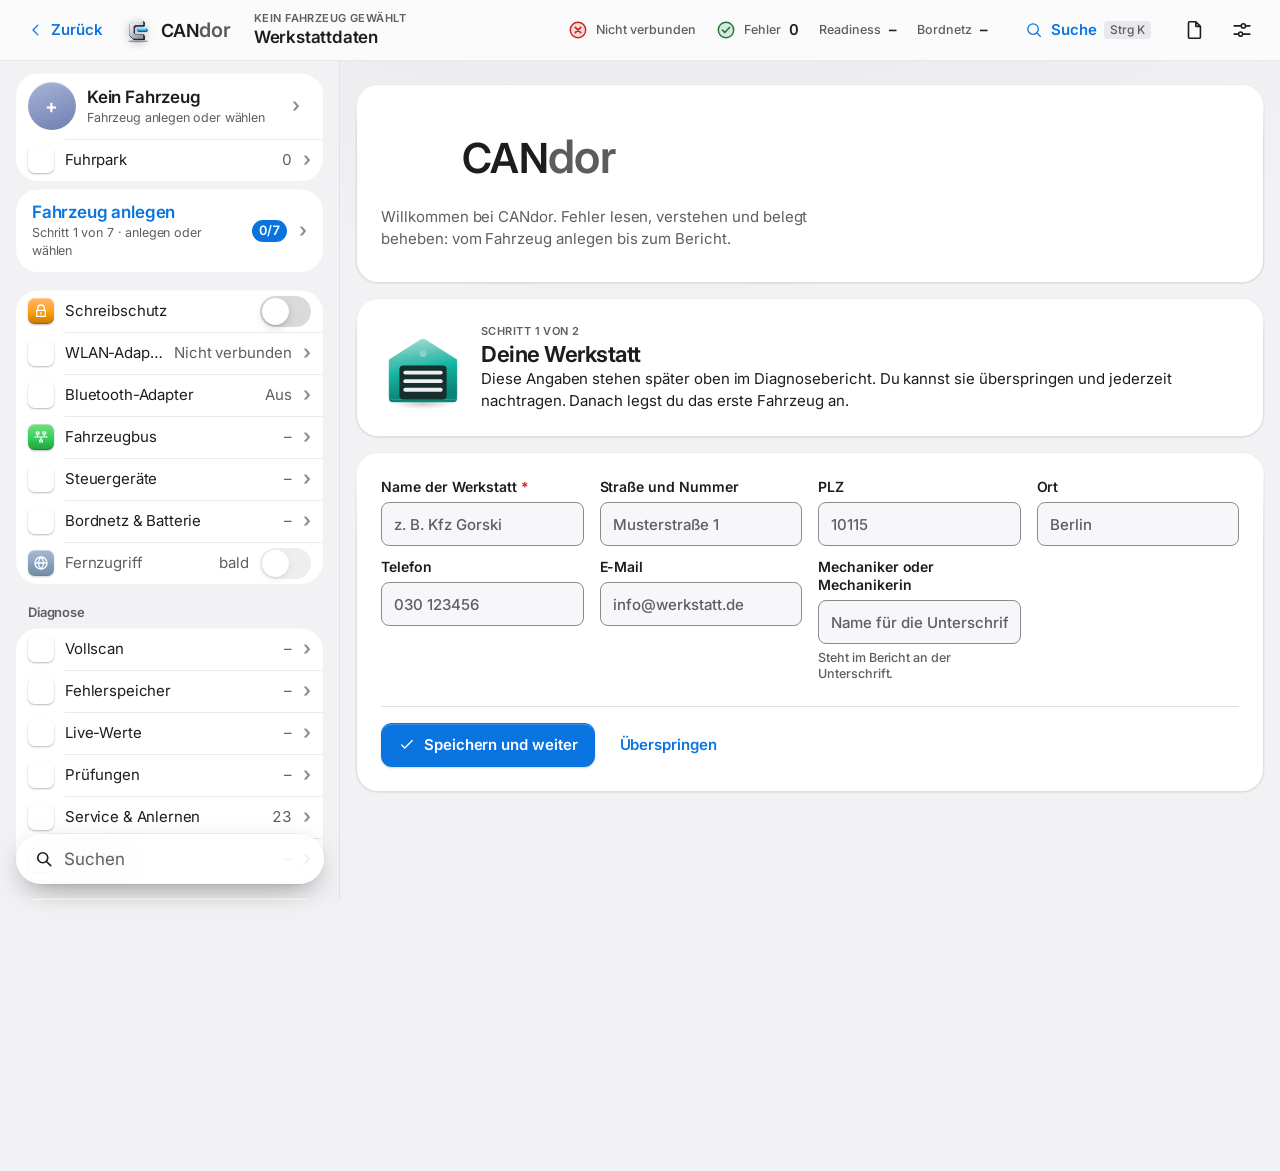
<file: index.html>
<!DOCTYPE html>
<html lang="de" data-accent="signal" data-theme="dunkel" data-touch="comfort">
<head>
<meta name="candor-quelle" content="vorschau">
<meta http-equiv="Content-Security-Policy" content="default-src 'self'; script-src 'self' 'wasm-unsafe-eval'; img-src 'self' blob: data:; connect-src 'self'; base-uri 'none'; form-action 'none'">
<link rel="manifest" href="manifest.webmanifest">
<meta name="theme-color" content="#0a0a0b">
<meta name="apple-mobile-web-app-capable" content="yes">
<meta name="mobile-web-app-capable" content="yes">
<meta name="apple-mobile-web-app-status-bar-style" content="black-translucent">
<meta name="apple-mobile-web-app-title" content="CANdor">
<meta charset="utf-8">
<title>CANdor</title>
<link rel="icon" href="marke/candor-zeichen.svg" type="image/svg+xml">
<link rel="apple-touch-icon" href="marke/candor-app-icon-180.png">
<meta name="viewport" content="width=device-width, initial-scale=1, viewport-fit=cover">
<meta name="claude:viewport-fit-sides" content="cover">
<link rel="stylesheet" href="fonts/fonts.css">
<link rel="stylesheet" href="tokens.css">
<link rel="stylesheet" href="komponenten.css">
<link rel="stylesheet" href="vendor/uPlot.min.css">
<link rel="stylesheet" href="app.css">
<link rel="stylesheet" href="views.css">
<link rel="stylesheet" href="garage.css">
<link rel="stylesheet" href="handbuch.css">
<link rel="stylesheet" href="chat.css">
<link rel="stylesheet" href="motion.css">
<link rel="stylesheet" href="feinschliff.css">

<div class="app" id="app">
  <header class="statusbar sb gutter" id="statusbar" aria-label="Kopfzeile">
    <div class="bar-nav">
      <button class="btn qt nav-btn" id="nav-back" type="button" hidden><svg class="ic" viewBox="0 0 24 24" aria-hidden="true"><use href="icons.svg#i-zurueck"/></svg><span class="lbl">Zurück</span></button>
      <button class="btn qt nav-btn brand-btn" id="nav-home" type="button" aria-label="CANdor, zur Startseite"><img class="brand-mark" src="marke/candor-zeichen.svg" alt="" width="30" height="30"><span class="wordmark lbl" aria-hidden="true"><b>CAN</b><span>dor</span></span></button>
    </div>
    <div class="who">
      <p class="eyebrow veh"><span id="v-brand"></span><span id="v-name">Kein Fahrzeug verbunden</span></p>
      <h1 id="page-title">Start</h1>
    </div>
    <button class="seg-s schip t-running task-chip" id="task-chip" type="button" hidden></button>
    <div class="status-chips" id="status-chips" aria-live="polite" aria-atomic="false"></div>
    <div class="status-tools" id="status-tools"></div>
  </header>
  <nav class="tabbar" id="tabbar" aria-label="Bereiche"></nav>

<main class="main" id="main">
    <div class="gutter">
      <div class="subnav" id="subnav" hidden></div>
      <button class="sim-band cs t-info" id="sim-band" type="button" data-info="begriff:simulator" hidden>Simulator · synthetische Werte, kein echtes Auto · antippen für Erklärung</button>
      <div class="conn-band" id="conn-band" role="alert" hidden></div>

      <!-- Start -->
      <section class="view view-start" id="view-start" aria-labelledby="page-title">
        <nav class="start-liste" id="start-liste" aria-label="Alle Bereiche"></nav>
        <div class="vcard-strip" id="vehicle-card" hidden></div>
        <section class="card ablauf" id="start-ablauf" aria-labelledby="ablauf-titel"></section>
        <div class="start-mehr" id="start-mehr">
          <button class="card hb-link" id="start-handbuch" type="button"></button>
          <form class="card km-card" id="start-km" novalidate hidden></form>
          <section class="card start-recent" id="start-recent" aria-label="Zuletzt benutzte Fahrzeuge" hidden></section>
        </div>
      </section>

      <!-- Verbinden -->
      <section class="view view-connect" id="view-connect" aria-labelledby="page-title" hidden>
        <div class="card connect">
          <div class="sec-head">
            <div class="veh-title"><span class="hero-ic" id="connect-ic" aria-hidden="true"></span><div><p class="eyebrow">Fahrzeug erkennen</p><h2>Verbinden in drei Schritten</h2></div></div>
            <span class="sm" id="connect-state" aria-live="polite">bereit</span>
          </div>
          <ol class="csteps" id="connect-steps"></ol>
          <div class="connect-help" id="connect-help" tabindex="-1" hidden></div>
          <div class="connect-actions" id="connect-actions"></div>
        </div>
      </section>

      <!-- Fahrzeugbestand: Liste und Formular -->
      <section class="view view-fahrzeuge" id="view-fahrzeuge" aria-labelledby="page-title" hidden>
        <div class="sec-head"><div><p class="eyebrow">Fahrzeuge auf diesem Gerät</p><h2>Fahrzeuge</h2></div><span class="sm" id="garage-count"></span></div>
        <div class="garage-tools">
          <label class="search-fld"><span class="sr">Fahrzeug suchen</span><input class="inp" id="garage-q" type="search" placeholder="Kennzeichen, Marke, Modell oder FIN" autocomplete="off"></label>
          <div class="seg" id="garage-sort" role="group" aria-label="Sortierung"></div>
          <button class="btn pri" id="garage-new" type="button">Neues Fahrzeug</button>
        </div>
        <div id="garage"></div>
      </section>
      <section class="view view-einstellungen" id="view-einstellungen" aria-labelledby="page-title" hidden>
        <div class="form-page" id="einstellungen"></div>
      </section>
      <section class="view view-handbuch" id="view-handbuch" aria-labelledby="page-title" hidden>
        <div id="handbuch"></div>
      </section>
      <section class="view view-werkstatt" id="view-werkstatt" aria-labelledby="page-title" hidden>
        <div class="form-page" id="werkstatt-form"></div>
      </section>
      <section class="view view-fahrzeug" id="view-fahrzeug" aria-labelledby="page-title" hidden>
        <div id="garage-form"></div>
      </section>

      <!-- Fahrzeug -->
      <section class="view view-car" id="view-car" aria-labelledby="page-title">
        <div class="card topo" id="topo-panel" data-collapsed="false" data-view="fahrzeug">
          <div class="sec-head">
            <div><p class="eyebrow">Topologie</p><h2>Steuergeräte im Fahrzeug</h2></div>
            <div class="topo-tools">
              <div class="seg" id="topo-view-toggle" role="group" aria-label="Ansicht"></div>
              <button class="btn qt topo-toggle" id="topo-toggle" type="button" aria-expanded="true">Grafik</button>
              <button class="ib" type="button" data-info="begriff:topologie" aria-label="Was zeigt die Topologie?"><span class="dot"><svg class="ic i-mark" viewBox="0 0 24 24" aria-hidden="true"><use href="icons.svg#z-info-i"/></svg></span></button>
            </div>
          </div>
          <div class="topo-stage" id="topo-stage">
            <div class="topo-corner">
              <label class="topo-bauart"><span class="sr">Bauart</span><select class="inp" id="topo-bauart"></select></label>
            </div>
            <div class="topo-canvas">
              <svg class="car" id="topo" viewBox="0 0 240 520" role="group" aria-label="Fahrzeug von oben mit Steuergeräten"></svg>
              <div class="topo-pins" id="topo-pins"></div>
            </div>
            <div class="topo-rest" id="topo-rest"></div>
          </div>
          <div class="legend" id="topo-legend" aria-live="polite"></div>
          <div class="scan-row">
            <button class="btn pri scan-btn" id="scan-btn" type="button"><span class="fill" id="scan-bar" aria-hidden="true"></span><span class="lbl" id="scan-label">Vollscan starten</span></button>
            <span class="scan-ticker mono" id="scan-ticker" aria-live="polite">bereit</span>
            <div class="bar-t scan-rm" aria-hidden="true"><i class="bar-f" id="scan-rm-bar"></i></div>
          </div>
        </div>
        <div class="stats" id="stats"></div>
        <section class="ecus">
          <div class="sec-head"><h2>Steuergeräte</h2><span class="sm" id="ecu-count"></span></div>
          <div class="list" id="ecu-list"></div>
        </section>
        <section class="timeline">
          <div class="sec-head"><div><p class="eyebrow">Fahrzeugakte</p><h2>Verlauf dieser Sitzung</h2></div></div>
          <div class="list" id="timeline" role="list"></div>
        </section>
      </section>

      <!-- Fehler -->
      <section class="view view-faults" id="view-faults" aria-labelledby="page-title" hidden>
        <div class="card hero fault-hero" id="fault-hero"></div>
        <div class="fault-main">
          <section class="fault-groups" aria-label="Fehler nach Dringlichkeit">
            <div class="list-head"><h2>Was im Speicher steht</h2><button class="btn qt small" id="obd-clear" type="button">OBD-Fehler löschen …</button></div>
            <div id="fault-list"></div>
          </section>
          <aside class="card ki" id="ki-panel" aria-label="Ursachen finden"></aside>
        </div>
      </section>

      <!-- Live -->
      <section class="view view-live" id="view-live" aria-labelledby="page-title" hidden>
        <div class="card hero live-hero" id="live-hero"></div>
        <div class="gauges" id="gauges"></div>
        <div class="deep-tabs seg" id="live-tabs" role="tablist" aria-label="Tiefer graben"></div>
        <section class="params" data-live="werte" role="tabpanel">
          <div class="list-head"><h2>Alle Messwerte</h2><span class="sm" id="live-state"></span></div>
          <div id="params"></div>
        </section>
        <section class="chartsec" data-live="diagramm" role="tabpanel" hidden>
          <div class="sec-head">
            <div><p class="eyebrow">Verlauf, letzte 10 Minuten</p><h2 id="chart-title">Messkanäle</h2></div>
            <button class="ib" type="button" data-info="begriff:sollband" aria-label="Was zeigt das Diagramm?"><span class="dot"><svg class="ic i-mark" viewBox="0 0 24 24" aria-hidden="true"><use href="icons.svg#z-info-i"/></svg></span></button>
          </div>
          <div class="chan-pick" id="chan-pick"></div>
          <div class="charts" id="charts"></div>
          <div class="scrub-box" id="scrub" hidden></div>
        </section>
        <section class="recsec" data-live="aufnahme" role="tabpanel" hidden>
          <div class="sec-head">
            <div><p class="eyebrow">Sporadische Fehler einfangen</p><h2>Aufnahme</h2></div>
            <button class="ib" type="button" data-info="begriff:aufnahme" aria-label="Wie funktioniert die Aufnahme?"><span class="dot"><svg class="ic i-mark" viewBox="0 0 24 24" aria-hidden="true"><use href="icons.svg#z-info-i"/></svg></span></button>
          </div>
          <div class="card rec-box" id="rec-box"></div>
          <div class="list recs" id="recordings"></div>
        </section>
      </section>

      <!-- Prüfen -->
      <section class="view view-check" id="view-check" aria-labelledby="page-title" hidden>
        <div class="tiles" id="check-tiles"></div>
        <section class="sub" data-sub="pfade" hidden>
          <div class="sec-head">
            <div><p class="eyebrow">Schritt für Schritt bis Pass oder Fail</p><h2>Geführte Prüfpfade</h2></div>
            <button class="ib" type="button" data-info="begriff:pruefpfad" aria-label="Was ist ein Prüfpfad?"><span class="dot"><svg class="ic i-mark" viewBox="0 0 24 24" aria-hidden="true"><use href="icons.svg#z-info-i"/></svg></span></button>
          </div>
          <div id="pfade"></div>
        </section>
        <section class="sub" data-sub="soll" hidden>
          <div class="sec-head">
            <div><p class="eyebrow">Vollanalyse</p><h2>Ist gegen Soll</h2></div>
            <button class="ib" type="button" data-info="begriff:richtwert" aria-label="Richtwert"><span class="dot"><svg class="ic i-mark" viewBox="0 0 24 24" aria-hidden="true"><use href="icons.svg#z-info-i"/></svg></span></button>
          </div>
          <p class="sm" id="soll-state"></p>
          <div class="list" id="soll"></div>
        </section>
        <section class="sub" data-sub="bereitschaft" hidden>
          <div class="sec-head">
            <div><p class="eyebrow">AU-Vorbereitung</p><h2>Bereitschaftstests</h2></div>
            <button class="ib" type="button" data-info="begriff:readiness" aria-label="Readiness"><span class="dot"><svg class="ic i-mark" viewBox="0 0 24 24" aria-hidden="true"><use href="icons.svg#z-info-i"/></svg></span></button>
          </div>
          <div class="list" id="readiness"></div>
        </section>
        <section class="sub" data-sub="freeze" hidden>
          <div class="sec-head">
            <div><p class="eyebrow">Momentaufnahme beim Fehler</p><h2 id="freeze-title">Freeze-Frame</h2></div>
            <button class="ib" type="button" data-info="begriff:freeze" aria-label="Freeze-Frame"><span class="dot"><svg class="ic i-mark" viewBox="0 0 24 24" aria-hidden="true"><use href="icons.svg#z-info-i"/></svg></span></button>
          </div>
          <div class="list" id="freeze"></div>
        </section>
        <section class="sub" data-sub="did" hidden>
          <div class="sec-head">
            <div><p class="eyebrow">Eigene Werte entdecken</p><h2>DID lesen</h2></div>
            <button class="ib" type="button" data-info="begriff:did" aria-label="DID"><span class="dot"><svg class="ic i-mark" viewBox="0 0 24 24" aria-hidden="true"><use href="icons.svg#z-info-i"/></svg></span></button>
          </div>
          <form class="form" id="did-form">
            <label class="fld" for="did-addr"><span class="lab">Adresse</span><input class="inp hex" id="did-addr" value="7E0" maxlength="3" autocomplete="off"></label>
            <label class="fld" for="did-id"><span class="lab">DID</span><input class="inp hex" id="did-id" value="F190" maxlength="4" autocomplete="off"></label>
            <button class="btn sec" type="submit">Lesen</button>
          </form>
          <div class="card did-result" id="did-result" hidden></div>
        </section>
        <section class="sub" data-sub="rmi" hidden>
          <div class="sec-head">
            <div><p class="eyebrow">Herstellerdokumente</p><h2>RMI-Suche</h2></div>
            <button class="ib" type="button" data-info="begriff:rmi" aria-label="RMI"><span class="dot"><svg class="ic i-mark" viewBox="0 0 24 24" aria-hidden="true"><use href="icons.svg#z-info-i"/></svg></span></button>
          </div>
          <form class="form" id="rmi-form">
            <label class="fld" for="rmi-q"><span class="lab">Suchbegriff</span><input class="inp" id="rmi-q" value="P0301" autocomplete="off"></label>
            <span></span>
            <button class="btn sec" type="submit">Suchen</button>
          </form>
          <div class="list" id="rmi-result"></div>
        </section>
      </section>

      <!-- Unterseiten im Apple-Stil (seiten.js) -->
      <section class="view view-seite" id="view-seite" aria-labelledby="page-title" hidden>
        <div class="li-seite" id="seite"></div>
      </section>

      <!-- Bordnetz & Batterie (bordnetz.js) -->
      <section class="view view-bordnetz" id="view-bordnetz" aria-labelledby="page-title" hidden>
        <div class="li-seite" id="bordnetz"></div>
      </section>

      <!-- Service und Anlernen (service.js) -->
      <section class="view view-service" id="view-service" aria-labelledby="page-title" hidden>
        <div class="sv-layout">
          <div class="sv-katalog">
            <label class="sv-such"><span class="sr">Was hast du gemacht?</span>
              <svg class="ic" viewBox="0 0 24 24" aria-hidden="true"><use href="icons.svg#i-suche"/></svg>
              <input class="inp" id="sv-suche" type="search" placeholder="Was hast du gemacht? Etwa: neue Batterie, Beläge hinten" autocomplete="off"></label>
            <div id="sv-liste"></div>
          </div>
          <aside class="sv-assistent card" id="sv-assistent" aria-label="Assistent für die gewählte Funktion"></aside>
        </div>
        <section class="card sv-buch" id="sv-buch" aria-label="Betriebsbuch"></section>
      </section>

      <!-- KI-Chat (chat.js) -->
      <section class="view view-agent" id="view-agent" aria-labelledby="page-title" hidden>
        <div class="cx-ambient" aria-hidden="true"></div>
        <aside class="cx-side" id="cx-side" aria-label="Chat-Verlauf"></aside>
        <div class="cx-schleier" id="cx-schleier" hidden></div>
        <div class="cx-main">
        <div class="cx-top">
          <button class="icb cx-verlauf-btn" id="cx-verlauf" type="button" aria-label="Chat-Verlauf öffnen" aria-controls="cx-side" aria-expanded="false"><svg viewBox="0 0 24 24" aria-hidden="true"><path d="M4 6h16M4 12h16M4 18h10"/></svg></button>
          <h2 class="cx-titel" id="cx-titel">Neuer Chat</h2>
          <button class="icb cx-neu-btn" id="cx-clear" type="button" aria-label="Neuer Chat" title="Neuer Chat"><svg viewBox="0 0 24 24" aria-hidden="true"><path d="M12 4H6a2 2 0 0 0-2 2v12a2 2 0 0 0 2 2h12a2 2 0 0 0 2-2v-6M17.5 3.5a2.1 2.1 0 0 1 3 3L12 15l-4 1 1-4z"/></svg></button>
        </div>
        <div class="cx-log" id="cx-log" aria-live="polite"></div>
        <form class="cx-composer glass" id="cx-composer" novalidate>
          <div class="cx-chips" id="cx-chips" hidden></div>
          <label class="sr" for="cx-input">Nachricht an die KI</label>
          <textarea class="cx-input" id="cx-input" rows="1" placeholder="Frag etwas zum Auto …" autocomplete="off"></textarea>
          <div class="cx-bar">
            <button class="cx-ib" id="cx-plus" type="button" aria-label="Anhängen und mehr" aria-haspopup="menu"><svg viewBox="0 0 24 24" aria-hidden="true"><path d="M12 5v14M5 12h14"/></svg></button>
            <span class="cx-grow"></span>
            <button class="cx-ib" id="cx-mic" type="button" aria-label="Diktieren" aria-pressed="false"><svg viewBox="0 0 24 24" aria-hidden="true"><rect x="9" y="3" width="6" height="11" rx="3"/><path d="M5 11a7 7 0 0 0 14 0M12 18v3M8 21h8"/></svg></button>
            <button class="cx-send" id="cx-send" type="submit" aria-label="Senden" disabled><svg viewBox="0 0 24 24" aria-hidden="true"><path d="M12 19V5M6 11l6-6 6 6"/></svg></button>
            <button class="cx-send stop" id="cx-stop" type="button" aria-label="Antwort stoppen" hidden><svg viewBox="0 0 24 24" aria-hidden="true"><rect x="7" y="7" width="10" height="10" rx="2"/></svg></button>
          </div>
          <input type="file" id="cx-file" accept=".pdf,.txt,.csv,.log,.json,.md,.xml,application/pdf,text/plain" multiple hidden>
          <input type="file" id="cx-image" accept="image/png,image/jpeg,image/webp,image/gif" multiple hidden>
          <input type="file" id="cx-camera" accept="image/*" capture="environment" hidden>
        </form>
        <div class="cx-vorschlaege" id="cx-vorschlaege" hidden></div>
        <p class="cx-hinweis">KI-Assistent (Claude). Die KI kann sich irren und führt nichts selbst aus. Kennzeichen und FIN werden vor dem Senden entfernt; bitte keine Namen, Fotos vom Fahrzeugschein oder Rechnungen anhängen.</p>
        </div>
      </section>

      <!-- Bericht -->
      <section class="view view-report" id="view-report" aria-labelledby="page-title" hidden>
        <div class="sec-head no-print">
          <div><p class="eyebrow">Vorher und nachher, lokal, ohne Hersteller-Cloud</p><h2>Diagnosebericht</h2></div>
          <button class="ib" type="button" data-info="begriff:bericht" aria-label="Was steht im Bericht?"><span class="dot"><svg class="ic i-mark" viewBox="0 0 24 24" aria-hidden="true"><use href="icons.svg#z-info-i"/></svg></span></button>
        </div>
        <div class="report-tools no-print" id="report-tools"></div>
        <article class="card paper" id="report"></article>
      </section>

      <!-- Verlauf -->
      <section class="view view-history" id="view-history" aria-labelledby="page-title" hidden>
        <div class="sec-head"><div><p class="eyebrow">Frühere Diagnosen auf diesem Gerät</p><h2>Diagnoseverlauf</h2></div><span class="sm" id="history-count"></span></div>
        <div id="history"></div>
      </section>

      <!-- Detailseite: Infos und Erklärungen als eigene Seite -->
      <section class="view view-detail" id="view-detail" aria-labelledby="page-title" hidden>
        <article class="card detail" id="pane-body" tabindex="-1"></article>
      </section>
    </div>
  </main>

  <dialog class="approval" id="approval" aria-label="Freigabe"><div class="dlg" id="approval-body"></div></dialog>
  <dialog class="vorgang" id="vorgang" aria-label="Vorgang"><div class="dlg" id="vorgang-body"></div></dialog>
  <dialog class="palette" id="palette" aria-label="Suche"><div class="pal" id="palette-body"></div></dialog>
  <div class="toast" id="toast" role="status" aria-live="polite" hidden></div>
</div>

<script src="vendor/uPlot.iife.min.js"></script>
<script type="module" src="app.js"></script>
<script src="sw-anmelden.js"></script>
</body>
</html>
</file>
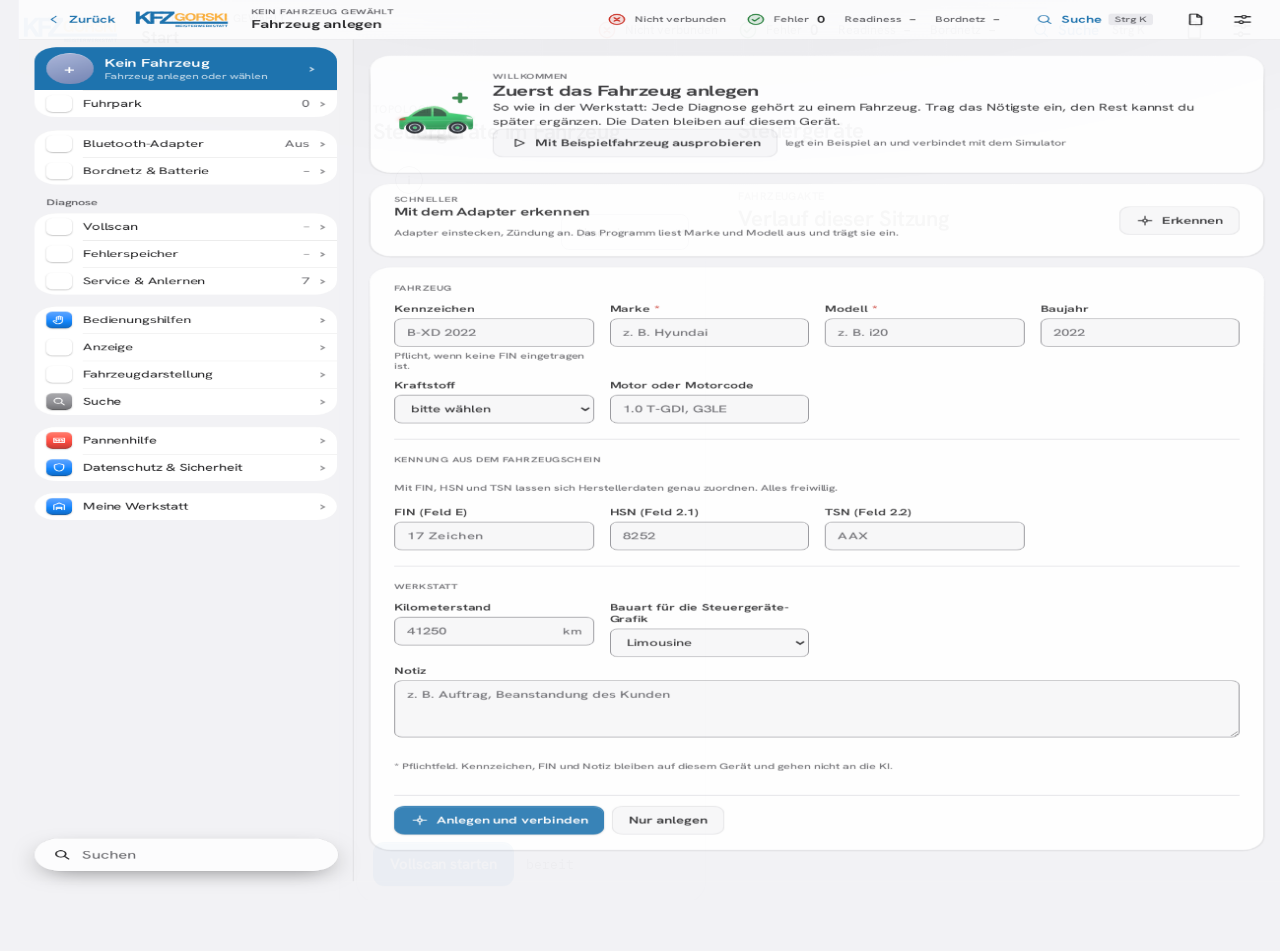
<file: kunde/index.html>
<!DOCTYPE html>
<html lang="de" data-edition="kunde" data-accent="signal" data-theme="dunkel" data-touch="comfort">
<head>
<meta name="candor-quelle" content="vorschau">
<meta http-equiv="Content-Security-Policy" content="default-src 'self'; script-src 'self' 'wasm-unsafe-eval'; img-src 'self' blob: data:; connect-src 'self'; base-uri 'none'; form-action 'none'">
<link rel="manifest" href="manifest.webmanifest">
<meta name="theme-color" content="#0a0a0b">
<meta name="apple-mobile-web-app-capable" content="yes">
<meta name="mobile-web-app-capable" content="yes">
<meta name="apple-mobile-web-app-status-bar-style" content="black-translucent">
<meta name="apple-mobile-web-app-title" content="Mein Auto prüfen">
<meta charset="utf-8">
<meta name="robots" content="noindex, nofollow">
<title>Mein Auto prüfen · KFZ Gorski</title>
<link rel="icon" href="marke/mandant-zeichen.svg" type="image/svg+xml">
<link rel="apple-touch-icon" href="marke/candor-app-icon-180.png">
<meta name="viewport" content="width=device-width, initial-scale=1, viewport-fit=cover">
<meta name="claude:viewport-fit-sides" content="cover">
<link rel="stylesheet" href="fonts/fonts.css">
<link rel="stylesheet" href="tokens.css">
<link rel="stylesheet" href="komponenten.css">
<link rel="stylesheet" href="vendor/uPlot.min.css">
<link rel="stylesheet" href="app.css">
<link rel="stylesheet" href="views.css">
<link rel="stylesheet" href="garage.css">
<link rel="stylesheet" href="handbuch.css">
<link rel="stylesheet" href="chat.css">
<link rel="stylesheet" href="motion.css">
<link rel="stylesheet" href="feinschliff.css">
<link rel="stylesheet" href="mandant.css">

<div class="app" id="app">
  <header class="statusbar sb gutter" id="statusbar" aria-label="Kopfzeile">
    <div class="bar-nav">
      <button class="btn qt nav-btn" id="nav-back" type="button" hidden><svg class="ic" viewBox="0 0 24 24" aria-hidden="true"><use href="icons.svg#i-zurueck"/></svg><span class="lbl">Zurück</span></button>
      <button class="btn qt nav-btn brand-btn" id="nav-home" type="button" aria-label="CANdor, zur Startseite"><img class="brand-mark" src="marke/candor-zeichen.svg" alt="" width="30" height="30"><span class="wordmark lbl" aria-hidden="true"><b>CAN</b><span>dor</span></span></button>
    </div>
    <div class="who">
      <p class="eyebrow veh"><span id="v-brand"></span><span id="v-name">Kein Fahrzeug verbunden</span></p>
      <h1 id="page-title">Start</h1>
    </div>
    <button class="seg-s schip t-running task-chip" id="task-chip" type="button" hidden></button>
    <div class="status-chips" id="status-chips" aria-live="polite" aria-atomic="false"></div>
    <div class="status-tools" id="status-tools"></div>
  </header>
  <nav class="tabbar" id="tabbar" aria-label="Bereiche"></nav>

<main class="main" id="main">
    <div class="gutter">
      <div class="subnav" id="subnav" hidden></div>
      <button class="sim-band cs t-info" id="sim-band" type="button" data-info="begriff:simulator" hidden>Simulator · synthetische Werte, kein echtes Auto · antippen für Erklärung</button>
      <div class="conn-band" id="conn-band" role="alert" hidden></div>

      <!-- Start -->
      <section class="view view-start" id="view-start" aria-labelledby="page-title">
        <nav class="start-liste" id="start-liste" aria-label="Alle Bereiche"></nav>
        <div class="vcard-strip" id="vehicle-card" hidden></div>
        <section class="card ablauf" id="start-ablauf" aria-labelledby="ablauf-titel"></section>
        <div class="start-mehr" id="start-mehr">
          <button class="card hb-link" id="start-handbuch" type="button"></button>
          <form class="card km-card" id="start-km" novalidate hidden></form>
          <section class="card start-recent" id="start-recent" aria-label="Zuletzt benutzte Fahrzeuge" hidden></section>
        </div>
      </section>

      <!-- Verbinden -->
      <section class="view view-connect" id="view-connect" aria-labelledby="page-title" hidden>
        <div class="card connect">
          <div class="sec-head">
            <div class="veh-title"><span class="hero-ic" id="connect-ic" aria-hidden="true"></span><div><p class="eyebrow">Fahrzeug erkennen</p><h2>Verbinden in drei Schritten</h2></div></div>
            <span class="sm" id="connect-state" aria-live="polite">bereit</span>
          </div>
          <ol class="csteps" id="connect-steps"></ol>
          <div class="connect-help" id="connect-help" tabindex="-1" hidden></div>
          <div class="connect-actions" id="connect-actions"></div>
        </div>
      </section>

      <!-- Fahrzeugbestand: Liste und Formular -->
      <section class="view view-fahrzeuge" id="view-fahrzeuge" aria-labelledby="page-title" hidden>
        <div class="sec-head"><div><p class="eyebrow">Fahrzeuge auf diesem Gerät</p><h2>Fahrzeuge</h2></div><span class="sm" id="garage-count"></span></div>
        <div class="garage-tools">
          <label class="search-fld"><span class="sr">Fahrzeug suchen</span><input class="inp" id="garage-q" type="search" placeholder="Kennzeichen, Marke, Modell oder FIN" autocomplete="off"></label>
          <div class="seg" id="garage-sort" role="group" aria-label="Sortierung"></div>
          <button class="btn pri" id="garage-new" type="button">Neues Fahrzeug</button>
        </div>
        <div id="garage"></div>
      </section>
      <section class="view view-einstellungen" id="view-einstellungen" aria-labelledby="page-title" hidden>
        <div class="form-page" id="einstellungen"></div>
      </section>
      <section class="view view-handbuch" id="view-handbuch" aria-labelledby="page-title" hidden>
        <div id="handbuch"></div>
      </section>
      <section class="view view-werkstatt" id="view-werkstatt" aria-labelledby="page-title" hidden>
        <div class="form-page" id="werkstatt-form"></div>
      </section>
      <section class="view view-fahrzeug" id="view-fahrzeug" aria-labelledby="page-title" hidden>
        <div id="garage-form"></div>
      </section>

      <!-- Fahrzeug -->
      <section class="view view-car" id="view-car" aria-labelledby="page-title">
        <div class="card topo" id="topo-panel" data-collapsed="false" data-view="fahrzeug">
          <div class="sec-head">
            <div><p class="eyebrow">Topologie</p><h2>Steuergeräte im Fahrzeug</h2></div>
            <div class="topo-tools">
              <div class="seg" id="topo-view-toggle" role="group" aria-label="Ansicht"></div>
              <button class="btn qt topo-toggle" id="topo-toggle" type="button" aria-expanded="true">Grafik</button>
              <button class="ib" type="button" data-info="begriff:topologie" aria-label="Was zeigt die Topologie?"><span class="dot"><svg class="ic i-mark" viewBox="0 0 24 24" aria-hidden="true"><use href="icons.svg#z-info-i"/></svg></span></button>
            </div>
          </div>
          <div class="topo-stage" id="topo-stage">
            <div class="topo-corner">
              <label class="topo-bauart"><span class="sr">Bauart</span><select class="inp" id="topo-bauart"></select></label>
            </div>
            <div class="topo-canvas">
              <svg class="car" id="topo" viewBox="0 0 240 520" role="group" aria-label="Fahrzeug von oben mit Steuergeräten"></svg>
              <div class="topo-pins" id="topo-pins"></div>
            </div>
            <div class="topo-rest" id="topo-rest"></div>
          </div>
          <div class="legend" id="topo-legend" aria-live="polite"></div>
          <div class="scan-row">
            <button class="btn pri scan-btn" id="scan-btn" type="button"><span class="fill" id="scan-bar" aria-hidden="true"></span><span class="lbl" id="scan-label">Vollscan starten</span></button>
            <span class="scan-ticker mono" id="scan-ticker" aria-live="polite">bereit</span>
            <div class="bar-t scan-rm" aria-hidden="true"><i class="bar-f" id="scan-rm-bar"></i></div>
          </div>
        </div>
        <div class="stats" id="stats"></div>
        <section class="ecus">
          <div class="sec-head"><h2>Steuergeräte</h2><span class="sm" id="ecu-count"></span></div>
          <div class="list" id="ecu-list"></div>
        </section>
        <section class="timeline">
          <div class="sec-head"><div><p class="eyebrow">Fahrzeugakte</p><h2>Verlauf dieser Sitzung</h2></div></div>
          <div class="list" id="timeline" role="list"></div>
        </section>
      </section>

      <!-- Fehler -->
      <section class="view view-faults" id="view-faults" aria-labelledby="page-title" hidden>
        <div class="card hero fault-hero" id="fault-hero"></div>
        <div class="fault-main">
          <section class="fault-groups" aria-label="Fehler nach Dringlichkeit">
            <div class="list-head"><h2>Was im Speicher steht</h2><button class="btn qt small" id="obd-clear" type="button">OBD-Fehler löschen …</button></div>
            <div id="fault-list"></div>
          </section>
          <aside class="card ki" id="ki-panel" aria-label="Ursachen finden"></aside>
        </div>
      </section>

      <!-- Live -->
      <section class="view view-live" id="view-live" aria-labelledby="page-title" hidden>
        <div class="card hero live-hero" id="live-hero"></div>
        <div class="gauges" id="gauges"></div>
        <div class="deep-tabs seg" id="live-tabs" role="tablist" aria-label="Tiefer graben"></div>
        <section class="params" data-live="werte" role="tabpanel">
          <div class="list-head"><h2>Alle Messwerte</h2><span class="sm" id="live-state"></span></div>
          <div id="params"></div>
        </section>
        <section class="chartsec" data-live="diagramm" role="tabpanel" hidden>
          <div class="sec-head">
            <div><p class="eyebrow">Verlauf, letzte 10 Minuten</p><h2 id="chart-title">Messkanäle</h2></div>
            <button class="ib" type="button" data-info="begriff:sollband" aria-label="Was zeigt das Diagramm?"><span class="dot"><svg class="ic i-mark" viewBox="0 0 24 24" aria-hidden="true"><use href="icons.svg#z-info-i"/></svg></span></button>
          </div>
          <div class="chan-pick" id="chan-pick"></div>
          <div class="charts" id="charts"></div>
          <div class="scrub-box" id="scrub" hidden></div>
        </section>
        <section class="recsec" data-live="aufnahme" role="tabpanel" hidden>
          <div class="sec-head">
            <div><p class="eyebrow">Sporadische Fehler einfangen</p><h2>Aufnahme</h2></div>
            <button class="ib" type="button" data-info="begriff:aufnahme" aria-label="Wie funktioniert die Aufnahme?"><span class="dot"><svg class="ic i-mark" viewBox="0 0 24 24" aria-hidden="true"><use href="icons.svg#z-info-i"/></svg></span></button>
          </div>
          <div class="card rec-box" id="rec-box"></div>
          <div class="list recs" id="recordings"></div>
        </section>
      </section>

      <!-- Prüfen -->
      <section class="view view-check" id="view-check" aria-labelledby="page-title" hidden>
        <div class="tiles" id="check-tiles"></div>
        <section class="sub" data-sub="pfade" hidden>
          <div class="sec-head">
            <div><p class="eyebrow">Schritt für Schritt bis Pass oder Fail</p><h2>Geführte Prüfpfade</h2></div>
            <button class="ib" type="button" data-info="begriff:pruefpfad" aria-label="Was ist ein Prüfpfad?"><span class="dot"><svg class="ic i-mark" viewBox="0 0 24 24" aria-hidden="true"><use href="icons.svg#z-info-i"/></svg></span></button>
          </div>
          <div id="pfade"></div>
        </section>
        <section class="sub" data-sub="soll" hidden>
          <div class="sec-head">
            <div><p class="eyebrow">Vollanalyse</p><h2>Ist gegen Soll</h2></div>
            <button class="ib" type="button" data-info="begriff:richtwert" aria-label="Richtwert"><span class="dot"><svg class="ic i-mark" viewBox="0 0 24 24" aria-hidden="true"><use href="icons.svg#z-info-i"/></svg></span></button>
          </div>
          <p class="sm" id="soll-state"></p>
          <div class="list" id="soll"></div>
        </section>
        <section class="sub" data-sub="bereitschaft" hidden>
          <div class="sec-head">
            <div><p class="eyebrow">AU-Vorbereitung</p><h2>Bereitschaftstests</h2></div>
            <button class="ib" type="button" data-info="begriff:readiness" aria-label="Readiness"><span class="dot"><svg class="ic i-mark" viewBox="0 0 24 24" aria-hidden="true"><use href="icons.svg#z-info-i"/></svg></span></button>
          </div>
          <div class="list" id="readiness"></div>
        </section>
        <section class="sub" data-sub="freeze" hidden>
          <div class="sec-head">
            <div><p class="eyebrow">Momentaufnahme beim Fehler</p><h2 id="freeze-title">Freeze-Frame</h2></div>
            <button class="ib" type="button" data-info="begriff:freeze" aria-label="Freeze-Frame"><span class="dot"><svg class="ic i-mark" viewBox="0 0 24 24" aria-hidden="true"><use href="icons.svg#z-info-i"/></svg></span></button>
          </div>
          <div class="list" id="freeze"></div>
        </section>
        <section class="sub" data-sub="did" hidden>
          <div class="sec-head">
            <div><p class="eyebrow">Eigene Werte entdecken</p><h2>DID lesen</h2></div>
            <button class="ib" type="button" data-info="begriff:did" aria-label="DID"><span class="dot"><svg class="ic i-mark" viewBox="0 0 24 24" aria-hidden="true"><use href="icons.svg#z-info-i"/></svg></span></button>
          </div>
          <form class="form" id="did-form">
            <label class="fld" for="did-addr"><span class="lab">Adresse</span><input class="inp hex" id="did-addr" value="7E0" maxlength="3" autocomplete="off"></label>
            <label class="fld" for="did-id"><span class="lab">DID</span><input class="inp hex" id="did-id" value="F190" maxlength="4" autocomplete="off"></label>
            <button class="btn sec" type="submit">Lesen</button>
          </form>
          <div class="card did-result" id="did-result" hidden></div>
        </section>
        <section class="sub" data-sub="rmi" hidden>
          <div class="sec-head">
            <div><p class="eyebrow">Herstellerdokumente</p><h2>RMI-Suche</h2></div>
            <button class="ib" type="button" data-info="begriff:rmi" aria-label="RMI"><span class="dot"><svg class="ic i-mark" viewBox="0 0 24 24" aria-hidden="true"><use href="icons.svg#z-info-i"/></svg></span></button>
          </div>
          <form class="form" id="rmi-form">
            <label class="fld" for="rmi-q"><span class="lab">Suchbegriff</span><input class="inp" id="rmi-q" value="P0301" autocomplete="off"></label>
            <span></span>
            <button class="btn sec" type="submit">Suchen</button>
          </form>
          <div class="list" id="rmi-result"></div>
        </section>
      </section>

      <!-- Unterseiten im Apple-Stil (seiten.js) -->
      <section class="view view-seite" id="view-seite" aria-labelledby="page-title" hidden>
        <div class="li-seite" id="seite"></div>
      </section>

      <!-- Bordnetz & Batterie (bordnetz.js) -->
      <section class="view view-bordnetz" id="view-bordnetz" aria-labelledby="page-title" hidden>
        <div class="li-seite" id="bordnetz"></div>
      </section>

      <!-- Service und Anlernen (service.js) -->
      <section class="view view-service" id="view-service" aria-labelledby="page-title" hidden>
        <div class="sv-layout">
          <div class="sv-katalog">
            <label class="sv-such"><span class="sr">Was hast du gemacht?</span>
              <svg class="ic" viewBox="0 0 24 24" aria-hidden="true"><use href="icons.svg#i-suche"/></svg>
              <input class="inp" id="sv-suche" type="search" placeholder="Was hast du gemacht? Etwa: neue Batterie, Beläge hinten" autocomplete="off"></label>
            <div id="sv-liste"></div>
          </div>
          <aside class="sv-assistent card" id="sv-assistent" aria-label="Assistent für die gewählte Funktion"></aside>
        </div>
        <section class="card sv-buch" id="sv-buch" aria-label="Betriebsbuch"></section>
      </section>

      <!-- KI-Chat (chat.js) -->
      <section class="view view-agent" id="view-agent" aria-labelledby="page-title" hidden>
        <div class="cx-ambient" aria-hidden="true"></div>
        <aside class="cx-side" id="cx-side" aria-label="Chat-Verlauf"></aside>
        <div class="cx-schleier" id="cx-schleier" hidden></div>
        <div class="cx-main">
        <div class="cx-top">
          <button class="icb cx-verlauf-btn" id="cx-verlauf" type="button" aria-label="Chat-Verlauf öffnen" aria-controls="cx-side" aria-expanded="false"><svg viewBox="0 0 24 24" aria-hidden="true"><path d="M4 6h16M4 12h16M4 18h10"/></svg></button>
          <h2 class="cx-titel" id="cx-titel">Neuer Chat</h2>
          <button class="icb cx-neu-btn" id="cx-clear" type="button" aria-label="Neuer Chat" title="Neuer Chat"><svg viewBox="0 0 24 24" aria-hidden="true"><path d="M12 4H6a2 2 0 0 0-2 2v12a2 2 0 0 0 2 2h12a2 2 0 0 0 2-2v-6M17.5 3.5a2.1 2.1 0 0 1 3 3L12 15l-4 1 1-4z"/></svg></button>
        </div>
        <div class="cx-log" id="cx-log" aria-live="polite"></div>
        <form class="cx-composer glass" id="cx-composer" novalidate>
          <div class="cx-chips" id="cx-chips" hidden></div>
          <label class="sr" for="cx-input">Nachricht an die KI</label>
          <textarea class="cx-input" id="cx-input" rows="1" placeholder="Frag etwas zum Auto …" autocomplete="off"></textarea>
          <div class="cx-bar">
            <button class="cx-ib" id="cx-plus" type="button" aria-label="Anhängen und mehr" aria-haspopup="menu"><svg viewBox="0 0 24 24" aria-hidden="true"><path d="M12 5v14M5 12h14"/></svg></button>
            <span class="cx-grow"></span>
            <button class="cx-ib" id="cx-mic" type="button" aria-label="Diktieren" aria-pressed="false"><svg viewBox="0 0 24 24" aria-hidden="true"><rect x="9" y="3" width="6" height="11" rx="3"/><path d="M5 11a7 7 0 0 0 14 0M12 18v3M8 21h8"/></svg></button>
            <button class="cx-send" id="cx-send" type="submit" aria-label="Senden" disabled><svg viewBox="0 0 24 24" aria-hidden="true"><path d="M12 19V5M6 11l6-6 6 6"/></svg></button>
            <button class="cx-send stop" id="cx-stop" type="button" aria-label="Antwort stoppen" hidden><svg viewBox="0 0 24 24" aria-hidden="true"><rect x="7" y="7" width="10" height="10" rx="2"/></svg></button>
          </div>
          <input type="file" id="cx-file" accept=".pdf,.txt,.csv,.log,.json,.md,.xml,application/pdf,text/plain" multiple hidden>
          <input type="file" id="cx-image" accept="image/png,image/jpeg,image/webp,image/gif" multiple hidden>
          <input type="file" id="cx-camera" accept="image/*" capture="environment" hidden>
        </form>
        <div class="cx-vorschlaege" id="cx-vorschlaege" hidden></div>
        <p class="cx-hinweis">KI-Assistent (Claude). Die KI kann sich irren und führt nichts selbst aus. Kennzeichen und FIN werden vor dem Senden entfernt; bitte keine Namen, Fotos vom Fahrzeugschein oder Rechnungen anhängen.</p>
        </div>
      </section>

      <!-- Bericht -->
      <section class="view view-report" id="view-report" aria-labelledby="page-title" hidden>
        <div class="sec-head no-print">
          <div><p class="eyebrow">Vorher und nachher, lokal, ohne Hersteller-Cloud</p><h2>Diagnosebericht</h2></div>
          <button class="ib" type="button" data-info="begriff:bericht" aria-label="Was steht im Bericht?"><span class="dot"><svg class="ic i-mark" viewBox="0 0 24 24" aria-hidden="true"><use href="icons.svg#z-info-i"/></svg></span></button>
        </div>
        <div class="report-tools no-print" id="report-tools"></div>
        <article class="card paper" id="report"></article>
      </section>

      <!-- Verlauf -->
      <section class="view view-history" id="view-history" aria-labelledby="page-title" hidden>
        <div class="sec-head"><div><p class="eyebrow">Frühere Diagnosen auf diesem Gerät</p><h2>Diagnoseverlauf</h2></div><span class="sm" id="history-count"></span></div>
        <div id="history"></div>
      </section>

      <!-- Detailseite: Infos und Erklärungen als eigene Seite -->
      <section class="view view-detail" id="view-detail" aria-labelledby="page-title" hidden>
        <article class="card detail" id="pane-body" tabindex="-1"></article>
      </section>
    </div>
  </main>

  <dialog class="approval" id="approval" aria-label="Freigabe"><div class="dlg" id="approval-body"></div></dialog>
  <dialog class="vorgang" id="vorgang" aria-label="Vorgang"><div class="dlg" id="vorgang-body"></div></dialog>
  <dialog class="palette" id="palette" aria-label="Suche"><div class="pal" id="palette-body"></div></dialog>
  <div class="toast" id="toast" role="status" aria-live="polite" hidden></div>
</div>

<script src="vendor/uPlot.iife.min.js"></script>
<script type="module" src="app.js"></script>
<script src="sw-anmelden.js"></script>
</body>
</html>
</file>
<file: fonts/fonts.css>
/* Lokale Schriften (SIL Open Font License 1.1, Lizenzen OFL-*.txt). Kein externer Abruf, CSP default-src self bleibt erfüllt. */
@font-face{font-family:'Barlow';src:url('Barlow-Regular.woff2') format('woff2');font-weight:400;font-style:normal;font-display:swap}
@font-face{font-family:'Barlow';src:url('Barlow-Medium.woff2') format('woff2');font-weight:500;font-style:normal;font-display:swap}
@font-face{font-family:'Barlow';src:url('Barlow-SemiBold.woff2') format('woff2');font-weight:600;font-style:normal;font-display:swap}
@font-face{font-family:'Barlow';src:url('Barlow-Bold.woff2') format('woff2');font-weight:700;font-style:normal;font-display:swap}
@font-face{font-family:'Barlow Semi Condensed';src:url('BarlowSemiCondensed-Medium.woff2') format('woff2');font-weight:500;font-style:normal;font-display:swap}
@font-face{font-family:'Barlow Semi Condensed';src:url('BarlowSemiCondensed-SemiBold.woff2') format('woff2');font-weight:600;font-style:normal;font-display:swap}
@font-face{font-family:'Barlow Semi Condensed';src:url('BarlowSemiCondensed-Bold.woff2') format('woff2');font-weight:700;font-style:normal;font-display:swap}
@font-face{font-family:'IBM Plex Mono';src:url('IBMPlexMono-Regular.woff2') format('woff2');font-weight:400;font-style:normal;font-display:swap}
@font-face{font-family:'IBM Plex Mono';src:url('IBMPlexMono-Medium.woff2') format('woff2');font-weight:500;font-style:normal;font-display:swap}
@font-face{font-family:'IBM Plex Mono';src:url('IBMPlexMono-SemiBold.woff2') format('woff2');font-weight:600;font-style:normal;font-display:swap}
/* Inter (OFL, Lizenz OFL-inter.txt), variabel mit optischer Größe; nur geladen, wo keine Systemschrift von Apple da ist. */
@font-face{font-family:'Inter Variable';src:url('InterVariable-latin.woff2') format('woff2-variations');font-weight:100 900;font-style:normal;font-display:swap;unicode-range:U+0000-00FF,U+0131,U+0152-0153,U+02BB-02BC,U+02C6,U+02DA,U+02DC,U+0304,U+0308,U+0329,U+2000-206F,U+20AC,U+2122,U+2191,U+2193,U+2212,U+2215,U+FEFF,U+FFFD}
@font-face{font-family:'Inter Variable';src:url('InterVariable-latin-ext.woff2') format('woff2-variations');font-weight:100 900;font-style:normal;font-display:swap;unicode-range:U+0100-02BA,U+02BD-02C5,U+02C7-02CC,U+02CE-02D7,U+02DD-02FF,U+0304,U+0308,U+0329,U+1D00-1DBF,U+1E00-1E9F,U+1EF2-1EFF,U+2020,U+20A0-20AB,U+20AD-20C0,U+2113,U+2C60-2C7F,U+A720-A7FF}
</file>
<file: tokens.css>
/* KFZ-Diagnose Designsystem 1.0, tokens.css
   Erzeugt aus tokens.json. Schalter: data-theme (hell|dunkel), data-contrast (hoch), data-touch (compact|comfort|glove),
   data-icons (eigen|akzent). Die Akzentfarbe wählt man selbst (shell.js setzt --accent und --on-accent lesbar gemacht).
   data-accent ist immer "signal" und trägt nur noch die Flächen; die festen Farbwelten sind seit 28.10.2026 entfallen.
   Kein Wert ausserhalb dieser Datei. */
:root{
  /* Schrift (OFL, lokal gehostet) */
  /* Feinschliff 29.10.2026: auf Apple-Geräten die Systemschrift (SF Pro), sonst Inter mit optischer Größe.
     Messwerte in derselben Schrift mit Tabellenziffern wie bei Apple; Codes (Hex, DTC, FIN) in Monospace. */
  --font-display:-apple-system,BlinkMacSystemFont,'SF Pro Display','Inter Variable','Segoe UI Variable Display',system-ui,sans-serif;
  --font-text:-apple-system,BlinkMacSystemFont,'SF Pro Text','Inter Variable','Segoe UI Variable Text',system-ui,sans-serif;
  --font-num:var(--font-text);
  --font-code:ui-monospace,'SF Mono','IBM Plex Mono',Menlo,monospace;
  --tracking-tight:-.022em;--tracking-title:-.012em;
  --t-1:11px;--t-1-lh:14px;   /* nur Chips, Eyebrows, Großschrift 600 */
  --t-2:12.5px;--t-2-lh:16px; /* Hilfstext, Tabellenkopf */
  --t-3:14px;--t-3-lh:20px;   /* Bedienelemente, Zeilen */
  --t-4:15px;--t-4-lh:22px;   /* Fließtext */
  --t-5:17px;--t-5-lh:24px;   /* Block- und Kartentitel */
  --t-6:22px;--t-6-lh:28px;   /* Bereichstitel */
  --t-7:34px;--t-7-lh:40px;   /* Zustand aus zwei Metern */
  --tracking-caps:.04em;
  /* Abstand, 4er-Raster */
  --sp-1:4px;--sp-2:8px;--sp-3:12px;--sp-4:16px;--sp-5:24px;--sp-6:32px;--sp-7:48px;
  /* Radius */
  --r-1:8px;--r-2:14px;--r-3:22px;--r-pill:999px;
  /* Bewegung */
  --dur-fast:120ms;--dur:180ms;--dur-slow:280ms;--dur-sheet:220ms;--dur-hold:2000ms;
  --ease-out:cubic-bezier(.16,1,.3,1);--ease-in-out:cubic-bezier(.65,0,.35,1);--ease-spring:cubic-bezier(.34,1.36,.64,1);--ease-linear:linear;
  --stagger:30ms;
  /* Dichte comfort (Standard) */
  --ctl:44px;--tgt:44px;--gap-tgt:8px;--row:52px;--fs-ctl:15px;--info-size:28px;--chip:36px;
  /* Kennzeichen-Schild (EU-Format) */
  --plate-bg:#FFFFFF;--plate-ink:#111111;--plate-eu:#003399;--plate-eu-ink:#FFCC00;--plate-edge:#1A1A1A;
}
[data-touch="compact"]{--ctl:32px;--tgt:44px;--gap-tgt:8px;--row:36px;--fs-ctl:14px;--info-size:24px;--chip:28px}
[data-touch="comfort"]{--ctl:44px;--tgt:44px;--gap-tgt:8px;--row:52px;--fs-ctl:15px;--info-size:28px;--chip:36px}
[data-touch="glove"]{--ctl:60px;--tgt:60px;--gap-tgt:10px;--row:68px;--fs-ctl:17px;--info-size:36px;--chip:48px}
@media (prefers-reduced-motion:reduce){:root{--dur-fast:1ms;--dur:1ms;--dur-slow:1ms;--dur-sheet:1ms;--stagger:0ms}}
/* Glas: nur für schwebende Ebenen (Kopfleiste, Tableiste, Menüs, 3D-Bedienung). Ohne Transparenzwunsch volle Fläche. */
:root{--glass-blur:blur(24px) saturate(1.7);--glass-bg:color-mix(in oklab,var(--surface-1) 74%,transparent);--glass-bg-strong:color-mix(in oklab,var(--surface-1) 88%,transparent)}
@media (prefers-reduced-transparency:reduce){:root{--glass:none;--glass-blur:none;--glass-bg:var(--surface-1);--glass-bg-strong:var(--surface-1)}}

[data-accent="signal"][data-theme="hell"]{--surface-0:#F2F2F5;--surface-1:#FFFFFF;--surface-2:#F7F7F9;--surface-3:#E8E8ED;--line:#DEDEE3;--line-strong:#8A8A8F;--text:#1D1D1F;--text-muted:#5E5E63;--accent:#0071E3;--on-accent:#FFFFFF;--ok:#1E7A34;--ok-bg:#E4F2E7;--ok-line:#1E7A34;--warn:#8A4F00;--warn-bg:#F7EDDD;--warn-line:#8A4F00;--crit:#C9271C;--crit-bg:#FBE5E3;--crit-line:#C9271C;--info:#0071E3;--info-bg:#E5F0FC;--info-line:#0071E3;--neutral:#5E5E63;--neutral-bg:#EDEDF0;--neutral-line:#5E5E63;--running:#0071E3;--running-bg:#E5F0FC;--running-line:#0071E3;--sh1:0 1px 2px rgba(0,0,0,.05),0 0 0 .5px rgba(0,0,0,.05);--sh2:0 22px 48px rgba(0,0,0,.10),0 2px 8px rgba(0,0,0,.05);--edge:inset 0 1px 0 rgba(255,255,255,.95);--kante:rgba(255,255,255,1);--kante-2:rgba(0,0,0,.05);--glass-line:rgba(0,0,0,.07);--hairline:rgba(0,0,0,.08);--on-crit:#FFFFFF;color-scheme:light}
[data-accent="signal"][data-theme="hell"][data-contrast="hoch"]{--surface-0:#FFFFFF;--surface-1:#FFFFFF;--surface-2:#FFFFFF;--surface-3:#EEEEF1;--line:#6E6E73;--line-strong:#6E6E73;--text:#000000;--text-muted:#3A3A3C;--accent:#0058B0;--on-accent:#FFFFFF;--ok:#0B5C24;--ok-bg:#FFFFFF;--ok-line:#0B5C24;--warn:#6B3D00;--warn-bg:#FFFFFF;--warn-line:#6B3D00;--crit:#A1140C;--crit-bg:#FFFFFF;--crit-line:#A1140C;--info:#0058B0;--info-bg:#FFFFFF;--info-line:#0058B0;--neutral:#3A3A3C;--neutral-bg:#FFFFFF;--neutral-line:#3A3A3C;--running:#0058B0;--running-bg:#FFFFFF;--running-line:#0058B0;--sh1:none;--sh2:0 0 0 2px #6E6E73;--edge:0 0 0 0 transparent;--kante:transparent;--kante-2:transparent;--glass-line:#6E6E73;--hairline:#6E6E73;--glass:none;--glass-blur:none;--glass-bg:#FFFFFF;--glass-bg-strong:#FFFFFF;--on-crit:#FFFFFF;color-scheme:light}
:root,[data-accent="signal"][data-theme="dunkel"]{--surface-0:#0A0A0B;--surface-1:#161618;--surface-2:#1D1D20;--surface-3:#29292D;--line:#2C2C30;--line-strong:#6C6C72;--text:#F5F5F7;--text-muted:#A1A1A6;--accent:#0A84FF;--on-accent:#FFFFFF;--ok:#30D158;--ok-bg:#132A1A;--ok-line:#30D158;--warn:#FFB340;--warn-bg:#2E2414;--warn-line:#FFB340;--crit:#FF5147;--crit-bg:#331A19;--crit-line:#FF5147;--info:#64D2FF;--info-bg:#132631;--info-line:#64D2FF;--neutral:#98989F;--neutral-bg:#222225;--neutral-line:#98989F;--running:#0A84FF;--running-bg:#122236;--running-line:#0A84FF;--sh1:0 1px 2px rgba(0,0,0,.5);--sh2:0 24px 56px rgba(0,0,0,.6),0 2px 8px rgba(0,0,0,.45);--edge:inset 0 1px 0 rgba(255,255,255,.075),inset 0 0 0 1px rgba(255,255,255,.03);--kante:rgba(255,255,255,.16);--kante-2:rgba(255,255,255,.03);--glass-line:rgba(255,255,255,.08);--hairline:rgba(255,255,255,.09);--on-crit:#000000;color-scheme:dark}
[data-accent="signal"][data-theme="dunkel"][data-contrast="hoch"]{--surface-0:#000000;--surface-1:#0E0E10;--surface-2:#161618;--surface-3:#1F1F22;--line:#8E8E93;--line-strong:#8E8E93;--text:#FFFFFF;--text-muted:#C7C7CC;--accent:#409CFF;--on-accent:#000000;--ok:#30DB5B;--ok-bg:#000000;--ok-line:#30DB5B;--warn:#FFD60A;--warn-bg:#000000;--warn-line:#FFD60A;--crit:#FF6961;--crit-bg:#000000;--crit-line:#FF6961;--info:#70D7FF;--info-bg:#000000;--info-line:#70D7FF;--neutral:#C7C7CC;--neutral-bg:#000000;--neutral-line:#C7C7CC;--running:#409CFF;--running-bg:#000000;--running-line:#409CFF;--sh1:none;--sh2:0 0 0 2px #8E8E93;--edge:0 0 0 0 transparent;--kante:transparent;--kante-2:transparent;--glass-line:#8E8E93;--hairline:#8E8E93;--glass:none;--glass-blur:none;--glass-bg:#0E0E10;--glass-bg-strong:#0E0E10;--on-crit:#000000;color-scheme:dark}

/* Eine Akzentfarbe durch das ganze Werkzeug (Auftrag 28.10.2026): Info und "läuft" folgen der Akzentfarbe der
   gewählten Farbwelt, dazu Abstufungen für Diagramme, 3D-Icons und Leuchten. Die Ampel ok, warn, crit bleibt eigen.
   :root:root hebt die Spezifität über die Farbwelt-Regeln samt Kontrast. */
:root:root[data-accent]{
  --info:var(--accent);--info-line:var(--accent);--info-bg:color-mix(in oklab,var(--accent) 14%,var(--surface-1));
  --running:var(--accent);--running-line:var(--accent);--running-bg:color-mix(in oklab,var(--accent) 14%,var(--surface-1));
  --accent-2:color-mix(in oklab,var(--accent) 55%,var(--text));
  --accent-3:color-mix(in oklab,var(--accent) 45%,var(--surface-0));
  --accent-soft:color-mix(in oklab,var(--accent) 12%,transparent);
  --accent-glow:color-mix(in oklab,var(--accent) 38%,transparent);
}
/* KI-Farben: Violett, Magenta, Türkis. Gehören dem Roboter und allem, was die KI sagt; bewusst unabhängig von der Akzentfarbe. */
:root{
  --ki-a:#8B5CF6; --ki-b:#EC4899; --ki-c:#22D3EE; --ki-eye:#7DF9FF; --ki-tip:#FF6AD5;
  --ki-grad:linear-gradient(135deg,var(--ki-a),var(--ki-b));
  --ki-grad-3:linear-gradient(120deg,var(--ki-a),var(--ki-b) 55%,var(--ki-c));
}
/* 3D-Icons: jede Funktion hat ihre eigene Farbe (--i3-own), auf Wunsch alle in der Akzentfarbe (data-icons="akzent").
   Ein Ton wie .t-crit setzt --i3-base und schlägt beides. Abstufungen werden am Icon gemischt. */
.i3{
  --i3-c:var(--i3-base,var(--i3-own,var(--accent)));
  --i3-hi:color-mix(in oklab,var(--i3-c) 62%,#ffffff);
  --i3-mid:var(--i3-c);
  --i3-lo:color-mix(in oklab,var(--i3-c) 78%,#000000);
  --i3-deep:color-mix(in oklab,var(--i3-c) 55%,#000000);
  --i3-ink:color-mix(in oklab,var(--i3-c) 22%,#0b0f13);
}
.i3[data-icon="mil"]{--i3-own:#F59E0B}
.i3[data-icon="chip"]{--i3-own:#3B82F6}
.i3[data-icon="scope"]{--i3-own:#10B981}
.i3[data-icon="clipboard"]{--i3-own:#6366F1}
.i3[data-icon="bubble"]{--i3-own:#A855F7}
.i3[data-icon="report"]{--i3-own:#0EA5E9}
.i3[data-icon="clock"]{--i3-own:#64748B}
.i3[data-icon="palette"]{--i3-own:#EC4899}
.i3[data-icon="route"]{--i3-own:#F97316}
.i3[data-icon="gauge"]{--i3-own:#06B6D4}
.i3[data-icon="exhaust"]{--i3-own:#84CC16}
.i3[data-icon="freeze"]{--i3-own:#38BDF8}
.i3[data-icon="gear"]{--i3-own:#8B97A8}
.i3[data-icon="tag"]{--i3-own:#D946EF}
.i3[data-icon="book"]{--i3-own:#C2410C}
.i3[data-icon="plug"]{--i3-own:#EAB308}
.i3[data-icon="car"]{--i3-own:#2563EB}
.i3[data-icon="garage"]{--i3-own:#14B8A6}
.i3[data-icon="carplus"]{--i3-own:#22C55E}
.i3[data-icon="bluetooth"]{--i3-own:#1D4ED8}
.i3[data-icon="download"]{--i3-own:#0891B2}
.i3[data-icon="lock"]{--i3-own:#B45309}
.i3[data-icon="shield"]{--i3-own:#0F766E}
.i3[data-icon="code"]{--i3-own:#7C3AED}
.i3[data-icon="robot"]{--i3-own:#8B5CF6}
:root[data-icons="akzent"] .i3{--i3-own:var(--accent)}
.t-crit .i3,.i3.t-crit{--i3-base:var(--crit)}
.t-warn .i3,.i3.t-warn{--i3-base:var(--warn)}
.t-ok .i3,.i3.t-ok{--i3-base:var(--ok)}
</file>
<file: komponenten.css>
/* KFZ-Diagnose Designsystem 1.0, komponenten.css
   Setzt tokens.css voraus. Nutzt ausschließlich Tokens, keine freien Farbwerte
   (Ausnahme: Scrim mit Schwarz-Deckung).
   Schalter am <html>: data-accent, data-theme, data-contrast, data-touch.
   Zustände zum Vorführen (Board-Mock-ups) über Klassen is-hover, is-focus, is-press, is-open, is-busy;
   im Produkt kommen sie aus :hover, :focus-visible, :active, aria-expanded, aria-busy. */

/* Grundlage: Seite und Thema */
body{margin:0;background:var(--surface-0);color:var(--text);font-family:var(--font-text);-webkit-font-smoothing:antialiased}
a{color:inherit}

/* Typografie: Eyebrow, Titel, Text, Zahlen */
.eyebrow{font:600 var(--t-2)/var(--t-2-lh) var(--font-display);letter-spacing:.08em;text-transform:uppercase;color:var(--text-muted);margin:0}
.h1{font:600 var(--t-7)/var(--t-7-lh) var(--font-display);margin:0;letter-spacing:-.005em}
.h2{font:600 var(--t-6)/var(--t-6-lh) var(--font-display);margin:0}
.h3{font:600 var(--t-5)/var(--t-5-lh) var(--font-display);margin:0}
.p{font:400 var(--t-4)/var(--t-4-lh) var(--font-text);margin:0}
.ui{font:500 var(--t-3)/var(--t-3-lh) var(--font-text)}
.sm{font:500 var(--t-2)/var(--t-2-lh) var(--font-text);color:var(--text-muted)}
.mono{font-family:var(--font-code);font-variant-numeric:tabular-nums}
.num{font-family:var(--font-num);font-variant-numeric:tabular-nums;font-weight:500}
.unit{color:var(--text-muted);font-size:.6em;margin-left:.2em}
.state-lbl{font:600 var(--t-1)/var(--t-1-lh) var(--font-display);letter-spacing:var(--tracking-caps);text-transform:uppercase;color:var(--text-muted)}
.ph{color:var(--text-muted);font-style:normal;background:var(--surface-3);border-radius:4px;padding:0 4px}

/* Flächen: Karte, eingelassene Fläche, Trennlinie */
.card{background:var(--surface-1);border:1px solid var(--line);border-radius:var(--r-2);box-shadow:var(--sh1),var(--edge)}
.well{background:var(--surface-2);border-radius:var(--r-2)}
.hr{height:1px;background:var(--line);border:0;margin:0}

/* Icon aus icons.svg */
.ic{fill:none;stroke:currentColor;stroke-width:1.75;stroke-linecap:round;stroke-linejoin:round;flex:none}

/* Zustandszeichen: Form, Zeichen, Varianten (siehe icons.svg z-*) */
.g-shape{fill:currentColor;fill-opacity:.15;stroke:currentColor;stroke-width:1.75;stroke-linejoin:round}
[data-contrast="hoch"] .g-shape{fill-opacity:0}
.g-mark{fill:none;stroke:currentColor;stroke-width:2;stroke-linecap:round;stroke-linejoin:round}
.g-dash{fill:none;stroke:currentColor;stroke-width:2;stroke-dasharray:.1 4.25;stroke-linecap:round}
.g-solid{fill:currentColor;stroke:none}
.g-faint{fill:none;stroke:currentColor;stroke-width:1.5;opacity:.45}
.g-none{display:none}
.g-num{font:700 11px/1 var(--font-num);fill:currentColor;text-anchor:middle}
.gl{display:inline-flex;flex:none}

/* Statuschip: eckig, Fläche, Großschrift, nicht klickbar */
.cs{display:inline-flex;align-items:center;gap:6px;height:24px;padding:0 8px;border-radius:var(--r-1);font:600 var(--t-1)/var(--t-1-lh) var(--font-display);letter-spacing:var(--tracking-caps);text-transform:uppercase;white-space:nowrap;box-sizing:border-box}
[data-contrast="hoch"] .cs{box-shadow:inset 0 0 0 1px currentColor}

/* Sprungchip: Pille mit Rahmen und Pfeil, öffnet ein Infoblatt */
.cj{position:relative;display:inline-flex;align-items:center;gap:6px;height:var(--chip);padding:0 10px 0 12px;border-radius:var(--r-pill);border:1px solid var(--line-strong);background:var(--surface-1);color:var(--text);font:500 var(--t-3)/20px var(--font-text);cursor:pointer;white-space:nowrap;box-sizing:border-box;transition:background-color var(--dur-fast) var(--ease-out),transform var(--dur-fast) var(--ease-out)}
.cj::after{content:'';position:absolute;left:-4px;right:-4px;top:calc((var(--chip) - var(--tgt))/2);bottom:calc((var(--chip) - var(--tgt))/2)}
.cj .go{color:var(--accent)}
.cj:hover,.cj.is-hover{background:var(--surface-3)}
.cj:active,.cj.is-press{transform:translateY(1px)}
.cj:disabled{border-style:dashed;color:var(--text-muted);cursor:not-allowed;background:transparent}
.cj:disabled .go{color:var(--text-muted)}

/* Aktionschip: Pille in Akzent mit Verb-Icon, löst etwas aus (nie Schreiben ins Auto) */
.ca{position:relative;display:inline-flex;align-items:center;gap:6px;height:var(--chip);padding:0 14px 0 10px;border-radius:var(--r-pill);border:0;background:var(--accent);color:var(--on-accent);font:600 var(--t-3)/20px var(--font-text);cursor:pointer;white-space:nowrap;transition:filter var(--dur-fast) var(--ease-out),transform var(--dur-fast) var(--ease-out)}
.ca:hover,.ca.is-hover{filter:brightness(1.12)}
.ca:active,.ca.is-press{transform:translateY(1px)}
.ca:disabled{background:var(--surface-3);color:var(--text-muted);cursor:not-allowed}
.ca.is-busy,.ca[aria-busy="true"]{background:var(--running-bg);color:var(--running);box-shadow:inset 0 0 0 1px var(--running)}

/* InfoButton: genau ein Info-Zeichen, Größe je Dichte, immer klickbar */
.ib{position:relative;display:inline-grid;place-items:center;width:var(--tgt);height:var(--tgt);margin:0;padding:0;border:0;background:transparent;color:var(--text-muted);cursor:pointer;border-radius:var(--r-pill);flex:none}
.ib .dot{width:var(--info-size);height:var(--info-size);border-radius:var(--r-pill);border:1.5px solid currentColor;display:grid;place-items:center;box-sizing:border-box;transition:background-color var(--dur-fast) var(--ease-out),transform var(--dur-fast) var(--ease-out)}
.ib .dot svg{width:70%;height:70%}
.ib:hover,.ib.is-hover{color:var(--text)}
.ib:hover .dot,.ib.is-hover .dot{background:var(--surface-3)}
.ib:focus-visible{outline:none}
.ib:focus-visible .dot,.ib.is-focus .dot{box-shadow:0 0 0 2px var(--surface-1),0 0 0 4px var(--accent)}
.ib:active .dot,.ib.is-press .dot{transform:scale(.92)}
.ib.is-open,.ib[aria-expanded="true"]{color:var(--accent)}
.ib.is-open .dot,.ib[aria-expanded="true"] .dot{background:var(--accent);border-color:var(--accent);color:var(--on-accent)}
.i-mark{fill:none;stroke:currentColor;stroke-width:2.5;stroke-linecap:round}

/* Erklärlink: Text in Akzent, gepunktet unterstrichen, eigene Form neben InfoButton */
.xl{display:inline-flex;align-items:center;gap:6px;padding:0;border:0;background:none;color:var(--accent);font:500 var(--t-3)/20px var(--font-text);cursor:pointer;min-height:var(--tgt)}
.xl span{text-decoration:underline dotted;text-underline-offset:4px;text-decoration-thickness:1.5px}

/* Knopf: Primär, Sekundär, Ruhig, Gefahr; Fortschritt im Knopf statt Spinner */
.btn{position:relative;display:inline-flex;align-items:center;justify-content:center;gap:8px;height:var(--ctl);padding:0 16px;border-radius:var(--r-1);border:1px solid transparent;font:600 var(--fs-ctl)/20px var(--font-text);cursor:pointer;white-space:nowrap;box-sizing:border-box;overflow:hidden;text-decoration:none;transition:background-color var(--dur-fast) var(--ease-out),transform var(--dur-fast) var(--ease-out),box-shadow var(--dur-fast) var(--ease-out)}
[data-touch="glove"] .btn{border-radius:var(--r-2);padding:0 22px}
.btn::after{content:'';position:absolute;left:0;right:0;top:calc((var(--ctl) - var(--tgt))/2);bottom:calc((var(--ctl) - var(--tgt))/2)}
.pri{background:var(--accent);color:var(--on-accent)}
.sec{background:var(--surface-1);color:var(--text);border-color:var(--line-strong)}
.sec:hover,.sec.is-hover{background:var(--surface-3)}
.qt{background:transparent;color:var(--accent)}
.qt:hover,.qt.is-hover{background:var(--surface-3)}
.dng{background:var(--surface-1);color:var(--crit);border-color:var(--crit)}
.dng:hover,.dng.is-hover{background:var(--crit-bg)}
.btn:active,.btn.is-press{transform:translateY(1px)}
.btn:disabled{background:var(--surface-3);color:var(--text-muted);border-color:transparent;cursor:not-allowed}
.btn .fill{position:absolute;left:0;top:0;bottom:0;background:currentColor;opacity:.16;pointer-events:none}
.btn .lbl{position:relative;display:inline-flex;align-items:center;gap:8px}
.big-btn{height:60px;font-size:var(--t-5);border-radius:var(--r-2);flex:1 1 0}

/* Fokusring: 2 px Abstand plus 2 px Akzent, in jedem Thema sichtbar */
.is-focus,.btn:focus-visible,.cj:focus-visible,.ca:focus-visible{outline:none;box-shadow:0 0 0 2px var(--surface-1),0 0 0 4px var(--accent)}

/* Icon-Knopf: quadratisch, Zielfläche = Dichte */
.icb{position:relative;display:inline-grid;place-items:center;width:var(--ctl);height:var(--ctl);border-radius:var(--r-1);border:0;background:transparent;color:var(--text);cursor:pointer;flex:none}

/* Formularfeld: Beschriftung oben, Hinweis unten, Werte in Mono */
.fld{display:flex;flex-direction:column;gap:6px;min-width:0}
.fld .lab{font:500 var(--t-2)/var(--t-2-lh) var(--font-text);color:var(--text-muted)}
.inp{height:var(--ctl);border:1px solid var(--line-strong);border-radius:var(--r-1);background:var(--surface-2);color:var(--text);padding:0 12px;font:500 var(--fs-ctl)/20px var(--font-num);box-sizing:border-box;width:100%;min-width:0}
.inp::placeholder{color:var(--text-muted)}
.inp:focus,.inp.is-focus{outline:none;border-color:var(--accent);box-shadow:0 0 0 3px var(--surface-1),0 0 0 5px var(--accent)}
.inp.is-err,.inp[aria-invalid="true"]{border-color:var(--crit);border-width:2px}
.inp:disabled{border-style:dashed;color:var(--text-muted);background:transparent}

/* Segment-Umschalter: gleiche Daten, andere Sicht */
.seg{display:inline-flex;padding:3px;border-radius:9px;background:var(--surface-3);gap:2px}
.seg button{height:calc(var(--ctl) - 6px);padding:0 14px;border:0;border-radius:var(--r-1);background:transparent;color:var(--text-muted);font:600 var(--t-3)/20px var(--font-text);cursor:pointer;display:inline-flex;align-items:center;gap:8px}
.seg button[aria-pressed="true"]{background:var(--surface-1);color:var(--text);box-shadow:var(--sh1),var(--edge)}
.cnt{font:600 var(--t-1)/1 var(--font-num);padding:3px 6px;border-radius:var(--r-pill);background:var(--surface-2);color:var(--text-muted)}
.seg button[aria-pressed="true"] .cnt{background:var(--accent);color:var(--on-accent)}

/* Statusleiste: priorisierte Segmente, aria-live polite */
.sb{display:flex;align-items:center;gap:20px;height:52px;padding:0 16px;background:var(--surface-1);border-bottom:1px solid var(--line);box-sizing:border-box;overflow:hidden}
.seg-s{display:inline-flex;align-items:center;gap:8px;white-space:nowrap;font:500 var(--t-3)/20px var(--font-text)}
.seg-s .v{font:600 var(--t-4)/20px var(--font-num);font-variant-numeric:tabular-nums}
.seg-s .l{font:500 var(--t-2)/var(--t-2-lh) var(--font-text);color:var(--text-muted)}

/* Zustandskachel: Zustand aus zwei Metern, InfoButton rechts oben als Geschwister */
.tile{position:relative;border-radius:var(--r-2);padding:16px 18px 18px;display:flex;flex-direction:column;gap:10px;min-height:150px;box-sizing:border-box;border:1px solid var(--line);background:var(--surface-1);box-shadow:var(--sh1),var(--edge)}
.tile .big{font:500 44px/48px var(--font-num);font-variant-numeric:tabular-nums;letter-spacing:-.01em}

/* Zeile: Zeichen, Name, Chip, InfoButton, Chevron */
.erow{display:flex;align-items:center;gap:12px;min-height:var(--row);padding:4px 8px 4px 16px;border-bottom:1px solid var(--line);box-sizing:border-box}
.erow:hover,.erow.is-hover{background:var(--surface-3)}

/* Skeleton: Form des kommenden Inhalts, Schimmern 1,2 s, unter Reduced Motion statisch */
.sk{display:block;border-radius:var(--r-1);background:var(--surface-3)}
@media (prefers-reduced-motion:no-preference){.sk{animation:sk-shimmer 1.2s ease-in-out infinite}}
@keyframes sk-shimmer{50%{opacity:.55}}

/* Navigation: Tab-Leiste (unter 600), Rail (600 bis 1199), Seitenleiste (ab 1200) */
.nav-t{display:grid;grid-template-columns:repeat(6,minmax(0,1fr));background:var(--surface-1);border-top:1px solid var(--line);height:64px}
.nav-t button,.rail button,.side button{position:relative;border:0;background:transparent;color:var(--text-muted);cursor:pointer;font:600 var(--t-1)/var(--t-1-lh) var(--font-text);display:flex;align-items:center;gap:4px}
.nav-t button{flex-direction:column;justify-content:center}
.nav-t button[aria-current="page"],.rail button[aria-current="page"],.side button[aria-current="page"]{color:var(--text)}
.nav-t button[aria-current="page"] .pill,.rail button[aria-current="page"] .pill{background:var(--surface-3);color:var(--accent)}
.pill{display:grid;place-items:center;width:56px;height:30px;border-radius:var(--r-pill)}
.rail{display:flex;flex-direction:column;gap:6px;width:88px;padding:12px 0;background:var(--surface-1);border-right:1px solid var(--line);align-items:center;box-sizing:border-box;flex:none}
.rail button{flex-direction:column;width:80px;padding:4px 0;min-height:56px;justify-content:center}
.side{display:flex;flex-direction:column;gap:2px;width:240px;padding:12px;background:var(--surface-1);border-right:1px solid var(--line);box-sizing:border-box;flex:none}
.side button{height:44px;padding:0 12px;border-radius:var(--r-1);font:500 var(--t-4)/20px var(--font-text);gap:12px;justify-content:flex-start}
.side button[aria-current="page"]{background:var(--surface-3);font-weight:600}
.side button[aria-current="page"] .ic{color:var(--accent)}

/* Infoblatt: Blatt von unten (unter 840) oder Panel rechts 380 px (ab 840); Andockpunkte pane, pane-body */
.sheet{background:var(--surface-1);border:1px solid var(--line);box-shadow:var(--sh2),var(--edge);display:flex;flex-direction:column;box-sizing:border-box}
.sheet.bottom{position:fixed;left:0;right:0;bottom:0;max-height:88vh;border-radius:var(--r-3) var(--r-3) 0 0;border-bottom:0;padding:0 20px 20px;gap:14px;overflow:auto}
.grab{width:40px;height:5px;border-radius:var(--r-pill);background:var(--line-strong);margin:8px auto 4px}
.scrim{background:rgba(0,0,0,.45)}
[data-contrast="hoch"] .scrim{background:rgba(0,0,0,.7)}
.pane-s{width:380px;flex:none;border-left:1px solid var(--line);background:var(--surface-1);display:flex;flex-direction:column;gap:14px;padding:16px 20px 24px;box-sizing:border-box;box-shadow:var(--sh2),var(--edge)}
[data-touch="compact"] .pane-s{width:340px}
.fact{display:grid;grid-template-columns:minmax(0,1fr) auto;gap:12px;padding:10px 0;border-bottom:1px solid var(--line);align-items:baseline}
.blk{display:flex;flex-direction:column;gap:4px;padding:12px 14px;border-radius:var(--r-2);background:var(--surface-2)}
.blk .eyebrow{font-size:var(--t-1);line-height:var(--t-1-lh)}

/* Sollbalken: Band ok, Marke in Zustandsfarbe; im Druck schraffiert */
.sollbar{position:relative;height:30px}
.sollbar .trk{position:absolute;left:0;right:0;top:11px;height:8px;border-radius:var(--r-pill);background:var(--surface-3)}
.sollbar .band{position:absolute;top:11px;height:8px;background:var(--ok);opacity:.55;border-radius:2px}
.sollbar .mk{position:absolute;top:4px;width:4px;height:22px;margin-left:-2px;border-radius:2px;background:var(--warn);box-shadow:0 0 0 2px var(--surface-1)}
@media print{.sollbar .band{opacity:1;background:repeating-linear-gradient(135deg,var(--text) 0 1px,transparent 1px 4px)}}

/* Fortschrittsbalken */
.bar-t{height:8px;border-radius:var(--r-pill);background:var(--surface-3);position:relative;overflow:hidden}
.bar-f{position:absolute;left:0;top:0;bottom:0;border-radius:var(--r-pill);background:var(--accent)}

/* Freigabedialog: Frage, Fakten, Abbrechen links, Halte-Knopf rechts; Andockpunkte approval, approval-body */
.dlg{width:100%;max-width:600px;border-radius:var(--r-3);background:var(--surface-1);border:1px solid var(--line);box-shadow:var(--sh2),var(--edge);display:flex;flex-direction:column;box-sizing:border-box;overflow:hidden}
.dlg-body{padding:24px 28px;display:flex;flex-direction:column;gap:16px}
.dlg-foot{display:flex;justify-content:space-between;align-items:center;gap:48px;padding:16px 20px;background:var(--surface-2);border-top:1px solid var(--line)}
.kv{display:grid;grid-template-columns:132px minmax(0,1fr);gap:0 16px;margin:0}
.kv dt{font:500 var(--t-2)/var(--t-2-lh) var(--font-text);color:var(--text-muted);padding:9px 0;border-bottom:1px solid var(--line)}
.kv dd{margin:0;font:500 var(--t-3)/20px var(--font-text);padding:7px 0;border-bottom:1px solid var(--line)}

/* Halte-Knopf: Ring füllt sich linear in 2 s, Rückweg 220 ms */
.hold{min-width:260px;justify-content:flex-start;padding-left:10px}
[data-touch="glove"] .hold{min-width:320px}
.ring-t{fill:none;stroke:currentColor;stroke-width:2.5;opacity:.25}
.ring-p{fill:none;stroke:currentColor;stroke-width:2.5;stroke-linecap:round;stroke-dasharray:0 62.83;transition:stroke-dasharray var(--dur-sheet) var(--ease-out)}
.hold[data-holding="true"] .ring-p{stroke-dasharray:62.83 62.83;transition:stroke-dasharray var(--dur-hold) linear}

/* Diagrammkarte: Sollband, Linie, gemeinsamer Cursor; Druck schraffiert */
.chart-grid{fill:none;stroke:var(--line);stroke-width:1}
.chart-band{fill:var(--ok);fill-opacity:.12;stroke:none}
@media print{.chart-band{fill:url(#hatch-k);fill-opacity:1}}
.chart-line{fill:none;stroke:var(--accent);stroke-width:2;stroke-linejoin:round;stroke-linecap:round}
.chart-cursor{fill:none;stroke:var(--text);stroke-width:1;stroke-dasharray:3 3}
.chart-dot{fill:var(--surface-1);stroke:var(--accent);stroke-width:2}
.chart-lbl{font:500 10px/1 var(--font-num);fill:var(--text-muted)}
.dev{display:inline-flex;align-items:center;gap:4px;font:600 13px/16px var(--font-num)}
.spark{fill:none;stroke:var(--accent);stroke-width:1.75;stroke-linejoin:round;stroke-linecap:round}
.spark-band{fill:var(--ok);fill-opacity:.14}

/* Kanalwähler: gewählte Kanäle als Reihe, Gruppen als Segment, Kanäle als Liste; Andockpunkt chan-pick */
.selc{display:inline-flex;align-items:center;gap:4px;height:36px;padding:0 2px 0 12px;border-radius:var(--r-pill);background:var(--surface-3);color:var(--text);font:500 var(--t-3)/20px var(--font-text);white-space:nowrap}
.selc .x{position:relative;width:32px;height:32px;border-radius:var(--r-pill);border:0;background:transparent;color:var(--text-muted);display:grid;place-items:center;cursor:pointer;padding:0}
.selc .x::after{content:'';position:absolute;inset:-6px}
.chan-row{display:flex;align-items:center;gap:12px;width:100%;min-height:var(--row);padding:0 12px;border:0;border-bottom:1px solid var(--line);background:transparent;color:var(--text);font:500 var(--t-3)/20px var(--font-text);cursor:pointer;text-align:left;box-sizing:border-box}
.chan-row:hover,.chan-row.is-hover{background:var(--surface-3)}
.chan-row:disabled{color:var(--text-muted);cursor:not-allowed}
.chk{width:20px;height:20px;border-radius:5px;border:1.5px solid var(--line-strong);display:grid;place-items:center;flex:none;box-sizing:border-box}
[data-touch="glove"] .chk{width:28px;height:28px}
.chan-row[aria-pressed="true"] .chk{background:var(--accent);border-color:var(--accent);color:var(--on-accent)}
.chan-row[aria-pressed="false"] .chk svg{visibility:hidden}
.chan-row:disabled .chk{border-style:dashed}

/* Aufnahmeleiste: schwebend unten, Pille; Andockpunkt rec-box */
.recbar{display:flex;align-items:center;gap:12px;min-height:64px;padding:8px 8px 8px 18px;border-radius:var(--r-pill);background:var(--surface-1);border:1px solid var(--line);box-shadow:var(--sh2),var(--edge);box-sizing:border-box}
.recbar .btn{border-radius:var(--r-pill)}
.recbar.run{box-shadow:var(--sh2),var(--edge),inset 0 0 0 1px var(--running)}

/* Zeitleiste (Scrubber): Vorlauf schraffiert, Kopf, Markierungen; Andockpunkt scrub */
.scrub{position:relative;height:40px}
.scrub .trk{position:absolute;left:0;right:0;top:16px;height:8px;border-radius:var(--r-pill);background:var(--surface-3)}
.scrub .pre{position:absolute;left:0;top:16px;height:8px;border-radius:var(--r-pill) 0 0 var(--r-pill);background:repeating-linear-gradient(135deg,var(--line-strong) 0 1px,transparent 1px 5px)}
.scrub .done{position:absolute;left:0;top:16px;height:8px;border-radius:var(--r-pill);background:var(--accent)}
.scrub .head{position:absolute;top:8px;width:24px;height:24px;margin-left:-12px;border-radius:var(--r-pill);background:var(--surface-1);border:2px solid var(--accent);box-sizing:border-box;box-shadow:var(--sh1)}
.scrub .mk{position:absolute;top:2px;width:2px;height:36px;margin-left:-1px;background:var(--text)}
.scrub .mk span{position:absolute;top:-14px;left:-10px;font:600 10px/12px var(--font-num);color:var(--text)}

/* Schritt-Karte im Fokusmodus: Spur, große Messung, Urteil, große Knöpfe; Andockpunkt pfade */
.step{display:flex;flex-direction:column;gap:18px;padding:28px;border-radius:var(--r-3);background:var(--surface-1);border:1px solid var(--line);box-shadow:var(--sh2),var(--edge)}
.trail{display:grid;grid-auto-flow:column;grid-auto-columns:minmax(0,1fr);gap:6px}
.trail span{height:6px;border-radius:var(--r-pill);background:var(--surface-3)}
.trail .ok{background:var(--ok)}
.trail .crit{background:var(--crit)}
.trail .now{background:transparent;box-shadow:inset 0 0 0 2px var(--accent)}
.measure{display:flex;flex-direction:column;gap:10px;padding:20px;border-radius:var(--r-2);background:var(--surface-2)}
.verdict{display:inline-flex;align-items:center;gap:10px;padding:10px 14px;border-radius:var(--r-2);font:600 var(--t-5)/var(--t-5-lh) var(--font-display)}

/* Suchpalette (Strg K): Eingabe, Gruppen, aktive Zeile, Tastaturhinweise; Andockpunkte palette, palette-body */
.pal{width:100%;max-width:640px;border-radius:var(--r-3);background:var(--surface-1);border:1px solid var(--line);box-shadow:var(--sh2),var(--edge);overflow:hidden;display:flex;flex-direction:column}
.pal-in{display:flex;align-items:center;gap:10px;height:60px;padding:0 16px;border-bottom:1px solid var(--line)}
.pal-in input{flex:1 1 auto;border:0;background:transparent;color:var(--text);font:500 var(--t-5)/24px var(--font-text);outline:none;min-width:0}
.pal-g{padding:8px 8px 4px}
.pal-g .eyebrow{padding:6px 10px;font-size:var(--t-1)}
.pal-r{display:flex;align-items:center;gap:12px;width:100%;min-height:44px;padding:0 10px;border:0;border-radius:var(--r-1);background:transparent;color:var(--text);font:500 var(--t-3)/20px var(--font-text);cursor:pointer;text-align:left;box-sizing:border-box}
.pal-r.act,.pal-r[aria-selected="true"]{background:var(--surface-3);box-shadow:inset 0 0 0 1px var(--line-strong)}
.pal-r b{font-weight:700;text-decoration:underline;text-underline-offset:3px;text-decoration-color:var(--accent)}
.pal-f{display:flex;gap:16px;align-items:center;padding:10px 16px;border-top:1px solid var(--line);background:var(--surface-2)}
.kbd{font:500 12px/1 var(--font-num);padding:3px 6px;border-radius:4px;background:var(--surface-3);color:var(--text-muted)}

/* Toast: unten, 4 s, aria-live polite; Andockpunkt toast */
.toast{display:flex;align-items:center;gap:12px;padding:12px 12px 12px 16px;border-radius:var(--r-2);background:var(--surface-3);box-shadow:var(--sh2),var(--edge)}

/* Leerzustand: Zeichen, Titel, ein Satz, genau eine nächste Aktion */
.empty{display:flex;flex-direction:column;align-items:center;gap:8px;text-align:center;padding:24px 16px}
</file>
<file: app.css>
/* KFZ-Diagnose: Gerüst, Navigation, Statusleiste, Infoblatt, Dialoge, gemeinsame Bausteine.
   Setzt tokens.css und komponenten.css voraus (Designsystem 1.0). Keine eigenen Farbwerte:
   jede Farbe kommt aus einem Token, die Farbwelt wechselt über data-accent, data-theme und data-contrast am html.
   Aufbau wie am Werkstatt-Tester: oben Zurück, Start, Seitentitel und Status; darunter genau eine Seite.
   Infos und Erklärungen öffnen als eigene Seite (Detailseite), nicht als Panel.
   Bereichs-Layouts stehen in views.css (wird danach geladen), Abläufe in motion.css. */

:root { --status-h: 56px; --tap-pad: 12px 14px; }
[data-touch="compact"] { --tap-pad: 8px 12px; }
[data-touch="glove"] { --tap-pad: 16px 18px; }

* { box-sizing: border-box; }
html { height: 100%; }
body { min-height: 100%; font: 400 var(--t-4)/var(--t-4-lh) var(--font-text); }
/* Hintergrundleuchten in der Akzentfarbe, fest am Fenster (auch dort, wo background-attachment: fixed fehlt) */
body::before { content: ""; position: fixed; inset: 0; z-index: -1; pointer-events: none;
  background: radial-gradient(1200px 600px at 85% -10%, var(--accent-soft), transparent 70%), radial-gradient(900px 500px at -10% 110%, var(--accent-soft), transparent 70%); }
button, input, select, textarea { font: inherit; color: inherit; }
:focus-visible { outline: 2px solid var(--accent); outline-offset: 2px; }
[hidden] { display: none !important; }
.sr { position: absolute; width: 1px; height: 1px; overflow: hidden; clip: rect(0 0 0 0); white-space: nowrap; }
.gutter { padding-left: max(16px, env(safe-area-inset-left, 0px)); padding-right: max(16px, env(safe-area-inset-right, 0px)); }
h1, h2, h3 { margin: 0; }
h2 { font: 600 var(--t-6)/var(--t-6-lh) var(--font-display); }
.ic { width: 20px; height: 20px; }

/* ---------- Töne: eine Klasse je Zustand, für Statuschips, Kacheln, Urteil, Lampe ---------- */
.t-ok { --tone: var(--ok); --tone-bg: var(--ok-bg); --tone-line: var(--ok-line); }
.t-warn { --tone: var(--warn); --tone-bg: var(--warn-bg); --tone-line: var(--warn-line); }
.t-crit { --tone: var(--crit); --tone-bg: var(--crit-bg); --tone-line: var(--crit-line); }
.t-info { --tone: var(--info); --tone-bg: var(--info-bg); --tone-line: var(--info-line); }
.t-running { --tone: var(--running); --tone-bg: var(--running-bg); --tone-line: var(--running-line); }
.t-neutral { --tone: var(--neutral); --tone-bg: var(--neutral-bg); --tone-line: var(--neutral-line); }
.cs[class*="t-"] { background: var(--tone-bg); color: var(--tone); }

/* Zustandszeichen aus dem Sprite: Form plus Farbe */
.mark { display: inline-grid; place-items: center; flex: none; width: 20px; height: 20px; color: var(--neutral); }
.mark svg { width: 20px; height: 20px; }
.mark.ok { color: var(--ok); } .mark.warn, .mark.silent { color: var(--warn); } .mark.crit { color: var(--crit); }
.mark.pending, .mark.muted, .mark.locked, .mark.unknown { color: var(--neutral); }
.mark.running, .mark.accent { color: var(--running); }
.mark > .ic { stroke-width: 2.2; }

/* ---------- Gerüst: Kopfzeile oben, darunter eine Seite ---------- */
.app { min-height: 100dvh; display: grid; grid-template-rows: auto 1fr; grid-template-columns: minmax(0, 1fr); container-type: inline-size; container-name: app; }
.main { min-width: 0; padding-block: var(--sp-4) calc(var(--sp-7) + env(safe-area-inset-bottom, 0px)); }
.main > .gutter { max-width: 1240px; margin: 0 auto; }
@media (min-width: 600px) { .main { padding-block: var(--sp-5) var(--sp-7); } }

/* ---------- Kopfzeile: Zurück, Start, Fahrzeug und Seitentitel, Status ---------- */
.statusbar.sb { position: sticky; top: 0; z-index: 8; background: color-mix(in oklab, var(--surface-1) 78%, transparent); -webkit-backdrop-filter: blur(14px) saturate(1.4); backdrop-filter: blur(14px) saturate(1.4); border-bottom: 1px solid color-mix(in oklab, var(--accent) 22%, var(--line)); height: auto; min-height: 60px; overflow: visible; gap: var(--sp-3); padding-block: 8px; padding-top: max(8px, env(safe-area-inset-top, 0px)); flex-wrap: wrap; }
.bar-nav { display: flex; gap: 2px; flex: none; }
.nav-btn { padding: 0 10px; gap: 6px; }
.nav-btn .ic { width: 20px; height: 20px; fill: none; stroke: currentColor; stroke-width: 2; stroke-linecap: round; stroke-linejoin: round; }
.nav-btn .lbl { display: none; }
.statusbar .who { display: grid; gap: 0; min-width: 0; flex: 1 1 160px; }
.statusbar .veh { white-space: nowrap; overflow: hidden; text-overflow: ellipsis; }
.statusbar h1 { font: 600 var(--t-5)/var(--t-5-lh) var(--font-display); white-space: nowrap; overflow: hidden; text-overflow: ellipsis; }
.status-chips { display: flex; gap: var(--sp-1); align-items: center; min-width: 0; flex: 1 1 100%; order: 3; overflow-x: auto; scrollbar-width: none; }
.status-chips::-webkit-scrollbar { display: none; }
.schip { position: relative; min-height: var(--tgt); padding: 0 var(--sp-2); border: 0; border-radius: var(--r-1); background: transparent; color: var(--text); cursor: pointer; flex: none; }
.schip:hover { background: var(--surface-3); }
.schip .v { color: var(--text); }
.schip[data-prio="2"], .schip[data-prio="3"] { display: none; }
.task-chip { order: 2; background: var(--running-bg); cursor: default; }
.task-chip:hover { background: var(--running-bg); }
.rec-dot { width: 10px; height: 10px; border-radius: var(--r-pill); background: var(--running); flex: none; }
@media (prefers-reduced-motion: no-preference) { .rec-dot { animation: kfz-blink 1s linear infinite; } .task-chip .mark { animation: kfz-spin 1.2s linear infinite; } }
@keyframes kfz-spin { to { transform: rotate(360deg); } }
.status-tools { display: flex; gap: var(--sp-1); flex: none; align-items: center; }
.status-tools .search-btn .lbl, .status-tools .search-btn .kbd { display: none; }
.icb:hover { background: var(--surface-3); }
.icb:focus-visible { outline: none; box-shadow: 0 0 0 2px var(--surface-1), 0 0 0 4px var(--accent); }
@media (min-width: 600px) {
  .nav-btn .lbl { display: inline; }
  .schip[data-prio="2"] { display: inline-flex; }
}
@media (min-width: 1024px) {
  .statusbar.sb { flex-wrap: nowrap; }
  .status-chips { flex: 0 1 auto; order: 0; }
  .task-chip { order: 0; }
  .status-tools .search-btn .lbl, .status-tools .search-btn .kbd { display: inline; }
}
@media (min-width: 1440px) { .schip[data-prio="3"] { display: inline-flex; } }

/* Verbindung weg: Band über jeder Seite, bis die Werte wieder kommen */
.conn-band { position: sticky; top: calc(var(--status-h) + 8px); z-index: 7; box-shadow: var(--sh2); display: flex; flex-wrap: wrap; align-items: center; gap: var(--sp-2) var(--sp-3); padding: var(--sp-3) var(--sp-4); margin-bottom: var(--sp-4); border: 1px solid var(--crit-line); border-radius: var(--r-2); background: var(--crit-bg); color: var(--text); }
.conn-band > span:nth-child(2) { flex: 1 1 260px; }

/* ---------- Knöpfe: Ergänzungen zu .btn (komponenten.css) ---------- */
.btn .ic { width: 18px; height: 18px; }
.btn.small { height: max(36px, calc(var(--ctl) - 8px)); padding: 0 12px; font-size: var(--t-3); }
.btn.qt:focus-visible, .btn.sec:focus-visible, .btn.dng:focus-visible { outline: none; }
.btn[aria-busy="true"] { cursor: progress; }
.btn.pri:disabled[aria-busy="true"] { background: var(--accent); color: var(--on-accent); opacity: .85; }
.pri:hover:not(:disabled) { filter: brightness(1.08); }
[data-contrast="hoch"] .pri:hover:not(:disabled) { filter: none; text-decoration: underline; }
.cj .ic { width: 16px; height: 16px; }
.cj.t-warn { border-color: var(--warn); color: var(--warn); }
.cj b { font-weight: 600; }
.ca { max-width: 100%; overflow: hidden; text-overflow: ellipsis; }
.icb .ic { width: 22px; height: 22px; }

/* Zeile, die als Ganzes antippbar ist: Fläche, Rand, Zielhöhe aus der Dichte */
.tap { -webkit-tap-highlight-color: transparent; cursor: pointer; display: grid; text-align: left; width: 100%; min-height: var(--row); padding: var(--tap-pad); border: 1px solid var(--line); border-radius: var(--r-2); background: var(--surface-1); color: var(--text); box-shadow: var(--sh1), var(--edge); transition: background-color var(--dur-fast) var(--ease-out), transform var(--dur-fast) var(--ease-out); }
.tap:hover { background: var(--surface-3); }
.tap:active { transform: translateY(1px); }
.tap:disabled { color: var(--text-muted); cursor: not-allowed; }
.tap .chev, .erow .chev { color: var(--text-muted); font-size: 20px; line-height: 1; }
.erow { width: 100%; background: transparent; border-left: 0; border-right: 0; border-top: 0; color: var(--text); text-align: left; cursor: pointer; font: inherit; }
.erow[role="listitem"] { cursor: default; }
.erow[role="listitem"]:hover { background: transparent; }
.erow .er-main { display: grid; gap: 2px; min-width: 0; flex: 1 1 auto; }
.erow .er-t { font: 600 var(--t-4)/20px var(--font-display); }
.erow .sm { overflow-wrap: anywhere; }
.erow:focus-visible { outline: none; box-shadow: inset 0 0 0 2px var(--accent); }

.eyebrow + h2, .eyebrow + .h2 { margin-top: 2px; }
.sec-head { display: flex; justify-content: space-between; align-items: center; gap: var(--sp-3); flex-wrap: wrap; margin-bottom: var(--sp-3); }
.hint { font: 500 var(--t-2)/var(--t-2-lh) var(--font-text); color: var(--text-muted); margin: 0; }
.lead { margin: 0; font: 400 var(--t-4)/var(--t-4-lh) var(--font-text); }
.view { display: grid; gap: var(--sp-6); }
/* Eine Liste sieht überall gleich aus: eine Fläche, Zeilen mit Trennlinie, keine Einzelkästen. */
.list, .pfade { display: grid; gap: 0; background: var(--surface-1); border: 1px solid var(--line); border-radius: var(--r-2); overflow: hidden; box-shadow: var(--sh1), var(--edge); }
.list:empty { display: none; }
.list > .tap, .pfade > .tap { border: 0; border-bottom: 1px solid var(--line); border-radius: 0; box-shadow: none; }
.list > .tap:last-child, .pfade > .tap:last-child, .list > .erow:last-child { border-bottom: 0; }
.list > .tap:focus-visible, .pfade > .tap:focus-visible { outline: none; box-shadow: inset 0 0 0 2px var(--accent); }
.list > p.hint, .list > p.sm { padding: var(--sp-3) var(--sp-4); }
.list > .eyebrow { padding: var(--sp-3) var(--sp-4) 0; }
.card .list { box-shadow: none; }
.list:has(> .empty) { border-style: dashed; box-shadow: none; }
.row { grid-template-columns: 20px minmax(0, 1fr) auto 14px; gap: var(--sp-3); align-items: center; }
.row .t, .pfad .t, .param .t { font: 600 var(--t-4)/20px var(--font-display); }
.row .d, .pfad .d, .param .d { font: 500 var(--t-2)/var(--t-2-lh) var(--font-text); color: var(--text-muted); overflow-wrap: anywhere; }
.row .r { font: 500 var(--t-3)/20px var(--font-num); text-align: right; white-space: nowrap; font-variant-numeric: tabular-nums; }
.r.crit { color: var(--crit); } .r.ok { color: var(--ok); } .r.warn { color: var(--warn); } .r.muted { color: var(--text-muted); }
.chips { display: flex; flex-wrap: wrap; gap: 6px; align-items: center; }
.chip { display: inline-flex; align-items: center; gap: 6px; height: 24px; padding: 0 8px; border-radius: var(--r-1); background: var(--neutral-bg); color: var(--neutral); font: 600 var(--t-1)/var(--t-1-lh) var(--font-display); letter-spacing: var(--tracking-caps); text-transform: uppercase; }
.facts, .kv { margin: 0; display: grid; grid-template-columns: max-content minmax(0, 1fr); gap: 0 var(--sp-4); }
.facts dt, .kv dt { font: 500 var(--t-2)/var(--t-2-lh) var(--font-text); color: var(--text-muted); padding: 9px 0; border-bottom: 1px solid var(--line); }
.facts dd, .kv dd { margin: 0; font: 500 var(--t-3)/20px var(--font-text); padding: 7px 0; border-bottom: 1px solid var(--line); overflow-wrap: anywhere; }
.box { display: grid; gap: 4px; padding: 12px 14px; border-radius: var(--r-2); background: var(--surface-2); font: 400 var(--t-3)/20px var(--font-text); }
.box h3 { font: 600 var(--t-1)/var(--t-1-lh) var(--font-display); letter-spacing: .08em; text-transform: uppercase; color: var(--text-muted); }
.box.up h3 { color: var(--crit); } .box.down h3 { color: var(--info); } .box.ok h3 { color: var(--ok); }
.unbtn { all: unset; cursor: pointer; box-sizing: border-box; }
.unbtn:focus-visible { outline: 2px solid var(--accent); outline-offset: 2px; border-radius: 4px; }
.anatomy { display: flex; gap: 4px; }
.anatomy span { flex: 1; text-align: center; padding: 8px 2px; border-radius: var(--r-1); background: var(--surface-2); border: 1px solid var(--line); font: 600 20px var(--font-num); }
.anatomy-k { display: flex; gap: 4px; }
.anatomy-k span { flex: 1; text-align: center; font: 500 10px/1.25 var(--font-display); color: var(--text-muted); }
.form { display: grid; grid-template-columns: 1fr 1fr auto; gap: var(--sp-2); align-items: end; }
.inp.hex { text-transform: uppercase; }
.inp.txt { font-family: var(--font-text); }
select.inp { font-family: var(--font-text); padding-right: 28px; }
.sim-band { display: flex; width: 100%; height: auto; min-height: var(--tgt); margin-bottom: var(--sp-4); border: 0; cursor: pointer; text-align: left; white-space: normal; padding: 8px 12px; }
.empty .mark, .empty .mark svg { width: 28px; height: 28px; }
.empty .btn { margin-top: var(--sp-2); }
.lvl { font: 600 var(--t-1)/var(--t-1-lh) var(--font-display); letter-spacing: var(--tracking-caps); text-transform: uppercase; padding: 3px 7px; border-radius: var(--r-1); }
.lvl.belegt { background: var(--ok-bg); color: var(--ok); } .lvl.plausibel { background: var(--info-bg); color: var(--info); } .lvl.vermutung { background: var(--warn-bg); color: var(--warn); }

/* ---------- Detailseite: Infos als eigene Seite, Zurück führt an die alte Stelle ---------- */
.detail { max-width: 860px; padding: var(--sp-5) var(--sp-5) var(--sp-4); display: flex; flex-direction: column; gap: 14px; container-type: inline-size; }
.detail:focus { outline: none; }
.detail h2 { font: 600 var(--t-7, var(--t-6))/1.2 var(--font-display); }
.detail-foot { display: flex; justify-content: flex-start; padding-top: var(--sp-3); border-top: 1px solid var(--line); margin-top: var(--sp-2); }
@keyframes kfz-fade { from { opacity: 0; } }

/* Anzeige-Einstellungen: Themenkarten tragen ihre Farbwelt selbst */
.acc-sws { display: grid; grid-template-columns: repeat(auto-fill, minmax(112px, 1fr)); gap: var(--sp-2); }
.acc-sw { position: relative; display: flex; align-items: center; gap: 10px; min-height: var(--tgt); padding: 6px 10px 6px 6px; border: 1px solid var(--line); border-radius: var(--r-pill); background: var(--surface-1); color: var(--text); font: 600 var(--t-3)/18px var(--font-text); cursor: pointer; text-align: left; transition: border-color var(--dur) var(--ease-out), transform var(--dur-fast) var(--ease-out); }
.acc-sw:hover { border-color: var(--line-strong); }
.acc-sw:active { transform: scale(.97); }
.acc-sw:focus-visible, .acc-sw:focus-within { outline: none; box-shadow: 0 0 0 2px var(--surface-1), 0 0 0 4px var(--accent); }
.acc-sw[aria-pressed="true"], .acc-sw.own.on { border-color: var(--accent); box-shadow: inset 0 0 0 1px var(--accent); }
.acc-sws > .acc-sw { display: flex; }
.sw-dot { display: block; flex: none; width: 30px; height: 30px; border-radius: 50%; box-shadow: inset 0 -3px 6px rgba(0, 0, 0, .25), inset 0 2px 3px rgba(255, 255, 255, .35); }
.acc-sw[aria-pressed="true"] .sw-dot { outline: 2px solid var(--surface-1); outline-offset: -5px; }
.acc-sw.own { grid-column: span 2; }
.sw-input { flex: none; width: 30px; height: 30px; padding: 0; border: 0; border-radius: 50%; background: none; cursor: pointer; }
.sw-input::-webkit-color-swatch-wrapper { padding: 0; } .sw-input::-webkit-color-swatch { border: 0; border-radius: 50%; } .sw-input::-moz-color-swatch { border: 0; border-radius: 50%; }
.sw-n { min-width: 0; overflow: hidden; text-overflow: ellipsis; white-space: nowrap; }
.hint-warn { display: flex; gap: 6px; align-items: center; color: var(--warn); margin-top: var(--sp-2); }
.acc-prev { display: flex; flex-wrap: wrap; align-items: center; gap: var(--sp-3); margin-top: var(--sp-3); padding: var(--sp-3); border: 1px dashed var(--line); border-radius: var(--r-2); background: var(--surface-0); }
.acc-prev .btn { pointer-events: none; }
.acc-link { color: var(--accent); font: 600 var(--t-3)/20px var(--font-text); }
.acc-ics { display: flex; gap: 6px; margin-left: auto; } .acc-ics .i3 { width: 40px; height: 40px; }
.blk .seg { flex-wrap: wrap; }

/* ---------- Dialoge: Freigabe, Suche ---------- */
dialog { border: 0; padding: 0; background: transparent; color: var(--text); max-width: min(600px, calc(100vw - 24px)); width: 100%; overflow: visible; }
dialog::backdrop { background: rgba(0, 0, 0, .45); }
[data-contrast="hoch"] dialog::backdrop { background: rgba(0, 0, 0, .7); }
.approval .dlg { max-height: 90dvh; overflow: auto; }
.dlg-body .h2 { margin-top: -4px; }
.dlg-row { display: flex; flex-wrap: wrap; gap: var(--sp-3); align-items: center; justify-content: space-between; }
.dlg-foot { flex-wrap: wrap; gap: var(--sp-7); row-gap: var(--sp-3); }
.hold { touch-action: none; user-select: none; -webkit-user-select: none; }
.hold .ring { width: 28px; height: 28px; flex: none; }
.two-step { display: grid; gap: 10px; padding: 12px; border: 1px dashed var(--line-strong); border-radius: var(--r-1); }
.two-step label { display: flex; gap: 10px; align-items: flex-start; font: 400 var(--t-3)/20px var(--font-text); }
.two-step input { width: 22px; height: 22px; margin: 0; flex: none; accent-color: var(--crit); }
@media (max-width: 599px) { .dlg-body { padding: 20px 18px; } .dlg-foot { gap: var(--sp-3); } .dlg-foot .hold { flex: 1 1 100%; min-width: 0; order: -1; } .dlg-foot > .btn.sec { flex: 1 1 100%; } }
.palette { max-width: min(640px, calc(100vw - 24px)); margin-top: max(24px, 8vh); }
.pal-in .ic { color: var(--text-muted); }
.pal-in input { appearance: none; }
.palette .results { max-height: 60dvh; overflow: auto; }
.pal-r { min-height: var(--tgt); }
.pal-r:hover { background: var(--surface-3); }
.pal-r .code { font-weight: 600; color: var(--text); min-width: 56px; }
.pal-r .pr-main { display: grid; min-width: 0; flex: 1; }
.pal-r .pr-t { font-weight: 600; }
.pal-r .sm { overflow: hidden; text-overflow: ellipsis; white-space: nowrap; }
.pal-r .chev { color: var(--text-muted); }

/* ---------- Toast (M-10) und schwebende Aufnahmeleiste ---------- */
.toast { position: fixed; left: 50%; bottom: calc(24px + env(safe-area-inset-bottom, 0px)); z-index: 30; max-width: calc(100% - 32px); color: var(--text); font: 500 var(--t-3)/20px var(--font-text); transform: translate(-50%, 16px); opacity: 0; transition: transform var(--dur) var(--ease-out), opacity var(--dur) var(--ease-out); }
.toast[data-show] { transform: translate(-50%, 0); opacity: 1; }
.recbar { position: fixed; left: 50%; transform: translateX(-50%); bottom: calc(16px + env(safe-area-inset-bottom, 0px)); z-index: 9; max-width: calc(100% - 24px); flex-wrap: wrap; }
.recbar .dotr { width: 12px; height: 12px; border-radius: var(--r-pill); background: var(--running); flex: none; }
.recbar .rb-time { font-size: var(--t-5); }

/* ---------- Bewegung (M-01): Seitenwechsel blendet über ---------- */
::view-transition-old(root), ::view-transition-new(root) { animation-duration: var(--dur); animation-timing-function: var(--ease-out); }
@media (prefers-reduced-motion: no-preference) { .view-enter { animation: kfz-enter var(--dur) var(--ease-out); } }
@keyframes kfz-enter { from { opacity: 0; transform: translateY(6px); } }

/* ---------- Druck: nur der Bericht, Farbwelt Mono hell (setzt shell.js vor dem Druck) ---------- */
@media print {
  body { background: var(--surface-1); font-size: 12px; }
  .statusbar, .conn-band, .toast, .recbar, .sim-band, .no-print, .view:not(#view-report) { display: none !important; }
  .app { display: block; }
  .main { padding: 0; }
  .main > .gutter { max-width: none; padding: 0; }
  .card, .box { box-shadow: none; break-inside: avoid; }
  a { color: inherit; text-decoration: none; }
}

/* Moderner Rand: Karten tragen oben eine feine Lichtkante, Hauptknöpfe leuchten in der Akzentfarbe */
.card { background-image: linear-gradient(170deg, color-mix(in oklab, var(--surface-2) 70%, transparent), transparent 55%); }
.btn.pri { background-image: linear-gradient(180deg, color-mix(in oklab, var(--accent) 80%, #fff), var(--accent)); box-shadow: 0 6px 18px -6px var(--accent-glow), inset 0 1px 0 color-mix(in oklab, #fff 40%, transparent); }
.btn.pri:hover { box-shadow: 0 10px 26px -6px var(--accent-glow), inset 0 1px 0 color-mix(in oklab, #fff 40%, transparent); }
@media (prefers-reduced-transparency: reduce) { .statusbar.sb { background: var(--surface-1); -webkit-backdrop-filter: none; backdrop-filter: none; } }
@media print { body::before { display: none; } }

/* Marke CANdor (marke.js): Zeichen plus Schriftzug */
.wordmark { display: inline-flex; align-items: baseline; font: 600 var(--t-6)/1 var(--font-display); letter-spacing: -.01em; color: var(--text); white-space: nowrap; }
.wordmark b { font: 600 .9em/1 var(--font-num); letter-spacing: -.02em; }
.wordmark span { color: color-mix(in oklab, var(--text) 72%, transparent); }
.lockup { display: inline-flex; align-items: center; gap: .35em; }
.lockup .brand-mark { flex: none; }
.lockup.big .wordmark { font-size: 46px; }
.lockup.small .wordmark { font-size: 15px; }
.brand-btn { gap: 8px; padding: 0 10px 0 6px; color: var(--text); }
.brand-btn .brand-mark { width: 30px; height: 30px; flex: none; filter: drop-shadow(0 2px 4px rgba(0, 0, 0, .25)); transition: transform var(--dur) var(--ease-spring); }
.brand-btn:hover .brand-mark { transform: translateY(-1px) rotate(-4deg); }
.brand-btn .wordmark { font-size: 20px; }
.brand-hero { display: grid; justify-items: start; gap: var(--sp-3); padding: var(--sp-6) var(--sp-5); background: radial-gradient(120% 140% at 0% 0%, color-mix(in oklab, #38BDF8 18%, transparent), transparent 60%), var(--surface-1); }
.brand-hero .p { color: var(--text-muted); max-width: 52ch; }
@media (max-width: 599px) { .lockup.big .wordmark { font-size: 36px; } .lockup.big .brand-mark { width: 60px; height: 60px; } }
.report-brand { display: flex; gap: 10px; align-items: center; margin-top: var(--sp-5); font: 500 var(--t-2)/16px var(--font-text); color: var(--text-muted); }

/* Handy: Schrift eine Stufe kleiner, damit mehr auf den Schirm passt. Kacheln, Messwerte und Zustandszahlen
   (--t-7, .tile .big, .param .v, Rundinstrumente) behalten ihre Größe. */
@media (max-width: 599px) {
  :root {
    --t-2: 12px; --t-2-lh: 16px;
    --t-3: 13px; --t-3-lh: 18px;
    --t-4: 14px; --t-4-lh: 20px;
    --t-5: 16px; --t-5-lh: 22px;
    --t-6: 19px; --t-6-lh: 24px;
  }
  .tile-big .tile-t { font-size: 22px; line-height: 28px; }
  .view-start .tile-big .tile-t { font-size: 17px; line-height: 24px; }
  .tile-big .tile-s { font-size: 14px; line-height: 20px; }
  .cx-md { line-height: 22px; }
  /* Kopfzeile in zwei statt drei Reihen: Titel darf schrumpfen, Werkzeuge bleiben oben rechts. */
  .statusbar .who { flex: 1 1 0; }
  .status-tools { gap: 0; }
}

/* Nichts darf die Seite breiter machen als den Bildschirm: Kinder von Rastern dürfen schrumpfen (min-width 0),
   lange Namen werden gekürzt statt die Seite zu verbreitern (iPhone, 29.10.). */
.view > *, .main > .gutter, .tiles > *, .vcard-strip, .vstrip > * { min-width: 0; }
.vstrip-name { flex: 1 1 0; overflow: hidden; }
.vstrip-name b { overflow: hidden; text-overflow: ellipsis; min-width: 0; }
.modus-wahl { max-width: 100%; }

/* Handy: Kopfleiste schmaler – kleinere Abstände, niedrigere Zustandschips, kleinere Marke */
@media (max-width: 599px) {
  .statusbar.sb { min-height: 0; padding-block: 4px; gap: 2px var(--sp-2); padding-top: max(4px, env(safe-area-inset-top, 0px)); }
  .statusbar .brand-mark { width: 24px; height: 24px; }
  .statusbar h1 { font-size: var(--t-4); line-height: 20px; }
  .statusbar .veh { font-size: 10px; line-height: 13px; }
  .statusbar .icb, .statusbar .nav-btn { min-height: 36px; min-width: 36px; height: 36px; }
  .schip { min-height: 30px; padding: 0 6px; font-size: var(--t-2); }
  .schip .mark, .schip .mark svg { width: 16px; height: 16px; }
  .sim-band { padding: 6px 10px; font-size: 10px; line-height: 13px; }
}
/* Zustandschips auf dem Handy wischbar: weicher Rand rechts zeigt, dass es weitergeht, statt hart abgeschnitten */
@media (max-width: 599px) { .status-chips { -webkit-mask-image: linear-gradient(to right, #000 82%, transparent); mask-image: linear-gradient(to right, #000 82%, transparent); padding-right: 24px; } }
</file>
<file: views.css>
/* Bereichs-Layouts: Fahrzeug, Fehler, Live, Prüfen, Agent, Bericht. Nur Tokens, keine eigenen Farben.
   Telefon eine Spalte (Liste vor Bild). Ab 840 px Liste und Detail nebeneinander, ab 1600 px drei Spalten, wo es Sinn hat. */

/* ---------- Fahrzeug ---------- */
.vcard { padding: var(--sp-4); display: grid; gap: var(--sp-3); }
.vcard .sec-head { margin: 0; }
.vcard .vname { overflow-wrap: anywhere; }
.vcard .meta { display: grid; grid-template-columns: repeat(auto-fill, minmax(130px, 1fr)); gap: var(--sp-3) var(--sp-5); margin: 0; }
.meta-i dd { margin: 2px 0 0; }
.meta-v { font: 500 var(--t-3)/20px var(--font-num); text-decoration: underline dotted var(--line-strong); text-underline-offset: 4px; }
.meta-v:hover { text-decoration-color: var(--accent); }
.topo { position: relative; padding: var(--sp-4); display: grid; gap: var(--sp-3); }
.topo .sec-head { margin: 0; }
.topo-tools { display: flex; gap: var(--sp-2); align-items: center; flex-wrap: wrap; }
.topo-stage { display: flex; flex-direction: column; gap: var(--sp-2); }
.topo-corner { order: -1; display: flex; gap: var(--sp-1); align-items: center; justify-content: flex-end; }
.topo-bauart select { height: 36px; width: auto; font-size: var(--t-2); }
.topo-toggle { display: none; }
.scan-row { display: grid; grid-template-columns: auto 1fr; gap: var(--sp-3); align-items: center; }
.scan-btn .fill { width: 100%; transform: scaleX(0); transform-origin: left center; transition: transform var(--dur-sweep, 30ms) linear; }
.scan-ticker { font-size: var(--t-2); color: var(--text-muted); }
.scan-rm { display: none; grid-column: 1 / -1; }
.scan-rm .bar-f { width: 100%; transform: scaleX(0); transform-origin: left center; }
@media (prefers-reduced-motion: reduce) { .scan-rm { display: block; } }
.legend { display: flex; flex-wrap: wrap; gap: var(--sp-2) var(--sp-4); font: 500 var(--t-2)/20px var(--font-text); color: var(--text-muted); }
.legend .lg { display: inline-flex; align-items: center; gap: 6px; }
.legend .num { color: var(--text); }
@media (max-width: 599px) {
  .topo-toggle { display: inline-flex; }
  .topo[data-collapsed="true"] .topo-stage, .topo[data-collapsed="true"] .legend, .topo[data-collapsed="true"] #topo-view-toggle { display: none; }
}

/* Topologie-Vorlage (topologie/*.svg): Regeln der Vorlage, auf Tokens umgestellt */
#topo { display: block; width: 100%; height: 100%; color: var(--text-muted); user-select: none; -webkit-user-select: none; }
#topo .karosserie path.body { fill: var(--surface-1); stroke: var(--line-strong); stroke-width: 1.5; }
#topo .karosserie path.detail { fill: none; stroke: var(--line-strong); stroke-width: 1; stroke-linecap: round; }
#topo .karosserie path.spiegel { fill: var(--surface-2); stroke: var(--line-strong); stroke-width: 1.25; }
#topo #glas path { fill: var(--surface-3); stroke: var(--line-strong); stroke-width: 1; stroke-linejoin: round; }
#topo #glas #dach { fill: none; stroke: var(--line); }
#topo #raeder path { fill: var(--line-strong); }
#topo .zone path, #topo .zone rect { fill: none; stroke: var(--line); stroke-width: 1; stroke-dasharray: 3 3; }
#topo #zone-hv-batterie path { stroke: var(--info); }
#topo #zone-abgas path { stroke: var(--text-muted); stroke-width: 2; stroke-dasharray: 4 3; fill: none; }
#topo #zone-ladeanschluss path { fill: var(--info); stroke: none; }
#topo #zone-unzugeordnet { display: none; }
#topo .zone, #topo #zone-abgas, #topo #zone-tank, #topo #zone-motorraum, #topo #zone-fahrgastraum, #topo #zone-laderaum { display: none; }
#topo .domaene rect { fill: var(--accent); fill-opacity: 0; stroke: none; }
[data-contrast="hoch"] #topo #zone-unzugeordnet { display: none; }
#topo .domaene rect { fill: none; }
#topo [data-antrieb] { display: none; }
#topo[data-antrieb-aktiv~="verbrenner"] [data-antrieb~="verbrenner"], #topo[data-antrieb-aktiv~="hybrid"] [data-antrieb~="hybrid"],
#topo[data-antrieb-aktiv~="plugin"] [data-antrieb~="plugin"], #topo[data-antrieb-aktiv~="elektro"] [data-antrieb~="elektro"] { display: inline; }
#topo .zone-lbl { font-family: var(--font-display); font-weight: 600; letter-spacing: .06em; text-transform: uppercase; fill: var(--text-muted); paint-order: stroke; stroke: var(--surface-1); stroke-width: 2.5px; dominant-baseline: middle; }

/* Markierung je Funktionsgruppe: Zeichen (schlechtester Zustand), Name, Anzahl. Liegt als HTML über dem Bild. */
.topo-canvas { position: relative; height: min(560px, calc(100dvh - 300px)); min-height: 380px; aspect-ratio: 240 / 520; max-width: 100%; margin-inline: auto; }
.topo[data-view="bus"] .topo-canvas { height: auto; min-height: 0; aspect-ratio: auto; width: 100%; }
.topo-pins { position: absolute; inset: 0; pointer-events: none; }
.pin { position: absolute; transform: translate(-50%, -50%); pointer-events: auto; display: flex; flex-direction: column; align-items: center; gap: 2px; min-width: 64px; padding: 6px 8px 5px; border-radius: var(--r-2); border: 1px solid var(--line-strong); background: var(--surface-1); color: var(--text); font: 600 var(--t-1)/var(--t-1-lh) var(--font-display); letter-spacing: .04em; text-transform: uppercase; box-shadow: var(--sh2), var(--edge); cursor: pointer; white-space: nowrap; transition: background-color var(--dur-fast) var(--ease-out), transform var(--dur-fast) var(--ease-out); }
.pin.t-crit, .pin.t-warn { border-color: var(--tone-line); border-width: 2px; }
.pin:hover { background: var(--surface-3); }
.pin:active { transform: translate(-50%, calc(-50% + 1px)); }
.pin:focus-visible { outline: none; box-shadow: 0 0 0 2px var(--surface-1), 0 0 0 4px var(--accent); }
.pin::after { content: ""; position: absolute; inset: -4px; }
.pin .mark, .pin .mark svg { width: 22px; height: 22px; }
.pin .pin-c { position: absolute; top: -9px; right: -9px; min-width: 20px; height: 20px; padding: 0 5px; border-radius: var(--r-pill); background: var(--surface-3); color: var(--text); border: 1px solid var(--line); font: 600 var(--t-1)/18px var(--font-num); letter-spacing: 0; text-align: center; }
.pin-out { position: relative; transform: none; }
.pin-out:active { transform: translateY(1px); }
.topo-rest { display: flex; gap: var(--sp-3); flex-wrap: wrap; align-items: center; justify-content: center; }
.topo-rest:empty { display: none; }
#topo .domaene rect { transition: fill-opacity var(--dur-fast) var(--ease-out); }
#topo .domaene rect.hot { fill-opacity: .16; stroke: var(--accent); stroke-width: 1.5; }
[data-contrast="hoch"] #topo .domaene rect.hot { fill: none; stroke-width: 2; }
.ecu-group.flash .grp-head { animation: kfz-flash 900ms var(--ease-out) 1; }
@keyframes kfz-flash { 0%, 40% { background: var(--surface-3); color: var(--text); } }
.kg { color: var(--neutral); }
.kg.t-ok { color: var(--ok); } .kg.t-warn { color: var(--warn); } .kg.t-crit { color: var(--crit); }
.kg .k-num { font-family: var(--font-num); font-weight: 700; fill: currentColor; text-anchor: middle; }
#topo .sweep { fill: var(--accent); }
#topo .sweep.on { opacity: .7; }

/* Bus-Ansicht: Einheiten sind Pixel */
#topo .seg-name { font: 600 15px var(--font-display); fill: var(--text); }
#topo .seg-sub { font: 500 12px var(--font-text); fill: var(--text-muted); }
#topo .wire { stroke: var(--line-strong); stroke-width: 3; fill: none; stroke-linecap: round; }
#topo .wire.fehler { stroke: var(--warn); stroke-dasharray: 6 4; }
#topo .stub { stroke: var(--line-strong); stroke-width: 2; }
#topo .stub.stumm { stroke: var(--warn); stroke-dasharray: 4 3; }
#topo .bus-node, #topo .bus-gw { cursor: pointer; outline: none; }
#topo .bbox { fill: var(--surface-1); stroke: var(--line); stroke-width: 1; }
#topo .bus-gw .bbox { stroke: var(--text); stroke-width: 2; }
#topo .bus-node.z-silent .bbox, #topo .bus-node.z-pending .bbox { stroke: var(--warn); stroke-dasharray: 4 3; }
#topo .bus-node.z-pending .bbox { stroke: var(--line-strong); }
#topo .bus-node:hover .bbox, #topo .bus-gw:hover .bbox { fill: var(--surface-3); }
#topo .bus-node:focus-visible .bbox, #topo .bus-gw:focus-visible .bbox { stroke: var(--accent); stroke-width: 2; stroke-dasharray: none; }
#topo .nm { font: 600 14px var(--font-display); fill: var(--text); }
#topo .gw-name { font: 600 20px var(--font-display); fill: var(--text); }
#topo .ad { font: 500 11.5px var(--font-num); fill: var(--text-muted); }
#topo .bus-note { font: 500 12px var(--font-text); fill: var(--text-muted); }
#topo .bus-node .k-num, #topo .bus-gw .k-num { font-size: 10px; }

/* Zustandskacheln */
.stats { display: grid; grid-template-columns: repeat(2, minmax(0, 1fr)); gap: var(--sp-3); }
.tile { min-height: 132px; padding-right: 48px; }
.tile .ib { position: absolute; top: 4px; right: 4px; }
.tile .big { display: flex; align-items: center; gap: 10px; font-size: 34px; line-height: 40px; color: var(--text); }
.tile .big .mark, .tile .big .mark svg { width: 24px; height: 24px; }
.tile.t-crit .big { color: var(--crit); } .tile.t-ok .big { color: var(--ok); } .tile.t-warn .big { color: var(--warn); }
@media (max-width: 380px) { .tile .big { font-size: 28px; } }

/* Steuergeräte nach Domäne */
.ecu-group { display: grid; }
.ecu-group:last-child .erow:last-child { border-bottom: 0; }
.grp-head { display: flex; align-items: center; justify-content: space-between; gap: var(--sp-2); padding: 10px 16px; background: var(--surface-2); border-bottom: 1px solid var(--line); font: 600 var(--t-2)/var(--t-2-lh) var(--font-display); letter-spacing: .08em; text-transform: uppercase; color: var(--text-muted); scroll-margin-top: calc(var(--status-h) + 12px); }
.grp-head:focus { outline: none; box-shadow: inset 0 0 0 2px var(--accent); }
.timeline .erow:last-child { border-bottom: 0; }
.erow .sm.mono { white-space: nowrap; flex: none; }
.ev-ic { width: 28px; height: 28px; display: grid; place-items: center; border-radius: var(--r-1); background: var(--surface-2); color: var(--text-muted); flex: none; }
.ev-ic .ic { width: 16px; height: 16px; }
.ev-write { color: var(--crit); background: var(--crit-bg); }
.ev-scan, .ev-rec { color: var(--info); background: var(--info-bg); }

@media (max-width: 599px) {
  .view-car { display: flex; flex-direction: column; }
  .view-car .stats { order: 1; } .view-car .ecus { order: 2; } .view-car .topo { order: 3; } .view-car .timeline { order: 4; }
}
@media (min-width: 600px) { .view-car { grid-template-columns: 1fr 1fr; } .view-car .span { grid-column: 1 / -1; } }
@media (min-width: 768px) {
  .view-car { grid-template-columns: minmax(300px, 2fr) 3fr; grid-template-rows: auto auto 1fr; grid-template-areas: "topo stats" "topo ecus" "topo timeline"; align-items: start; }
  .view-car .topo { grid-area: topo; } .view-car .stats { grid-area: stats; }
  .view-car .ecus { grid-area: ecus; } .view-car .timeline { grid-area: timeline; }
  .view-car .topo { position: sticky; top: calc(var(--status-h) + 12px); }
}
@media (min-width: 1280px) { .view-car .stats { grid-template-columns: repeat(4, minmax(0, 1fr)); } }
.topo[data-view="bus"] { grid-area: auto; }
/* 3D ist die Hauptbühne: oben über die volle Breite, auf dem Handy zuerst */
@media (max-width: 599px) { .view-car .topo[data-view="3d"] { order: 0; } }
@media (min-width: 768px) {
  .view-car:has(.topo[data-view="3d"]) { grid-template-areas: "topo topo" "stats stats" "ecus timeline"; grid-template-columns: 1fr 1fr; }
  .view-car .topo[data-view="3d"] { grid-area: topo; position: static; }
  .topo[data-view="3d"] .topo-3d { aspect-ratio: 21 / 9; max-height: min(640px, 66dvh); }
}
@media (min-width: 768px) {
  .view-car:has(.topo[data-view="bus"]) { grid-template-areas: "topo topo" "stats stats" "ecus timeline"; grid-template-columns: 1fr 1fr; }
  .view-car .topo[data-view="bus"] { grid-area: topo; position: static; }
}

/* ---------- Fehler ---------- */
.fcard { grid-template-columns: 4px minmax(0, 1fr) 14px; gap: 0 14px; align-items: stretch; }
.fcard .stripe { border-radius: 4px; background: var(--neutral); }
.fcard.crit .stripe { background: var(--crit); } .fcard.warn .stripe { background: var(--warn); }
.fcard .body { display: grid; gap: 6px; min-width: 0; }
.fcard .top { display: flex; justify-content: space-between; align-items: baseline; gap: 10px; flex-wrap: wrap; }
.fcard .code { font: 600 22px/28px var(--font-num); letter-spacing: .02em; }
.fcard .where { font: 600 var(--t-1)/var(--t-1-lh) var(--font-display); letter-spacing: .08em; text-transform: uppercase; color: var(--text-muted); }
.fcard .desc.unknown { color: var(--text-muted); font-style: italic; }
.fcard .chev { align-self: center; }
.gone-note { display: flex; gap: var(--sp-2); align-items: center; flex-wrap: wrap; margin: 0; font: 500 var(--t-2)/20px var(--font-text); color: var(--text-muted); }
.ki { padding: var(--sp-4); display: grid; gap: var(--sp-4); align-content: start; }
.ki .sec-head { margin: 0; }
.ki-verdict { display: grid; grid-template-columns: auto 1fr; gap: var(--sp-3); align-items: start; }
.lamp { display: inline-flex; align-items: center; gap: 8px; padding: 8px 12px; border-radius: var(--r-2); background: var(--tone-bg); color: var(--tone); border: 2px solid var(--tone-line); font: 700 var(--t-3)/20px var(--font-display); letter-spacing: var(--tracking-caps); }
.ki-sum { font: 500 var(--t-5)/var(--t-5-lh) var(--font-text); margin: 0; }
.skel { display: grid; gap: var(--sp-2); }
.cause { grid-template-columns: minmax(0, 1fr) 92px; gap: 6px 12px; }
.cause .t { font: 600 var(--t-4)/20px var(--font-display); display: flex; gap: 8px; align-items: center; flex-wrap: wrap; }
.cause .bar { height: 8px; background: var(--surface-3); border-radius: var(--r-pill); overflow: hidden; align-self: center; }
.cause .bar i { display: block; height: 100%; background: var(--accent); }
.cause .belege { grid-column: 1 / -1; }
.cause .d { font: 500 var(--t-2)/var(--t-2-lh) var(--font-text); color: var(--text-muted); }
.steps { display: grid; gap: var(--gap-tgt); margin: 0; padding: 0; list-style: none; }
.kstep { grid-template-columns: 28px minmax(0, 1fr) auto; gap: 10px; align-items: center; }
.kstep .num { width: 28px; height: 28px; border-radius: var(--r-pill); border: 1.5px solid var(--line-strong); display: grid; place-items: center; font-size: var(--t-2); }
.kstep.done .num { background: var(--ok); border-color: var(--ok); color: var(--surface-1); }
.kstep.done .txt { color: var(--text-muted); text-decoration: line-through; }
.kstep .d { color: var(--text-muted); }
.kstep .min { font: 500 var(--t-2)/16px var(--font-num); color: var(--text-muted); }

/* ---------- Live ---------- */
.gauges { display: grid; grid-template-columns: repeat(3, minmax(0, 1fr)); gap: var(--sp-3); }
.gauge { padding: 8px 6px 10px; display: grid; justify-items: center; gap: 0; cursor: pointer; color: var(--text); font: inherit; }
.gauge:hover { background: var(--surface-3); }
.gauge .ri { width: 100%; max-width: 230px; }
/* Rundinstrument (rundinstrument.js): ruhige Grautöne, Farbe nur für Zonen und bei Abweichung */
.ri { display: block; overflow: visible; font-family: var(--font-num); }
.ri-spur { fill: none; stroke: var(--line-strong); stroke-width: 1.5; }
.ri-band { fill: none; stroke: color-mix(in oklab, var(--ok) 32%, transparent); stroke-width: 7; }
.ri-grenze { fill: none; stroke: var(--ok); stroke-width: 2.6; }
.ri-rot { fill: none; stroke: var(--crit); stroke-width: 3.5; }
.ri-tief { fill: none; stroke: var(--warn); stroke-width: 3.5; }
.ri-strich { fill: none; stroke: var(--text-muted); stroke-width: 1; opacity: .7; }
.ri-strich.gross { stroke: var(--text); stroke-width: 2; opacity: 1; }
.ri-zahl { fill: var(--text-muted); font-size: 13px; font-weight: 600; text-anchor: middle; dominant-baseline: central; font-variant-numeric: tabular-nums; }
.ri-faktor { fill: var(--text-muted); font-size: 9.5px; font-weight: 600; text-anchor: middle; letter-spacing: .04em; }
.ri-extrem { fill: none; stroke: var(--text-muted); stroke-width: 1.2; stroke-linejoin: round; }
.ri-nadel { transform-box: view-box; transform-origin: 100px 96px; transition: transform 420ms cubic-bezier(.22, 1, .36, 1); }
.ri-nadel path, .ri-nadel circle { fill: var(--text); }
.ri-nadel .ri-nabe { fill: var(--surface-1); }
.ri-wert { fill: var(--text); font-size: 28px; font-weight: 600; text-anchor: middle; font-variant-numeric: tabular-nums; letter-spacing: -.01em; }
.ri-einheit { fill: var(--text-muted); font-family: var(--font-text); font-size: 11.5px; font-weight: 500; text-anchor: middle; }
.ri.warn .ri-nadel path, .ri.warn .ri-nadel circle:not(.ri-nabe) { fill: var(--warn); } .ri.warn .ri-wert { fill: var(--warn); }
.ri.crit .ri-nadel path, .ri.crit .ri-nadel circle:not(.ri-nabe) { fill: var(--crit); } .ri.crit .ri-wert { fill: var(--crit); }
@media (prefers-reduced-motion: reduce) { .ri-nadel { transition: none; } }
.chan-pick { display: grid; gap: var(--sp-3); margin-bottom: var(--sp-3); }
.chan-pick > * { min-width: 0; }
.chan-pick .seg, .report-tools .seg { max-width: 100%; overflow-x: auto; scrollbar-width: none; }
.seg button { flex: none; }
.chan-selected { display: flex; flex-wrap: wrap; gap: var(--sp-2); align-items: center; }
.selc .x .ic { width: 16px; height: 16px; }
.chan-list { display: grid; grid-template-columns: repeat(auto-fill, minmax(260px, 1fr)); border: 1px solid var(--line); border-radius: var(--r-2); background: var(--surface-1); overflow: hidden; }
.chan-row .cr-t { flex: 1; min-width: 0; }
.chan-row .sm { flex: none; white-space: nowrap; }
.chan-row .chk .ic { width: 14px; height: 14px; stroke-width: 2.6; }
.chan-row:focus-visible { outline: none; box-shadow: inset 0 0 0 2px var(--accent); }
.swatch { width: 12px; height: 3px; border-radius: 2px; display: inline-block; flex: none; }
.charts { display: grid; gap: var(--sp-2); }
.chart { padding: 10px 12px 6px; display: grid; grid-template-columns: minmax(0, 1fr); gap: 4px; min-width: 0; overflow: hidden; }
.chart .plot { min-width: 0; overflow: hidden; width: 100%; height: 120px; }
.view-live > *, .charts > * { min-width: 0; }
.chart .ch-head { display: grid; grid-template-columns: minmax(0, 1fr) auto; gap: 4px 12px; align-items: baseline; }
.chart .ch-title { display: flex; gap: 8px; align-items: center; }
.chart .ch-val { font: 600 20px var(--font-num); font-variant-numeric: tabular-nums; text-align: right; }
.chart .ch-val small { font: 400 var(--t-2) var(--font-text); color: var(--text-muted); margin-left: 4px; }
.chart .ch-stats { grid-column: 1 / -1; display: flex; gap: 12px; flex-wrap: wrap; font: 500 11.5px var(--font-num); color: var(--text-muted); font-variant-numeric: tabular-nums; }
.chart .ch-stats .off { color: var(--warn); display: inline-flex; gap: 4px; align-items: center; }
.chart .ch-stats .off .ic { width: 12px; height: 12px; stroke-width: 2.2; }
.chart.off { border-color: var(--warn); }
.uplot { font-family: var(--font-num); width: 100% !important; }
.uplot .u-axis { font-variant-numeric: tabular-nums; }
.u-select { background: var(--surface-3); }
.rec-box { padding: var(--sp-3) var(--sp-4); display: grid; gap: var(--sp-3); }
.rec-box .rowline { display: flex; gap: var(--sp-2); flex-wrap: wrap; align-items: center; }
.rec-box .inp { height: max(36px, calc(var(--ctl) - 8px)); width: auto; }
.rec-box input.inp[type="number"] { width: 84px; }
.rec-box .inl { display: inline-flex; gap: 6px; align-items: center; }
.recs:has(.empty) { border-style: dashed; }
.rec-row { flex-wrap: wrap; cursor: default; }
.rec-row:hover { background: transparent; }
.rec-row .er-main { flex: 1 1 200px; }
.rec-actions { display: flex; gap: var(--sp-2); align-items: center; margin-left: auto; }
.rec-actions .rec-del { margin-left: var(--sp-5); width: max(36px, calc(var(--ctl) - 8px)); padding: 0; }
.scrub-box { display: grid; grid-template-columns: auto 1fr auto; gap: 10px; align-items: center; font: 500 var(--t-2) var(--font-num); color: var(--text-muted); margin-top: var(--sp-3); }
.scrub-box input[type="range"] { width: 100%; accent-color: var(--accent); min-height: var(--tgt); }
.scrub-meta { grid-column: 1 / -1; display: flex; gap: 8px; flex-wrap: wrap; align-items: center; }
.scrub-meta .inp { width: auto; height: 36px; }
.param { grid-template-columns: 20px minmax(0, 1fr) auto 14px; gap: 4px 12px; align-items: center; }
.param .v { font: 500 17px var(--font-num); text-align: right; font-variant-numeric: tabular-nums; }
.param .v small { font: 400 var(--t-2) var(--font-text); color: var(--text-muted); margin-left: 4px; }
.param .sollbar { grid-column: 1 / -1; height: 34px; }
.param .sollbar[hidden] { display: none; }
/* Skalenbeschriftung unter dem Balken: Enden außen bündig, Sollgrenzen mittig unter der Bandkante */
.param .sb-l { position: absolute; top: 19px; transform: translateX(-50%); font: 500 10.5px/14px var(--font-num); font-variant-numeric: tabular-nums; color: var(--text-muted); white-space: nowrap; }
.param .sb-l.l0 { transform: none; } .param .sb-l.l3 { transform: translateX(-100%); }
.param .sb-l.l1, .param .sb-l.l2 { color: var(--ok); }
.param .sb-l.l1::before, .param .sb-l.l2::before { content: ""; position: absolute; left: 50%; top: -7px; width: 1px; height: 5px; background: var(--ok); }
.param .sollbar .mk { transition: left 280ms var(--ease-out); }
.param .sollbar .ticks { position: absolute; left: 0; right: 0; top: 4px; height: 12px; pointer-events: none; border-right: 1px solid var(--line-strong);
  background-image: linear-gradient(to right, var(--line-strong) 1px, transparent 1px); background-repeat: repeat-x; }
.param .sollbar .zero { position: absolute; top: 1px; width: 2px; height: 18px; margin-left: -1px; background: var(--text); }
.param .sollbar .fill { position: absolute; top: 8px; height: 4px; background: var(--text); border-radius: 1px; transition: left 280ms var(--ease-out), width 280ms var(--ease-out); }
.param .sollbar .fill.bad { background: var(--warn); }
.param .sollbar .zero[hidden], .param .sollbar .fill[hidden] { display: none; }
.param .sollbar .mk.cut-l { width: 0; height: 0; margin-left: -6px; border-radius: 0; background: none; box-shadow: none; border: 7px solid transparent; border-right-color: var(--crit); top: 3px; }
.param .sollbar .mk.cut { width: 0; height: 0; margin-left: -6px; border-radius: 0; background: none; box-shadow: none; border: 7px solid transparent; border-left-color: var(--crit); top: 3px; }
.param .sollbar .band { opacity: .35; }
@media (prefers-reduced-motion: reduce) { .param .sollbar .mk { transition: none; } }
.param .sollbar .trk, .param .sollbar .band { top: 7px; height: 6px; }
.param .v b { font-weight: 500; }
.param .sollbar .mk { top: 2px; height: 16px; }
.param .sollbar .mk.ok { background: var(--text); }
.param.warn { border-color: var(--warn); }
.param.warn .v { color: var(--warn); }
@media (max-width: 420px) { .gauges { gap: 6px; } .form { grid-template-columns: 1fr 1fr; } .form .btn { grid-column: 1 / -1; } }
@media (min-width: 1600px) { .view-live .charts { grid-template-columns: 1fr 1fr; } }

/* ---------- Prüfen ---------- */
.grid2 { display: grid; grid-template-columns: repeat(auto-fill, minmax(150px, 1fr)); gap: var(--gap-tgt); }
.test { grid-template-columns: 20px minmax(0, 1fr); gap: 10px; align-items: center; font: 600 var(--t-3)/20px var(--font-display); }
.test .d { font: 500 var(--t-2)/16px var(--font-text); color: var(--text-muted); }
.did-result { padding: var(--sp-3) var(--sp-4); margin-top: var(--sp-3); font: 500 var(--t-3)/1.6 var(--font-num); overflow-x: auto; white-space: pre-wrap; overflow-wrap: anywhere; }
.tap.locked { position: relative; }
.tap.locked::after { content: "Interne Version"; position: absolute; top: 10px; right: 36px; font: 600 var(--t-1)/var(--t-1-lh) var(--font-display); letter-spacing: var(--tracking-caps); text-transform: uppercase; color: var(--text-muted); }
.pfade { display: grid; }
.pfad { grid-template-columns: minmax(0, 1fr) auto 14px; gap: 2px 12px; align-items: center; }
.pfad .prog { grid-column: 1 / -1; height: 6px; background: var(--surface-3); border-radius: var(--r-pill); overflow: hidden; margin-top: 6px; }
.pfad .prog i { display: block; height: 100%; background: var(--accent); }
.pfad .prog i.ok { background: var(--ok); } .pfad .prog i.crit { background: var(--crit); }
.step .sec-head { margin: 0; }
.step .h2 { margin: 0; }
.measure .m-head { display: flex; justify-content: space-between; align-items: center; gap: var(--sp-3); flex-wrap: wrap; }
.measure .m-big { font-size: var(--t-7); line-height: var(--t-7-lh); }
.measure .m-big small { font: 400 var(--t-4) var(--font-text); color: var(--text-muted); margin-left: 6px; }
.verdict { background: var(--tone-bg); color: var(--tone); align-self: flex-start; }
.verdict .mark { color: inherit; }
.step .btns { display: flex; gap: var(--sp-2); flex-wrap: wrap; }
.step .btns .big-btn { min-width: 220px; }
@media (max-width: 599px) { .step { padding: 20px 16px; } .step .btns .big-btn { min-width: 100%; } }
.view-check { display: block; }

/* ---------- Agent ---------- */
.view-agent { gap: var(--sp-4); }
.chat { display: grid; gap: var(--sp-3); }

/* ---------- Bericht ---------- */
.report-tools { display: grid; gap: var(--sp-3); margin-bottom: var(--sp-4); }
.rt-row { display: flex; gap: var(--sp-2); flex-wrap: wrap; align-items: center; }
.rt-row .inp { flex: 1 1 220px; width: auto; }
.report-sections { display: grid; grid-template-columns: repeat(auto-fill, minmax(200px, 1fr)); border: 1px solid var(--line); border-radius: var(--r-2); background: var(--surface-1); overflow: hidden; }
.paper { padding: 22px 24px; display: grid; gap: 20px; max-width: 900px; }
.paper header { display: grid; gap: 4px; border-bottom: 2px solid var(--text); padding-bottom: 12px; }
.paper header h2 { font-size: 24px; }
.paper header p { margin: 0; }
.paper h3 { margin: 0; font: 600 var(--t-3) var(--font-display); letter-spacing: .1em; text-transform: uppercase; color: var(--text-muted); border-bottom: 1px solid var(--line); padding-bottom: 4px; }
.paper .sec { display: grid; gap: 8px; min-width: 0; background: transparent; border: 0; color: inherit; }
.paper table { display: block; overflow-x: auto; width: 100%; border-collapse: collapse; font-size: 13.5px; }
@media print { .paper table { display: table; overflow: visible; } }
.paper th, .paper td { text-align: left; padding: 6px 8px; border-bottom: 1px solid var(--line); vertical-align: top; }
.paper th { font: 600 var(--t-1) var(--font-display); letter-spacing: .1em; text-transform: uppercase; color: var(--text-muted); }
.paper td.num { text-align: right; }
.paper .diff { display: grid; grid-template-columns: repeat(3, 1fr); gap: 10px; }
.paper .diff .n { font: 600 28px/1 var(--font-display); }
.paper .sign { display: grid; grid-template-columns: 1fr 1fr; gap: 24px; margin-top: 12px; }
.paper .sign div { border-top: 1px solid var(--text); padding-top: 6px; font-size: var(--t-2); color: var(--text-muted); }
.paper .foot { font-size: 11.5px; color: var(--text-muted); margin: 0; }
@media (max-width: 599px) { .paper { padding: 16px; } .paper .diff { grid-template-columns: 1fr; } }
@media print { .paper { border: 0; padding: 0; max-width: none; } .paper .diff { grid-template-columns: repeat(3, 1fr); } }
.steps { gap: 0; }
.steps li > .tap { border: 0; border-bottom: 1px solid var(--line); border-radius: 0; box-shadow: none; }
.steps li:last-child > .tap { border-bottom: 0; }


/* ---------- Startseite und Kachelseiten: große 3D-Kacheln, kippen leicht zum Zeiger, Icon schwebt davor ---------- */
.view-start { display: grid; gap: var(--sp-5); }
.start-empty { padding: var(--sp-5); display: grid; gap: var(--sp-4); align-items: center; }
.start-empty .prep { margin: var(--sp-2) 0 0; padding-left: 1.3em; display: grid; gap: 4px; color: var(--text-muted); }
.start-empty .big-btn { justify-self: start; }
@media (min-width: 768px) { .start-empty { grid-template-columns: auto 1fr auto; } }
.tiles { display: grid; grid-template-columns: repeat(auto-fill, minmax(min(100%, 240px), 1fr)); gap: var(--sp-4); perspective: 1200px; }
.tile-big { --rx: 0deg; --ry: 0deg; --mx: 50%; --my: 0%; position: relative; isolation: isolate; overflow: hidden;
  display: grid; grid-template-columns: auto minmax(0, 1fr); grid-template-areas: "ic t" "ic s"; gap: 2px var(--sp-4); align-items: center; min-height: 104px; padding: var(--sp-4) var(--sp-5) var(--sp-4) var(--sp-4); text-align: left;
  border: 1px solid var(--line); border-radius: var(--r-3); color: var(--text); cursor: pointer;
  background: radial-gradient(120% 90% at var(--mx) var(--my), var(--accent-soft), transparent 60%), linear-gradient(160deg, var(--surface-2), var(--surface-1) 60%);
  box-shadow: var(--sh1), var(--edge), inset 0 1px 0 color-mix(in oklab, var(--text) 8%, transparent);
  transform: rotateX(var(--rx)) rotateY(var(--ry)); transform-style: preserve-3d;
  transition: transform var(--dur-slow) var(--ease-out), border-color var(--dur) var(--ease-out), box-shadow var(--dur) var(--ease-out); }
.tile-big::after { content: ""; position: absolute; inset: 0; border-radius: inherit; pointer-events: none; z-index: -1; opacity: 0; transition: opacity var(--dur) var(--ease-out);
  box-shadow: inset 0 0 0 1px var(--accent), 0 0 32px -6px var(--accent-glow); }
.tile-big:hover:not(:disabled) { box-shadow: var(--sh2), var(--edge); }
.tile-big:hover:not(:disabled)::after, .tile-big:focus-visible::after { opacity: 1; }
.tile-big:active:not(:disabled) { transform: rotateX(var(--rx)) rotateY(var(--ry)) scale(.985); }
.tile-big:focus-visible { outline: none; }
.tile-big:disabled { cursor: not-allowed; opacity: .55; box-shadow: none; filter: saturate(.3); }
.tile-big .tile-ic { grid-area: ic; display: grid; place-items: center; width: 76px; height: 76px; transform: translateZ(28px); transition: transform var(--dur-slow) var(--ease-spring); }
.tile-big .tile-ic .i3 { width: 72px; height: 72px; }
.tile-big:hover:not(:disabled) .tile-ic { transform: translateZ(34px) translateY(-3px); }
.tile-big .tile-t { grid-area: t; align-self: end; font: 600 var(--t-6)/var(--t-6-lh) var(--font-display); letter-spacing: -.01em; transform: translateZ(14px); }
.tile-big .tile-s { grid-area: s; align-self: start; display: flex; gap: 6px; align-items: center; min-width: 0; font: 400 var(--t-3)/var(--t-3-lh) var(--font-text); color: var(--text-muted); transform: translateZ(10px); }
.tile-big .tile-s > span:last-child { min-width: 0; overflow: hidden; text-overflow: ellipsis; white-space: nowrap; }
.tile-big .tile-s .mark, .tile-big .tile-s .mark svg { width: 16px; height: 16px; }
.tile-big.hot { border-color: var(--crit-line); background: radial-gradient(120% 90% at var(--mx) var(--my), var(--crit-bg), transparent 65%), linear-gradient(160deg, var(--surface-2), var(--surface-1) 60%); }
.tile-big.hot .i3 { --i3-base: var(--crit); }
.tile-big.hot .tile-s { color: var(--text); }
[data-touch="glove"] .tile-big { min-height: 120px; }
@media (max-width: 599px) { .view-start .tiles { grid-template-columns: 1fr 1fr; gap: var(--sp-2); } .view-start .tile-big { grid-template-columns: minmax(0, 1fr); grid-template-areas: "ic" "t" "s"; min-height: 148px; padding: var(--sp-3); gap: 4px; align-content: start; }
  .view-start .tile-big .tile-ic { width: 60px; height: 60px; } .view-start .tile-big .tile-ic .i3 { width: 56px; height: 56px; } .view-start .tile-big .tile-t { font-size: var(--t-5); }
  .view-start .tile-big .tile-s > span:last-child { white-space: normal; } }
@media (min-width: 1024px) { .view-start .tiles { grid-template-columns: repeat(4, minmax(0, 1fr)); } .tile-big { grid-template-columns: minmax(0, 1fr); grid-template-areas: "ic" "t" "s"; min-height: 196px; align-content: start; gap: var(--sp-2); padding: var(--sp-5); }
  .tile-big .tile-ic { width: 92px; height: 92px; margin: -4px 0 var(--sp-2) -6px; } .tile-big .tile-ic .i3 { width: 88px; height: 88px; } }

/* Prüfen und Service: Übersicht als Kacheln, jede Prüfung eine eigene Unterseite */
.view-check .sub { max-width: 960px; }

/* ---------- Verbinden: drei Schritte, jeder mit Stand ---------- */
.connect { padding: var(--sp-5); display: grid; gap: var(--sp-5); max-width: 860px; }
.connect .sec-head { margin: 0; }
.csteps { list-style: none; margin: 0; padding: 0; display: grid; gap: 0; }
.cstep { position: relative; display: grid; grid-template-columns: 40px minmax(0, 1fr); gap: var(--sp-3); align-items: start; padding-bottom: var(--sp-4); }
.cstep:not(:last-child)::before { content: ""; position: absolute; left: 19px; top: 40px; bottom: 0; width: 2px; background: var(--line); }
.cstep.ok:not(:last-child)::before { background: var(--ok); }
.cstep-n { display: grid; place-items: center; width: 40px; height: 40px; border-radius: var(--r-pill); border: 2px solid var(--line); background: var(--surface-1); font: 600 var(--t-4) var(--font-num); color: var(--text-muted); }
.cstep.running .cstep-n { border-color: var(--running); background: var(--running-bg); }
.cstep.ok .cstep-n { border-color: var(--ok); background: var(--ok-bg); }
.cstep.warn .cstep-n { border-color: var(--warn); background: var(--warn-bg); }
.cstep.crit .cstep-n { border-color: var(--crit); background: var(--crit-bg); }
.cstep-b { display: grid; gap: 2px; padding-top: 8px; }
.cstep-b .t { font: 600 var(--t-5)/var(--t-5-lh) var(--font-display); }
.cstep-b .d { color: var(--text-muted); font-size: var(--t-3); }
.cstep.pending .cstep-b .t { color: var(--text-muted); }
@media (prefers-reduced-motion: no-preference) { .cstep.running .cstep-n .mark { animation: kfz-spin 1.2s linear infinite; } }
.connect-help, .vg-help { display: grid; gap: var(--sp-2); padding: var(--sp-4); border: 1px solid var(--crit-line); border-radius: var(--r-2); background: var(--crit-bg); }
.connect-help:focus { outline: none; }
/* Adapterauswahl in der App: eine Frage, kein Fehler */
.connect-help.is-wahl { border-color: var(--line); background: var(--surface-2); }
.connect-help ol, .vg-help ol { margin: 0; padding-left: 1.3em; display: grid; gap: 6px; }
.connect-actions { display: flex; flex-wrap: wrap; gap: var(--sp-2); }
.vg-head { display: flex; gap: var(--sp-2); align-items: center; }
.vg-head .mark, .vg-head .mark svg { width: 24px; height: 24px; }
.vg-head .h2 { margin: 0; }
.vg-help { border-color: var(--line); background: var(--surface-2); }
.vg-actions { display: flex; gap: var(--sp-2); flex-wrap: wrap; justify-content: flex-end; }
.vorgang .dlg { max-height: 90dvh; overflow: auto; }
.steps-st { list-style: none; margin: 0; padding: 0; display: grid; gap: var(--sp-2); }
.steps-st .st { display: grid; grid-template-columns: 20px minmax(0, 1fr); gap: var(--sp-2); align-items: start; }
.steps-st .st .t { display: block; font-weight: 600; } .steps-st .st .d { display: block; color: var(--text-muted); font-size: var(--t-3); }
.steps-st .st.pending .t { color: var(--text-muted); font-weight: 400; }
@media (prefers-reduced-motion: no-preference) { .steps-st .st.running .mark { animation: kfz-spin 1.2s linear infinite; } }

/* ---------- Verlauf: nach Monaten ---------- */
.hist-month { display: grid; gap: var(--sp-2); margin-bottom: var(--sp-5); }
.hist-h { font: 600 var(--t-4)/var(--t-4-lh) var(--font-display); color: var(--text-muted); }
.row.static { cursor: default; }
.row .t { display: block; } .row .d { display: block; color: var(--text-muted); font-size: var(--t-3); }


/* ---------- 3D-Icons (icons3d.js) ---------- */
.i3 { overflow: visible; display: block; }
.i3 .s-hi { stop-color: var(--i3-hi); } .i3 .s-mid { stop-color: var(--i3-mid); } .i3 .s-lo { stop-color: var(--i3-lo); }
.i3 .s-w0 { stop-color: #fff; stop-opacity: .38; } .i3 .s-w1 { stop-color: #fff; stop-opacity: 0; }
.i3 .s-sh0 { stop-color: #000; stop-opacity: .38; } .i3 .s-sh1 { stop-color: #000; stop-opacity: 0; }
[data-theme="hell"] .i3 .s-sh0 { stop-opacity: .2; }
.i3 .i3-lo { fill: var(--i3-lo); }
.i3 .i3-rim { fill: none; stroke: #fff; stroke-opacity: .16; stroke-width: .8; }
.i3 .d-badge { fill: #fff; } .i3 .d-plus { fill: none; stroke: var(--ok); stroke-width: 3.4; stroke-linecap: round; }
.i3 .d-ink { fill: var(--i3-ink); } .i3 .d-light { fill: #fff; fill-opacity: .93; } .i3 .d-glow { fill: var(--i3-hi); }
.i3 .d-ok { fill: var(--ok); } .i3 .d-warn { fill: var(--warn); } .i3 .d-crit { fill: var(--crit); }
.i3 .d-wave, .i3 .d-check, .i3 .d-hand, .i3 .d-tick, .i3 .d-trail, .i3 .d-scale, .i3 .d-band, .i3 .d-checkink, .i3 .d-snow, .i3 .d-code { fill: none; stroke-linecap: round; stroke-linejoin: round; }
.i3 .d-wave { stroke: var(--i3-hi); stroke-width: 2.8; filter: drop-shadow(0 0 2px var(--i3-hi)); }
.i3 .d-check { stroke: var(--i3-mid); stroke-width: 4.5; }
.i3 .d-hand { stroke: var(--i3-ink); stroke-width: 3.6; }
.i3 .d-tick { stroke: var(--i3-ink); stroke-width: 2.4; opacity: .55; }
.i3 .d-trail { stroke: var(--i3-mid); stroke-width: 3.2; stroke-dasharray: .5 5.5; }
.i3 .d-scale { stroke: #fff; stroke-opacity: .85; stroke-width: 4; stroke-dasharray: 2 3.3; }
.i3 .d-band { stroke: var(--ok); stroke-width: 4.5; }
.i3 .d-puff { fill: var(--i3-hi); fill-opacity: .7; }
.i3 .d-checkink { stroke: var(--i3-ink); stroke-width: 2.4; }
.i3 .d-snow { stroke: #fff; stroke-width: 2.4; }
.i3 .d-code { stroke: #fff; stroke-opacity: .92; stroke-width: 2.6; }
.i3 .d-spine { fill: var(--i3-deep); opacity: .7; }
.i3 .d-win { fill: var(--i3-ink); opacity: .82; }
/* Coupé (icon3d "car"): Volumen, Lichtband, Chromlinie, LED-Licht, Felgen mit Bremssattel, Unterbodenlicht. */
.i3 .d-shade { fill: #000; fill-opacity: .2; }
.i3 .d-reflect { fill: #fff; fill-opacity: .42; }
.i3 .d-crease { fill: #fff; fill-opacity: .14; }
.i3 .d-glare { fill: #fff; fill-opacity: .24; } .i3 .d-glare2 { fill: #fff; fill-opacity: .14; }
.i3 .d-chrome { fill: none; stroke: #fff; stroke-opacity: .5; stroke-width: .6; stroke-linecap: round; }
.i3 .d-pillar { fill: var(--i3-ink); opacity: .9; }
.i3 .d-gap { fill: none; stroke: var(--i3-ink); stroke-opacity: .45; stroke-width: .5; }
.i3 .d-exhaust { fill: #C9D2DC; }
.i3 .d-wing { fill: var(--i3-lo); stroke: #fff; stroke-opacity: .35; stroke-width: .4; }
.i3 .d-intake { fill: var(--i3-ink); }
.i3 .d-slat { fill: none; stroke: var(--i3-mid); stroke-width: .6; stroke-linecap: round; }
.i3 .d-head { fill: #fff; filter: drop-shadow(0 0 1.4px var(--i3-hi)) drop-shadow(0 0 3px #fff); }
.i3 .d-drl { fill: none; stroke: #fff; stroke-width: .8; stroke-linecap: round; filter: drop-shadow(0 0 1px #fff); }
.i3 .d-tail { fill: var(--crit); filter: drop-shadow(0 0 1.6px var(--crit)); }
.i3 .d-tire { fill: #0E1217; }
.i3 .d-sidewall { fill: none; stroke: #fff; stroke-opacity: .1; stroke-width: .7; }
.i3 .d-rimface { fill: #1E252E; }
.i3 .d-rimlip { fill: none; stroke: #D7DEE6; stroke-width: .8; }
.i3 .d-spoke { fill: none; stroke: #E6EBF1; stroke-width: .95; stroke-linecap: round; }
.i3 .d-caliper { fill: none; stroke: var(--crit); stroke-width: 1.7; stroke-linecap: round; }
.i3 .d-cap { fill: var(--i3-mid); stroke: #fff; stroke-opacity: .6; stroke-width: .4; }
.i3 .d-visor { fill: none; stroke: #fff; stroke-opacity: .22; stroke-width: 1.2; stroke-linecap: round; }
.i3 .d-eye { fill: var(--ki-eye, #7DF9FF); filter: drop-shadow(0 0 1.6px var(--ki-eye, #7DF9FF)) drop-shadow(0 0 4px var(--ki-eye, #7DF9FF)); transform-box: fill-box; transform-origin: center; }
.i3 .d-smile { fill: none; stroke: var(--ki-eye, #7DF9FF); stroke-width: 1.8; stroke-linecap: round; opacity: .85; }
.i3 .d-tip { fill: var(--ki-tip, #FF6AD5); filter: drop-shadow(0 0 2px var(--ki-tip, #FF6AD5)); }
@media (prefers-reduced-motion: no-preference) {
  .i3[data-icon="robot"] .d-eye { animation: robo-blink 5.5s infinite; }
  .i3[data-icon="robot"] .d-tip { animation: robo-tip 2.4s ease-in-out infinite; }
  .ki-busy .i3[data-icon="robot"] .d-tip { animation-duration: .7s; }
}
@keyframes robo-blink { 0%, 92%, 100% { transform: scaleY(1); } 95% { transform: scaleY(.12); } }
@keyframes robo-tip { 50% { opacity: .45; } }
.i3 .d-underglow { fill: var(--i3-hi); fill-opacity: .4; filter: blur(1.4px); }
@media (prefers-reduced-motion: no-preference) {
  .i3[data-icon="car"] .d-head, .i3[data-icon="car"] .d-drl, .i3[data-icon="carplus"] .d-head, .i3[data-icon="carplus"] .d-drl { animation: car-head 3.2s ease-in-out infinite; }
  .i3[data-icon="car"] .d-underglow, .i3[data-icon="carplus"] .d-underglow { animation: car-glow 3.2s ease-in-out infinite; }
}
@keyframes car-head { 0%, 100% { opacity: 1; } 50% { opacity: .72; } }
@keyframes car-glow { 0%, 100% { fill-opacity: .4; } 50% { fill-opacity: .22; } }
[data-contrast="hoch"] .i3 .d-underglow { display: none; }
@media (prefers-reduced-motion: no-preference) {
  .hero .hero-ic .i3 { animation: kfz-float 5s var(--ease-out) infinite alternate; }
}
@keyframes kfz-float { from { transform: translateY(0) rotate(-1.5deg); } to { transform: translateY(-5px) rotate(1.5deg); } }

/* ---------- Überblick oben (Hero): Fehlerspeicher und Live-Werte auf einen Blick ---------- */
.hero { position: relative; overflow: hidden; display: grid; grid-template-columns: auto minmax(0, 1fr); gap: var(--sp-4) var(--sp-5); align-items: center; padding: var(--sp-5);
  border-radius: var(--r-3); background: radial-gradient(80% 140% at 0% 0%, var(--tone-bg, var(--accent-soft)), transparent 60%), linear-gradient(160deg, var(--surface-2), var(--surface-1)); }
.hero.t-neutral, .hero.t-ok { --tone-bg: var(--accent-soft); }
.hero .hero-ic .i3 { width: 96px; height: 96px; }
.hero.t-crit .i3 { --i3-base: var(--crit); } .hero.t-warn .i3 { --i3-base: var(--warn); }
.hero-b { display: grid; gap: var(--sp-2); min-width: 0; }
.hero-t { font: 700 var(--t-7)/var(--t-7-lh) var(--font-display); letter-spacing: -.015em; }
.hero.t-crit .hero-t { color: var(--crit); }
.hero-p { margin: 0; color: var(--text-muted); max-width: 64ch; font-size: var(--t-4); }
.hero-actions { display: flex; flex-wrap: wrap; gap: var(--sp-2); margin-top: var(--sp-2); }
.hero-chips { display: flex; flex-wrap: wrap; gap: var(--sp-2); }
.hero-stats { grid-column: 1 / -1; display: grid; grid-template-columns: repeat(4, minmax(0, 1fr)); gap: var(--sp-2); }
.hstat { display: grid; gap: 2px; padding: var(--sp-3) var(--sp-4); border: 1px solid var(--line); border-radius: var(--r-2); background: color-mix(in oklab, var(--surface-0) 55%, transparent); color: var(--text); text-align: left; font: inherit; }
button.hstat { cursor: pointer; } button.hstat:hover { border-color: var(--tone-line, var(--accent)); }
.hstat .hv { font: 600 28px/1 var(--font-num); color: var(--tone, var(--text)); }
.hstat.t-neutral .hv { color: var(--text-muted); }
.hstat .hl { font: 600 var(--t-1)/var(--t-1-lh) var(--font-display); letter-spacing: var(--tracking-caps); text-transform: uppercase; color: var(--text-muted); }
.veh-title { display: flex; gap: var(--sp-4); align-items: center; min-width: 0; }
.veh-title .hero-ic .i3 { width: 64px; height: 64px; }
.start-empty .hero-ic .i3, .connect .hero-ic .i3 { width: 72px; height: 72px; }
@media (min-width: 900px) { .hero { grid-template-columns: auto minmax(0, 1fr) minmax(300px, 34%); } .hero-stats { grid-column: auto; grid-template-columns: 1fr 1fr; } .hero .hero-ic .i3 { width: 120px; height: 120px; } }
@media (max-width: 599px) { .hero { grid-template-columns: minmax(0, 1fr); padding: var(--sp-4); } .hero .hero-ic .i3 { width: 72px; height: 72px; } .hero-stats { grid-template-columns: 1fr 1fr; } .hero-t { font-size: 28px; line-height: 32px; } }

/* ---------- Fehlerspeicher: Gruppen nach Dringlichkeit, KI daneben ---------- */
.view-faults { display: grid; gap: var(--sp-5); }
.fault-main { display: grid; gap: var(--sp-5); align-items: start; }
@media (min-width: 1024px) { .fault-main { grid-template-columns: minmax(0, 7fr) minmax(340px, 5fr); } .fault-main .ki { position: sticky; top: calc(var(--status-h) + 16px); } }
.list-head { display: flex; align-items: center; justify-content: space-between; gap: var(--sp-3); margin-bottom: var(--sp-3); }
.list-head h2 { font: 600 var(--t-6)/var(--t-6-lh) var(--font-display); }
.fgroup { display: grid; gap: var(--sp-2); margin-bottom: var(--sp-5); }
.fgroup-h { display: flex; align-items: center; gap: var(--sp-2); }
.fgroup-h h3 { font: 600 var(--t-5)/var(--t-5-lh) var(--font-display); }
.fgroup-n { margin-left: auto; min-width: 28px; height: 24px; padding: 0 8px; border-radius: var(--r-pill); background: var(--tone-bg); color: var(--tone); font: 600 var(--t-2)/24px var(--font-num); text-align: center; }
.fgroup-p { margin: 0 0 var(--sp-1); color: var(--text-muted); font-size: var(--t-3); }
.fcard .top { display: flex; align-items: baseline; gap: var(--sp-2); flex-wrap: wrap; }
.fcard .code { font: 600 22px/1.1 var(--font-num); letter-spacing: .02em; }
.fcard .where { margin-left: auto; font: 600 var(--t-1)/var(--t-1-lh) var(--font-display); letter-spacing: var(--tracking-caps); text-transform: uppercase; color: var(--text-muted); }
.ki-title { display: flex; gap: var(--sp-3); align-items: center; }
.i3.sm3 { width: 48px; height: 48px; }
.empty.card { display: grid; justify-items: center; text-align: center; gap: var(--sp-2); padding: var(--sp-6) var(--sp-5); }
.empty.card .i3 { width: 88px; height: 88px; }

/* ---------- Live-Werte: Überblick, Instrumente, Reiter ---------- */
.view-live { display: grid; gap: var(--sp-5); }
.view-live .gauges { grid-template-columns: repeat(3, minmax(0, 1fr)); }
.gauge { background: radial-gradient(100% 70% at 50% 0%, var(--accent-soft), transparent 70%), linear-gradient(170deg, var(--surface-2), var(--surface-1)); border-radius: var(--r-3); }
.deep-tabs { justify-self: start; scroll-margin-top: calc(var(--status-h) + 16px); }
.deep-tabs button { min-width: 112px; }
.pgroup { display: flex; align-items: center; gap: var(--sp-2); margin: var(--sp-4) 0 var(--sp-2); font: 600 var(--t-5)/var(--t-5-lh) var(--font-display); }
.pgroup:first-child { margin-top: 0; }
.view-live .params, .view-live .chartsec, .view-live .recsec { min-width: 0; }

/* Fehlercode-Wissen (OBDex) und eigene belegte Fälle im Infoblatt; Fall erfassen im Bericht */
.dtc-wissen, .dtc-faelle { gap: 10px; }
.dtc-wissen p { margin: 0; }
.dw-blk { display: grid; gap: 6px; }
.dw-list { list-style: none; margin: 0; padding: 0; display: grid; gap: 6px; }
.dw-list li { display: grid; grid-template-columns: 76px minmax(0, 1fr); gap: 10px; align-items: start; }
.dw-list .cs { justify-content: center; }
.dw-plain { margin: 0; padding-left: 1.2em; display: grid; gap: 4px; }
.dw-src a { color: var(--accent); }
.dw-case { display: grid; grid-template-columns: auto minmax(0, 1fr); gap: 10px; align-items: start; padding: 8px 0; border-top: 1px solid var(--line); }
.dw-case:first-of-type { border-top: 0; }
.case-box { display: grid; gap: 8px; padding: var(--sp-3); border: 1px solid var(--accent); border-radius: var(--r-2); background: var(--accent-soft); }
.case-box:not([hidden]) .cs { justify-self: start; }
.case-box textarea.inp { height: auto; min-height: 64px; padding: 10px 12px; resize: vertical; line-height: 22px; }
.case-box.saved { display: flex; flex-wrap: wrap; align-items: center; gap: 8px 12px; }
.case-box.saved .btn { margin-left: auto; }

/* 3D-Fahrzeug (auto3d.js): Bühne mit leichtem Verlauf, Ansichtsknöpfe unten, Etiketten über dem Modell */
.topo-3d { display: none; position: relative; width: 100%; aspect-ratio: 16 / 10; min-height: 280px; max-height: min(620px, 70dvh); border-radius: var(--r-3);
  background: radial-gradient(120% 90% at 50% 15%, color-mix(in oklab, var(--accent) 10%, var(--surface-2)), var(--surface-0) 75%); overflow: hidden; }
.topo-stage.is-3d .topo-3d { display: block; }
.topo-stage.is-3d .topo-canvas { display: none; }
.t3-canvas, .t3-canvas canvas { position: absolute; inset: 0; width: 100%; height: 100%; display: block; }
.t3-load { position: absolute; inset: 0; display: grid; place-items: center; margin: 0; color: var(--text-muted); }
.t3-pins { position: absolute; inset: 0; pointer-events: none; }
.t3-pin { min-width: 0; padding: 4px 7px 3px; background: color-mix(in oklab, var(--surface-1) 82%, transparent); -webkit-backdrop-filter: blur(6px); backdrop-filter: blur(6px); }
.t3-pin .mark, .t3-pin .mark svg { width: 18px; height: 18px; }
.t3-modes { position: absolute; left: 50%; bottom: 10px; transform: translateX(-50%); background: color-mix(in oklab, var(--surface-1) 80%, transparent); -webkit-backdrop-filter: blur(8px); backdrop-filter: blur(8px); }
.t3-card { position: absolute; top: 10px; left: clamp(10px, calc(var(--x, 50%) - 140px), calc(100% - 290px)); width: min(280px, calc(100% - 20px)); padding: var(--sp-3); display: grid; gap: 6px; z-index: 2; }
.t3-card[hidden] { display: none; }
.t3-card .h3 { margin: 0; font: 600 var(--t-5)/var(--t-5-lh) var(--font-display); }
@media (max-width: 599px) {
  .topo-3d { aspect-ratio: 1; } .t3-pin .pin-n { display: none; }
  .t3-card { top: auto; bottom: 56px; left: 8px; width: calc(100% - 16px); padding: var(--sp-2) var(--sp-3); gap: 2px; }
  .t3-card .row-actions { margin-top: 4px; }
}
/* Handy: Instrumente in voller Größe, seitlich wischbar (rastet je Instrument ein), statt drei winzige nebeneinander */
@media (max-width: 599px) {
  .view-live .gauges { grid-auto-flow: column; grid-auto-columns: 62%; grid-template-columns: none; overflow-x: auto; scroll-snap-type: x mandatory;
    gap: var(--sp-2); padding: 2px 16px 6px; margin-inline: -16px; scroll-padding-inline: 16px; scrollbar-width: none; }
  .view-live .gauges::-webkit-scrollbar { display: none; }
  .view-live .gauges .gauge { scroll-snap-align: start; }
}
/* Fehlerfokus: Leiste mit den Problemen unter dem 3D, rot leuchtende Teile beschriftet */
.t3-fehler { display: grid; gap: 6px; margin-top: var(--sp-2); }
.t3-fehler[hidden] { display: none; }
.t3-fehler .eyebrow { margin: 0; }
.t3-chips { display: flex; gap: 6px; overflow-x: auto; scrollbar-width: none; padding-bottom: 2px; }
.t3-chips::-webkit-scrollbar { display: none; }
.t3-chip { flex: none; display: grid; gap: 1px; text-align: left; max-width: 240px; padding: 7px 11px; border-radius: var(--r-2); border: 1px solid var(--line); background: var(--surface-2); color: var(--text); cursor: pointer; font: 500 var(--t-2)/15px var(--font-text); }
.t3-chip b { font: 600 var(--t-3)/18px var(--font-num); color: var(--crit); }
.t3-chip span { color: var(--text-muted); overflow: hidden; text-overflow: ellipsis; white-space: nowrap; }
.t3-chip[aria-pressed="true"] { border-color: var(--crit); background: color-mix(in oklab, var(--crit) 12%, var(--surface-2)); box-shadow: 0 0 0 1px var(--crit); }
.t3-chip:focus-visible { outline: none; box-shadow: 0 0 0 2px var(--accent); }
.t3-labels { position: absolute; inset: 0; pointer-events: none; }
.t3-label { position: absolute; transform: translate(-50%, calc(-100% - 12px)); padding: 3px 8px; border-radius: var(--r-1); background: var(--crit); color: #fff; font: 600 11px/14px var(--font-text); white-space: nowrap; box-shadow: 0 4px 12px rgba(0, 0, 0, .3); }
.t3-label::after { content: ""; position: absolute; left: 50%; bottom: -5px; margin-left: -5px; border: 5px solid transparent; border-bottom: 0; border-top-color: var(--crit); }
.t3-label[hidden] { display: none; }
@media (max-width: 599px) { .t3-modes { max-width: calc(100% - 16px); } .t3-modes button { padding: 0 9px; font-size: var(--t-2); } }
</file>
<file: garage.css>
/* Fahrzeugbestand (garage.js): Kennzeichen-Schild, Liste, Formular, Startseite mit zuletzt benutzten Fahrzeugen.
   Farben nur aus tokens.css. */
.plate { display: inline-flex; align-items: stretch; height: 30px; border: 1.5px solid var(--plate-edge); border-radius: 5px; background: var(--plate-bg); color: var(--plate-ink); overflow: hidden; box-shadow: var(--sh1); flex: none; }
.plate-eu { display: grid; place-items: end center; width: 16px; padding-bottom: 3px; background: var(--plate-eu); color: var(--plate-eu-ink); font: 700 9px/1 var(--font-display); }
.plate-t { display: grid; place-items: center; padding: 0 9px; font: 600 17px/1 var(--font-display); letter-spacing: .06em; white-space: nowrap; }
.plate.sm { height: 24px; } .plate.sm .plate-t { font-size: 14px; padding: 0 7px; } .plate.sm .plate-eu { width: 13px; font-size: 8px; }
.plate.fin { align-items: center; padding: 0 8px; font: 500 var(--t-2)/1 var(--font-num); background: var(--surface-2); color: var(--text-muted); border-color: var(--line-strong); border-style: dashed; box-shadow: none; }

.veh-head { display: flex; flex-wrap: wrap; align-items: center; gap: var(--sp-2) var(--sp-3); }
.veh-head h2 { margin: 0; }
.row-actions { display: flex; flex-wrap: wrap; gap: var(--sp-2); align-items: center; }
.fin-warn { display: flex; flex-wrap: wrap; gap: var(--sp-2) var(--sp-3); align-items: center; padding: 10px 14px; border: 1px solid var(--warn-line); border-radius: var(--r-2); background: var(--warn-bg); font: 500 var(--t-3)/20px var(--font-text); }
.fin-warn > span { flex: 1 1 240px; }

/* Liste */
.garage-tools { display: grid; gap: var(--sp-2); margin-bottom: var(--sp-4); }
@media (min-width: 768px) { .garage-tools { grid-template-columns: minmax(0, 1fr) auto auto; align-items: center; } }
.search-fld { display: block; }
.garage-list .row.grow { grid-template-columns: auto minmax(0, 1fr) auto 14px; padding-block: 12px; }
.garage-list .row .t { display: flex; align-items: center; gap: var(--sp-2); }
.garage-list .row.is-active { background: linear-gradient(90deg, var(--accent-soft), transparent 60%); box-shadow: inset 3px 0 0 var(--accent); }
@media (max-width: 599px) { .garage-list .row.grow { grid-template-columns: minmax(0, 1fr) 14px; } .garage-list .row.grow > .plate { grid-column: 1; justify-self: start; } .garage-list .row.grow > .sm { display: none; } }
.garage-empty { display: grid; justify-items: center; text-align: center; gap: var(--sp-2); padding: var(--sp-6) var(--sp-4); }
.garage-empty .hero-ic .i3 { width: 88px; height: 88px; }

/* Formular */
.view-fahrzeug #garage-form, .form-page { display: grid; gap: var(--sp-4); max-width: 920px; }
.ws-grid { grid-template-columns: repeat(auto-fill, minmax(220px, 1fr)); }
.welcome, .detect { display: grid; gap: var(--sp-4); align-items: center; padding: var(--sp-5); }
.welcome .hero-ic .i3 { width: 84px; height: 84px; }
@media (min-width: 768px) { .welcome { grid-template-columns: auto 1fr; } .detect { grid-template-columns: 1fr auto; } }
.welcome { background: radial-gradient(120% 140% at 0% 0%, var(--accent-soft), transparent 60%), var(--surface-1); }
.detect { border-style: dashed; padding: var(--sp-4) var(--sp-5); }
.form-sum { display: flex; gap: var(--sp-2); align-items: center; padding: 10px 14px; border: 1px solid var(--crit-line); border-radius: var(--r-2); background: var(--crit-bg); color: var(--text); font: 600 var(--t-3)/20px var(--font-text); }
.vform { display: grid; gap: var(--sp-5); padding: var(--sp-5); }
.fgroup { margin: 0; padding: 0; border: 0; display: grid; gap: var(--sp-2); min-width: 0; }
.fgroup + .fgroup { padding-top: var(--sp-5); border-top: 1px solid var(--line); }
.fgroup legend { float: left; width: 100%; padding: 0; margin-bottom: var(--sp-2); }
.fgroup legend + * { clear: both; }
.fgrid { display: grid; gap: var(--sp-3) var(--sp-4); grid-template-columns: repeat(auto-fill, minmax(200px, 1fr)); }
.fld { display: grid; gap: 6px; align-content: start; min-width: 0; }
.fld.wide { grid-column: 1 / -1; }
.fld label { font: 600 var(--t-3)/18px var(--font-text); color: var(--text); }
.fld .req { color: var(--crit); }
.fld .inp { font-family: var(--font-text); }
.fld .inp.mono { font-family: var(--font-num); letter-spacing: .04em; }
.fld .inp.caps { text-transform: uppercase; }
.fld .inp.caps::placeholder { text-transform: none; }
.fld textarea.inp { height: auto; min-height: calc(var(--ctl) * 2); padding: 10px 12px; resize: vertical; line-height: 22px; }
.fld-hint, .fld-err { display: flex; gap: 6px; align-items: flex-start; font: 500 var(--t-2)/var(--t-2-lh) var(--font-text); color: var(--text-muted); }
.fld-err { color: var(--crit); }
.fld-err .mark, .fld-err .mark svg { width: 14px; height: 14px; flex: none; }
.with-suffix { position: relative; display: block; }
.with-suffix .inp { padding-right: 44px; }
.with-suffix .suffix { position: absolute; right: 12px; top: 50%; transform: translateY(-50%); color: var(--text-muted); font: 500 var(--t-3)/1 var(--font-text); pointer-events: none; }
.form-actions { display: flex; flex-wrap: wrap; gap: var(--sp-2); padding-top: var(--sp-4); border-top: 1px solid var(--line); }
@media (max-width: 599px) { .form-actions .btn { flex: 1 1 100%; } }

/* Startseite */
.start-recent { padding: var(--sp-4) var(--sp-5) var(--sp-5); }
.start-recent .sec-head { margin-bottom: var(--sp-3); }
.recent { display: grid; gap: var(--sp-2); grid-template-columns: repeat(auto-fill, minmax(210px, 1fr)); }
.recent-i { display: grid; gap: 6px; justify-items: start; padding: var(--sp-3); border: 1px solid var(--line); border-radius: var(--r-2); background: var(--surface-2); color: var(--text); text-align: left; cursor: pointer; transition: border-color var(--dur) var(--ease-out), transform var(--dur) var(--ease-out), box-shadow var(--dur) var(--ease-out); }
.recent-i:hover { border-color: var(--accent); box-shadow: var(--sh2); transform: translateY(-2px); }
.recent-i:active { transform: translateY(0) scale(.985); }
.recent-i:focus-visible { outline: none; box-shadow: 0 0 0 2px var(--surface-1), 0 0 0 4px var(--accent); }
.recent-i .t { font: 600 var(--t-5)/var(--t-5-lh) var(--font-display); }
.btn .i3.btn-i3 { width: 26px; height: 26px; margin: -4px 0; }
/* Fahrzeugkarte kompakt: sie ist Kopf, nicht Inhalt. Kleines Symbol, Kennzeichen in Normalgröße, Angaben in kleiner Schrift. */
.vcard { padding: var(--sp-3) var(--sp-4); gap: var(--sp-2); }
.vcard .veh-title { gap: var(--sp-3); align-items: center; }
.vcard .veh-title .hero-ic .i3 { width: 48px; height: 48px; }
.vcard .plate { height: 26px; } .vcard .plate-t { font-size: 15px; padding: 0 8px; } .vcard .plate-eu { width: 14px; font-size: 8px; }
.vcard .vname { font: 600 var(--t-5)/var(--t-5-lh) var(--font-display); }
.vcard .veh-head { gap: var(--sp-1) var(--sp-2); }
.vcard .eyebrow { margin-bottom: 2px; }
.vcard .row-actions { gap: var(--sp-1); }
.vcard .vmeta { border-top: 1px solid var(--line); padding-top: var(--sp-2); }
.vcard .vmeta summary { cursor: pointer; list-style: none; display: flex; align-items: center; gap: 6px; min-height: 32px; color: var(--text-muted); }
.vcard .vmeta summary::-webkit-details-marker { display: none; }
.vcard .vmeta summary::after { content: ""; width: 7px; height: 7px; border: solid currentColor; border-width: 0 1.5px 1.5px 0; transform: rotate(45deg) translateY(-2px); margin-left: 4px; }
.vcard .vmeta[open] summary::after { transform: rotate(-135deg) translate(-1px, -1px); }
.vcard .vmeta[open] summary { margin-bottom: var(--sp-2); }
.vcard .meta { grid-template-columns: repeat(auto-fill, minmax(118px, 1fr)); gap: var(--sp-2) var(--sp-4); }
.vcard .meta-v { font: 500 var(--t-2)/16px var(--font-num); text-align: left; }
.vcard > .sm { font-size: var(--t-2); }
@media (max-width: 599px) {
  .vcard .veh-title .hero-ic .i3 { width: 40px; height: 40px; }
  .vcard .meta { grid-template-columns: 1fr 1fr; }
  .vcard .row-actions .btn { flex: 1 1 auto; }
}

/* Kilometerstand je Sitzung */
.km-card { display: grid; gap: var(--sp-3); align-items: center; padding: var(--sp-4) var(--sp-5); border-color: var(--accent); background: linear-gradient(100deg, var(--accent-soft), transparent 55%), var(--surface-1); }
@media (min-width: 768px) { .km-card { grid-template-columns: auto minmax(0, 1fr) 200px auto; } }
.km-card .km-ic .i3 { width: 52px; height: 52px; }
.km-card .km-txt { display: grid; gap: 4px; }
.km-card .km-in .inp { font-family: var(--font-num); }
.km-card .fld-err.warn { color: var(--warn); }
.km-card.done { display: flex; gap: var(--sp-2); align-items: center; padding: var(--sp-2) var(--sp-4); border-color: var(--line); background: var(--surface-1); }
.km-card.done .btn { margin-left: auto; }

/* Bericht: Stand der Befunde, Briefkopf; Verlauf: Eingangs- und Ausgangsbefund nebeneinander */
.scan-state { padding: var(--sp-2) var(--sp-3); border: 1px dashed var(--line); border-radius: var(--r-2); }
.scan-state .sm { display: inline-flex; gap: 4px; align-items: center; }
.scan-state .mark, .scan-state .mark svg { width: 16px; height: 16px; }
.scan-state .btn { margin-left: auto; }
.paper .letterhead p { margin: 0; }
.befund-pair { display: grid; gap: var(--sp-2); grid-template-columns: repeat(auto-fit, minmax(220px, 1fr)); margin: var(--sp-3) 0; }
#report-art { display: flex; max-width: 100%; }
#report-art button { flex: 1 1 auto; min-width: 0; }
.scan-state { max-width: 100%; box-sizing: border-box; }
@media (max-width: 599px) { #report-art button { padding: 0 8px; } .scan-state .btn { margin-left: 0; } }

/* Einstellungen (einstellungen.js) */
.set-sec { display: grid; gap: var(--sp-4); padding: var(--sp-5); }
.set-head { display: flex; gap: var(--sp-3); align-items: center; }
.set-head h2 { margin: 0; }
.set-ic .i3 { width: 48px; height: 48px; }
.set-ic.sm-ic .i3 { width: 36px; height: 36px; }
.set-list .set-link { grid-template-columns: 40px minmax(0, 1fr) auto 14px; }
.set-result { display: flex; gap: var(--sp-2); align-items: center; padding: 10px 14px; border-radius: var(--r-2); border: 1px solid var(--tone-line, var(--line)); background: var(--tone-bg, var(--surface-2)); font: 500 var(--t-3)/20px var(--font-text); }
.set-result.t-ok { --tone-line: var(--ok-line); --tone-bg: var(--ok-bg); } .set-result.t-crit { --tone-line: var(--crit-line); --tone-bg: var(--crit-bg); }
.set-grid { grid-template-columns: minmax(0, 1fr); }
@media (min-width: 768px) { .set-grid { grid-template-columns: minmax(0, 1.2fr) minmax(0, 1fr); } }

/* Mein Cockpit (widgets.js): Raster aus 2 Spalten auf dem Handy, 4 ab Tablet; M-Widgets doppelt breit */
.widgets { display: grid; gap: var(--sp-3); }
.widgets .sec-head { margin: 0; }
.wg-raster { display: grid; grid-template-columns: repeat(2, minmax(0, 1fr)); gap: var(--sp-2); }
@media (min-width: 900px) { .wg-raster { grid-template-columns: repeat(4, minmax(0, 1fr)); } }
.wg { padding: var(--sp-3); display: flex; flex-direction: column; gap: 6px; min-height: 150px; position: relative; transition: box-shadow var(--dur) var(--ease-out), transform var(--dur) var(--ease-out); }
.wg.m { grid-column: span 2; }
.wg.warn { border-color: var(--warn); } .wg.crit { border-color: var(--crit-line, var(--crit)); }
.wg.warn .wg-zahl { color: var(--warn); } .wg.crit .wg-zahl { color: var(--crit); }
.wg-kopf { display: flex; align-items: center; gap: 6px; min-height: 24px; }
.wg-kopf .eyebrow { flex: 1; min-width: 0; overflow: hidden; text-overflow: ellipsis; white-space: nowrap; margin: 0; }
.wg-tap { display: block; width: 100%; text-align: left; color: inherit; }
.wg-wert { display: grid; gap: 2px; }
.wg-zeile { display: flex; align-items: baseline; gap: 6px; }
.wg-zahl { font: 600 30px/34px var(--font-num); font-variant-numeric: tabular-nums; letter-spacing: -.01em; }
.wg-zeile small { color: var(--text-muted); font: 500 var(--t-2)/16px var(--font-text); }
.wg-unter { margin: 0; display: flex; align-items: center; gap: 6px; color: var(--text-muted); }
.wg-unter .mark, .wg-unter .mark svg { width: 16px; height: 16px; }
.wg-auto { display: grid; justify-items: start; gap: 6px; color: var(--text-muted); font: 500 var(--t-2)/16px var(--font-text); }
.wg-auto .i3 { width: 72px; height: 72px; }
.wg-tools { display: flex; gap: 4px; }
.wg-griff, .wg-btn { min-width: 32px; height: 32px; border: 1px solid var(--line); border-radius: var(--r-1); background: var(--surface-2); color: var(--text); cursor: pointer; font: 600 var(--t-2)/1 var(--font-text); }
.wg-griff { cursor: grab; touch-action: none; letter-spacing: -2px; }
.wg-griff:focus-visible, .wg-btn:focus-visible { outline: none; box-shadow: 0 0 0 2px var(--accent); }
.wg-raster.bearbeiten .wg { border-style: dashed; }
.wg.zieht { transform: scale(1.03); box-shadow: var(--sh2); z-index: 2; opacity: .92; }
.wg-leiste { display: grid; gap: var(--sp-2); }
.wg-add { display: flex; flex-wrap: wrap; gap: var(--sp-2); }
.wg-add .inp { height: 36px; width: auto; max-width: 100%; }
.wg-vorlagen { display: flex; flex-wrap: wrap; gap: 4px; align-items: center; }
@media (prefers-reduced-motion: reduce) { .wg { transition: none; } }

/* Einfacher Modus (einfach.js): Ampel, ein Satz, Fehler in Alltagssprache. Profi-Bereiche ausgeblendet. */
.modus-wahl { justify-self: end; }
html[data-modus="einfach"] #widgets, html[data-modus="einfach"] #start-ablauf, html[data-modus="einfach"] #start-mehr { display: none !important; }
.einfach { display: grid; gap: var(--sp-3); }
.einfach[hidden] { display: none; }
.ef-held { display: grid; grid-template-columns: auto minmax(0, 1fr); gap: var(--sp-4); padding: var(--sp-5); align-items: start; }
.ef-ampel { display: grid; gap: 8px; padding: 10px 8px; border-radius: 18px; background: #0d1116; border: 1px solid var(--line-strong); }
.ef-ampel i { width: 30px; height: 30px; border-radius: 50%; background: #1b2128; }
.ef-ampel i:nth-child(1).an { background: var(--crit); box-shadow: 0 0 18px var(--crit); }
.ef-ampel i:nth-child(2).an { background: var(--warn); box-shadow: 0 0 18px var(--warn); }
.ef-ampel i:nth-child(3).an { background: var(--ok); box-shadow: 0 0 18px var(--ok); }
.ef-text { display: grid; gap: var(--sp-2); }
.ef-titel { margin: 0; font: 700 26px/30px var(--font-display); }
.ef-held.t-crit .ef-titel { color: var(--crit); } .ef-held.t-warn .ef-titel { color: var(--warn); } .ef-held.t-ok .ef-titel { color: var(--ok); }
.ef-text .p { margin: 0; }
.ef-gruende { margin: 0; padding-left: 1.2em; display: grid; gap: 4px; font: 500 var(--t-3)/var(--t-3-lh) var(--font-text); }
.ef-liste { display: grid; gap: var(--sp-2); }
.ef-liste .h3 { margin: var(--sp-2) 0 0; }
.ef-fehler { padding: var(--sp-3) var(--sp-4); display: grid; gap: 4px; justify-items: start; }
.ef-fehler h4 { margin: 0; font: 600 var(--t-5)/var(--t-5-lh) var(--font-display); }
.ef-fehler .sm { margin: 0; }
.ef-aufwand { margin: 2px 0; display: flex; gap: 6px; align-items: flex-start; font: 500 var(--t-2)/16px var(--font-text); color: var(--text-muted); }
.ef-aufwand .mark, .ef-aufwand .mark svg { width: 16px; height: 16px; flex: none; }
@media (max-width: 599px) { .ef-held { padding: var(--sp-4); gap: var(--sp-3); } .ef-ampel i { width: 22px; height: 22px; } .ef-titel { font-size: 22px; line-height: 26px; } }

/* Schmaler Fahrzeugstreifen auf der Startseite: nur Kennzeichen, Name, Verbindung, kleine Werkzeuge. */
.vcard-strip[hidden] { display: none; }
.vstrip { display: flex; align-items: center; gap: var(--sp-3); padding: 8px 12px; border: 1px solid var(--line); border-radius: var(--r-2); background: var(--surface-1); }
.vstrip .plate { flex: none; }
.vstrip-name { display: flex; align-items: baseline; gap: 8px; min-width: 0; flex: 1; text-align: left; color: var(--text); overflow: hidden; }
.vstrip-name b { font: 600 var(--t-4)/var(--t-4-lh) var(--font-display); white-space: nowrap; }
.vstrip-name .sm { overflow: hidden; text-overflow: ellipsis; white-space: nowrap; min-width: 0; }
.vstrip-name:hover b { text-decoration: underline; text-underline-offset: 3px; }
.vstrip-zu { flex: none; }
.vstrip-tools { display: flex; gap: 2px; flex: none; }
.vstrip .fin-warn { margin-top: 0; }
@media (max-width: 599px) { .vstrip-name .sm { display: none; } .vstrip-zu:has(.mark) .vstrip-zu-t { position: absolute; width: 1px; height: 1px; overflow: hidden; clip: rect(0 0 0 0); } .vstrip { padding: 6px 8px; gap: var(--sp-2); } }
.start-mehr { display: grid; gap: var(--sp-4); margin-top: var(--sp-2); }

/* Widget-Inhalt: senkrecht mittig im freien Raum, damit gleich hohe Karten nicht leer wirken */
.wg > .wg-tap, .wg > .wg-wert, .wg > .wg-auto { margin-block: auto; }
.wg-ri { display: flex; justify-content: center; }
.wg-ri .ri { width: 100%; max-width: 180px; }
.wg[data-typ="rund"] .wg-unter { justify-content: center; margin-top: -2px; }
.wg-spark { position: relative; height: 64px; margin: 4px 34px 6px 0; }
.wg-spark svg { position: absolute; inset: 0; width: 100%; height: 100%; overflow: visible; }
.wg-sollband { fill: color-mix(in oklab, var(--ok) 18%, transparent); }
.wg-null { stroke: var(--text-muted); stroke-width: 1; stroke-dasharray: 3 3; vector-effect: non-scaling-stroke; }
.wg-linie { fill: none; stroke: var(--accent); stroke-width: 2; vector-effect: non-scaling-stroke; stroke-linejoin: round; stroke-linecap: round; }
.wg.warn .wg-linie { stroke: var(--warn); }
.wg-punkt { position: absolute; width: 8px; height: 8px; margin: -4px 0 0 -4px; border-radius: 50%; background: var(--accent); box-shadow: 0 0 0 2px var(--surface-1); transition: top 400ms var(--ease-out); }
.wg.warn .wg-punkt { background: var(--warn); }
.wg-achse { position: absolute; right: -34px; width: 30px; font: 600 10px/12px var(--font-num); color: var(--text-muted); font-variant-numeric: tabular-nums; }
.wg-achse.oben { top: 0; } .wg-achse.unten { bottom: 0; }
.wg-spark { border-left: 1px solid var(--line); border-bottom: 1px solid var(--line); }
</file>
<file: handbuch.css>
/* Handbuch (handbuch.js): Kapitelübersicht, Inhaltsverzeichnis, Systembilder. Farben nur aus tokens.css. */
.hb-link { display: grid; grid-template-columns: auto minmax(0, 1fr) auto; gap: var(--sp-3); align-items: center; width: 100%; padding: var(--sp-3) var(--sp-5); text-align: left; color: var(--text); cursor: pointer; transition: border-color var(--dur) var(--ease-out), transform var(--dur) var(--ease-out); }
.hb-link:hover { border-color: var(--accent); transform: translateY(-1px); }
.hb-link:focus-visible { outline: none; box-shadow: 0 0 0 2px var(--surface-1), 0 0 0 4px var(--accent); }
.hb-link .i3 { width: 44px; height: 44px; }
.hb-link .t { display: block; font: 600 var(--t-5)/var(--t-5-lh) var(--font-display); }
.hb-link .d { display: block; font: 400 var(--t-3)/20px var(--font-text); color: var(--text-muted); }

#handbuch { display: grid; gap: var(--sp-4); }
.hb-hero { display: grid; gap: var(--sp-4); align-items: center; padding: var(--sp-5); background: radial-gradient(120% 140% at 0% 0%, var(--accent-soft), transparent 60%), var(--surface-1); }
.hb-hero .i3 { width: 88px; height: 88px; }
@media (min-width: 768px) { .hb-hero { grid-template-columns: auto 1fr; } }
.hb-grid { display: grid; gap: var(--sp-3); grid-template-columns: repeat(auto-fill, minmax(240px, 1fr)); }
.hb-card { display: grid; grid-template-columns: auto minmax(0, 1fr); grid-template-areas: "ic n" "ic t" "ic d"; gap: 2px var(--sp-3); align-items: start; padding: var(--sp-4); border: 1px solid var(--line); border-radius: var(--r-3); background: linear-gradient(160deg, var(--surface-2), var(--surface-1) 60%); color: var(--text); text-align: left; cursor: pointer; box-shadow: var(--sh1), var(--edge); transition: transform var(--dur) var(--ease-out), border-color var(--dur) var(--ease-out), box-shadow var(--dur) var(--ease-out); }
.hb-card:hover { transform: translateY(-2px); border-color: var(--accent); box-shadow: var(--sh2), var(--edge); }
.hb-card:focus-visible { outline: none; box-shadow: 0 0 0 2px var(--surface-1), 0 0 0 4px var(--accent); }
.hb-card-ic { grid-area: ic; } .hb-card .i3 { width: 52px; height: 52px; }
.hb-card .n { grid-area: n; font: 600 var(--t-1)/var(--t-1-lh) var(--font-display); letter-spacing: var(--tracking-caps); text-transform: uppercase; color: var(--text-muted); }
.hb-card .t { grid-area: t; font: 600 var(--t-5)/var(--t-5-lh) var(--font-display); }
.hb-card .d { grid-area: d; font: 400 var(--t-3)/20px var(--font-text); color: var(--text-muted); }

.hb-layout { display: grid; gap: var(--sp-4); align-items: start; }
@media (min-width: 1024px) { .hb-layout { grid-template-columns: 240px minmax(0, 1fr); } .hb-toc { position: sticky; top: calc(var(--status-h, 64px) + var(--sp-4)); } }
.hb-toc ol { list-style: none; margin: var(--sp-2) 0 0; padding: 0; display: grid; gap: 2px; }
.hb-toc a { display: flex; gap: var(--sp-2); align-items: baseline; padding: 8px 10px; border-radius: var(--r-1); color: var(--text-muted); text-decoration: none; font: 500 var(--t-3)/20px var(--font-text); }
.hb-toc a:hover { background: var(--surface-2); color: var(--text); }
.hb-toc a[aria-current="page"] { background: var(--accent-soft); color: var(--text); box-shadow: inset 3px 0 0 var(--accent); font-weight: 600; }
.hb-toc .n { font: 500 var(--t-2)/1 var(--font-num); color: var(--text-muted); }
@media (max-width: 1023px) { .hb-toc ol { display: flex; overflow-x: auto; gap: var(--sp-1); padding-bottom: 4px; scrollbar-width: thin; } .hb-toc a { white-space: nowrap; border: 1px solid var(--line); } }

.hb-article { display: grid; gap: var(--sp-4); padding: var(--sp-5); max-width: 860px; min-width: 0; }
.hb-article .h2 { margin: 0; }
.hb-p { margin: 0; font: 400 var(--t-4)/26px var(--font-text); max-width: 72ch; }
.hb-list, .hb-steps { margin: 0; padding-left: 1.4em; display: grid; gap: 6px; font: 400 var(--t-4)/24px var(--font-text); max-width: 72ch; }
.hb-steps { counter-reset: s; list-style: none; padding: 0; }
.hb-steps li { counter-increment: s; position: relative; padding-left: 40px; min-height: 28px; }
.hb-steps li::before { content: counter(s); position: absolute; left: 0; top: -1px; width: 28px; height: 28px; border-radius: 50%; display: grid; place-items: center; background: var(--accent); color: var(--on-accent); font: 600 var(--t-3)/1 var(--font-num); }
.hb-table { overflow-x: auto; border: 1px solid var(--line); border-radius: var(--r-2); }
.hb-table table { width: 100%; border-collapse: collapse; font: 400 var(--t-3)/20px var(--font-text); }
.hb-table th { text-align: left; padding: 8px 12px; background: var(--surface-2); font: 600 var(--t-1)/var(--t-1-lh) var(--font-display); letter-spacing: var(--tracking-caps); text-transform: uppercase; color: var(--text-muted); }
.hb-table td { padding: 9px 12px; border-top: 1px solid var(--line); vertical-align: top; min-width: 120px; }
.hb-table td.k { font-weight: 600; }
.hb-code { margin: 0; padding: var(--sp-3) var(--sp-4); border-radius: var(--r-2); background: var(--surface-0); border: 1px solid var(--line); overflow-x: auto; font: 500 var(--t-3)/21px var(--font-num); color: var(--text); }
.hb-note { padding: var(--sp-3) var(--sp-4); border-radius: var(--r-2); border: 1px solid var(--tone-line, var(--line)); background: var(--tone-bg, var(--surface-2)); font: 400 var(--t-3)/21px var(--font-text); }
.hb-note.t-info { --tone-line: var(--info-line); --tone-bg: var(--info-bg); } .hb-note.t-warn { --tone-line: var(--warn-line); --tone-bg: var(--warn-bg); }
.hb-note.t-crit { --tone-line: var(--crit-line); --tone-bg: var(--crit-bg); } .hb-note.t-ok { --tone-line: var(--ok-line); --tone-bg: var(--ok-bg); }
.hb-fn { padding: var(--sp-4); border: 1px solid var(--line); border-radius: var(--r-2); background: var(--surface-2); display: grid; gap: var(--sp-2); }
.hb-fn-head { display: flex; gap: var(--sp-3); align-items: center; } .hb-fn-head h3 { margin: 0; font: 600 var(--t-5)/var(--t-5-lh) var(--font-display); }
.hb-fn .i3 { width: 40px; height: 40px; }
.hb-fn dl { margin: 0; display: grid; grid-template-columns: max-content minmax(0, 1fr); gap: 6px var(--sp-4); font: 400 var(--t-3)/21px var(--font-text); }
.hb-fn dt { color: var(--text-muted); font-weight: 600; } .hb-fn dd { margin: 0; } .hb-fn dd.mono { font-family: var(--font-num); font-size: var(--t-2); overflow-wrap: anywhere; }
@media (max-width: 599px) { .hb-fn dl { grid-template-columns: 1fr; } .hb-fn dd { margin-bottom: 6px; } .hb-article { padding: var(--sp-4); } }
.hb-pager { display: flex; flex-wrap: wrap; justify-content: space-between; gap: var(--sp-2); padding-top: var(--sp-4); border-top: 1px solid var(--line); }

/* Systembilder */
.hb-fig { margin: 0; padding: var(--sp-4); border-radius: var(--r-2); background: var(--surface-0); border: 1px solid var(--line); display: grid; gap: var(--sp-2); justify-items: center; }
.hb-fig figcaption { font: 500 var(--t-2)/var(--t-2-lh) var(--font-text); color: var(--text-muted); }
.dg { width: 100%; max-width: 520px; height: auto; overflow: visible; }
.dg-node rect { fill: var(--surface-2); stroke: var(--tone, var(--line-strong)); stroke-width: 1.5; }
.dg-node.t-info { --tone: var(--accent); } .dg-node.t-warn { --tone: var(--warn); } .dg-node.t-crit { --tone: var(--crit); } .dg-node.t-ok { --tone: var(--ok); }
.dg-node.t-info rect { fill: color-mix(in oklab, var(--accent) 12%, var(--surface-2)); }
.dg-node.t-ok rect { fill: color-mix(in oklab, var(--ok) 12%, var(--surface-2)); }
.dg-t { font: 600 12.5px var(--font-display); fill: var(--text); }
.dg-s { font: 500 10.5px var(--font-text); fill: var(--text-muted); }
.dg-group rect { fill: none; stroke: var(--line-strong); stroke-dasharray: 5 4; }
.dg-gt, .dg-el { paint-order: stroke; stroke: var(--surface-0); stroke-width: 5px; stroke-linejoin: round; }
.dg-gt { font: 600 10px var(--font-display); letter-spacing: .06em; text-transform: uppercase; fill: var(--text-muted); }
.dg-edge line { stroke: var(--accent); stroke-width: 1.6; }
.dg-arrow { fill: var(--accent); }
.dg-el { font: 500 10px var(--font-text); fill: var(--text-muted); }
@media (prefers-reduced-motion: no-preference) { .dg-edge line { stroke-dasharray: 4 3; animation: dg-flow 1.4s linear infinite; } }
@keyframes dg-flow { to { stroke-dashoffset: -14; } }
@media print { .hb-toc, .hb-pager { display: none; } }
.hb-layout { grid-template-columns: minmax(0, 1fr); }
@media (min-width: 1024px) { .hb-layout { grid-template-columns: 240px minmax(0, 1fr); } }
.hb-layout > * { min-width: 0; }
</file>
<file: chat.css>
/* KI-Chat (chat.js): leichtes Milchglas über einem ruhigen Hintergrund. Das Glas ist klar durchsichtig und nur
   wenig weichgezeichnet. Ohne Transparenzwunsch und bei hohem Kontrast werden die Flächen fest. Farben aus tokens.css. */
.glass {
  background: color-mix(in oklab, var(--surface-1) 40%, transparent);
  -webkit-backdrop-filter: blur(7px) saturate(1.35);
  backdrop-filter: blur(7px) saturate(1.35);
  border: 1px solid color-mix(in oklab, var(--text) 12%, transparent);
  box-shadow: 0 1px 0 color-mix(in oklab, #fff 10%, transparent) inset, 0 12px 32px rgba(0, 0, 0, .22);
}
[data-theme="hell"] .glass { background: color-mix(in oklab, #fff 52%, transparent); box-shadow: 0 1px 0 rgba(255, 255, 255, .7) inset, 0 12px 30px rgba(16, 22, 29, .1); }
@media (prefers-reduced-transparency: reduce) { .glass { background: var(--surface-1); -webkit-backdrop-filter: none; backdrop-filter: none; } }
[data-contrast="hoch"] .glass { background: var(--surface-1); -webkit-backdrop-filter: none; backdrop-filter: none; border-color: var(--line-strong); }

.view-agent { position: relative; display: grid; gap: var(--sp-3); min-height: calc(100dvh - var(--status-h, 64px) - 48px); grid-template-rows: auto 1fr auto; }
.cx-ambient { position: fixed; inset: 0; z-index: -1; pointer-events: none;
  background:
    radial-gradient(38vmax 30vmax at 12% 18%, color-mix(in oklab, var(--accent) 34%, transparent), transparent 70%),
    radial-gradient(32vmax 28vmax at 88% 30%, color-mix(in oklab, #A855F7 26%, transparent), transparent 70%),
    radial-gradient(40vmax 30vmax at 60% 92%, color-mix(in oklab, #10B981 18%, transparent), transparent 70%),
    linear-gradient(var(--surface-0), var(--surface-0)); }
.cx-ambient::after { content: ""; position: absolute; inset: 0; background-image: linear-gradient(color-mix(in oklab, var(--text) 5%, transparent) 1px, transparent 1px), linear-gradient(90deg, color-mix(in oklab, var(--text) 5%, transparent) 1px, transparent 1px); background-size: 40px 40px; mask-image: radial-gradient(80% 70% at 50% 40%, #000, transparent); }
@media (prefers-reduced-transparency: reduce) { .cx-ambient { background: var(--surface-0); } .cx-ambient::after { display: none; } }

.cx-top { display: flex; flex-wrap: wrap; gap: var(--sp-2); align-items: center; }
.cx-top .btn { margin-left: auto; }
.cx-log { display: grid; gap: var(--sp-4); align-content: start; width: 100%; max-width: 860px; margin: 0 auto; padding-bottom: var(--sp-4); }

/* Leerer Start */
.cx-empty { display: grid; justify-items: center; text-align: center; gap: var(--sp-3); padding: var(--sp-7) var(--sp-4) var(--sp-5); }
.cx-empty .h2 { margin: 0; }
.cx-empty .p { max-width: 54ch; color: var(--text-muted); margin: 0; }
.cx-empty-ic .i3 { width: 84px; height: 84px; }
@media (prefers-reduced-motion: no-preference) { .cx-empty-ic .i3 { animation: kfz-float 5s var(--ease-out) infinite alternate; } }
.cx-quick { display: grid; grid-template-columns: repeat(auto-fit, minmax(220px, 1fr)); gap: var(--sp-2); width: 100%; max-width: 720px; margin-top: var(--sp-3); }
.cx-q { padding: 12px 16px; border-radius: var(--r-2); color: var(--text); text-align: left; font: 500 var(--t-3)/20px var(--font-text); cursor: pointer; transition: transform var(--dur) var(--ease-out), border-color var(--dur) var(--ease-out); }
.cx-q:hover { transform: translateY(-2px); border-color: var(--accent); }
.cx-q:focus-visible { outline: none; box-shadow: 0 0 0 2px var(--surface-1), 0 0 0 4px var(--accent); }

/* Nachrichten */
.cx-msg { display: grid; gap: 6px; max-width: 100%; animation: cx-in var(--dur-slow) var(--ease-out) both; }
@keyframes cx-in { from { opacity: 0; transform: translateY(6px); } }
@media (prefers-reduced-motion: reduce) { .cx-msg { animation: none; } }
.cx-msg.me { justify-self: end; justify-items: end; max-width: min(78%, 620px); }
.cx-msg.me .cx-text { padding: 10px 16px; border-radius: 20px 20px 6px 20px; background: color-mix(in oklab, var(--accent) 82%, transparent); color: var(--on-accent); font: 400 var(--t-4)/var(--t-4-lh) var(--font-text); white-space: pre-wrap; overflow-wrap: anywhere; box-shadow: 0 8px 22px color-mix(in oklab, var(--accent) 25%, transparent); }
.cx-att { display: flex; flex-wrap: wrap; gap: 6px; justify-content: flex-end; }
.cx-att-i { padding: 4px 10px; border-radius: var(--r-pill); background: var(--surface-2); border: 1px solid var(--line); font: 500 var(--t-2)/16px var(--font-text); color: var(--text-muted); }
.cx-msg.ai { grid-template-columns: 34px minmax(0, 1fr); align-items: start; gap: var(--sp-3); }
.cx-avatar .i3 { width: 34px; height: 34px; }
.cx-body { min-width: 0; display: grid; gap: var(--sp-3); padding: 14px 18px; border-radius: 6px 20px 20px 20px; background: color-mix(in oklab, var(--surface-1) 40%, transparent); -webkit-backdrop-filter: blur(7px) saturate(1.35); backdrop-filter: blur(7px) saturate(1.35); border: 1px solid color-mix(in oklab, var(--text) 10%, transparent); }
[data-theme="hell"] .cx-body { background: color-mix(in oklab, #fff 55%, transparent); }
@media (prefers-reduced-transparency: reduce) { .cx-body { background: var(--surface-1); -webkit-backdrop-filter: none; backdrop-filter: none; } }
[data-contrast="hoch"] .cx-body { background: var(--surface-1); -webkit-backdrop-filter: none; backdrop-filter: none; }
.cx-msg.err .cx-body { border-color: var(--crit-line); }
.cx-err { display: flex; gap: 8px; align-items: flex-start; margin: 0; }

.cx-md { display: grid; gap: 10px; font: 400 var(--t-4)/26px var(--font-text); color: var(--text); overflow-wrap: anywhere; }
.cx-md > * { margin: 0; }
.cx-md h2, .cx-md h3, .cx-md h4 { font: 600 var(--t-5)/var(--t-5-lh) var(--font-display); margin-top: 4px; }
.cx-md ul, .cx-md ol { padding-left: 1.3em; display: grid; gap: 4px; }
.cx-md code { padding: 1px 6px; border-radius: 5px; background: color-mix(in oklab, var(--text) 10%, transparent); font: 500 .92em var(--font-num); }
.cx-md pre { padding: 12px 14px; border-radius: var(--r-2); background: var(--surface-0); border: 1px solid var(--line); overflow-x: auto; }
.cx-md pre code { padding: 0; background: none; }
.cx-md a { color: var(--accent); text-underline-offset: 3px; }
.cx-md blockquote { padding-left: 12px; border-left: 3px solid var(--accent); color: var(--text-muted); }
.cx-md strong { font-weight: 600; }

.cx-status { display: inline-flex; gap: 10px; align-items: center; color: var(--text-muted); font: 500 var(--t-3)/20px var(--font-text); }
.cx-dots { display: inline-flex; gap: 4px; }
.cx-dots i { width: 6px; height: 6px; border-radius: 50%; background: var(--accent); animation: cx-dot 1.2s infinite ease-in-out; }
.cx-dots i:nth-child(2) { animation-delay: .15s; } .cx-dots i:nth-child(3) { animation-delay: .3s; }
@keyframes cx-dot { 0%, 80%, 100% { opacity: .25; transform: scale(.8); } 40% { opacity: 1; transform: scale(1); } }

.cx-sources { display: grid; gap: 6px; }
.cx-src-list { display: flex; flex-wrap: wrap; gap: 6px; }
.cx-src { display: grid; max-width: 240px; padding: 6px 10px; border-radius: var(--r-1); background: color-mix(in oklab, var(--surface-2) 70%, transparent); border: 1px solid var(--line); color: var(--text); text-decoration: none; font: 500 var(--t-2)/16px var(--font-text); }
.cx-src b { color: var(--accent); font-weight: 600; } .cx-src span { overflow: hidden; text-overflow: ellipsis; white-space: nowrap; color: var(--text-muted); }
.cx-src:hover { border-color: var(--accent); }
.cx-suggest { display: grid; gap: 6px; justify-items: start; padding: 10px 12px; border: 1px dashed var(--line-strong); border-radius: var(--r-2); }
.cx-meta { display: flex; flex-wrap: wrap; gap: 4px 12px; align-items: center; font: 500 var(--t-2)/16px var(--font-text); color: var(--text-muted); }
.cx-copy { border: 0; background: none; padding: 2px 0; color: var(--text-muted); font: inherit; cursor: pointer; }
.cx-copy:hover { color: var(--accent); }

/* Eingabe */
.cx-composer { position: sticky; bottom: max(12px, env(safe-area-inset-bottom, 0px)); width: 100%; max-width: 860px; margin: 0 auto; display: grid; gap: 6px; padding: 10px 10px 8px 16px; border-radius: 26px; }
.cx-input { width: 100%; min-height: 28px; max-height: 35vh; resize: none; border: 0; outline: none; background: transparent; color: var(--text); font: 400 var(--t-4)/24px var(--font-text); padding: 6px 4px 2px; }
.cx-input::placeholder { color: var(--text-muted); }
.cx-composer:focus-within { border-color: color-mix(in oklab, var(--accent) 60%, transparent); }
.cx-bar { display: flex; align-items: center; gap: 6px; }
.cx-grow { flex: 1; }
.cx-ib, .cx-send { display: grid; place-items: center; width: 40px; height: 40px; border-radius: 50%; border: 1px solid transparent; background: transparent; color: var(--text-muted); cursor: pointer; transition: background-color var(--dur-fast) var(--ease-out), color var(--dur-fast) var(--ease-out), transform var(--dur-fast) var(--ease-out); }
.cx-ib svg, .cx-send svg, .cx-pill svg { width: 20px; height: 20px; fill: none; stroke: currentColor; stroke-width: 1.8; stroke-linecap: round; stroke-linejoin: round; }
.cx-ib:hover { background: color-mix(in oklab, var(--text) 9%, transparent); color: var(--text); }
.cx-ib:active, .cx-send:active { transform: scale(.94); }
.cx-ib:focus-visible, .cx-send:focus-visible, .cx-pill:focus-visible { outline: none; box-shadow: 0 0 0 2px var(--surface-1), 0 0 0 4px var(--accent); }
#cx-plus svg { width: 22px; height: 22px; }
#cx-mic.on { background: var(--crit); color: #fff; animation: cx-rec 1.4s infinite; }
@keyframes cx-rec { 50% { box-shadow: 0 0 0 6px color-mix(in oklab, var(--crit) 25%, transparent); } }
.cx-send { background: var(--accent); color: var(--on-accent); }
.cx-send svg { stroke-width: 2.2; }
.cx-send:disabled { background: color-mix(in oklab, var(--text) 12%, transparent); color: var(--text-muted); cursor: default; }
.cx-send.stop { background: var(--text); color: var(--surface-0); }
.cx-send.stop svg { fill: currentColor; stroke: none; }
.cx-pill { display: inline-flex; gap: 6px; align-items: center; height: 32px; padding: 0 12px 0 10px; border-radius: var(--r-pill); border: 1px solid color-mix(in oklab, var(--accent) 45%, transparent); background: color-mix(in oklab, var(--accent) 14%, transparent); color: var(--accent); font: 600 var(--t-2)/16px var(--font-text); cursor: pointer; }
.cx-pill svg { width: 16px; height: 16px; }
.cx-pill:hover { background: color-mix(in oklab, var(--accent) 22%, transparent); }

.cx-chips { display: flex; flex-wrap: wrap; gap: 8px; padding: 4px 0 2px; }
.cx-chip { display: inline-flex; align-items: center; gap: 8px; max-width: 260px; padding: 4px 4px 4px 4px; border-radius: 12px; background: color-mix(in oklab, var(--surface-2) 75%, transparent); border: 1px solid var(--line); }
.cx-chip img { width: 40px; height: 40px; object-fit: cover; border-radius: 8px; }
.cx-chip-ic { display: grid; place-items: center; width: 40px; height: 40px; border-radius: 8px; background: var(--accent-soft); color: var(--accent); font: 700 var(--t-1)/1 var(--font-num); }
.cx-chip.a-pdf .cx-chip-ic { background: color-mix(in oklab, #E11D48 16%, transparent); color: #E11D48; }
.cx-chip-t { display: grid; min-width: 0; font: 500 var(--t-2)/16px var(--font-text); }
.cx-chip-t b { overflow: hidden; text-overflow: ellipsis; white-space: nowrap; font-weight: 600; } .cx-chip-t small { color: var(--text-muted); }
.cx-x { display: grid; place-items: center; width: 28px; height: 28px; border: 0; border-radius: 50%; background: transparent; color: var(--text-muted); cursor: pointer; }
.cx-x:hover { background: color-mix(in oklab, var(--text) 10%, transparent); color: var(--text); }
.cx-x .ic { width: 16px; height: 16px; }

.cx-menu { position: absolute; left: 8px; bottom: calc(100% + 8px); z-index: 5; display: grid; gap: 2px; width: min(340px, calc(100vw - 32px)); padding: 6px; border-radius: 18px; animation: cx-in var(--dur) var(--ease-out) both; }
.cx-mi { display: grid; grid-template-columns: 36px minmax(0, 1fr) auto; gap: 10px; align-items: center; padding: 8px 10px; border: 0; border-radius: 12px; background: transparent; color: var(--text); text-align: left; cursor: pointer; }
.cx-mi:hover, .cx-mi:focus-visible { outline: none; background: color-mix(in oklab, var(--text) 9%, transparent); }
.cx-mi-ic { display: grid; place-items: center; width: 36px; height: 36px; border-radius: 10px; background: color-mix(in oklab, var(--accent) 14%, transparent); color: var(--accent); }
.cx-mi b { display: block; font: 600 var(--t-3)/20px var(--font-text); } .cx-mi small { display: block; font: 400 var(--t-2)/16px var(--font-text); color: var(--text-muted); }
.cx-dot { width: 34px; height: 20px; border-radius: 999px; background: color-mix(in oklab, var(--text) 18%, transparent); position: relative; }
.cx-dot::after { content: ""; position: absolute; top: 2px; left: 2px; width: 16px; height: 16px; border-radius: 50%; background: #fff; transition: transform var(--dur) var(--ease-out); }
.cx-dot.on { background: var(--accent); } .cx-dot.on::after { transform: translateX(14px); }
.cx-sep { height: 1px; margin: 4px 6px; background: var(--line); }
.cx-consent { position: absolute; right: 8px; bottom: calc(100% + 8px); z-index: 5; display: grid; gap: 8px; width: min(380px, calc(100vw - 32px)); padding: 14px 16px; border-radius: 18px; font: 400 var(--t-3)/20px var(--font-text); }

.view-agent.drop .cx-composer { border-color: var(--accent); box-shadow: 0 0 0 3px color-mix(in oklab, var(--accent) 35%, transparent); }
.view-agent.drop::after { content: "Hier ablegen: Bild, PDF oder Textdatei"; position: fixed; inset: auto 0 50% 0; text-align: center; font: 600 var(--t-6)/var(--t-6-lh) var(--font-display); color: var(--accent); pointer-events: none; }
@media (max-width: 599px) { .cx-msg.me { max-width: 88%; } .cx-msg.ai { grid-template-columns: 26px minmax(0, 1fr); gap: var(--sp-2); } .cx-avatar .i3 { width: 26px; height: 26px; } .cx-composer { border-radius: 22px; }
  .view-agent { grid-template-columns: minmax(0, 1fr); } .cx-top .sm { min-width: 0; flex: 1 1 100%; } .cx-quick { grid-template-columns: minmax(0, 1fr); } .cx-empty { padding-top: var(--sp-5); } }

/* Chatspalte mittig; Menüs und Hinweise mit dichterem Glas, damit Text dahinter nicht stört. */
.view-agent > :not(.cx-ambient) { width: 100%; max-width: 860px; justify-self: center; }
/* Innerhalb der gläsernen Eingabe kann ein zweites Glas den Seiteninhalt nicht weichzeichnen, deshalb fast fest. */
.cx-menu.glass, .cx-consent.glass { background: color-mix(in oklab, var(--surface-1) 96%, transparent); -webkit-backdrop-filter: none; backdrop-filter: none; box-shadow: var(--sh2); }

/* KI-Farben: der Chat trägt die Farben des Roboters (tokens.css, --ki-*). Bei hohem Kontrast bleibt alles schlicht. */
.cx-ambient {
  background:
    radial-gradient(40vmax 32vmax at 10% 14%, color-mix(in oklab, var(--ki-a) 42%, transparent), transparent 70%),
    radial-gradient(34vmax 30vmax at 92% 28%, color-mix(in oklab, var(--ki-b) 30%, transparent), transparent 70%),
    radial-gradient(42vmax 32vmax at 55% 96%, color-mix(in oklab, var(--ki-c) 26%, transparent), transparent 70%),
    linear-gradient(var(--surface-0), var(--surface-0)); }
.cx-msg.me .cx-text { background: var(--ki-grad); color: #fff; box-shadow: 0 8px 22px color-mix(in oklab, var(--ki-b) 30%, transparent); }
.cx-msg.ai .cx-body { border-color: transparent;
  background: linear-gradient(color-mix(in oklab, var(--surface-1) 55%, transparent), color-mix(in oklab, var(--surface-1) 55%, transparent)) padding-box,
    linear-gradient(135deg, color-mix(in oklab, var(--ki-a) 70%, transparent), color-mix(in oklab, var(--ki-c) 55%, transparent)) border-box; }
[data-theme="hell"] .cx-msg.ai .cx-body { background: linear-gradient(color-mix(in oklab, #fff 80%, transparent), color-mix(in oklab, #fff 80%, transparent)) padding-box, linear-gradient(135deg, var(--ki-a), var(--ki-c)) border-box; }
.cx-md a, .cx-src b { color: var(--ki-a); }
[data-theme="dunkel"] .cx-md a, [data-theme="dunkel"] .cx-src b { color: color-mix(in oklab, var(--ki-a) 55%, #fff); }
.cx-md blockquote { border-left-color: var(--ki-b); }
.cx-dots i { background: var(--ki-a); } .cx-dots i:nth-child(2) { background: var(--ki-b); } .cx-dots i:nth-child(3) { background: var(--ki-c); }
.cx-send { background: var(--ki-grad); color: #fff; box-shadow: 0 6px 16px color-mix(in oklab, var(--ki-b) 35%, transparent); }
.cx-send:disabled { box-shadow: none; }
.cx-pill { border-color: color-mix(in oklab, var(--ki-c) 50%, transparent); background: color-mix(in oklab, var(--ki-c) 14%, transparent); color: var(--text); }
.cx-pill svg { stroke: var(--ki-c); }
.cx-composer:focus-within { border-color: transparent; box-shadow: 0 0 0 1.5px color-mix(in oklab, var(--ki-a) 80%, transparent), 0 0 0 5px color-mix(in oklab, var(--ki-b) 18%, transparent), 0 12px 32px rgba(0, 0, 0, .22); }
.cx-q { position: relative; padding-left: 30px; }
.cx-q::before { content: ""; position: absolute; left: 13px; top: 50%; width: 8px; height: 8px; margin-top: -4px; border-radius: 50%; background: var(--ki-a); box-shadow: 0 0 8px var(--ki-a); }
.cx-q:nth-child(3n+2)::before { background: var(--ki-b); box-shadow: 0 0 8px var(--ki-b); }
.cx-q:nth-child(3n)::before { background: var(--ki-c); box-shadow: 0 0 8px var(--ki-c); }
.cx-q:hover { border-color: var(--ki-a); }
.cx-empty .h2 { background: var(--ki-grad-3); -webkit-background-clip: text; background-clip: text; color: transparent; }
.cx-empty-ic .i3 { width: 104px; height: 104px; }
/* KI-Bereich beim Fehlerspeicher: dünne Farbkante oben, damit man ihn als »die KI« erkennt. */
.ki { position: relative; overflow: hidden; }
.ki::before { content: ""; position: absolute; inset: 0 0 auto; height: 3px; background: var(--ki-grad-3); }
[data-contrast="hoch"] .cx-msg.me .cx-text, [data-contrast="hoch"] .cx-send { background: var(--accent); color: var(--on-accent); box-shadow: none; }
[data-contrast="hoch"] .cx-msg.ai .cx-body { background: var(--surface-1); border-color: var(--line-strong); }
[data-contrast="hoch"] .cx-empty .h2 { background: none; color: var(--text); }

/* Chat-Verlauf (chatverlauf.js) nach Vorbild XDAB-Chat: Seitenleiste links, auf dem Handy als Schublade */
.view-agent { grid-template-columns: minmax(0, 1fr); grid-template-rows: auto; align-items: start; }
.cx-main { display: grid; grid-template-rows: auto 1fr auto auto; gap: var(--sp-3); min-height: calc(100dvh - var(--status-h, 64px) - 48px); min-width: 0; }
.cx-top { display: flex; align-items: center; gap: var(--sp-2); flex-wrap: nowrap; }
.cx-top .btn { margin-left: auto; flex: none; }
.cx-titel { margin: 0; min-width: 0; flex: 1; font: 600 var(--t-5)/var(--t-5-lh) var(--font-display); white-space: nowrap; overflow: hidden; text-overflow: ellipsis; }
.cx-verlauf-btn svg { width: 22px; height: 22px; fill: none; stroke: currentColor; stroke-width: 2; stroke-linecap: round; }
.cx-hinweis { margin: 0 auto; max-width: 860px; text-align: center; font: 500 var(--t-1)/var(--t-1-lh) var(--font-text); color: var(--text-muted); }
.cx-side { display: grid; gap: var(--sp-3); align-content: start; padding: var(--sp-3); border-radius: var(--r-3); background: color-mix(in oklab, var(--surface-1) 72%, transparent);
  -webkit-backdrop-filter: blur(10px); backdrop-filter: blur(10px); border: 1px solid color-mix(in oklab, var(--text) 10%, transparent); }
.cx-side-kopf { display: flex; gap: var(--sp-2); align-items: center; }
.cx-neu { flex: 1; justify-content: center; }
.cx-side-zu { display: none; }
.cx-suche .inp { width: 100%; height: 38px; }
.cx-gruppe { display: grid; gap: 2px; }
.cx-gruppe + .cx-gruppe { margin-top: var(--sp-2); }
.cx-gruppe-t { margin: 0 0 4px; padding: 0 6px; font: 600 var(--t-1)/var(--t-1-lh) var(--font-display); letter-spacing: var(--tracking-caps); text-transform: uppercase; color: var(--text-muted); }
.cx-liste { list-style: none; margin: 0; padding: 0; display: grid; gap: 2px; }
.cx-chat { display: flex; align-items: center; gap: 2px; border-radius: var(--r-2); }
.cx-chat:hover, .cx-chat.aktiv { background: color-mix(in oklab, var(--ki-a) 14%, transparent); }
.cx-chat.aktiv { box-shadow: inset 3px 0 0 var(--ki-a); }
.cx-chat-auf { flex: 1; min-width: 0; display: grid; gap: 1px; text-align: left; padding: 8px 8px 8px 10px; border: 0; background: none; color: var(--text); cursor: pointer; border-radius: var(--r-2); }
.cx-chat-auf:focus-visible, .cx-chat-x:focus-visible { outline: none; box-shadow: 0 0 0 2px var(--ki-a); }
.cx-chat-t { font: 500 var(--t-3)/var(--t-3-lh) var(--font-text); white-space: nowrap; overflow: hidden; text-overflow: ellipsis; }
.cx-chat-m { font: 500 var(--t-1)/var(--t-1-lh) var(--font-text); color: var(--text-muted); white-space: nowrap; overflow: hidden; text-overflow: ellipsis; }
.cx-chat-x { flex: none; display: grid; place-items: center; width: 30px; height: 30px; border: 0; border-radius: var(--r-1); background: none; color: var(--text-muted); cursor: pointer; opacity: 0; }
.cx-chat:hover .cx-chat-x, .cx-chat.aktiv .cx-chat-x, .cx-chat-x:focus-visible { opacity: 1; }
@media (hover: none) { .cx-chat-x { opacity: .7; } }
.cx-chat-x:hover { background: var(--surface-3); color: var(--text); }
.cx-chat-x svg { width: 16px; height: 16px; fill: none; stroke: currentColor; stroke-width: 1.8; stroke-linecap: round; stroke-linejoin: round; }
.cx-chat.bearbeiten { padding: 4px; } .cx-chat.bearbeiten .inp { width: 100%; height: 34px; }
.cx-chat.frage { gap: 6px; padding: 6px 8px; flex-wrap: wrap; font: 500 var(--t-2)/16px var(--font-text); }
.cx-chat.frage span { flex: 1 1 100%; }
.cx-leer { padding: 0 6px; margin: 0; }
.cx-schleier { position: fixed; inset: 0; z-index: 30; background: rgba(5, 8, 12, .45); }
@media (min-width: 900px) {
  .view-agent { grid-template-columns: 272px minmax(0, 1fr); gap: var(--sp-4); }
  .cx-side { position: sticky; top: calc(var(--status-h, 64px) + 12px); max-height: calc(100dvh - var(--status-h, 64px) - 32px); overflow-y: auto; }
  .cx-verlauf-btn { display: none; }
  .cx-schleier { display: none; }
}
@media (max-width: 899px) {
  .cx-side { position: fixed; z-index: 31; top: 0; bottom: 0; left: 0; width: min(86vw, 330px); border-radius: 0 var(--r-3) var(--r-3) 0; overflow-y: auto;
    padding-top: max(var(--sp-4), env(safe-area-inset-top, 0px)); background: var(--surface-1); transform: translateX(-104%); transition: transform 260ms var(--ease-out); visibility: hidden; }
  .view-agent.side-auf .cx-side { transform: none; visibility: visible; }
  .cx-side-zu { display: grid; }
}
@media (prefers-reduced-motion: reduce) { .cx-side { transition: none; } }

/* Hintergrund ruhig: kein Raster, nur ein sehr dezenter Schein hinter der Eingabe (David, 29.10.) */
.cx-ambient { background: radial-gradient(46vmax 18vmax at 58% 100%, color-mix(in oklab, var(--ki-a) 9%, transparent), transparent 70%), var(--surface-0); }
[data-theme="hell"] .cx-ambient { background: radial-gradient(46vmax 18vmax at 58% 100%, color-mix(in oklab, var(--ki-a) 6%, transparent), transparent 70%), var(--surface-0); }
.cx-ambient::after { display: none; }

/* Einfacher wie Claude/XDAB-Chat (David, 29.10.): leerer Chat = kurze Begrüßung, Eingabe in der Mitte, drei kurze
   Vorschläge darunter. KI-Antworten ohne Blase, nur Text neben dem Roboter. Auf dem Handy ohne Statuszeile. */
.view-agent.leer .cx-main { grid-template-rows: auto minmax(0, 1fr) auto auto auto; padding-bottom: 16vh; }
.view-agent.leer .cx-log { align-self: end; padding-bottom: var(--sp-2); }
.view-agent.leer .cx-composer { position: static; }
.cx-empty { display: grid; justify-items: center; gap: var(--sp-3); padding: 0 var(--sp-3); }
.cx-empty .h2 { font: 600 var(--t-7, 28px)/1.2 var(--font-display); letter-spacing: -.01em; max-width: 22ch; text-wrap: balance; }
.cx-empty-ic .i3 { width: 64px; height: 64px; }
.cx-vorschlaege { display: flex; flex-wrap: wrap; justify-content: center; gap: 8px; width: 100%; max-width: 860px; margin: 0 auto; }
.cx-vorschlaege[hidden] { display: none; }
.cx-q { padding: 7px 14px 7px 28px; border-radius: var(--r-pill); border: 1px solid var(--line); background: color-mix(in oklab, var(--surface-1) 70%, transparent); font: 500 var(--t-3)/20px var(--font-text); box-shadow: none; }
.cx-q:hover { transform: none; background: var(--surface-2); }
.cx-q::before { left: 12px; width: 7px; height: 7px; margin-top: -3.5px; box-shadow: none; }
.cx-msg.ai .cx-body, [data-theme="hell"] .cx-msg.ai .cx-body { padding: 4px 0 0; border: 0; border-radius: 0; background: none; -webkit-backdrop-filter: none; backdrop-filter: none; }
.cx-msg.ai.err .cx-body { padding: 10px 14px; border: 1px solid var(--crit-line); border-radius: var(--r-2); }
.cx-top { min-height: 40px; }
.cx-titel { font: 500 var(--t-3)/20px var(--font-text); color: var(--text-muted); }
.cx-neu-btn svg { width: 21px; height: 21px; fill: none; stroke: currentColor; stroke-width: 1.8; stroke-linecap: round; stroke-linejoin: round; }
#cx-plus { position: relative; }
#cx-plus.web-an::after { content: ""; position: absolute; right: 7px; top: 7px; width: 7px; height: 7px; border-radius: 50%; background: var(--ki-c); }
.cx-hinweis { font-size: 11px; opacity: .8; }
/* Seitenleiste ruhig: kein Kasten, »Neuer Chat« als schlichte Zeile */
.cx-side .cx-neu { justify-content: flex-start; gap: 8px; background: none; color: var(--text); border: 1px solid var(--line); box-shadow: none; font-weight: 600; }
.cx-side .cx-neu:hover { background: color-mix(in oklab, var(--ki-a) 12%, transparent); }
@media (min-width: 900px) {
  .cx-side { background: none; border: 0; border-right: 1px solid var(--line); border-radius: 0; -webkit-backdrop-filter: none; backdrop-filter: none; padding: 0 var(--sp-3) 0 0; }
  .view-agent.leer .cx-top { visibility: hidden; }
}
@media (max-width: 599px) {
  body:has(#view-agent:not([hidden])) .status-chips, body:has(#view-agent:not([hidden])) .sim-band { display: none; }
  .view-agent.leer .cx-main { padding-bottom: 10vh; }
  .cx-empty .h2 { font-size: 22px; }
  .cx-empty-ic .i3 { width: 56px; height: 56px; }
}
</file>
<file: motion.css>
/* KFZ-Diagnose, motion.css
   Keyframes und Übergänge für Abläufe (Board 1.8 „Was gerade passiert“).
   Regeln: nur transform und opacity, einzige Ausnahme stroke-dashoffset am Halte-Ring und Warte-Ring.
   Alle Dauern kommen aus tokens.css; unter prefers-reduced-motion werden sie dort auf 1 ms gesetzt,
   die Dauerschleifen (Aufnahme-Punkt, Skeleton) werden hier abgeschaltet. */

:root{
  --dur-stage:260ms;   /* eine Station füllt sich (Verbinden) */
  --dur-pulse:600ms;   /* einmaliger Puls (neuer Fehler, aktive Station) */
  --dur-roll:200ms;    /* Zahlenwechsel in Kacheln */
  --dur-tick:420ms;    /* Takt-Punkt je neuem Wert */
  --dur-sweep:30ms;    /* ein Scan-Takt (4 Adressen), Abtastlinie folgt linear */
  --dur-try:800ms;     /* ein Versuch beim Warten auf ein Steuergerät */
}

/* 1 Verbinden: Linie zwischen Stationen füllt sich, Station pulsiert einmal */
.conn i{transform:scaleX(0);transform-origin:left center;transition:transform var(--dur-stage) linear}
.conn i.on{transform:scaleX(1)}
.st.active .dot{animation:kfz-pulse-ring var(--dur-pulse) var(--ease-out) 1}
@keyframes kfz-pulse-ring{0%{box-shadow:0 0 0 0 var(--running-bg)}60%{box-shadow:0 0 0 10px transparent}100%{box-shadow:0 0 0 0 transparent}}

/* 2 Vollscan: Abtastlinie folgt dem Zähler, Knoten blenden ein, neue Fehler pulsieren einmal */
.sweep{opacity:0;transition:top var(--dur-sweep) linear,opacity var(--dur-fast)}
.sweep.on{opacity:1}
.node{opacity:0;transform:translate(-50%,-50%) scale(.6);transition:opacity 180ms var(--ease-out),transform 180ms var(--ease-out)}
.node.show{opacity:1;transform:translate(-50%,-50%) scale(1)}
.node.pulse{animation:kfz-pulse-node var(--dur-pulse) var(--ease-out) 1}
@keyframes kfz-pulse-node{0%{transform:translate(-50%,-50%) scale(1)}40%{transform:translate(-50%,-50%) scale(1.35)}100%{transform:translate(-50%,-50%) scale(1)}}
.scanbtn .fill{transform:scaleX(0);transform-origin:left center;transition:transform var(--dur-sweep) linear}

/* 3 Schreiben: Halte-Ring (Ausnahme stroke-dashoffset), Bus-Puls hin und zurück, Ergebnis blendet ein */
.ring .p{stroke-dasharray:119.4;stroke-dashoffset:119.4;transition:stroke-dashoffset var(--dur-hold) linear}
.ring .p.on{stroke-dashoffset:0}
.bus .pkt{opacity:0}
.bus .pkt.go{animation:kfz-pkt-go var(--dur-pulse) var(--ease-out) 1 forwards}
.bus .pkt.back{animation:kfz-pkt-back var(--dur-pulse) var(--ease-out) 1 forwards}
@keyframes kfz-pkt-go{0%{opacity:0;transform:translate(-6px,-50%)}10%{opacity:1}90%{opacity:1}100%{opacity:0;transform:translate(calc(100% - 6px),-50%)}}
@keyframes kfz-pkt-back{0%{opacity:0;transform:translate(calc(100% - 6px),-50%)}10%{opacity:1}90%{opacity:1}100%{opacity:0;transform:translate(-6px,-50%)}}
.result{opacity:0;transform:translateY(6px);transition:opacity var(--dur) var(--ease-out),transform var(--dur) var(--ease-out)}
.result.on{opacity:1;transform:none}

/* 4 Aufnahme: Punkt blinkt im Sekundentakt (erlaubte Dauerschleife), Fortschritt auf der Zeitleiste */
.recbar .dotr.on{animation:kfz-blink 1s linear infinite}
@keyframes kfz-blink{0%,100%{opacity:1}50%{opacity:.35}}
.strip .prog{transform:scaleX(0);transform-origin:left center;transition:transform 1s linear}

/* 5 KI-Bewertung: Skeleton schimmert (erlaubte Dauerschleife), Ursachen blenden gestaffelt ein, Balken wachsen */
.skel .sk::after{transform:translateX(-100%);animation:kfz-shimmer 1.2s linear infinite}
@keyframes kfz-shimmer{to{transform:translateX(100%)}}
.cause{opacity:0;transform:translateY(6px);transition:opacity var(--dur) var(--ease-out),transform var(--dur) var(--ease-out)}
.cause.on{opacity:1;transform:none}
.cause .bar i{transform:scaleX(0);transform-origin:left center;transition:transform var(--dur-slow) var(--ease-out)}
.cause.on .bar i{transform:scaleX(1)}
/* Staffelung je Zeile: transition-delay = Index × 80 ms, im Markup gesetzt */

/* 6 Daten strömen: Takt-Punkt je Wert (zwei gleiche Keyframes, damit die Animation bei jedem Wert neu startet) */
.ticker .td.ta{animation:kfz-tick-a var(--dur-tick) var(--ease-out) 1}
.ticker .td.tb{animation:kfz-tick-b var(--dur-tick) var(--ease-out) 1}
@keyframes kfz-tick-a{0%{transform:scale(1)}30%{transform:scale(1.6);opacity:.7}100%{transform:scale(1);opacity:1}}
@keyframes kfz-tick-b{0%{transform:scale(1)}30%{transform:scale(1.6);opacity:.7}100%{transform:scale(1);opacity:1}}
/* Zahlenwechsel: alte Zahl nach oben hinaus, neue von unten herein, 40 ms versetzt */
.roll{position:relative;overflow:hidden}
.roll span{position:absolute;left:0;top:0}
.roll .old.fa{animation:kfz-roll-out-a var(--dur-roll) var(--ease-out) 1 forwards}
.roll .old.fb{animation:kfz-roll-out-b var(--dur-roll) var(--ease-out) 1 forwards}
.roll .new.fa{animation:kfz-roll-in-a var(--dur-roll) var(--ease-out) 1 both;animation-delay:40ms}
.roll .new.fb{animation:kfz-roll-in-b var(--dur-roll) var(--ease-out) 1 both;animation-delay:40ms}
@keyframes kfz-roll-out-a{to{transform:translateY(-100%);opacity:0}}
@keyframes kfz-roll-out-b{to{transform:translateY(-100%);opacity:0}}
@keyframes kfz-roll-in-a{from{transform:translateY(100%);opacity:0}to{transform:none;opacity:1}}
@keyframes kfz-roll-in-b{from{transform:translateY(100%);opacity:0}to{transform:none;opacity:1}}

/* 7 Warten: Ring je Versuch (Ausnahme stroke-dashoffset), Striche zählen die Versuche */
.wring .p{stroke-dasharray:106.8;stroke-dashoffset:106.8;transition:stroke-dashoffset var(--dur-try) linear}
.wring .p.on{stroke-dashoffset:0}

/* Reduced Motion: Sprung statt Weg, Dauerschleifen aus, Staffelung aus */
@media (prefers-reduced-motion: reduce){
  :root{--dur-stage:1ms;--dur-pulse:1ms;--dur-roll:1ms;--dur-tick:1ms;--dur-sweep:1ms;--dur-try:1ms}
  .sweep,.sweep.on{opacity:0}
  .recbar .dotr.on{animation:none}
  .skel .sk::after{animation:none}
  .ticker .td.ta,.ticker .td.tb{animation:none}
  .node,.cause,.result,.conn i,.cause .bar i,.strip .prog,.scanbtn .fill,.ring .p,.wring .p{transition-duration:1ms}
  .cause{transition-delay:0ms!important}
}
</file>
<file: feinschliff.css>
/* CANdor Feinschliff (29.10.2026): ruhig wie ein Apple-Werkzeug. Grautöne als Grund, Farbe nur mit Bedeutung,
   Glas nur auf schwebenden Ebenen, feine Lichtkanten oben an Flächen, eine wandernde Lichtkante nur am Element,
   das gerade arbeitet. Alle Werte aus tokens.css. Bewegung nur über transform und opacity. */

/* ---------- Schrift ---------- */
body { font-family: var(--font-text); font-feature-settings: "kern"; text-rendering: optimizeLegibility; letter-spacing: -.003em; }
h1, h2, .h2, .h3, .tile-t { font-family: var(--font-display); letter-spacing: var(--tracking-title); }
.h2 { font-weight: 650; letter-spacing: var(--tracking-tight); }
.eyebrow { font: 600 var(--t-1)/var(--t-1-lh) var(--font-text); letter-spacing: var(--tracking-caps); }
.num, .seg-s .v, .ri-zahl, .ri-wert, .wg-zahl { font-family: var(--font-num); font-variant-numeric: tabular-nums slashed-zero; font-feature-settings: "tnum", "zero"; letter-spacing: -.01em; }
.lead { color: var(--text-muted); }

/* ---------- Grund: kein farbiges Leuchten mehr, nur ein Hauch Licht von oben ---------- */
body::before { background: radial-gradient(1400px 700px at 50% -20%, color-mix(in oklab, var(--text) 5%, transparent), transparent 70%); }

/* ---------- Flächen mit Lichtkante: Rand oben heller als unten, ohne zusätzliches Element ---------- */
.card { border: 1px solid transparent; border-radius: var(--r-3); box-shadow: var(--sh1);
  background: linear-gradient(var(--surface-1), var(--surface-1)) padding-box, linear-gradient(180deg, var(--kante), var(--hairline) 26%, var(--hairline)) border-box; }
[data-contrast="hoch"] .card { border-color: var(--line); background: var(--surface-1); }

/* ---------- Knöpfe: klar, ohne Leuchtwolke ---------- */
.btn { border-radius: 11px; font-weight: 590; letter-spacing: -.005em; }
.btn.pri { background: var(--accent-fill, var(--accent)); color: var(--on-accent-fill, var(--on-accent)); box-shadow: inset 0 1px 0 color-mix(in oklab, #fff 22%, transparent), 0 1px 2px rgba(0,0,0,.18); }
.btn.pri:hover { background: color-mix(in oklab, var(--accent-fill, var(--accent)) 88%, #000); box-shadow: inset 0 1px 0 color-mix(in oklab, #fff 22%, transparent), 0 4px 14px -6px var(--accent-glow); }
.btn:active:not(:disabled) { transform: scale(.97); }
.btn.sec { background: var(--surface-2); border-color: var(--hairline); }
.seg { border-radius: 10px; background: color-mix(in oklab, var(--text) 7%, transparent); }
.seg button { border-radius: 8px; transition: background-color var(--dur) var(--ease-out), color var(--dur) var(--ease-out); }
.seg button[aria-pressed="true"], .seg button[aria-selected="true"] { background: var(--surface-1); color: var(--text); box-shadow: 0 1px 3px rgba(0,0,0,.12), 0 0 0 .5px var(--hairline); }
:focus-visible { outline: 2px solid var(--accent); outline-offset: 2px; border-radius: 6px; }

/* ---------- Kopfleiste aus Glas ---------- */
.statusbar.sb { background: var(--glass-bg); -webkit-backdrop-filter: var(--glass-blur); backdrop-filter: var(--glass-blur); border-bottom: .5px solid var(--glass-line); }

/* ---------- Tableiste (Handy) und Seitenleiste (breit) ---------- */
.tabbar { position: fixed; z-index: 9; left: 0; right: 0; bottom: 0; padding: 6px max(8px, env(safe-area-inset-left, 0px)) max(6px, env(safe-area-inset-bottom, 0px)) max(8px, env(safe-area-inset-right, 0px));
  background: var(--glass-bg-strong); -webkit-backdrop-filter: var(--glass-blur); backdrop-filter: var(--glass-blur); border-top: .5px solid var(--glass-line); }
.tb-haupt { display: grid; grid-auto-flow: column; grid-auto-columns: 1fr; max-width: 560px; margin: 0 auto; }
.tabbar a, .tabbar a:visited { text-decoration: none; }
.tb-i { position: relative; display: grid; justify-items: center; gap: 2px; padding: 4px 2px 2px; border-radius: 10px; color: var(--text-muted); font: 600 10.5px/13px var(--font-text); letter-spacing: .01em; min-height: 48px; -webkit-tap-highlight-color: transparent; }
.tb-ic { position: relative; display: grid; place-items: center; width: 28px; height: 26px; }
.tb-ic .ic { width: 24px; height: 24px; stroke-width: 1.7; transition: transform var(--dur) var(--ease-spring); }
.tb-i[aria-current="page"] { color: var(--accent); }
.tb-i[aria-current="page"] .ic { transform: scale(1.06); }
.tb-i:active .ic { transform: scale(.9); }
.tb-badge { position: absolute; top: -3px; right: -9px; min-width: 17px; height: 17px; padding: 0 5px; border-radius: 9px; background: var(--crit); color: var(--on-crit, #fff); font: 700 10.5px/17px var(--font-num); font-variant-numeric: tabular-nums; text-align: center; box-shadow: 0 0 0 2px var(--surface-1); }
.tb-ablage { display: none; }
.main { padding-bottom: calc(76px + env(safe-area-inset-bottom, 0px)); }
@media (min-width: 1100px) {
  .tabbar { top: var(--status-h, 60px); right: auto; width: 228px; bottom: 0; padding: 16px 12px; border-top: 0; border-right: .5px solid var(--glass-line); display: flex; flex-direction: column; gap: 18px; overflow-y: auto; background: color-mix(in oklab, var(--surface-0) 70%, transparent); }
  .tb-haupt, .tb-ablage { display: grid; grid-auto-flow: row; gap: 2px; max-width: none; margin: 0; }
  .tb-i { grid-template-columns: 26px 1fr; justify-items: start; align-items: center; gap: 10px; min-height: 36px; padding: 4px 10px; font: 500 var(--t-3)/20px var(--font-text); color: var(--text); transition: background-color var(--dur-fast) var(--ease-out); }
  .tb-i .ic { width: 20px; height: 20px; color: var(--text-muted); }
  .tb-i:hover { background: color-mix(in oklab, var(--text) 6%, transparent); }
  .tb-i[aria-current="page"] { background: color-mix(in oklab, var(--text) 9%, transparent); color: var(--text); font-weight: 600; }
  .tb-i[aria-current="page"] .ic { color: var(--accent); transform: none; }
  .tb-badge { position: static; margin-left: auto; box-shadow: none; }
  .tb-i:has(.tb-badge) { grid-template-columns: 26px 1fr auto; }
  .tb-i .tb-ic:has(.tb-badge) { width: auto; display: contents; }
  .tb-k { margin: 0 10px 4px; font: 600 var(--t-1)/var(--t-1-lh) var(--font-text); letter-spacing: var(--tracking-caps); text-transform: uppercase; color: var(--text-muted); }
  .main { padding-left: 228px; padding-bottom: var(--sp-7); }
  #nav-back .lbl { display: inline; }
}
@media print { .tabbar, .subnav { display: none !important; } .main { padding: 0 !important; } }

/* ---------- Umschalter innerhalb eines Bereichs ---------- */
.subnav { position: sticky; top: calc(var(--status-h, 60px) + 8px); z-index: 7; display: flex; justify-content: center; margin: 0 0 var(--sp-4); pointer-events: none; }
.seg-glas { pointer-events: auto; background: var(--glass-bg); -webkit-backdrop-filter: var(--glass-blur); backdrop-filter: var(--glass-blur); box-shadow: 0 0 0 .5px var(--glass-line), 0 6px 20px -8px rgba(0,0,0,.25); border-radius: 12px; padding: 3px; }
.seg-glas button { height: 32px; padding: 0 16px; font-size: var(--t-3); }

/* ---------- Wandernde Lichtkante: nur am Element, das gerade arbeitet (Vorbild ultra-chat, neutral, ohne Akzent) ---------- */
@property --lk-winkel { syntax: "<angle>"; inherits: false; initial-value: 0deg; }
.lk { position: relative; isolation: isolate; }
.lk::after { content: ""; position: absolute; inset: -1px; border-radius: inherit; padding: 1.25px; pointer-events: none; z-index: 2;
  background: conic-gradient(from var(--lk-winkel), transparent 0 72%, color-mix(in oklab, var(--text) 55%, transparent) 88%, transparent 96%);
  -webkit-mask: linear-gradient(#000 0 0) content-box, linear-gradient(#000 0 0); -webkit-mask-composite: xor; mask-composite: exclude;
  animation: lk-lauf 3.6s linear infinite; }
@keyframes lk-lauf { to { --lk-winkel: 360deg; } }
@media (prefers-reduced-motion: reduce) { .lk::after { display: none; } }

/* ---------- Startseite: der Ablauf als roter Faden ---------- */
.ablauf { padding: var(--sp-5); display: grid; gap: var(--sp-4); }
.ablauf-kopf { display: flex; align-items: flex-end; justify-content: space-between; gap: var(--sp-4); flex-wrap: wrap; }
.ablauf-kopf .h2 { font-size: 26px; line-height: 32px; }
.ablauf-kopf .ablauf-weiter { flex: none; width: auto; min-width: 220px; }
.schritte { list-style: none; margin: 0; padding: 0; display: grid; grid-template-columns: repeat(7, minmax(0, 1fr)); gap: 6px; counter-reset: s; }
.schritt { position: relative; }
.schritt > button { width: 100%; height: 100%; display: grid; grid-template-rows: auto auto 1fr; gap: 6px; align-content: start; text-align: left; padding: 12px 12px 14px; border-radius: 14px; border: 1px solid transparent; background: none; cursor: pointer; color: var(--text); transition: background-color var(--dur-fast) var(--ease-out), transform var(--dur-fast) var(--ease-out); }
.schritt > button:hover:not(:disabled) { background: color-mix(in oklab, var(--text) 5%, transparent); }
.schritt > button:active:not(:disabled) { transform: scale(.98); }
.schritt > button:disabled { cursor: default; opacity: .55; }
.s-nr { display: grid; place-items: center; width: 26px; height: 26px; border-radius: 50%; font: 650 12.5px/1 var(--font-num); font-variant-numeric: tabular-nums; color: var(--text-muted); box-shadow: inset 0 0 0 1.5px var(--line-strong); }
.s-t { font: 600 var(--t-3)/18px var(--font-text); }
.s-d { font: 400 var(--t-2)/var(--t-2-lh) var(--font-text); color: var(--text-muted); }
.schritt::before { content: ""; position: absolute; top: 24px; left: 44px; right: -2px; height: 1.5px; background: var(--line); transform-origin: left; }
.schritt:last-child::before { display: none; }
.schritt.fertig .s-nr { background: var(--ok); color: #fff; box-shadow: none; }
.schritt.fertig::before { background: color-mix(in oklab, var(--ok) 60%, var(--line)); }
.schritt.problem .s-nr { background: var(--crit); color: #fff; box-shadow: none; }
.schritt.jetzt > button { background: color-mix(in oklab, var(--accent) 9%, transparent); border-color: color-mix(in oklab, var(--accent) 35%, transparent); }
.schritt.jetzt .s-nr { background: var(--accent); color: var(--on-accent); box-shadow: 0 0 0 4px color-mix(in oklab, var(--accent) 20%, transparent); }
@media (max-width: 1240px) { .schritte { grid-template-columns: repeat(4, minmax(0, 1fr)); row-gap: 4px; } .schritt:nth-child(4)::before { display: none; } }
@media (max-width: 720px) {
  .ablauf { padding: var(--sp-4); }
  .schritte { grid-template-columns: 1fr; gap: 0; }
  .schritt > button { grid-template-columns: 26px 1fr; grid-template-rows: auto auto; column-gap: 12px; row-gap: 1px; padding: 10px 8px; }
  .s-nr { grid-row: span 2; align-self: center; }
  .schritt::before { top: 40px; bottom: -6px; left: 20px; right: auto; width: 1.5px; height: auto; }
  .schritt:nth-child(4)::before { display: block; }
  .ablauf-kopf .h2 { font-size: 22px; line-height: 28px; }
  .ablauf-kopf .ablauf-weiter { width: 100%; }
}
.ablauf-mehr { display: flex; flex-wrap: wrap; gap: 8px; }

/* ---------- Service und Anlernen ---------- */
.sv-layout { display: grid; grid-template-columns: minmax(0, 1fr) minmax(360px, 440px); gap: var(--sp-5); align-items: start; }
.sv-assistent { position: sticky; top: calc(var(--status-h, 60px) + 16px); padding: var(--sp-5); max-height: calc(100dvh - var(--status-h, 60px) - 32px); overflow-y: auto; overscroll-behavior: contain; }
.sv-zurueck { display: none; margin: -8px 0 8px -8px; }
@media (max-width: 960px) {
  .sv-layout { grid-template-columns: 1fr; }
  .sv-assistent { position: static; max-height: none; padding: var(--sp-4); }
  .view-service:not(.hat-auswahl) .sv-assistent { display: none; }
  .view-service.hat-auswahl .sv-katalog, .view-service.hat-auswahl .sv-buch { display: none; }
  .sv-zurueck { display: inline-flex; }
}
.sv-such { position: sticky; top: calc(var(--status-h, 60px) + 8px); z-index: 4; display: flex; align-items: center; gap: 8px; padding: 0 14px; margin-bottom: var(--sp-4); height: 44px; border-radius: 12px;
  background: var(--glass-bg-strong); -webkit-backdrop-filter: var(--glass-blur); backdrop-filter: var(--glass-blur); box-shadow: 0 0 0 .5px var(--glass-line), var(--sh1); }
.sv-such .ic { width: 18px; height: 18px; color: var(--text-muted); flex: none; }
.sv-such .inp { border: 0; background: none; height: 42px; padding: 0; box-shadow: none; flex: 1; min-width: 0; outline: none; }
.sv-gruppe + .sv-gruppe { margin-top: var(--sp-5); }
.sv-gk { margin: 0 0 8px 4px; font: 600 var(--t-3)/20px var(--font-text); }
.sv-gk .sm { font-weight: 400; color: var(--text-muted); }
.sv-karte { border-radius: var(--r-3); background: var(--surface-1); box-shadow: var(--sh1), 0 0 0 .5px var(--hairline); overflow: hidden; }
.sv-row { position: relative; width: 100%; display: grid; grid-template-columns: minmax(0, 1fr) auto 12px; align-items: center; gap: 12px; padding: 12px 16px; border: 0; background: none; text-align: left; cursor: pointer; color: var(--text); transition: background-color var(--dur-fast) var(--ease-out); }
.sv-row + .sv-row::before { content: ""; position: absolute; top: 0; left: 16px; right: 0; height: .5px; background: var(--hairline); }
.sv-row:hover { background: color-mix(in oklab, var(--text) 4%, transparent); }
.sv-row[aria-current="true"] { background: color-mix(in oklab, var(--accent) 10%, transparent); }
.sv-row-t { display: grid; gap: 1px; min-width: 0; }
.sv-row-t .t { font: 600 var(--t-4)/20px var(--font-text); }
.sv-row-t .d { font: 400 var(--t-2)/var(--t-2-lh) var(--font-text); color: var(--text-muted); overflow: hidden; text-overflow: ellipsis; white-space: nowrap; }
.sv-row-m { display: flex; align-items: center; gap: 6px; }
.sv-pill { display: inline-flex; align-items: center; height: 22px; padding: 0 8px; border-radius: 11px; font: 500 var(--t-2)/1 var(--font-text); color: var(--text-muted); background: color-mix(in oklab, var(--text) 6%, transparent); white-space: nowrap; }
.sv-pill.t-ok { color: var(--ok); background: var(--ok-bg); } .sv-pill.t-warn { color: var(--warn); background: var(--warn-bg); } .sv-pill.t-crit { color: var(--crit); background: var(--crit-bg); }
.sv-stufe { display: inline-flex; align-items: center; gap: 4px; min-width: 120px; font: 500 var(--t-2)/1 var(--font-text); color: var(--text-muted); }
.sv-stufe.t-ok { color: var(--ok); }
@media (max-width: 720px) { .sv-row { grid-template-columns: minmax(0, 1fr) 12px; } .sv-row-m { grid-column: 1; flex-wrap: wrap; } .sv-row-m .sv-pill:nth-child(2) { display: none; } .sv-stufe { min-width: 0; } }
.sv-verboten { display: flex; gap: 10px; align-items: flex-start; padding: 12px 14px; margin-bottom: var(--sp-3); border-radius: 12px; background: var(--neutral-bg); font: 400 var(--t-3)/20px var(--font-text); }
.sv-leer { display: grid; justify-items: center; text-align: center; gap: 8px; padding: var(--sp-6) var(--sp-4); color: var(--text-muted); }
.sv-leer-ic .ic { width: 36px; height: 36px; opacity: .55; }
.sv-kopf { display: grid; gap: 6px; padding-bottom: var(--sp-4); border-bottom: .5px solid var(--hairline); }
.sv-pills { display: flex; flex-wrap: wrap; gap: 6px; margin-top: 4px; }
.sv-grenz { display: flex; gap: 8px; align-items: flex-start; margin: 6px 0 0; padding: 10px 12px; border-radius: 10px; background: var(--warn-bg); color: var(--text); font-size: var(--t-3); }
.sv-schritte { list-style: none; margin: 0; padding: 0; counter-reset: sv; }
.sv-s { counter-increment: sv; padding: var(--sp-4) 0; border-bottom: .5px solid var(--hairline); }
.sv-s:last-child { border-bottom: 0; padding-bottom: 0; }
.sv-sk { display: flex; align-items: center; gap: 10px; margin: 0 0 10px; font: 600 var(--t-4)/22px var(--font-text); }
.sv-sk::before { content: counter(sv); display: grid; place-items: center; width: 22px; height: 22px; border-radius: 50%; font: 650 12px/1 var(--font-num); color: var(--text-muted); box-shadow: inset 0 0 0 1.5px var(--line-strong); }
.sv-zahl { margin-left: auto; font-size: var(--t-3); color: var(--text-muted); }
.sv-prep { margin: 0; padding-left: 20px; display: grid; gap: 4px; color: var(--text); font-size: var(--t-3); }
.vb-liste { list-style: none; margin: 0 0 8px; padding: 0; border-radius: 12px; background: var(--surface-2); box-shadow: inset 0 0 0 .5px var(--hairline); }
.vb { display: grid; grid-template-columns: 20px minmax(0, 1fr) auto; align-items: center; gap: 10px; padding: 10px 12px; min-height: 44px; transition: background-color var(--dur) var(--ease-out); }
.vb + .vb { border-top: .5px solid var(--hairline); }
.vb-l { display: flex; align-items: center; gap: 10px; font: 400 var(--t-3)/19px var(--font-text); }
.vb:has(input) { grid-template-columns: minmax(0, 1fr) auto; }
.vb input[type="checkbox"] { width: 20px; height: 20px; accent-color: var(--accent); flex: none; margin: 0; }
.vb-w { display: grid; justify-items: end; gap: 0; text-align: right; }
.vb-ist { font-size: var(--t-4); font-weight: 600; }
.vb-soll { color: var(--text-muted); font-size: 11.5px; }
.vb.t-crit { background: color-mix(in oklab, var(--crit) 8%, transparent); }
.vb.t-crit .vb-ist { color: var(--crit); }
.vb.t-ok .vb-ist { color: var(--text); }
.sv-akt { display: grid; gap: 8px; }
.sv-akt .big-btn { width: 100%; }
.vb-m { display: grid; place-items: center; }
.sv-offen:empty { display: none; }
.sv-hinweis { grid-template-columns: 20px 1fr; align-items: start; padding: 12px; border-radius: 12px; background: var(--surface-2); }
.sv-hinweis p { margin: 0; font-size: var(--t-3); }
.sv-hinweis .row-actions { grid-column: 1 / -1; }
.sv-buch { margin-top: var(--sp-5); padding: var(--sp-5); }
.kette { display: inline-flex; align-items: center; gap: 6px; font: 500 var(--t-2)/1 var(--font-text); color: var(--text-muted); }
.kette.bruch { color: var(--crit); }
.dlg-vb { margin: 8px 0; padding: 10px 12px; border-radius: 12px; background: var(--surface-2); }
.vb-mini { list-style: none; margin: 4px 0; padding: 0; display: grid; gap: 4px; font-size: var(--t-3); }
.vb-mini li { display: grid; grid-template-columns: 18px 1fr auto; gap: 8px; align-items: center; }

/* ---------- Chronik (Betriebsbuch), Vorbild Leitstand chef.html ---------- */
.chronik { list-style: none; margin: var(--sp-3) 0 0; padding: 0; }
.ch-i { display: grid; grid-template-columns: 96px 14px minmax(0, 1fr) auto; align-items: baseline; gap: 10px; padding: 7px 0; position: relative; }
.ch-t { font-size: var(--t-2); color: var(--text-muted); }
.ch-p { width: 7px; height: 7px; border-radius: 50%; background: var(--neutral); align-self: center; justify-self: center; box-shadow: 0 0 0 3px var(--surface-1); position: relative; z-index: 1; }
.ch-i:not(:last-child)::after { content: ""; position: absolute; left: 112.5px; top: 50%; bottom: -50%; width: 1px; background: var(--line); }
.ch-i.t-ok .ch-p { background: var(--ok); } .ch-i.t-crit .ch-p { background: var(--crit); } .ch-i.t-warn .ch-p { background: var(--warn); } .ch-i.t-pending .ch-p { background: var(--line-strong); }
.ch-x { font-size: var(--t-3); min-width: 0; }
.ch-fz { display: block; color: var(--text-muted); }
.ch-h { font-size: 11px; color: var(--text-muted); opacity: .8; }
@media (max-width: 600px) { .ch-i { grid-template-columns: 70px 14px minmax(0, 1fr); } .ch-h { display: none; } .ch-i:not(:last-child)::after { left: 86.5px; } }

/* ---------- Seitenwechsel: ruhiges Einblenden ---------- */
.view-enter { animation: fs-ein var(--dur-slow) var(--ease-out) both; }
@keyframes fs-ein { from { opacity: 0; transform: translateY(6px); } to { opacity: 1; transform: none; } }
@media (prefers-reduced-motion: reduce) { .view-enter { animation: none; } }

/* =====================================================================================================
   Einstellungen-Liste wie bei Apple (29.10.2026, docs/APPLE_EINSTELLUNGEN_KONZEPT.md)
   Gruppen als runde Karten, Icon-Kacheln 30 px mit Radius 7, Wert rechts grau, Pfeil, Schalter grün.
   ===================================================================================================== */
:root { --li-flaeche: var(--surface-1); --li-radius: 22px; --li-zeile: 50px; --li-gruen: #34C759; }
[data-theme="dunkel"] { --li-flaeche: #1C1C1E; }
[data-theme="dunkel"] body, [data-theme="dunkel"] .app { background: #000; }
[data-theme="dunkel"] body::before { display: none; }

.li-titel { margin: 8px 4px 14px; font: 700 34px/41px var(--font-display); letter-spacing: .01em; }
.li-k { margin: 22px 20px 7px; font: 600 15px/20px var(--font-text); color: var(--text-muted); }
.li-block { margin-top: 26px; }
.li-block:has(.li-k) { margin-top: 0; }
.li-gruppe { display: block; border-radius: var(--li-radius); background: var(--li-flaeche); overflow: hidden; box-shadow: inset 0 .5px 0 var(--kante-2); }
.li-row { position: relative; display: grid; grid-template-columns: 30px minmax(0, 1fr) auto auto; align-items: center; column-gap: 14px; min-height: var(--li-zeile); padding: 0 16px; color: var(--text); text-decoration: none; cursor: pointer; -webkit-tap-highlight-color: transparent; transition: background-color var(--dur-fast) var(--ease-out); }
.li-row:not(:has(.li-ic, .li-avatar)) { grid-template-columns: minmax(0, 1fr) auto auto; }
.li-row + .li-row::before { content: ""; position: absolute; top: 0; right: 0; left: 60px; height: .5px; background: var(--hairline); }
.li-row:not(:has(.li-ic)) + .li-row::before, .li-row + .li-row:not(:has(.li-ic))::before { left: 16px; }
.li-row:active, .li-row:hover { background: color-mix(in oklab, var(--text) 7%, transparent); }
.li-row[aria-current="page"] { background: var(--accent-fill, var(--accent)); color: var(--on-accent-fill, #fff); }
.li-row[aria-current="page"] .li-v, .li-row[aria-current="page"] .li-chev, .li-row[aria-current="page"] .li-unter { color: color-mix(in oklab, currentColor 75%, transparent); }
.li-ic { display: grid; place-items: center; width: 30px; height: 30px; border-radius: 7.5px; background: var(--c); color: #fff; box-shadow: inset 0 .5px 0 rgba(255,255,255,.25); }
.li-ic .ic { width: 19px; height: 19px; stroke: currentColor; stroke-width: 1.9; fill: none; }
.li-t { min-width: 0; font: 400 17px/22px var(--font-text); letter-spacing: -.01em; overflow: hidden; text-overflow: ellipsis; white-space: nowrap; }
.li-v { font: 400 17px/22px var(--font-text); color: var(--text-muted); font-variant-numeric: tabular-nums; white-space: nowrap; }
.li-v.t-crit { color: var(--crit); } .li-v.t-warn { color: var(--warn); } .li-v.t-running { color: var(--accent); }
.li-chev { font: 600 20px/1 var(--font-text); color: color-mix(in oklab, var(--text-muted) 70%, transparent); transform: translateY(-1px); }
.li-row.bald { cursor: default; } .li-row.bald .li-t { color: var(--text-muted); }
.li-row.bald .li-ic { filter: saturate(.35); opacity: .7; }
/* Schalter wie iOS: 51 × 31, grün, Kreis gleitet */
.li-sw { appearance: none; -webkit-appearance: none; position: relative; width: 51px; height: 31px; margin: 0; border-radius: 16px; background: color-mix(in oklab, var(--text) 16%, transparent); cursor: pointer; transition: background-color var(--dur) var(--ease-out); grid-column: -2 / -1; }
.li-sw::after { content: ""; position: absolute; top: 2px; left: 2px; width: 27px; height: 27px; border-radius: 50%; background: #fff; box-shadow: 0 3px 8px rgba(0,0,0,.15), 0 1px 1px rgba(0,0,0,.16); transition: transform var(--dur) var(--ease-spring); }
.li-sw:checked { background: var(--li-gruen); }
.li-sw:checked::after { transform: translateX(20px); }
.li-sw:disabled { opacity: .45; cursor: default; }
.li-row:has(.li-sw) { grid-template-columns: 30px minmax(0, 1fr) auto auto; }
/* Profilkarte: rundes Bild, Name groß, Untertitel */
.li-profil { margin-bottom: 26px; }
.li-row.li-row-profil { grid-template-columns: 62px minmax(0, 1fr) auto auto; min-height: 84px; padding-block: 10px; }
.li-row-profil + .li-row::before { left: 60px; }
.li-avatar { display: grid; place-items: center; width: 62px; height: 62px; border-radius: 50%; font: 650 25px/1 var(--font-display); color: #fff; letter-spacing: .02em;
  background: linear-gradient(160deg, #A8B4D8, #6E7FB0); box-shadow: inset 0 1px 0 rgba(255,255,255,.35); }
.li-row-profil .li-t { display: grid; gap: 1px; white-space: normal; }
.li-name { font: 600 21px/26px var(--font-display); letter-spacing: -.01em; }
.li-unter { font: 400 14px/18px var(--font-text); color: var(--text-muted); }
.li-plate { transform: scale(.82); transform-origin: right center; }
/* Nächster Schritt wie »Einrichtung abschließen« */
.li-naechster { display: grid; grid-template-columns: minmax(0, 1fr) auto auto; align-items: center; column-gap: 12px; margin: -12px 0 0; padding: 12px 16px; color: var(--text); text-decoration: none; }
.li-naechster .li-t { display: grid; gap: 1px; white-space: normal; }
.li-naechster .li-name { font: 600 17px/22px var(--font-text); color: var(--accent); }
.li-zahl { display: grid; place-items: center; min-width: 28px; height: 22px; padding: 0 7px; border-radius: 11px; background: var(--accent-fill, var(--accent)); color: var(--on-accent-fill, #fff); font: 600 13px/1 var(--font-num); font-variant-numeric: tabular-nums; }
.li-fuss { margin: 7px 20px 22px; font: 400 13px/17px var(--font-text); color: var(--text-muted); }
.li-seite { max-width: 720px; margin: 0 auto; display: grid; gap: 0; }
.li-seite > .li-gruppe + .li-gruppe { margin-top: 26px; }

/* ---------- Ort der Liste: Handy = Startseite, breit = linke Spalte ---------- */
.tabbar { padding: 0; background: none; border: 0; -webkit-backdrop-filter: none; backdrop-filter: none; pointer-events: none; }
.tb-liste { display: none; }
.tb-suche { pointer-events: auto; position: fixed; left: 50%; bottom: max(14px, env(safe-area-inset-bottom, 0px)); transform: translateX(-50%); width: min(92vw, 420px); height: 50px; display: flex; align-items: center; gap: 10px; padding: 0 18px; border: 0; border-radius: 25px;
  background: var(--glass-bg); -webkit-backdrop-filter: var(--glass-blur); backdrop-filter: var(--glass-blur); box-shadow: 0 0 0 .5px var(--glass-line), 0 10px 30px -10px rgba(0,0,0,.5), inset 0 .5px 0 var(--kante); color: var(--text-muted); font: 400 17px/1 var(--font-text); cursor: pointer; }
.tb-suche .ic { width: 20px; height: 20px; stroke: var(--text); stroke-width: 2; fill: none; }
.tb-suche > span:first-of-type { flex: 1; text-align: left; }
.main { padding-bottom: calc(84px + env(safe-area-inset-bottom, 0px)); }
.start-liste { display: block; margin: 0 0 var(--sp-5); }
@media (max-width: 1099px) {
  /* Am Handy ist die Liste die Startseite; Fahrzeugleiste und große Ablauf-Karte entfallen dort. */
  #view-start #vehicle-card, #view-start #start-ablauf, #view-start .modus-wahl, #view-start #start-handbuch { display: none !important; }
  .tb-i, .tb-haupt, .tb-ablage { display: none; }
}
@media (min-width: 1100px) {
  .tabbar { pointer-events: auto; top: var(--status-h, 60px); right: auto; width: 340px; bottom: 0; padding: 12px 16px 90px; overflow-y: auto; overscroll-behavior: contain; display: block;
    background: color-mix(in oklab, var(--surface-0) 92%, transparent); border-right: .5px solid var(--glass-line); }
  .tb-liste { display: block; }
  .tb-liste .li-profil { margin-bottom: 20px; }
  .tb-liste .li-block { margin-top: 18px; }
  .tb-liste .li-row { min-height: 42px; column-gap: 11px; padding: 0 12px; grid-template-columns: 26px minmax(0, 1fr) auto auto; }
  .tb-liste .li-row + .li-row::before { left: 49px; }
  .tb-liste .li-ic { width: 26px; height: 26px; border-radius: 6.5px; } .tb-liste .li-ic .ic { width: 16px; height: 16px; }
  .tb-liste .li-t, .tb-liste .li-v { font-size: 15px; }
  .tb-liste .li-row.li-row-profil { grid-template-columns: 48px minmax(0, 1fr) auto auto; min-height: 66px; } .tb-liste .li-avatar { width: 48px; height: 48px; font-size: 19px; }
  .tb-liste .li-name { font-size: 17px; line-height: 22px; } .tb-liste .li-unter { font-size: 12.5px; } .tb-liste .li-plate { display: none; }
  .tb-liste .li-k { margin: 16px 12px 6px; font-size: 13px; }
  .tb-suche { left: 16px; transform: none; width: 308px; bottom: 16px; }
  .main { padding-left: 340px; padding-bottom: var(--sp-7); }
  .start-liste { display: none; }
}
@media print { .tb-suche { display: none !important; } }
/* Bordnetz & Batterie (wie Apple Batterie) */
.bn-kopf { padding: 18px 20px 20px; display: grid; gap: 8px; }
.bn-gross { display: flex; align-items: baseline; gap: 6px; }
.bn-zahl { font: 600 56px/1 var(--font-display); letter-spacing: -.02em; }
.bn-zahl.t-ok { color: var(--text); } .bn-zahl.t-warn { color: var(--warn); } .bn-zahl.t-crit { color: var(--crit); }
.bn-einheit { font: 600 22px/1 var(--font-text); color: var(--text-muted); }
.bn-zeile { margin: 0; display: flex; align-items: center; gap: 6px; font: 600 15px/20px var(--font-text); }
.bn-balken { display: block; height: 14px; border-radius: 7px; background: color-mix(in oklab, var(--text) 12%, transparent); overflow: hidden; }
.bn-balken-f { display: block; height: 100%; width: 100%; border-radius: 7px; background: var(--ok); transform-origin: left; transition: transform var(--dur-slow) var(--ease-out); }
.bn-balken-f.t-warn { background: var(--warn); } .bn-balken-f.t-crit { background: var(--crit); }
.bn-ladung { margin: 0; color: var(--text-muted); }
.bn-diagramm { padding: 18px 16px 12px; }
.bn-feld { position: relative; height: 150px; }
.bn-saeulen { position: absolute; inset: 0; display: grid; grid-auto-flow: column; grid-auto-columns: 1fr; gap: 5px; align-items: end; }
.bn-s { display: block; height: 100%; border-radius: 4px 4px 2px 2px; background: color-mix(in oklab, var(--text) 32%, transparent); transform-origin: bottom; transition: transform var(--dur-slow) var(--ease-out); }
.bn-s.jetzt { background: var(--accent); }
.bn-schnitt { position: absolute; left: 0; right: 0; bottom: 0; height: 100%; border-top: 1px solid color-mix(in oklab, var(--text) 45%, transparent); pointer-events: none; transform-origin: bottom; top: 100%; }
.bn-schnitt-t { position: absolute; right: 0; top: -2px; transform: translateY(-100%); color: var(--text-muted); }
.bn-achse { display: flex; justify-content: space-between; margin-top: 8px; color: var(--text-muted); }

/* ---------- Kundenfassung unter dem Namen einer Werkstatt (data-edition="kunde", Schriften in mandant.css) ---------- */
[data-edition="kunde"] #obd-clear, [data-edition="kunde"] .modus-wahl, [data-edition="kunde"] #widgets, [data-edition="kunde"] .sim-band { display: none !important; }
[data-edition="kunde"] #view-start { display: flex; flex-direction: column; }
[data-edition="kunde"] #einfach { order: -1; margin-bottom: var(--sp-5); }
[data-edition="kunde"] #view-start #vehicle-card, [data-edition="kunde"] #view-start #start-ablauf { display: none !important; }
[data-edition="kunde"] .li-naechster, [data-edition="kunde"] #sv-buch { display: none !important; }
.mandant-logo { display: block; height: 26px; width: auto; }
[data-theme="dunkel"] .mandant-logo { filter: brightness(0) invert(1); }
[data-edition="kunde"] .wordmark, [data-edition="kunde"] .brand-mark { display: none; }
[data-edition="kunde"] .li-zahl, [data-edition="kunde"] .tb-badge { background: var(--mandant-2, var(--accent)); color: #1a1205; }

/* Glas-Icons (Bildsatz vom 29.10.2026): eigene Bilder ohne Kachel, Linienzeichen bekommen denselben Glanz. */
.li-ic { background: linear-gradient(180deg, color-mix(in oklab, var(--c) 78%, #fff) 0%, var(--c) 55%, color-mix(in oklab, var(--c) 82%, #000) 100%);
  box-shadow: inset 0 1px 0 rgba(255,255,255,.35), inset 0 -1px 0 rgba(0,0,0,.18), 0 1px 2px rgba(0,0,0,.25); }
.li-ic.li-bild { background: none; box-shadow: 0 1px 2px rgba(0,0,0,.28); overflow: hidden; }
.li-ic.li-bild img { display: block; width: 100%; height: 100%; }
.li-avatar.li-avatar-bild { background: none; overflow: hidden; box-shadow: 0 2px 8px rgba(0,0,0,.3); }
.li-avatar.li-avatar-bild img { width: 100%; height: 100%; object-fit: cover; transform: scale(1.18); }

/* ---------- Unterseiten im Apple-Stil (seiten.js) ---------- */
.sk-block { margin-top: 26px; }
.li-seite > :first-child { margin-top: 0; }
.sk-kopf { padding: 20px 20px 18px; display: grid; gap: 8px; }
.sk-ic { display: grid; place-items: center; width: 64px; height: 64px; border-radius: 15px; color: #fff; background: var(--c, var(--accent)); box-shadow: inset 0 1px 0 rgba(255,255,255,.3), 0 2px 6px rgba(0,0,0,.3); }
.sk-ic.li-bild { background: none; box-shadow: 0 2px 6px rgba(0,0,0,.3); overflow: hidden; }
.sk-ic img { width: 64px; height: 64px; display: block; }
.sk-ic .ic { width: 36px; height: 36px; stroke: currentColor; stroke-width: 1.8; fill: none; }
.sk-titel { margin: 6px 0 0; font: 700 26px/31px var(--font-display); letter-spacing: -.01em; }
.sk-text { margin: 0; font: 400 17px/23px var(--font-text); color: var(--text-muted); }
.sk-mehr { color: var(--accent); text-decoration: none; }
.sk-schalter { margin: 4px -20px -18px; border-top: .5px solid var(--hairline); }
.sk-schalter .li-row { padding: 0 20px 0 36px; }
.sk-row { width: 100%; border: 0; background: none; text-align: left; font: inherit; grid-template-columns: minmax(0, 1fr) auto auto; }
.sk-row:has(.li-ic, .sk-mark) { grid-template-columns: 30px minmax(0, 1fr) auto auto; }
.sk-row .li-t { display: grid; gap: 1px; white-space: normal; }
.sk-row .li-unter { font-size: 15px; }
.sk-row.fest .li-sw { opacity: .55; }
.sk-mark { display: grid; place-items: center; }
.sk-haken { color: var(--accent); font: 600 20px/1 var(--font-text); }
.sk-aktion .li-t { color: var(--accent); }
.sk-aktion.t-rot .li-t { color: var(--crit); }
.li-row.sk-row:not(button):not(label) { cursor: default; }
.li-row.sk-row:not(button):not(label):hover { background: none; }
.sk-spinner { display: inline-block; width: 13px; height: 13px; margin-left: 8px; border-radius: 50%; border: 2px solid color-mix(in oklab, var(--text-muted) 40%, transparent); border-top-color: var(--text-muted); animation: sk-dreh 1s linear infinite; vertical-align: -1px; }
@keyframes sk-dreh { to { transform: rotate(360deg); } }
.sk-profil { display: grid; justify-items: center; gap: 4px; margin: 10px 0 24px; text-align: center; }
.sk-profil.links { justify-items: start; text-align: left; }
.sk-avatar { width: 96px; height: 96px; border-radius: 50%; overflow: hidden; box-shadow: 0 4px 14px rgba(0,0,0,.35); }
.sk-avatar img { width: 100%; height: 100%; object-fit: cover; transform: scale(1.18); }
.sk-name { margin: 8px 0 0; font: 700 28px/33px var(--font-display); }
.sk-name.gross { font-size: 34px; line-height: 40px; }
.sk-fin { margin: 0; color: var(--text-muted); font-size: 17px; }
.sk-plate { margin-top: 6px; }
.sk-zahlen { display: grid; grid-template-columns: 1fr 1fr; padding: 16px 20px; gap: 12px; }
.sk-zl { display: block; color: var(--text-muted); font-size: 15px; }
.sk-zw { display: block; font: 600 30px/36px var(--font-display); }
.sk-speicher { padding: 16px 20px; display: grid; gap: 10px; }
.sk-sp-kopf { display: flex; justify-content: space-between; font-size: 17px; }
.sk-sp-balken { display: flex; height: 22px; border-radius: 6px; overflow: hidden; background: color-mix(in oklab, var(--text) 10%, transparent); gap: 1px; }
.sk-sp-balken i { display: block; min-width: 2px; }
.sk-sp-legende { display: flex; flex-wrap: wrap; gap: 4px 14px; font-size: 13px; color: var(--text-muted); }
.sk-sp-legende i { display: inline-block; width: 8px; height: 8px; border-radius: 50%; margin-right: 5px; }
.sk-raster { display: grid; grid-template-columns: 1fr 1fr; gap: 12px; padding: 14px; }
.sk-kachel { display: flex; align-items: center; gap: 10px; padding: 14px; border-radius: 16px; border: .5px solid var(--hairline); background: color-mix(in oklab, var(--text) 4%, transparent); text-align: left; cursor: pointer; color: var(--text); font: inherit; }
.sk-kachel .li-ic { width: 34px; height: 34px; border-radius: 8px; flex: none; }
.sk-kt { display: block; font: 600 17px/21px var(--font-text); }
.sk-ku { display: block; color: var(--text-muted); font-size: 15px; }
.sk-erscheinung { padding-top: 18px; }
.sk-karten { display: grid; grid-template-columns: 1fr 1fr; justify-items: center; padding: 0 20px 14px; border-bottom: .5px solid var(--hairline); }
.sk-erschein { display: grid; justify-items: center; gap: 8px; border: 0; background: none; color: var(--text); font: 400 17px/1 var(--font-text); cursor: pointer; }
.sk-vorschau { position: relative; display: grid; align-content: start; gap: 4px; width: 62px; height: 128px; padding: 14px 6px; border-radius: 12px; box-shadow: 0 0 0 .5px var(--hairline); }
.sk-vorschau.hell { background: linear-gradient(160deg, #dff3f1, #6cc0d6 60%, #2f6fd6); }
.sk-vorschau.dunkel { background: linear-gradient(160deg, #1b3a7a, #0d7f8c 60%, #0a2f86); }
.sk-vorschau b { font: 600 12px/1 var(--font-text); color: #fff; text-align: center; }
.sk-vorschau i { display: block; height: 12px; border-radius: 4px; background: rgba(255,255,255,.35); }
.sk-radio { display: grid; place-items: center; width: 24px; height: 24px; border-radius: 50%; box-shadow: inset 0 0 0 1.5px var(--line-strong); font: 700 13px/1 var(--font-text); color: #fff; }
.sk-erschein.an .sk-radio { background: var(--accent); box-shadow: none; }
/* Wirkung der Schalter */
[data-fett="an"] body, [data-fett="an"] .li-t, [data-fett="an"] .p, [data-fett="an"] .sm { font-weight: 600; }
[data-bewegung="reduziert"] *, [data-bewegung="reduziert"] *::before, [data-bewegung="reduziert"] *::after { animation-duration: 1ms !important; animation-iteration-count: 1 !important; transition-duration: 1ms !important; }
[data-bewegung="reduziert"] .lk::after { display: none; }
.li-row.sk-row:has(.li-sw) { grid-template-columns: minmax(0, 1fr) auto; }
.li-row.sk-row:has(.li-sw):has(.li-ic, .sk-mark) { grid-template-columns: 30px minmax(0, 1fr) auto; }
</file>
<file: kunde/fonts/fonts.css>
/* Lokale Schriften (SIL Open Font License 1.1, Lizenzen OFL-*.txt). Kein externer Abruf, CSP default-src self bleibt erfüllt. */
@font-face{font-family:'Barlow';src:url('Barlow-Regular.woff2') format('woff2');font-weight:400;font-style:normal;font-display:swap}
@font-face{font-family:'Barlow';src:url('Barlow-Medium.woff2') format('woff2');font-weight:500;font-style:normal;font-display:swap}
@font-face{font-family:'Barlow';src:url('Barlow-SemiBold.woff2') format('woff2');font-weight:600;font-style:normal;font-display:swap}
@font-face{font-family:'Barlow';src:url('Barlow-Bold.woff2') format('woff2');font-weight:700;font-style:normal;font-display:swap}
@font-face{font-family:'Barlow Semi Condensed';src:url('BarlowSemiCondensed-Medium.woff2') format('woff2');font-weight:500;font-style:normal;font-display:swap}
@font-face{font-family:'Barlow Semi Condensed';src:url('BarlowSemiCondensed-SemiBold.woff2') format('woff2');font-weight:600;font-style:normal;font-display:swap}
@font-face{font-family:'Barlow Semi Condensed';src:url('BarlowSemiCondensed-Bold.woff2') format('woff2');font-weight:700;font-style:normal;font-display:swap}
@font-face{font-family:'IBM Plex Mono';src:url('IBMPlexMono-Regular.woff2') format('woff2');font-weight:400;font-style:normal;font-display:swap}
@font-face{font-family:'IBM Plex Mono';src:url('IBMPlexMono-Medium.woff2') format('woff2');font-weight:500;font-style:normal;font-display:swap}
@font-face{font-family:'IBM Plex Mono';src:url('IBMPlexMono-SemiBold.woff2') format('woff2');font-weight:600;font-style:normal;font-display:swap}
/* Inter (OFL, Lizenz OFL-inter.txt), variabel mit optischer Größe; nur geladen, wo keine Systemschrift von Apple da ist. */
@font-face{font-family:'Inter Variable';src:url('InterVariable-latin.woff2') format('woff2-variations');font-weight:100 900;font-style:normal;font-display:swap;unicode-range:U+0000-00FF,U+0131,U+0152-0153,U+02BB-02BC,U+02C6,U+02DA,U+02DC,U+0304,U+0308,U+0329,U+2000-206F,U+20AC,U+2122,U+2191,U+2193,U+2212,U+2215,U+FEFF,U+FFFD}
@font-face{font-family:'Inter Variable';src:url('InterVariable-latin-ext.woff2') format('woff2-variations');font-weight:100 900;font-style:normal;font-display:swap;unicode-range:U+0100-02BA,U+02BD-02C5,U+02C7-02CC,U+02CE-02D7,U+02DD-02FF,U+0304,U+0308,U+0329,U+1D00-1DBF,U+1E00-1E9F,U+1EF2-1EFF,U+2020,U+20A0-20AB,U+20AD-20C0,U+2113,U+2C60-2C7F,U+A720-A7FF}
</file>
<file: kunde/tokens.css>
/* KFZ-Diagnose Designsystem 1.0, tokens.css
   Erzeugt aus tokens.json. Schalter: data-theme (hell|dunkel), data-contrast (hoch), data-touch (compact|comfort|glove),
   data-icons (eigen|akzent). Die Akzentfarbe wählt man selbst (shell.js setzt --accent und --on-accent lesbar gemacht).
   data-accent ist immer "signal" und trägt nur noch die Flächen; die festen Farbwelten sind seit 28.10.2026 entfallen.
   Kein Wert ausserhalb dieser Datei. */
:root{
  /* Schrift (OFL, lokal gehostet) */
  /* Feinschliff 29.10.2026: auf Apple-Geräten die Systemschrift (SF Pro), sonst Inter mit optischer Größe.
     Messwerte in derselben Schrift mit Tabellenziffern wie bei Apple; Codes (Hex, DTC, FIN) in Monospace. */
  --font-display:-apple-system,BlinkMacSystemFont,'SF Pro Display','Inter Variable','Segoe UI Variable Display',system-ui,sans-serif;
  --font-text:-apple-system,BlinkMacSystemFont,'SF Pro Text','Inter Variable','Segoe UI Variable Text',system-ui,sans-serif;
  --font-num:var(--font-text);
  --font-code:ui-monospace,'SF Mono','IBM Plex Mono',Menlo,monospace;
  --tracking-tight:-.022em;--tracking-title:-.012em;
  --t-1:11px;--t-1-lh:14px;   /* nur Chips, Eyebrows, Großschrift 600 */
  --t-2:12.5px;--t-2-lh:16px; /* Hilfstext, Tabellenkopf */
  --t-3:14px;--t-3-lh:20px;   /* Bedienelemente, Zeilen */
  --t-4:15px;--t-4-lh:22px;   /* Fließtext */
  --t-5:17px;--t-5-lh:24px;   /* Block- und Kartentitel */
  --t-6:22px;--t-6-lh:28px;   /* Bereichstitel */
  --t-7:34px;--t-7-lh:40px;   /* Zustand aus zwei Metern */
  --tracking-caps:.04em;
  /* Abstand, 4er-Raster */
  --sp-1:4px;--sp-2:8px;--sp-3:12px;--sp-4:16px;--sp-5:24px;--sp-6:32px;--sp-7:48px;
  /* Radius */
  --r-1:8px;--r-2:14px;--r-3:22px;--r-pill:999px;
  /* Bewegung */
  --dur-fast:120ms;--dur:180ms;--dur-slow:280ms;--dur-sheet:220ms;--dur-hold:2000ms;
  --ease-out:cubic-bezier(.16,1,.3,1);--ease-in-out:cubic-bezier(.65,0,.35,1);--ease-spring:cubic-bezier(.34,1.36,.64,1);--ease-linear:linear;
  --stagger:30ms;
  /* Dichte comfort (Standard) */
  --ctl:44px;--tgt:44px;--gap-tgt:8px;--row:52px;--fs-ctl:15px;--info-size:28px;--chip:36px;
  /* Kennzeichen-Schild (EU-Format) */
  --plate-bg:#FFFFFF;--plate-ink:#111111;--plate-eu:#003399;--plate-eu-ink:#FFCC00;--plate-edge:#1A1A1A;
}
[data-touch="compact"]{--ctl:32px;--tgt:44px;--gap-tgt:8px;--row:36px;--fs-ctl:14px;--info-size:24px;--chip:28px}
[data-touch="comfort"]{--ctl:44px;--tgt:44px;--gap-tgt:8px;--row:52px;--fs-ctl:15px;--info-size:28px;--chip:36px}
[data-touch="glove"]{--ctl:60px;--tgt:60px;--gap-tgt:10px;--row:68px;--fs-ctl:17px;--info-size:36px;--chip:48px}
@media (prefers-reduced-motion:reduce){:root{--dur-fast:1ms;--dur:1ms;--dur-slow:1ms;--dur-sheet:1ms;--stagger:0ms}}
/* Glas: nur für schwebende Ebenen (Kopfleiste, Tableiste, Menüs, 3D-Bedienung). Ohne Transparenzwunsch volle Fläche. */
:root{--glass-blur:blur(24px) saturate(1.7);--glass-bg:color-mix(in oklab,var(--surface-1) 74%,transparent);--glass-bg-strong:color-mix(in oklab,var(--surface-1) 88%,transparent)}
@media (prefers-reduced-transparency:reduce){:root{--glass:none;--glass-blur:none;--glass-bg:var(--surface-1);--glass-bg-strong:var(--surface-1)}}

[data-accent="signal"][data-theme="hell"]{--surface-0:#F2F2F5;--surface-1:#FFFFFF;--surface-2:#F7F7F9;--surface-3:#E8E8ED;--line:#DEDEE3;--line-strong:#8A8A8F;--text:#1D1D1F;--text-muted:#5E5E63;--accent:#0071E3;--on-accent:#FFFFFF;--ok:#1E7A34;--ok-bg:#E4F2E7;--ok-line:#1E7A34;--warn:#8A4F00;--warn-bg:#F7EDDD;--warn-line:#8A4F00;--crit:#C9271C;--crit-bg:#FBE5E3;--crit-line:#C9271C;--info:#0071E3;--info-bg:#E5F0FC;--info-line:#0071E3;--neutral:#5E5E63;--neutral-bg:#EDEDF0;--neutral-line:#5E5E63;--running:#0071E3;--running-bg:#E5F0FC;--running-line:#0071E3;--sh1:0 1px 2px rgba(0,0,0,.05),0 0 0 .5px rgba(0,0,0,.05);--sh2:0 22px 48px rgba(0,0,0,.10),0 2px 8px rgba(0,0,0,.05);--edge:inset 0 1px 0 rgba(255,255,255,.95);--kante:rgba(255,255,255,1);--kante-2:rgba(0,0,0,.05);--glass-line:rgba(0,0,0,.07);--hairline:rgba(0,0,0,.08);--on-crit:#FFFFFF;color-scheme:light}
[data-accent="signal"][data-theme="hell"][data-contrast="hoch"]{--surface-0:#FFFFFF;--surface-1:#FFFFFF;--surface-2:#FFFFFF;--surface-3:#EEEEF1;--line:#6E6E73;--line-strong:#6E6E73;--text:#000000;--text-muted:#3A3A3C;--accent:#0058B0;--on-accent:#FFFFFF;--ok:#0B5C24;--ok-bg:#FFFFFF;--ok-line:#0B5C24;--warn:#6B3D00;--warn-bg:#FFFFFF;--warn-line:#6B3D00;--crit:#A1140C;--crit-bg:#FFFFFF;--crit-line:#A1140C;--info:#0058B0;--info-bg:#FFFFFF;--info-line:#0058B0;--neutral:#3A3A3C;--neutral-bg:#FFFFFF;--neutral-line:#3A3A3C;--running:#0058B0;--running-bg:#FFFFFF;--running-line:#0058B0;--sh1:none;--sh2:0 0 0 2px #6E6E73;--edge:0 0 0 0 transparent;--kante:transparent;--kante-2:transparent;--glass-line:#6E6E73;--hairline:#6E6E73;--glass:none;--glass-blur:none;--glass-bg:#FFFFFF;--glass-bg-strong:#FFFFFF;--on-crit:#FFFFFF;color-scheme:light}
:root,[data-accent="signal"][data-theme="dunkel"]{--surface-0:#0A0A0B;--surface-1:#161618;--surface-2:#1D1D20;--surface-3:#29292D;--line:#2C2C30;--line-strong:#6C6C72;--text:#F5F5F7;--text-muted:#A1A1A6;--accent:#0A84FF;--on-accent:#FFFFFF;--ok:#30D158;--ok-bg:#132A1A;--ok-line:#30D158;--warn:#FFB340;--warn-bg:#2E2414;--warn-line:#FFB340;--crit:#FF5147;--crit-bg:#331A19;--crit-line:#FF5147;--info:#64D2FF;--info-bg:#132631;--info-line:#64D2FF;--neutral:#98989F;--neutral-bg:#222225;--neutral-line:#98989F;--running:#0A84FF;--running-bg:#122236;--running-line:#0A84FF;--sh1:0 1px 2px rgba(0,0,0,.5);--sh2:0 24px 56px rgba(0,0,0,.6),0 2px 8px rgba(0,0,0,.45);--edge:inset 0 1px 0 rgba(255,255,255,.075),inset 0 0 0 1px rgba(255,255,255,.03);--kante:rgba(255,255,255,.16);--kante-2:rgba(255,255,255,.03);--glass-line:rgba(255,255,255,.08);--hairline:rgba(255,255,255,.09);--on-crit:#000000;color-scheme:dark}
[data-accent="signal"][data-theme="dunkel"][data-contrast="hoch"]{--surface-0:#000000;--surface-1:#0E0E10;--surface-2:#161618;--surface-3:#1F1F22;--line:#8E8E93;--line-strong:#8E8E93;--text:#FFFFFF;--text-muted:#C7C7CC;--accent:#409CFF;--on-accent:#000000;--ok:#30DB5B;--ok-bg:#000000;--ok-line:#30DB5B;--warn:#FFD60A;--warn-bg:#000000;--warn-line:#FFD60A;--crit:#FF6961;--crit-bg:#000000;--crit-line:#FF6961;--info:#70D7FF;--info-bg:#000000;--info-line:#70D7FF;--neutral:#C7C7CC;--neutral-bg:#000000;--neutral-line:#C7C7CC;--running:#409CFF;--running-bg:#000000;--running-line:#409CFF;--sh1:none;--sh2:0 0 0 2px #8E8E93;--edge:0 0 0 0 transparent;--kante:transparent;--kante-2:transparent;--glass-line:#8E8E93;--hairline:#8E8E93;--glass:none;--glass-blur:none;--glass-bg:#0E0E10;--glass-bg-strong:#0E0E10;--on-crit:#000000;color-scheme:dark}

/* Eine Akzentfarbe durch das ganze Werkzeug (Auftrag 28.10.2026): Info und "läuft" folgen der Akzentfarbe der
   gewählten Farbwelt, dazu Abstufungen für Diagramme, 3D-Icons und Leuchten. Die Ampel ok, warn, crit bleibt eigen.
   :root:root hebt die Spezifität über die Farbwelt-Regeln samt Kontrast. */
:root:root[data-accent]{
  --info:var(--accent);--info-line:var(--accent);--info-bg:color-mix(in oklab,var(--accent) 14%,var(--surface-1));
  --running:var(--accent);--running-line:var(--accent);--running-bg:color-mix(in oklab,var(--accent) 14%,var(--surface-1));
  --accent-2:color-mix(in oklab,var(--accent) 55%,var(--text));
  --accent-3:color-mix(in oklab,var(--accent) 45%,var(--surface-0));
  --accent-soft:color-mix(in oklab,var(--accent) 12%,transparent);
  --accent-glow:color-mix(in oklab,var(--accent) 38%,transparent);
}
/* KI-Farben: Violett, Magenta, Türkis. Gehören dem Roboter und allem, was die KI sagt; bewusst unabhängig von der Akzentfarbe. */
:root{
  --ki-a:#8B5CF6; --ki-b:#EC4899; --ki-c:#22D3EE; --ki-eye:#7DF9FF; --ki-tip:#FF6AD5;
  --ki-grad:linear-gradient(135deg,var(--ki-a),var(--ki-b));
  --ki-grad-3:linear-gradient(120deg,var(--ki-a),var(--ki-b) 55%,var(--ki-c));
}
/* 3D-Icons: jede Funktion hat ihre eigene Farbe (--i3-own), auf Wunsch alle in der Akzentfarbe (data-icons="akzent").
   Ein Ton wie .t-crit setzt --i3-base und schlägt beides. Abstufungen werden am Icon gemischt. */
.i3{
  --i3-c:var(--i3-base,var(--i3-own,var(--accent)));
  --i3-hi:color-mix(in oklab,var(--i3-c) 62%,#ffffff);
  --i3-mid:var(--i3-c);
  --i3-lo:color-mix(in oklab,var(--i3-c) 78%,#000000);
  --i3-deep:color-mix(in oklab,var(--i3-c) 55%,#000000);
  --i3-ink:color-mix(in oklab,var(--i3-c) 22%,#0b0f13);
}
.i3[data-icon="mil"]{--i3-own:#F59E0B}
.i3[data-icon="chip"]{--i3-own:#3B82F6}
.i3[data-icon="scope"]{--i3-own:#10B981}
.i3[data-icon="clipboard"]{--i3-own:#6366F1}
.i3[data-icon="bubble"]{--i3-own:#A855F7}
.i3[data-icon="report"]{--i3-own:#0EA5E9}
.i3[data-icon="clock"]{--i3-own:#64748B}
.i3[data-icon="palette"]{--i3-own:#EC4899}
.i3[data-icon="route"]{--i3-own:#F97316}
.i3[data-icon="gauge"]{--i3-own:#06B6D4}
.i3[data-icon="exhaust"]{--i3-own:#84CC16}
.i3[data-icon="freeze"]{--i3-own:#38BDF8}
.i3[data-icon="gear"]{--i3-own:#8B97A8}
.i3[data-icon="tag"]{--i3-own:#D946EF}
.i3[data-icon="book"]{--i3-own:#C2410C}
.i3[data-icon="plug"]{--i3-own:#EAB308}
.i3[data-icon="car"]{--i3-own:#2563EB}
.i3[data-icon="garage"]{--i3-own:#14B8A6}
.i3[data-icon="carplus"]{--i3-own:#22C55E}
.i3[data-icon="bluetooth"]{--i3-own:#1D4ED8}
.i3[data-icon="download"]{--i3-own:#0891B2}
.i3[data-icon="lock"]{--i3-own:#B45309}
.i3[data-icon="shield"]{--i3-own:#0F766E}
.i3[data-icon="code"]{--i3-own:#7C3AED}
.i3[data-icon="robot"]{--i3-own:#8B5CF6}
:root[data-icons="akzent"] .i3{--i3-own:var(--accent)}
.t-crit .i3,.i3.t-crit{--i3-base:var(--crit)}
.t-warn .i3,.i3.t-warn{--i3-base:var(--warn)}
.t-ok .i3,.i3.t-ok{--i3-base:var(--ok)}
</file>
<file: kunde/komponenten.css>
/* KFZ-Diagnose Designsystem 1.0, komponenten.css
   Setzt tokens.css voraus. Nutzt ausschließlich Tokens, keine freien Farbwerte
   (Ausnahme: Scrim mit Schwarz-Deckung).
   Schalter am <html>: data-accent, data-theme, data-contrast, data-touch.
   Zustände zum Vorführen (Board-Mock-ups) über Klassen is-hover, is-focus, is-press, is-open, is-busy;
   im Produkt kommen sie aus :hover, :focus-visible, :active, aria-expanded, aria-busy. */

/* Grundlage: Seite und Thema */
body{margin:0;background:var(--surface-0);color:var(--text);font-family:var(--font-text);-webkit-font-smoothing:antialiased}
a{color:inherit}

/* Typografie: Eyebrow, Titel, Text, Zahlen */
.eyebrow{font:600 var(--t-2)/var(--t-2-lh) var(--font-display);letter-spacing:.08em;text-transform:uppercase;color:var(--text-muted);margin:0}
.h1{font:600 var(--t-7)/var(--t-7-lh) var(--font-display);margin:0;letter-spacing:-.005em}
.h2{font:600 var(--t-6)/var(--t-6-lh) var(--font-display);margin:0}
.h3{font:600 var(--t-5)/var(--t-5-lh) var(--font-display);margin:0}
.p{font:400 var(--t-4)/var(--t-4-lh) var(--font-text);margin:0}
.ui{font:500 var(--t-3)/var(--t-3-lh) var(--font-text)}
.sm{font:500 var(--t-2)/var(--t-2-lh) var(--font-text);color:var(--text-muted)}
.mono{font-family:var(--font-code);font-variant-numeric:tabular-nums}
.num{font-family:var(--font-num);font-variant-numeric:tabular-nums;font-weight:500}
.unit{color:var(--text-muted);font-size:.6em;margin-left:.2em}
.state-lbl{font:600 var(--t-1)/var(--t-1-lh) var(--font-display);letter-spacing:var(--tracking-caps);text-transform:uppercase;color:var(--text-muted)}
.ph{color:var(--text-muted);font-style:normal;background:var(--surface-3);border-radius:4px;padding:0 4px}

/* Flächen: Karte, eingelassene Fläche, Trennlinie */
.card{background:var(--surface-1);border:1px solid var(--line);border-radius:var(--r-2);box-shadow:var(--sh1),var(--edge)}
.well{background:var(--surface-2);border-radius:var(--r-2)}
.hr{height:1px;background:var(--line);border:0;margin:0}

/* Icon aus icons.svg */
.ic{fill:none;stroke:currentColor;stroke-width:1.75;stroke-linecap:round;stroke-linejoin:round;flex:none}

/* Zustandszeichen: Form, Zeichen, Varianten (siehe icons.svg z-*) */
.g-shape{fill:currentColor;fill-opacity:.15;stroke:currentColor;stroke-width:1.75;stroke-linejoin:round}
[data-contrast="hoch"] .g-shape{fill-opacity:0}
.g-mark{fill:none;stroke:currentColor;stroke-width:2;stroke-linecap:round;stroke-linejoin:round}
.g-dash{fill:none;stroke:currentColor;stroke-width:2;stroke-dasharray:.1 4.25;stroke-linecap:round}
.g-solid{fill:currentColor;stroke:none}
.g-faint{fill:none;stroke:currentColor;stroke-width:1.5;opacity:.45}
.g-none{display:none}
.g-num{font:700 11px/1 var(--font-num);fill:currentColor;text-anchor:middle}
.gl{display:inline-flex;flex:none}

/* Statuschip: eckig, Fläche, Großschrift, nicht klickbar */
.cs{display:inline-flex;align-items:center;gap:6px;height:24px;padding:0 8px;border-radius:var(--r-1);font:600 var(--t-1)/var(--t-1-lh) var(--font-display);letter-spacing:var(--tracking-caps);text-transform:uppercase;white-space:nowrap;box-sizing:border-box}
[data-contrast="hoch"] .cs{box-shadow:inset 0 0 0 1px currentColor}

/* Sprungchip: Pille mit Rahmen und Pfeil, öffnet ein Infoblatt */
.cj{position:relative;display:inline-flex;align-items:center;gap:6px;height:var(--chip);padding:0 10px 0 12px;border-radius:var(--r-pill);border:1px solid var(--line-strong);background:var(--surface-1);color:var(--text);font:500 var(--t-3)/20px var(--font-text);cursor:pointer;white-space:nowrap;box-sizing:border-box;transition:background-color var(--dur-fast) var(--ease-out),transform var(--dur-fast) var(--ease-out)}
.cj::after{content:'';position:absolute;left:-4px;right:-4px;top:calc((var(--chip) - var(--tgt))/2);bottom:calc((var(--chip) - var(--tgt))/2)}
.cj .go{color:var(--accent)}
.cj:hover,.cj.is-hover{background:var(--surface-3)}
.cj:active,.cj.is-press{transform:translateY(1px)}
.cj:disabled{border-style:dashed;color:var(--text-muted);cursor:not-allowed;background:transparent}
.cj:disabled .go{color:var(--text-muted)}

/* Aktionschip: Pille in Akzent mit Verb-Icon, löst etwas aus (nie Schreiben ins Auto) */
.ca{position:relative;display:inline-flex;align-items:center;gap:6px;height:var(--chip);padding:0 14px 0 10px;border-radius:var(--r-pill);border:0;background:var(--accent);color:var(--on-accent);font:600 var(--t-3)/20px var(--font-text);cursor:pointer;white-space:nowrap;transition:filter var(--dur-fast) var(--ease-out),transform var(--dur-fast) var(--ease-out)}
.ca:hover,.ca.is-hover{filter:brightness(1.12)}
.ca:active,.ca.is-press{transform:translateY(1px)}
.ca:disabled{background:var(--surface-3);color:var(--text-muted);cursor:not-allowed}
.ca.is-busy,.ca[aria-busy="true"]{background:var(--running-bg);color:var(--running);box-shadow:inset 0 0 0 1px var(--running)}

/* InfoButton: genau ein Info-Zeichen, Größe je Dichte, immer klickbar */
.ib{position:relative;display:inline-grid;place-items:center;width:var(--tgt);height:var(--tgt);margin:0;padding:0;border:0;background:transparent;color:var(--text-muted);cursor:pointer;border-radius:var(--r-pill);flex:none}
.ib .dot{width:var(--info-size);height:var(--info-size);border-radius:var(--r-pill);border:1.5px solid currentColor;display:grid;place-items:center;box-sizing:border-box;transition:background-color var(--dur-fast) var(--ease-out),transform var(--dur-fast) var(--ease-out)}
.ib .dot svg{width:70%;height:70%}
.ib:hover,.ib.is-hover{color:var(--text)}
.ib:hover .dot,.ib.is-hover .dot{background:var(--surface-3)}
.ib:focus-visible{outline:none}
.ib:focus-visible .dot,.ib.is-focus .dot{box-shadow:0 0 0 2px var(--surface-1),0 0 0 4px var(--accent)}
.ib:active .dot,.ib.is-press .dot{transform:scale(.92)}
.ib.is-open,.ib[aria-expanded="true"]{color:var(--accent)}
.ib.is-open .dot,.ib[aria-expanded="true"] .dot{background:var(--accent);border-color:var(--accent);color:var(--on-accent)}
.i-mark{fill:none;stroke:currentColor;stroke-width:2.5;stroke-linecap:round}

/* Erklärlink: Text in Akzent, gepunktet unterstrichen, eigene Form neben InfoButton */
.xl{display:inline-flex;align-items:center;gap:6px;padding:0;border:0;background:none;color:var(--accent);font:500 var(--t-3)/20px var(--font-text);cursor:pointer;min-height:var(--tgt)}
.xl span{text-decoration:underline dotted;text-underline-offset:4px;text-decoration-thickness:1.5px}

/* Knopf: Primär, Sekundär, Ruhig, Gefahr; Fortschritt im Knopf statt Spinner */
.btn{position:relative;display:inline-flex;align-items:center;justify-content:center;gap:8px;height:var(--ctl);padding:0 16px;border-radius:var(--r-1);border:1px solid transparent;font:600 var(--fs-ctl)/20px var(--font-text);cursor:pointer;white-space:nowrap;box-sizing:border-box;overflow:hidden;text-decoration:none;transition:background-color var(--dur-fast) var(--ease-out),transform var(--dur-fast) var(--ease-out),box-shadow var(--dur-fast) var(--ease-out)}
[data-touch="glove"] .btn{border-radius:var(--r-2);padding:0 22px}
.btn::after{content:'';position:absolute;left:0;right:0;top:calc((var(--ctl) - var(--tgt))/2);bottom:calc((var(--ctl) - var(--tgt))/2)}
.pri{background:var(--accent);color:var(--on-accent)}
.sec{background:var(--surface-1);color:var(--text);border-color:var(--line-strong)}
.sec:hover,.sec.is-hover{background:var(--surface-3)}
.qt{background:transparent;color:var(--accent)}
.qt:hover,.qt.is-hover{background:var(--surface-3)}
.dng{background:var(--surface-1);color:var(--crit);border-color:var(--crit)}
.dng:hover,.dng.is-hover{background:var(--crit-bg)}
.btn:active,.btn.is-press{transform:translateY(1px)}
.btn:disabled{background:var(--surface-3);color:var(--text-muted);border-color:transparent;cursor:not-allowed}
.btn .fill{position:absolute;left:0;top:0;bottom:0;background:currentColor;opacity:.16;pointer-events:none}
.btn .lbl{position:relative;display:inline-flex;align-items:center;gap:8px}
.big-btn{height:60px;font-size:var(--t-5);border-radius:var(--r-2);flex:1 1 0}

/* Fokusring: 2 px Abstand plus 2 px Akzent, in jedem Thema sichtbar */
.is-focus,.btn:focus-visible,.cj:focus-visible,.ca:focus-visible{outline:none;box-shadow:0 0 0 2px var(--surface-1),0 0 0 4px var(--accent)}

/* Icon-Knopf: quadratisch, Zielfläche = Dichte */
.icb{position:relative;display:inline-grid;place-items:center;width:var(--ctl);height:var(--ctl);border-radius:var(--r-1);border:0;background:transparent;color:var(--text);cursor:pointer;flex:none}

/* Formularfeld: Beschriftung oben, Hinweis unten, Werte in Mono */
.fld{display:flex;flex-direction:column;gap:6px;min-width:0}
.fld .lab{font:500 var(--t-2)/var(--t-2-lh) var(--font-text);color:var(--text-muted)}
.inp{height:var(--ctl);border:1px solid var(--line-strong);border-radius:var(--r-1);background:var(--surface-2);color:var(--text);padding:0 12px;font:500 var(--fs-ctl)/20px var(--font-num);box-sizing:border-box;width:100%;min-width:0}
.inp::placeholder{color:var(--text-muted)}
.inp:focus,.inp.is-focus{outline:none;border-color:var(--accent);box-shadow:0 0 0 3px var(--surface-1),0 0 0 5px var(--accent)}
.inp.is-err,.inp[aria-invalid="true"]{border-color:var(--crit);border-width:2px}
.inp:disabled{border-style:dashed;color:var(--text-muted);background:transparent}

/* Segment-Umschalter: gleiche Daten, andere Sicht */
.seg{display:inline-flex;padding:3px;border-radius:9px;background:var(--surface-3);gap:2px}
.seg button{height:calc(var(--ctl) - 6px);padding:0 14px;border:0;border-radius:var(--r-1);background:transparent;color:var(--text-muted);font:600 var(--t-3)/20px var(--font-text);cursor:pointer;display:inline-flex;align-items:center;gap:8px}
.seg button[aria-pressed="true"]{background:var(--surface-1);color:var(--text);box-shadow:var(--sh1),var(--edge)}
.cnt{font:600 var(--t-1)/1 var(--font-num);padding:3px 6px;border-radius:var(--r-pill);background:var(--surface-2);color:var(--text-muted)}
.seg button[aria-pressed="true"] .cnt{background:var(--accent);color:var(--on-accent)}

/* Statusleiste: priorisierte Segmente, aria-live polite */
.sb{display:flex;align-items:center;gap:20px;height:52px;padding:0 16px;background:var(--surface-1);border-bottom:1px solid var(--line);box-sizing:border-box;overflow:hidden}
.seg-s{display:inline-flex;align-items:center;gap:8px;white-space:nowrap;font:500 var(--t-3)/20px var(--font-text)}
.seg-s .v{font:600 var(--t-4)/20px var(--font-num);font-variant-numeric:tabular-nums}
.seg-s .l{font:500 var(--t-2)/var(--t-2-lh) var(--font-text);color:var(--text-muted)}

/* Zustandskachel: Zustand aus zwei Metern, InfoButton rechts oben als Geschwister */
.tile{position:relative;border-radius:var(--r-2);padding:16px 18px 18px;display:flex;flex-direction:column;gap:10px;min-height:150px;box-sizing:border-box;border:1px solid var(--line);background:var(--surface-1);box-shadow:var(--sh1),var(--edge)}
.tile .big{font:500 44px/48px var(--font-num);font-variant-numeric:tabular-nums;letter-spacing:-.01em}

/* Zeile: Zeichen, Name, Chip, InfoButton, Chevron */
.erow{display:flex;align-items:center;gap:12px;min-height:var(--row);padding:4px 8px 4px 16px;border-bottom:1px solid var(--line);box-sizing:border-box}
.erow:hover,.erow.is-hover{background:var(--surface-3)}

/* Skeleton: Form des kommenden Inhalts, Schimmern 1,2 s, unter Reduced Motion statisch */
.sk{display:block;border-radius:var(--r-1);background:var(--surface-3)}
@media (prefers-reduced-motion:no-preference){.sk{animation:sk-shimmer 1.2s ease-in-out infinite}}
@keyframes sk-shimmer{50%{opacity:.55}}

/* Navigation: Tab-Leiste (unter 600), Rail (600 bis 1199), Seitenleiste (ab 1200) */
.nav-t{display:grid;grid-template-columns:repeat(6,minmax(0,1fr));background:var(--surface-1);border-top:1px solid var(--line);height:64px}
.nav-t button,.rail button,.side button{position:relative;border:0;background:transparent;color:var(--text-muted);cursor:pointer;font:600 var(--t-1)/var(--t-1-lh) var(--font-text);display:flex;align-items:center;gap:4px}
.nav-t button{flex-direction:column;justify-content:center}
.nav-t button[aria-current="page"],.rail button[aria-current="page"],.side button[aria-current="page"]{color:var(--text)}
.nav-t button[aria-current="page"] .pill,.rail button[aria-current="page"] .pill{background:var(--surface-3);color:var(--accent)}
.pill{display:grid;place-items:center;width:56px;height:30px;border-radius:var(--r-pill)}
.rail{display:flex;flex-direction:column;gap:6px;width:88px;padding:12px 0;background:var(--surface-1);border-right:1px solid var(--line);align-items:center;box-sizing:border-box;flex:none}
.rail button{flex-direction:column;width:80px;padding:4px 0;min-height:56px;justify-content:center}
.side{display:flex;flex-direction:column;gap:2px;width:240px;padding:12px;background:var(--surface-1);border-right:1px solid var(--line);box-sizing:border-box;flex:none}
.side button{height:44px;padding:0 12px;border-radius:var(--r-1);font:500 var(--t-4)/20px var(--font-text);gap:12px;justify-content:flex-start}
.side button[aria-current="page"]{background:var(--surface-3);font-weight:600}
.side button[aria-current="page"] .ic{color:var(--accent)}

/* Infoblatt: Blatt von unten (unter 840) oder Panel rechts 380 px (ab 840); Andockpunkte pane, pane-body */
.sheet{background:var(--surface-1);border:1px solid var(--line);box-shadow:var(--sh2),var(--edge);display:flex;flex-direction:column;box-sizing:border-box}
.sheet.bottom{position:fixed;left:0;right:0;bottom:0;max-height:88vh;border-radius:var(--r-3) var(--r-3) 0 0;border-bottom:0;padding:0 20px 20px;gap:14px;overflow:auto}
.grab{width:40px;height:5px;border-radius:var(--r-pill);background:var(--line-strong);margin:8px auto 4px}
.scrim{background:rgba(0,0,0,.45)}
[data-contrast="hoch"] .scrim{background:rgba(0,0,0,.7)}
.pane-s{width:380px;flex:none;border-left:1px solid var(--line);background:var(--surface-1);display:flex;flex-direction:column;gap:14px;padding:16px 20px 24px;box-sizing:border-box;box-shadow:var(--sh2),var(--edge)}
[data-touch="compact"] .pane-s{width:340px}
.fact{display:grid;grid-template-columns:minmax(0,1fr) auto;gap:12px;padding:10px 0;border-bottom:1px solid var(--line);align-items:baseline}
.blk{display:flex;flex-direction:column;gap:4px;padding:12px 14px;border-radius:var(--r-2);background:var(--surface-2)}
.blk .eyebrow{font-size:var(--t-1);line-height:var(--t-1-lh)}

/* Sollbalken: Band ok, Marke in Zustandsfarbe; im Druck schraffiert */
.sollbar{position:relative;height:30px}
.sollbar .trk{position:absolute;left:0;right:0;top:11px;height:8px;border-radius:var(--r-pill);background:var(--surface-3)}
.sollbar .band{position:absolute;top:11px;height:8px;background:var(--ok);opacity:.55;border-radius:2px}
.sollbar .mk{position:absolute;top:4px;width:4px;height:22px;margin-left:-2px;border-radius:2px;background:var(--warn);box-shadow:0 0 0 2px var(--surface-1)}
@media print{.sollbar .band{opacity:1;background:repeating-linear-gradient(135deg,var(--text) 0 1px,transparent 1px 4px)}}

/* Fortschrittsbalken */
.bar-t{height:8px;border-radius:var(--r-pill);background:var(--surface-3);position:relative;overflow:hidden}
.bar-f{position:absolute;left:0;top:0;bottom:0;border-radius:var(--r-pill);background:var(--accent)}

/* Freigabedialog: Frage, Fakten, Abbrechen links, Halte-Knopf rechts; Andockpunkte approval, approval-body */
.dlg{width:100%;max-width:600px;border-radius:var(--r-3);background:var(--surface-1);border:1px solid var(--line);box-shadow:var(--sh2),var(--edge);display:flex;flex-direction:column;box-sizing:border-box;overflow:hidden}
.dlg-body{padding:24px 28px;display:flex;flex-direction:column;gap:16px}
.dlg-foot{display:flex;justify-content:space-between;align-items:center;gap:48px;padding:16px 20px;background:var(--surface-2);border-top:1px solid var(--line)}
.kv{display:grid;grid-template-columns:132px minmax(0,1fr);gap:0 16px;margin:0}
.kv dt{font:500 var(--t-2)/var(--t-2-lh) var(--font-text);color:var(--text-muted);padding:9px 0;border-bottom:1px solid var(--line)}
.kv dd{margin:0;font:500 var(--t-3)/20px var(--font-text);padding:7px 0;border-bottom:1px solid var(--line)}

/* Halte-Knopf: Ring füllt sich linear in 2 s, Rückweg 220 ms */
.hold{min-width:260px;justify-content:flex-start;padding-left:10px}
[data-touch="glove"] .hold{min-width:320px}
.ring-t{fill:none;stroke:currentColor;stroke-width:2.5;opacity:.25}
.ring-p{fill:none;stroke:currentColor;stroke-width:2.5;stroke-linecap:round;stroke-dasharray:0 62.83;transition:stroke-dasharray var(--dur-sheet) var(--ease-out)}
.hold[data-holding="true"] .ring-p{stroke-dasharray:62.83 62.83;transition:stroke-dasharray var(--dur-hold) linear}

/* Diagrammkarte: Sollband, Linie, gemeinsamer Cursor; Druck schraffiert */
.chart-grid{fill:none;stroke:var(--line);stroke-width:1}
.chart-band{fill:var(--ok);fill-opacity:.12;stroke:none}
@media print{.chart-band{fill:url(#hatch-k);fill-opacity:1}}
.chart-line{fill:none;stroke:var(--accent);stroke-width:2;stroke-linejoin:round;stroke-linecap:round}
.chart-cursor{fill:none;stroke:var(--text);stroke-width:1;stroke-dasharray:3 3}
.chart-dot{fill:var(--surface-1);stroke:var(--accent);stroke-width:2}
.chart-lbl{font:500 10px/1 var(--font-num);fill:var(--text-muted)}
.dev{display:inline-flex;align-items:center;gap:4px;font:600 13px/16px var(--font-num)}
.spark{fill:none;stroke:var(--accent);stroke-width:1.75;stroke-linejoin:round;stroke-linecap:round}
.spark-band{fill:var(--ok);fill-opacity:.14}

/* Kanalwähler: gewählte Kanäle als Reihe, Gruppen als Segment, Kanäle als Liste; Andockpunkt chan-pick */
.selc{display:inline-flex;align-items:center;gap:4px;height:36px;padding:0 2px 0 12px;border-radius:var(--r-pill);background:var(--surface-3);color:var(--text);font:500 var(--t-3)/20px var(--font-text);white-space:nowrap}
.selc .x{position:relative;width:32px;height:32px;border-radius:var(--r-pill);border:0;background:transparent;color:var(--text-muted);display:grid;place-items:center;cursor:pointer;padding:0}
.selc .x::after{content:'';position:absolute;inset:-6px}
.chan-row{display:flex;align-items:center;gap:12px;width:100%;min-height:var(--row);padding:0 12px;border:0;border-bottom:1px solid var(--line);background:transparent;color:var(--text);font:500 var(--t-3)/20px var(--font-text);cursor:pointer;text-align:left;box-sizing:border-box}
.chan-row:hover,.chan-row.is-hover{background:var(--surface-3)}
.chan-row:disabled{color:var(--text-muted);cursor:not-allowed}
.chk{width:20px;height:20px;border-radius:5px;border:1.5px solid var(--line-strong);display:grid;place-items:center;flex:none;box-sizing:border-box}
[data-touch="glove"] .chk{width:28px;height:28px}
.chan-row[aria-pressed="true"] .chk{background:var(--accent);border-color:var(--accent);color:var(--on-accent)}
.chan-row[aria-pressed="false"] .chk svg{visibility:hidden}
.chan-row:disabled .chk{border-style:dashed}

/* Aufnahmeleiste: schwebend unten, Pille; Andockpunkt rec-box */
.recbar{display:flex;align-items:center;gap:12px;min-height:64px;padding:8px 8px 8px 18px;border-radius:var(--r-pill);background:var(--surface-1);border:1px solid var(--line);box-shadow:var(--sh2),var(--edge);box-sizing:border-box}
.recbar .btn{border-radius:var(--r-pill)}
.recbar.run{box-shadow:var(--sh2),var(--edge),inset 0 0 0 1px var(--running)}

/* Zeitleiste (Scrubber): Vorlauf schraffiert, Kopf, Markierungen; Andockpunkt scrub */
.scrub{position:relative;height:40px}
.scrub .trk{position:absolute;left:0;right:0;top:16px;height:8px;border-radius:var(--r-pill);background:var(--surface-3)}
.scrub .pre{position:absolute;left:0;top:16px;height:8px;border-radius:var(--r-pill) 0 0 var(--r-pill);background:repeating-linear-gradient(135deg,var(--line-strong) 0 1px,transparent 1px 5px)}
.scrub .done{position:absolute;left:0;top:16px;height:8px;border-radius:var(--r-pill);background:var(--accent)}
.scrub .head{position:absolute;top:8px;width:24px;height:24px;margin-left:-12px;border-radius:var(--r-pill);background:var(--surface-1);border:2px solid var(--accent);box-sizing:border-box;box-shadow:var(--sh1)}
.scrub .mk{position:absolute;top:2px;width:2px;height:36px;margin-left:-1px;background:var(--text)}
.scrub .mk span{position:absolute;top:-14px;left:-10px;font:600 10px/12px var(--font-num);color:var(--text)}

/* Schritt-Karte im Fokusmodus: Spur, große Messung, Urteil, große Knöpfe; Andockpunkt pfade */
.step{display:flex;flex-direction:column;gap:18px;padding:28px;border-radius:var(--r-3);background:var(--surface-1);border:1px solid var(--line);box-shadow:var(--sh2),var(--edge)}
.trail{display:grid;grid-auto-flow:column;grid-auto-columns:minmax(0,1fr);gap:6px}
.trail span{height:6px;border-radius:var(--r-pill);background:var(--surface-3)}
.trail .ok{background:var(--ok)}
.trail .crit{background:var(--crit)}
.trail .now{background:transparent;box-shadow:inset 0 0 0 2px var(--accent)}
.measure{display:flex;flex-direction:column;gap:10px;padding:20px;border-radius:var(--r-2);background:var(--surface-2)}
.verdict{display:inline-flex;align-items:center;gap:10px;padding:10px 14px;border-radius:var(--r-2);font:600 var(--t-5)/var(--t-5-lh) var(--font-display)}

/* Suchpalette (Strg K): Eingabe, Gruppen, aktive Zeile, Tastaturhinweise; Andockpunkte palette, palette-body */
.pal{width:100%;max-width:640px;border-radius:var(--r-3);background:var(--surface-1);border:1px solid var(--line);box-shadow:var(--sh2),var(--edge);overflow:hidden;display:flex;flex-direction:column}
.pal-in{display:flex;align-items:center;gap:10px;height:60px;padding:0 16px;border-bottom:1px solid var(--line)}
.pal-in input{flex:1 1 auto;border:0;background:transparent;color:var(--text);font:500 var(--t-5)/24px var(--font-text);outline:none;min-width:0}
.pal-g{padding:8px 8px 4px}
.pal-g .eyebrow{padding:6px 10px;font-size:var(--t-1)}
.pal-r{display:flex;align-items:center;gap:12px;width:100%;min-height:44px;padding:0 10px;border:0;border-radius:var(--r-1);background:transparent;color:var(--text);font:500 var(--t-3)/20px var(--font-text);cursor:pointer;text-align:left;box-sizing:border-box}
.pal-r.act,.pal-r[aria-selected="true"]{background:var(--surface-3);box-shadow:inset 0 0 0 1px var(--line-strong)}
.pal-r b{font-weight:700;text-decoration:underline;text-underline-offset:3px;text-decoration-color:var(--accent)}
.pal-f{display:flex;gap:16px;align-items:center;padding:10px 16px;border-top:1px solid var(--line);background:var(--surface-2)}
.kbd{font:500 12px/1 var(--font-num);padding:3px 6px;border-radius:4px;background:var(--surface-3);color:var(--text-muted)}

/* Toast: unten, 4 s, aria-live polite; Andockpunkt toast */
.toast{display:flex;align-items:center;gap:12px;padding:12px 12px 12px 16px;border-radius:var(--r-2);background:var(--surface-3);box-shadow:var(--sh2),var(--edge)}

/* Leerzustand: Zeichen, Titel, ein Satz, genau eine nächste Aktion */
.empty{display:flex;flex-direction:column;align-items:center;gap:8px;text-align:center;padding:24px 16px}
</file>
<file: kunde/app.css>
/* KFZ-Diagnose: Gerüst, Navigation, Statusleiste, Infoblatt, Dialoge, gemeinsame Bausteine.
   Setzt tokens.css und komponenten.css voraus (Designsystem 1.0). Keine eigenen Farbwerte:
   jede Farbe kommt aus einem Token, die Farbwelt wechselt über data-accent, data-theme und data-contrast am html.
   Aufbau wie am Werkstatt-Tester: oben Zurück, Start, Seitentitel und Status; darunter genau eine Seite.
   Infos und Erklärungen öffnen als eigene Seite (Detailseite), nicht als Panel.
   Bereichs-Layouts stehen in views.css (wird danach geladen), Abläufe in motion.css. */

:root { --status-h: 56px; --tap-pad: 12px 14px; }
[data-touch="compact"] { --tap-pad: 8px 12px; }
[data-touch="glove"] { --tap-pad: 16px 18px; }

* { box-sizing: border-box; }
html { height: 100%; }
body { min-height: 100%; font: 400 var(--t-4)/var(--t-4-lh) var(--font-text); }
/* Hintergrundleuchten in der Akzentfarbe, fest am Fenster (auch dort, wo background-attachment: fixed fehlt) */
body::before { content: ""; position: fixed; inset: 0; z-index: -1; pointer-events: none;
  background: radial-gradient(1200px 600px at 85% -10%, var(--accent-soft), transparent 70%), radial-gradient(900px 500px at -10% 110%, var(--accent-soft), transparent 70%); }
button, input, select, textarea { font: inherit; color: inherit; }
:focus-visible { outline: 2px solid var(--accent); outline-offset: 2px; }
[hidden] { display: none !important; }
.sr { position: absolute; width: 1px; height: 1px; overflow: hidden; clip: rect(0 0 0 0); white-space: nowrap; }
.gutter { padding-left: max(16px, env(safe-area-inset-left, 0px)); padding-right: max(16px, env(safe-area-inset-right, 0px)); }
h1, h2, h3 { margin: 0; }
h2 { font: 600 var(--t-6)/var(--t-6-lh) var(--font-display); }
.ic { width: 20px; height: 20px; }

/* ---------- Töne: eine Klasse je Zustand, für Statuschips, Kacheln, Urteil, Lampe ---------- */
.t-ok { --tone: var(--ok); --tone-bg: var(--ok-bg); --tone-line: var(--ok-line); }
.t-warn { --tone: var(--warn); --tone-bg: var(--warn-bg); --tone-line: var(--warn-line); }
.t-crit { --tone: var(--crit); --tone-bg: var(--crit-bg); --tone-line: var(--crit-line); }
.t-info { --tone: var(--info); --tone-bg: var(--info-bg); --tone-line: var(--info-line); }
.t-running { --tone: var(--running); --tone-bg: var(--running-bg); --tone-line: var(--running-line); }
.t-neutral { --tone: var(--neutral); --tone-bg: var(--neutral-bg); --tone-line: var(--neutral-line); }
.cs[class*="t-"] { background: var(--tone-bg); color: var(--tone); }

/* Zustandszeichen aus dem Sprite: Form plus Farbe */
.mark { display: inline-grid; place-items: center; flex: none; width: 20px; height: 20px; color: var(--neutral); }
.mark svg { width: 20px; height: 20px; }
.mark.ok { color: var(--ok); } .mark.warn, .mark.silent { color: var(--warn); } .mark.crit { color: var(--crit); }
.mark.pending, .mark.muted, .mark.locked, .mark.unknown { color: var(--neutral); }
.mark.running, .mark.accent { color: var(--running); }
.mark > .ic { stroke-width: 2.2; }

/* ---------- Gerüst: Kopfzeile oben, darunter eine Seite ---------- */
.app { min-height: 100dvh; display: grid; grid-template-rows: auto 1fr; grid-template-columns: minmax(0, 1fr); container-type: inline-size; container-name: app; }
.main { min-width: 0; padding-block: var(--sp-4) calc(var(--sp-7) + env(safe-area-inset-bottom, 0px)); }
.main > .gutter { max-width: 1240px; margin: 0 auto; }
@media (min-width: 600px) { .main { padding-block: var(--sp-5) var(--sp-7); } }

/* ---------- Kopfzeile: Zurück, Start, Fahrzeug und Seitentitel, Status ---------- */
.statusbar.sb { position: sticky; top: 0; z-index: 8; background: color-mix(in oklab, var(--surface-1) 78%, transparent); -webkit-backdrop-filter: blur(14px) saturate(1.4); backdrop-filter: blur(14px) saturate(1.4); border-bottom: 1px solid color-mix(in oklab, var(--accent) 22%, var(--line)); height: auto; min-height: 60px; overflow: visible; gap: var(--sp-3); padding-block: 8px; padding-top: max(8px, env(safe-area-inset-top, 0px)); flex-wrap: wrap; }
.bar-nav { display: flex; gap: 2px; flex: none; }
.nav-btn { padding: 0 10px; gap: 6px; }
.nav-btn .ic { width: 20px; height: 20px; fill: none; stroke: currentColor; stroke-width: 2; stroke-linecap: round; stroke-linejoin: round; }
.nav-btn .lbl { display: none; }
.statusbar .who { display: grid; gap: 0; min-width: 0; flex: 1 1 160px; }
.statusbar .veh { white-space: nowrap; overflow: hidden; text-overflow: ellipsis; }
.statusbar h1 { font: 600 var(--t-5)/var(--t-5-lh) var(--font-display); white-space: nowrap; overflow: hidden; text-overflow: ellipsis; }
.status-chips { display: flex; gap: var(--sp-1); align-items: center; min-width: 0; flex: 1 1 100%; order: 3; overflow-x: auto; scrollbar-width: none; }
.status-chips::-webkit-scrollbar { display: none; }
.schip { position: relative; min-height: var(--tgt); padding: 0 var(--sp-2); border: 0; border-radius: var(--r-1); background: transparent; color: var(--text); cursor: pointer; flex: none; }
.schip:hover { background: var(--surface-3); }
.schip .v { color: var(--text); }
.schip[data-prio="2"], .schip[data-prio="3"] { display: none; }
.task-chip { order: 2; background: var(--running-bg); cursor: default; }
.task-chip:hover { background: var(--running-bg); }
.rec-dot { width: 10px; height: 10px; border-radius: var(--r-pill); background: var(--running); flex: none; }
@media (prefers-reduced-motion: no-preference) { .rec-dot { animation: kfz-blink 1s linear infinite; } .task-chip .mark { animation: kfz-spin 1.2s linear infinite; } }
@keyframes kfz-spin { to { transform: rotate(360deg); } }
.status-tools { display: flex; gap: var(--sp-1); flex: none; align-items: center; }
.status-tools .search-btn .lbl, .status-tools .search-btn .kbd { display: none; }
.icb:hover { background: var(--surface-3); }
.icb:focus-visible { outline: none; box-shadow: 0 0 0 2px var(--surface-1), 0 0 0 4px var(--accent); }
@media (min-width: 600px) {
  .nav-btn .lbl { display: inline; }
  .schip[data-prio="2"] { display: inline-flex; }
}
@media (min-width: 1024px) {
  .statusbar.sb { flex-wrap: nowrap; }
  .status-chips { flex: 0 1 auto; order: 0; }
  .task-chip { order: 0; }
  .status-tools .search-btn .lbl, .status-tools .search-btn .kbd { display: inline; }
}
@media (min-width: 1440px) { .schip[data-prio="3"] { display: inline-flex; } }

/* Verbindung weg: Band über jeder Seite, bis die Werte wieder kommen */
.conn-band { position: sticky; top: calc(var(--status-h) + 8px); z-index: 7; box-shadow: var(--sh2); display: flex; flex-wrap: wrap; align-items: center; gap: var(--sp-2) var(--sp-3); padding: var(--sp-3) var(--sp-4); margin-bottom: var(--sp-4); border: 1px solid var(--crit-line); border-radius: var(--r-2); background: var(--crit-bg); color: var(--text); }
.conn-band > span:nth-child(2) { flex: 1 1 260px; }

/* ---------- Knöpfe: Ergänzungen zu .btn (komponenten.css) ---------- */
.btn .ic { width: 18px; height: 18px; }
.btn.small { height: max(36px, calc(var(--ctl) - 8px)); padding: 0 12px; font-size: var(--t-3); }
.btn.qt:focus-visible, .btn.sec:focus-visible, .btn.dng:focus-visible { outline: none; }
.btn[aria-busy="true"] { cursor: progress; }
.btn.pri:disabled[aria-busy="true"] { background: var(--accent); color: var(--on-accent); opacity: .85; }
.pri:hover:not(:disabled) { filter: brightness(1.08); }
[data-contrast="hoch"] .pri:hover:not(:disabled) { filter: none; text-decoration: underline; }
.cj .ic { width: 16px; height: 16px; }
.cj.t-warn { border-color: var(--warn); color: var(--warn); }
.cj b { font-weight: 600; }
.ca { max-width: 100%; overflow: hidden; text-overflow: ellipsis; }
.icb .ic { width: 22px; height: 22px; }

/* Zeile, die als Ganzes antippbar ist: Fläche, Rand, Zielhöhe aus der Dichte */
.tap { -webkit-tap-highlight-color: transparent; cursor: pointer; display: grid; text-align: left; width: 100%; min-height: var(--row); padding: var(--tap-pad); border: 1px solid var(--line); border-radius: var(--r-2); background: var(--surface-1); color: var(--text); box-shadow: var(--sh1), var(--edge); transition: background-color var(--dur-fast) var(--ease-out), transform var(--dur-fast) var(--ease-out); }
.tap:hover { background: var(--surface-3); }
.tap:active { transform: translateY(1px); }
.tap:disabled { color: var(--text-muted); cursor: not-allowed; }
.tap .chev, .erow .chev { color: var(--text-muted); font-size: 20px; line-height: 1; }
.erow { width: 100%; background: transparent; border-left: 0; border-right: 0; border-top: 0; color: var(--text); text-align: left; cursor: pointer; font: inherit; }
.erow[role="listitem"] { cursor: default; }
.erow[role="listitem"]:hover { background: transparent; }
.erow .er-main { display: grid; gap: 2px; min-width: 0; flex: 1 1 auto; }
.erow .er-t { font: 600 var(--t-4)/20px var(--font-display); }
.erow .sm { overflow-wrap: anywhere; }
.erow:focus-visible { outline: none; box-shadow: inset 0 0 0 2px var(--accent); }

.eyebrow + h2, .eyebrow + .h2 { margin-top: 2px; }
.sec-head { display: flex; justify-content: space-between; align-items: center; gap: var(--sp-3); flex-wrap: wrap; margin-bottom: var(--sp-3); }
.hint { font: 500 var(--t-2)/var(--t-2-lh) var(--font-text); color: var(--text-muted); margin: 0; }
.lead { margin: 0; font: 400 var(--t-4)/var(--t-4-lh) var(--font-text); }
.view { display: grid; gap: var(--sp-6); }
/* Eine Liste sieht überall gleich aus: eine Fläche, Zeilen mit Trennlinie, keine Einzelkästen. */
.list, .pfade { display: grid; gap: 0; background: var(--surface-1); border: 1px solid var(--line); border-radius: var(--r-2); overflow: hidden; box-shadow: var(--sh1), var(--edge); }
.list:empty { display: none; }
.list > .tap, .pfade > .tap { border: 0; border-bottom: 1px solid var(--line); border-radius: 0; box-shadow: none; }
.list > .tap:last-child, .pfade > .tap:last-child, .list > .erow:last-child { border-bottom: 0; }
.list > .tap:focus-visible, .pfade > .tap:focus-visible { outline: none; box-shadow: inset 0 0 0 2px var(--accent); }
.list > p.hint, .list > p.sm { padding: var(--sp-3) var(--sp-4); }
.list > .eyebrow { padding: var(--sp-3) var(--sp-4) 0; }
.card .list { box-shadow: none; }
.list:has(> .empty) { border-style: dashed; box-shadow: none; }
.row { grid-template-columns: 20px minmax(0, 1fr) auto 14px; gap: var(--sp-3); align-items: center; }
.row .t, .pfad .t, .param .t { font: 600 var(--t-4)/20px var(--font-display); }
.row .d, .pfad .d, .param .d { font: 500 var(--t-2)/var(--t-2-lh) var(--font-text); color: var(--text-muted); overflow-wrap: anywhere; }
.row .r { font: 500 var(--t-3)/20px var(--font-num); text-align: right; white-space: nowrap; font-variant-numeric: tabular-nums; }
.r.crit { color: var(--crit); } .r.ok { color: var(--ok); } .r.warn { color: var(--warn); } .r.muted { color: var(--text-muted); }
.chips { display: flex; flex-wrap: wrap; gap: 6px; align-items: center; }
.chip { display: inline-flex; align-items: center; gap: 6px; height: 24px; padding: 0 8px; border-radius: var(--r-1); background: var(--neutral-bg); color: var(--neutral); font: 600 var(--t-1)/var(--t-1-lh) var(--font-display); letter-spacing: var(--tracking-caps); text-transform: uppercase; }
.facts, .kv { margin: 0; display: grid; grid-template-columns: max-content minmax(0, 1fr); gap: 0 var(--sp-4); }
.facts dt, .kv dt { font: 500 var(--t-2)/var(--t-2-lh) var(--font-text); color: var(--text-muted); padding: 9px 0; border-bottom: 1px solid var(--line); }
.facts dd, .kv dd { margin: 0; font: 500 var(--t-3)/20px var(--font-text); padding: 7px 0; border-bottom: 1px solid var(--line); overflow-wrap: anywhere; }
.box { display: grid; gap: 4px; padding: 12px 14px; border-radius: var(--r-2); background: var(--surface-2); font: 400 var(--t-3)/20px var(--font-text); }
.box h3 { font: 600 var(--t-1)/var(--t-1-lh) var(--font-display); letter-spacing: .08em; text-transform: uppercase; color: var(--text-muted); }
.box.up h3 { color: var(--crit); } .box.down h3 { color: var(--info); } .box.ok h3 { color: var(--ok); }
.unbtn { all: unset; cursor: pointer; box-sizing: border-box; }
.unbtn:focus-visible { outline: 2px solid var(--accent); outline-offset: 2px; border-radius: 4px; }
.anatomy { display: flex; gap: 4px; }
.anatomy span { flex: 1; text-align: center; padding: 8px 2px; border-radius: var(--r-1); background: var(--surface-2); border: 1px solid var(--line); font: 600 20px var(--font-num); }
.anatomy-k { display: flex; gap: 4px; }
.anatomy-k span { flex: 1; text-align: center; font: 500 10px/1.25 var(--font-display); color: var(--text-muted); }
.form { display: grid; grid-template-columns: 1fr 1fr auto; gap: var(--sp-2); align-items: end; }
.inp.hex { text-transform: uppercase; }
.inp.txt { font-family: var(--font-text); }
select.inp { font-family: var(--font-text); padding-right: 28px; }
.sim-band { display: flex; width: 100%; height: auto; min-height: var(--tgt); margin-bottom: var(--sp-4); border: 0; cursor: pointer; text-align: left; white-space: normal; padding: 8px 12px; }
.empty .mark, .empty .mark svg { width: 28px; height: 28px; }
.empty .btn { margin-top: var(--sp-2); }
.lvl { font: 600 var(--t-1)/var(--t-1-lh) var(--font-display); letter-spacing: var(--tracking-caps); text-transform: uppercase; padding: 3px 7px; border-radius: var(--r-1); }
.lvl.belegt { background: var(--ok-bg); color: var(--ok); } .lvl.plausibel { background: var(--info-bg); color: var(--info); } .lvl.vermutung { background: var(--warn-bg); color: var(--warn); }

/* ---------- Detailseite: Infos als eigene Seite, Zurück führt an die alte Stelle ---------- */
.detail { max-width: 860px; padding: var(--sp-5) var(--sp-5) var(--sp-4); display: flex; flex-direction: column; gap: 14px; container-type: inline-size; }
.detail:focus { outline: none; }
.detail h2 { font: 600 var(--t-7, var(--t-6))/1.2 var(--font-display); }
.detail-foot { display: flex; justify-content: flex-start; padding-top: var(--sp-3); border-top: 1px solid var(--line); margin-top: var(--sp-2); }
@keyframes kfz-fade { from { opacity: 0; } }

/* Anzeige-Einstellungen: Themenkarten tragen ihre Farbwelt selbst */
.acc-sws { display: grid; grid-template-columns: repeat(auto-fill, minmax(112px, 1fr)); gap: var(--sp-2); }
.acc-sw { position: relative; display: flex; align-items: center; gap: 10px; min-height: var(--tgt); padding: 6px 10px 6px 6px; border: 1px solid var(--line); border-radius: var(--r-pill); background: var(--surface-1); color: var(--text); font: 600 var(--t-3)/18px var(--font-text); cursor: pointer; text-align: left; transition: border-color var(--dur) var(--ease-out), transform var(--dur-fast) var(--ease-out); }
.acc-sw:hover { border-color: var(--line-strong); }
.acc-sw:active { transform: scale(.97); }
.acc-sw:focus-visible, .acc-sw:focus-within { outline: none; box-shadow: 0 0 0 2px var(--surface-1), 0 0 0 4px var(--accent); }
.acc-sw[aria-pressed="true"], .acc-sw.own.on { border-color: var(--accent); box-shadow: inset 0 0 0 1px var(--accent); }
.acc-sws > .acc-sw { display: flex; }
.sw-dot { display: block; flex: none; width: 30px; height: 30px; border-radius: 50%; box-shadow: inset 0 -3px 6px rgba(0, 0, 0, .25), inset 0 2px 3px rgba(255, 255, 255, .35); }
.acc-sw[aria-pressed="true"] .sw-dot { outline: 2px solid var(--surface-1); outline-offset: -5px; }
.acc-sw.own { grid-column: span 2; }
.sw-input { flex: none; width: 30px; height: 30px; padding: 0; border: 0; border-radius: 50%; background: none; cursor: pointer; }
.sw-input::-webkit-color-swatch-wrapper { padding: 0; } .sw-input::-webkit-color-swatch { border: 0; border-radius: 50%; } .sw-input::-moz-color-swatch { border: 0; border-radius: 50%; }
.sw-n { min-width: 0; overflow: hidden; text-overflow: ellipsis; white-space: nowrap; }
.hint-warn { display: flex; gap: 6px; align-items: center; color: var(--warn); margin-top: var(--sp-2); }
.acc-prev { display: flex; flex-wrap: wrap; align-items: center; gap: var(--sp-3); margin-top: var(--sp-3); padding: var(--sp-3); border: 1px dashed var(--line); border-radius: var(--r-2); background: var(--surface-0); }
.acc-prev .btn { pointer-events: none; }
.acc-link { color: var(--accent); font: 600 var(--t-3)/20px var(--font-text); }
.acc-ics { display: flex; gap: 6px; margin-left: auto; } .acc-ics .i3 { width: 40px; height: 40px; }
.blk .seg { flex-wrap: wrap; }

/* ---------- Dialoge: Freigabe, Suche ---------- */
dialog { border: 0; padding: 0; background: transparent; color: var(--text); max-width: min(600px, calc(100vw - 24px)); width: 100%; overflow: visible; }
dialog::backdrop { background: rgba(0, 0, 0, .45); }
[data-contrast="hoch"] dialog::backdrop { background: rgba(0, 0, 0, .7); }
.approval .dlg { max-height: 90dvh; overflow: auto; }
.dlg-body .h2 { margin-top: -4px; }
.dlg-row { display: flex; flex-wrap: wrap; gap: var(--sp-3); align-items: center; justify-content: space-between; }
.dlg-foot { flex-wrap: wrap; gap: var(--sp-7); row-gap: var(--sp-3); }
.hold { touch-action: none; user-select: none; -webkit-user-select: none; }
.hold .ring { width: 28px; height: 28px; flex: none; }
.two-step { display: grid; gap: 10px; padding: 12px; border: 1px dashed var(--line-strong); border-radius: var(--r-1); }
.two-step label { display: flex; gap: 10px; align-items: flex-start; font: 400 var(--t-3)/20px var(--font-text); }
.two-step input { width: 22px; height: 22px; margin: 0; flex: none; accent-color: var(--crit); }
@media (max-width: 599px) { .dlg-body { padding: 20px 18px; } .dlg-foot { gap: var(--sp-3); } .dlg-foot .hold { flex: 1 1 100%; min-width: 0; order: -1; } .dlg-foot > .btn.sec { flex: 1 1 100%; } }
.palette { max-width: min(640px, calc(100vw - 24px)); margin-top: max(24px, 8vh); }
.pal-in .ic { color: var(--text-muted); }
.pal-in input { appearance: none; }
.palette .results { max-height: 60dvh; overflow: auto; }
.pal-r { min-height: var(--tgt); }
.pal-r:hover { background: var(--surface-3); }
.pal-r .code { font-weight: 600; color: var(--text); min-width: 56px; }
.pal-r .pr-main { display: grid; min-width: 0; flex: 1; }
.pal-r .pr-t { font-weight: 600; }
.pal-r .sm { overflow: hidden; text-overflow: ellipsis; white-space: nowrap; }
.pal-r .chev { color: var(--text-muted); }

/* ---------- Toast (M-10) und schwebende Aufnahmeleiste ---------- */
.toast { position: fixed; left: 50%; bottom: calc(24px + env(safe-area-inset-bottom, 0px)); z-index: 30; max-width: calc(100% - 32px); color: var(--text); font: 500 var(--t-3)/20px var(--font-text); transform: translate(-50%, 16px); opacity: 0; transition: transform var(--dur) var(--ease-out), opacity var(--dur) var(--ease-out); }
.toast[data-show] { transform: translate(-50%, 0); opacity: 1; }
.recbar { position: fixed; left: 50%; transform: translateX(-50%); bottom: calc(16px + env(safe-area-inset-bottom, 0px)); z-index: 9; max-width: calc(100% - 24px); flex-wrap: wrap; }
.recbar .dotr { width: 12px; height: 12px; border-radius: var(--r-pill); background: var(--running); flex: none; }
.recbar .rb-time { font-size: var(--t-5); }

/* ---------- Bewegung (M-01): Seitenwechsel blendet über ---------- */
::view-transition-old(root), ::view-transition-new(root) { animation-duration: var(--dur); animation-timing-function: var(--ease-out); }
@media (prefers-reduced-motion: no-preference) { .view-enter { animation: kfz-enter var(--dur) var(--ease-out); } }
@keyframes kfz-enter { from { opacity: 0; transform: translateY(6px); } }

/* ---------- Druck: nur der Bericht, Farbwelt Mono hell (setzt shell.js vor dem Druck) ---------- */
@media print {
  body { background: var(--surface-1); font-size: 12px; }
  .statusbar, .conn-band, .toast, .recbar, .sim-band, .no-print, .view:not(#view-report) { display: none !important; }
  .app { display: block; }
  .main { padding: 0; }
  .main > .gutter { max-width: none; padding: 0; }
  .card, .box { box-shadow: none; break-inside: avoid; }
  a { color: inherit; text-decoration: none; }
}

/* Moderner Rand: Karten tragen oben eine feine Lichtkante, Hauptknöpfe leuchten in der Akzentfarbe */
.card { background-image: linear-gradient(170deg, color-mix(in oklab, var(--surface-2) 70%, transparent), transparent 55%); }
.btn.pri { background-image: linear-gradient(180deg, color-mix(in oklab, var(--accent) 80%, #fff), var(--accent)); box-shadow: 0 6px 18px -6px var(--accent-glow), inset 0 1px 0 color-mix(in oklab, #fff 40%, transparent); }
.btn.pri:hover { box-shadow: 0 10px 26px -6px var(--accent-glow), inset 0 1px 0 color-mix(in oklab, #fff 40%, transparent); }
@media (prefers-reduced-transparency: reduce) { .statusbar.sb { background: var(--surface-1); -webkit-backdrop-filter: none; backdrop-filter: none; } }
@media print { body::before { display: none; } }

/* Marke CANdor (marke.js): Zeichen plus Schriftzug */
.wordmark { display: inline-flex; align-items: baseline; font: 600 var(--t-6)/1 var(--font-display); letter-spacing: -.01em; color: var(--text); white-space: nowrap; }
.wordmark b { font: 600 .9em/1 var(--font-num); letter-spacing: -.02em; }
.wordmark span { color: color-mix(in oklab, var(--text) 72%, transparent); }
.lockup { display: inline-flex; align-items: center; gap: .35em; }
.lockup .brand-mark { flex: none; }
.lockup.big .wordmark { font-size: 46px; }
.lockup.small .wordmark { font-size: 15px; }
.brand-btn { gap: 8px; padding: 0 10px 0 6px; color: var(--text); }
.brand-btn .brand-mark { width: 30px; height: 30px; flex: none; filter: drop-shadow(0 2px 4px rgba(0, 0, 0, .25)); transition: transform var(--dur) var(--ease-spring); }
.brand-btn:hover .brand-mark { transform: translateY(-1px) rotate(-4deg); }
.brand-btn .wordmark { font-size: 20px; }
.brand-hero { display: grid; justify-items: start; gap: var(--sp-3); padding: var(--sp-6) var(--sp-5); background: radial-gradient(120% 140% at 0% 0%, color-mix(in oklab, #38BDF8 18%, transparent), transparent 60%), var(--surface-1); }
.brand-hero .p { color: var(--text-muted); max-width: 52ch; }
@media (max-width: 599px) { .lockup.big .wordmark { font-size: 36px; } .lockup.big .brand-mark { width: 60px; height: 60px; } }
.report-brand { display: flex; gap: 10px; align-items: center; margin-top: var(--sp-5); font: 500 var(--t-2)/16px var(--font-text); color: var(--text-muted); }

/* Handy: Schrift eine Stufe kleiner, damit mehr auf den Schirm passt. Kacheln, Messwerte und Zustandszahlen
   (--t-7, .tile .big, .param .v, Rundinstrumente) behalten ihre Größe. */
@media (max-width: 599px) {
  :root {
    --t-2: 12px; --t-2-lh: 16px;
    --t-3: 13px; --t-3-lh: 18px;
    --t-4: 14px; --t-4-lh: 20px;
    --t-5: 16px; --t-5-lh: 22px;
    --t-6: 19px; --t-6-lh: 24px;
  }
  .tile-big .tile-t { font-size: 22px; line-height: 28px; }
  .view-start .tile-big .tile-t { font-size: 17px; line-height: 24px; }
  .tile-big .tile-s { font-size: 14px; line-height: 20px; }
  .cx-md { line-height: 22px; }
  /* Kopfzeile in zwei statt drei Reihen: Titel darf schrumpfen, Werkzeuge bleiben oben rechts. */
  .statusbar .who { flex: 1 1 0; }
  .status-tools { gap: 0; }
}

/* Nichts darf die Seite breiter machen als den Bildschirm: Kinder von Rastern dürfen schrumpfen (min-width 0),
   lange Namen werden gekürzt statt die Seite zu verbreitern (iPhone, 29.10.). */
.view > *, .main > .gutter, .tiles > *, .vcard-strip, .vstrip > * { min-width: 0; }
.vstrip-name { flex: 1 1 0; overflow: hidden; }
.vstrip-name b { overflow: hidden; text-overflow: ellipsis; min-width: 0; }
.modus-wahl { max-width: 100%; }

/* Handy: Kopfleiste schmaler – kleinere Abstände, niedrigere Zustandschips, kleinere Marke */
@media (max-width: 599px) {
  .statusbar.sb { min-height: 0; padding-block: 4px; gap: 2px var(--sp-2); padding-top: max(4px, env(safe-area-inset-top, 0px)); }
  .statusbar .brand-mark { width: 24px; height: 24px; }
  .statusbar h1 { font-size: var(--t-4); line-height: 20px; }
  .statusbar .veh { font-size: 10px; line-height: 13px; }
  .statusbar .icb, .statusbar .nav-btn { min-height: 36px; min-width: 36px; height: 36px; }
  .schip { min-height: 30px; padding: 0 6px; font-size: var(--t-2); }
  .schip .mark, .schip .mark svg { width: 16px; height: 16px; }
  .sim-band { padding: 6px 10px; font-size: 10px; line-height: 13px; }
}
/* Zustandschips auf dem Handy wischbar: weicher Rand rechts zeigt, dass es weitergeht, statt hart abgeschnitten */
@media (max-width: 599px) { .status-chips { -webkit-mask-image: linear-gradient(to right, #000 82%, transparent); mask-image: linear-gradient(to right, #000 82%, transparent); padding-right: 24px; } }
</file>
<file: kunde/views.css>
/* Bereichs-Layouts: Fahrzeug, Fehler, Live, Prüfen, Agent, Bericht. Nur Tokens, keine eigenen Farben.
   Telefon eine Spalte (Liste vor Bild). Ab 840 px Liste und Detail nebeneinander, ab 1600 px drei Spalten, wo es Sinn hat. */

/* ---------- Fahrzeug ---------- */
.vcard { padding: var(--sp-4); display: grid; gap: var(--sp-3); }
.vcard .sec-head { margin: 0; }
.vcard .vname { overflow-wrap: anywhere; }
.vcard .meta { display: grid; grid-template-columns: repeat(auto-fill, minmax(130px, 1fr)); gap: var(--sp-3) var(--sp-5); margin: 0; }
.meta-i dd { margin: 2px 0 0; }
.meta-v { font: 500 var(--t-3)/20px var(--font-num); text-decoration: underline dotted var(--line-strong); text-underline-offset: 4px; }
.meta-v:hover { text-decoration-color: var(--accent); }
.topo { position: relative; padding: var(--sp-4); display: grid; gap: var(--sp-3); }
.topo .sec-head { margin: 0; }
.topo-tools { display: flex; gap: var(--sp-2); align-items: center; flex-wrap: wrap; }
.topo-stage { display: flex; flex-direction: column; gap: var(--sp-2); }
.topo-corner { order: -1; display: flex; gap: var(--sp-1); align-items: center; justify-content: flex-end; }
.topo-bauart select { height: 36px; width: auto; font-size: var(--t-2); }
.topo-toggle { display: none; }
.scan-row { display: grid; grid-template-columns: auto 1fr; gap: var(--sp-3); align-items: center; }
.scan-btn .fill { width: 100%; transform: scaleX(0); transform-origin: left center; transition: transform var(--dur-sweep, 30ms) linear; }
.scan-ticker { font-size: var(--t-2); color: var(--text-muted); }
.scan-rm { display: none; grid-column: 1 / -1; }
.scan-rm .bar-f { width: 100%; transform: scaleX(0); transform-origin: left center; }
@media (prefers-reduced-motion: reduce) { .scan-rm { display: block; } }
.legend { display: flex; flex-wrap: wrap; gap: var(--sp-2) var(--sp-4); font: 500 var(--t-2)/20px var(--font-text); color: var(--text-muted); }
.legend .lg { display: inline-flex; align-items: center; gap: 6px; }
.legend .num { color: var(--text); }
@media (max-width: 599px) {
  .topo-toggle { display: inline-flex; }
  .topo[data-collapsed="true"] .topo-stage, .topo[data-collapsed="true"] .legend, .topo[data-collapsed="true"] #topo-view-toggle { display: none; }
}

/* Topologie-Vorlage (topologie/*.svg): Regeln der Vorlage, auf Tokens umgestellt */
#topo { display: block; width: 100%; height: 100%; color: var(--text-muted); user-select: none; -webkit-user-select: none; }
#topo .karosserie path.body { fill: var(--surface-1); stroke: var(--line-strong); stroke-width: 1.5; }
#topo .karosserie path.detail { fill: none; stroke: var(--line-strong); stroke-width: 1; stroke-linecap: round; }
#topo .karosserie path.spiegel { fill: var(--surface-2); stroke: var(--line-strong); stroke-width: 1.25; }
#topo #glas path { fill: var(--surface-3); stroke: var(--line-strong); stroke-width: 1; stroke-linejoin: round; }
#topo #glas #dach { fill: none; stroke: var(--line); }
#topo #raeder path { fill: var(--line-strong); }
#topo .zone path, #topo .zone rect { fill: none; stroke: var(--line); stroke-width: 1; stroke-dasharray: 3 3; }
#topo #zone-hv-batterie path { stroke: var(--info); }
#topo #zone-abgas path { stroke: var(--text-muted); stroke-width: 2; stroke-dasharray: 4 3; fill: none; }
#topo #zone-ladeanschluss path { fill: var(--info); stroke: none; }
#topo #zone-unzugeordnet { display: none; }
#topo .zone, #topo #zone-abgas, #topo #zone-tank, #topo #zone-motorraum, #topo #zone-fahrgastraum, #topo #zone-laderaum { display: none; }
#topo .domaene rect { fill: var(--accent); fill-opacity: 0; stroke: none; }
[data-contrast="hoch"] #topo #zone-unzugeordnet { display: none; }
#topo .domaene rect { fill: none; }
#topo [data-antrieb] { display: none; }
#topo[data-antrieb-aktiv~="verbrenner"] [data-antrieb~="verbrenner"], #topo[data-antrieb-aktiv~="hybrid"] [data-antrieb~="hybrid"],
#topo[data-antrieb-aktiv~="plugin"] [data-antrieb~="plugin"], #topo[data-antrieb-aktiv~="elektro"] [data-antrieb~="elektro"] { display: inline; }
#topo .zone-lbl { font-family: var(--font-display); font-weight: 600; letter-spacing: .06em; text-transform: uppercase; fill: var(--text-muted); paint-order: stroke; stroke: var(--surface-1); stroke-width: 2.5px; dominant-baseline: middle; }

/* Markierung je Funktionsgruppe: Zeichen (schlechtester Zustand), Name, Anzahl. Liegt als HTML über dem Bild. */
.topo-canvas { position: relative; height: min(560px, calc(100dvh - 300px)); min-height: 380px; aspect-ratio: 240 / 520; max-width: 100%; margin-inline: auto; }
.topo[data-view="bus"] .topo-canvas { height: auto; min-height: 0; aspect-ratio: auto; width: 100%; }
.topo-pins { position: absolute; inset: 0; pointer-events: none; }
.pin { position: absolute; transform: translate(-50%, -50%); pointer-events: auto; display: flex; flex-direction: column; align-items: center; gap: 2px; min-width: 64px; padding: 6px 8px 5px; border-radius: var(--r-2); border: 1px solid var(--line-strong); background: var(--surface-1); color: var(--text); font: 600 var(--t-1)/var(--t-1-lh) var(--font-display); letter-spacing: .04em; text-transform: uppercase; box-shadow: var(--sh2), var(--edge); cursor: pointer; white-space: nowrap; transition: background-color var(--dur-fast) var(--ease-out), transform var(--dur-fast) var(--ease-out); }
.pin.t-crit, .pin.t-warn { border-color: var(--tone-line); border-width: 2px; }
.pin:hover { background: var(--surface-3); }
.pin:active { transform: translate(-50%, calc(-50% + 1px)); }
.pin:focus-visible { outline: none; box-shadow: 0 0 0 2px var(--surface-1), 0 0 0 4px var(--accent); }
.pin::after { content: ""; position: absolute; inset: -4px; }
.pin .mark, .pin .mark svg { width: 22px; height: 22px; }
.pin .pin-c { position: absolute; top: -9px; right: -9px; min-width: 20px; height: 20px; padding: 0 5px; border-radius: var(--r-pill); background: var(--surface-3); color: var(--text); border: 1px solid var(--line); font: 600 var(--t-1)/18px var(--font-num); letter-spacing: 0; text-align: center; }
.pin-out { position: relative; transform: none; }
.pin-out:active { transform: translateY(1px); }
.topo-rest { display: flex; gap: var(--sp-3); flex-wrap: wrap; align-items: center; justify-content: center; }
.topo-rest:empty { display: none; }
#topo .domaene rect { transition: fill-opacity var(--dur-fast) var(--ease-out); }
#topo .domaene rect.hot { fill-opacity: .16; stroke: var(--accent); stroke-width: 1.5; }
[data-contrast="hoch"] #topo .domaene rect.hot { fill: none; stroke-width: 2; }
.ecu-group.flash .grp-head { animation: kfz-flash 900ms var(--ease-out) 1; }
@keyframes kfz-flash { 0%, 40% { background: var(--surface-3); color: var(--text); } }
.kg { color: var(--neutral); }
.kg.t-ok { color: var(--ok); } .kg.t-warn { color: var(--warn); } .kg.t-crit { color: var(--crit); }
.kg .k-num { font-family: var(--font-num); font-weight: 700; fill: currentColor; text-anchor: middle; }
#topo .sweep { fill: var(--accent); }
#topo .sweep.on { opacity: .7; }

/* Bus-Ansicht: Einheiten sind Pixel */
#topo .seg-name { font: 600 15px var(--font-display); fill: var(--text); }
#topo .seg-sub { font: 500 12px var(--font-text); fill: var(--text-muted); }
#topo .wire { stroke: var(--line-strong); stroke-width: 3; fill: none; stroke-linecap: round; }
#topo .wire.fehler { stroke: var(--warn); stroke-dasharray: 6 4; }
#topo .stub { stroke: var(--line-strong); stroke-width: 2; }
#topo .stub.stumm { stroke: var(--warn); stroke-dasharray: 4 3; }
#topo .bus-node, #topo .bus-gw { cursor: pointer; outline: none; }
#topo .bbox { fill: var(--surface-1); stroke: var(--line); stroke-width: 1; }
#topo .bus-gw .bbox { stroke: var(--text); stroke-width: 2; }
#topo .bus-node.z-silent .bbox, #topo .bus-node.z-pending .bbox { stroke: var(--warn); stroke-dasharray: 4 3; }
#topo .bus-node.z-pending .bbox { stroke: var(--line-strong); }
#topo .bus-node:hover .bbox, #topo .bus-gw:hover .bbox { fill: var(--surface-3); }
#topo .bus-node:focus-visible .bbox, #topo .bus-gw:focus-visible .bbox { stroke: var(--accent); stroke-width: 2; stroke-dasharray: none; }
#topo .nm { font: 600 14px var(--font-display); fill: var(--text); }
#topo .gw-name { font: 600 20px var(--font-display); fill: var(--text); }
#topo .ad { font: 500 11.5px var(--font-num); fill: var(--text-muted); }
#topo .bus-note { font: 500 12px var(--font-text); fill: var(--text-muted); }
#topo .bus-node .k-num, #topo .bus-gw .k-num { font-size: 10px; }

/* Zustandskacheln */
.stats { display: grid; grid-template-columns: repeat(2, minmax(0, 1fr)); gap: var(--sp-3); }
.tile { min-height: 132px; padding-right: 48px; }
.tile .ib { position: absolute; top: 4px; right: 4px; }
.tile .big { display: flex; align-items: center; gap: 10px; font-size: 34px; line-height: 40px; color: var(--text); }
.tile .big .mark, .tile .big .mark svg { width: 24px; height: 24px; }
.tile.t-crit .big { color: var(--crit); } .tile.t-ok .big { color: var(--ok); } .tile.t-warn .big { color: var(--warn); }
@media (max-width: 380px) { .tile .big { font-size: 28px; } }

/* Steuergeräte nach Domäne */
.ecu-group { display: grid; }
.ecu-group:last-child .erow:last-child { border-bottom: 0; }
.grp-head { display: flex; align-items: center; justify-content: space-between; gap: var(--sp-2); padding: 10px 16px; background: var(--surface-2); border-bottom: 1px solid var(--line); font: 600 var(--t-2)/var(--t-2-lh) var(--font-display); letter-spacing: .08em; text-transform: uppercase; color: var(--text-muted); scroll-margin-top: calc(var(--status-h) + 12px); }
.grp-head:focus { outline: none; box-shadow: inset 0 0 0 2px var(--accent); }
.timeline .erow:last-child { border-bottom: 0; }
.erow .sm.mono { white-space: nowrap; flex: none; }
.ev-ic { width: 28px; height: 28px; display: grid; place-items: center; border-radius: var(--r-1); background: var(--surface-2); color: var(--text-muted); flex: none; }
.ev-ic .ic { width: 16px; height: 16px; }
.ev-write { color: var(--crit); background: var(--crit-bg); }
.ev-scan, .ev-rec { color: var(--info); background: var(--info-bg); }

@media (max-width: 599px) {
  .view-car { display: flex; flex-direction: column; }
  .view-car .stats { order: 1; } .view-car .ecus { order: 2; } .view-car .topo { order: 3; } .view-car .timeline { order: 4; }
}
@media (min-width: 600px) { .view-car { grid-template-columns: 1fr 1fr; } .view-car .span { grid-column: 1 / -1; } }
@media (min-width: 768px) {
  .view-car { grid-template-columns: minmax(300px, 2fr) 3fr; grid-template-rows: auto auto 1fr; grid-template-areas: "topo stats" "topo ecus" "topo timeline"; align-items: start; }
  .view-car .topo { grid-area: topo; } .view-car .stats { grid-area: stats; }
  .view-car .ecus { grid-area: ecus; } .view-car .timeline { grid-area: timeline; }
  .view-car .topo { position: sticky; top: calc(var(--status-h) + 12px); }
}
@media (min-width: 1280px) { .view-car .stats { grid-template-columns: repeat(4, minmax(0, 1fr)); } }
.topo[data-view="bus"] { grid-area: auto; }
/* 3D ist die Hauptbühne: oben über die volle Breite, auf dem Handy zuerst */
@media (max-width: 599px) { .view-car .topo[data-view="3d"] { order: 0; } }
@media (min-width: 768px) {
  .view-car:has(.topo[data-view="3d"]) { grid-template-areas: "topo topo" "stats stats" "ecus timeline"; grid-template-columns: 1fr 1fr; }
  .view-car .topo[data-view="3d"] { grid-area: topo; position: static; }
  .topo[data-view="3d"] .topo-3d { aspect-ratio: 21 / 9; max-height: min(640px, 66dvh); }
}
@media (min-width: 768px) {
  .view-car:has(.topo[data-view="bus"]) { grid-template-areas: "topo topo" "stats stats" "ecus timeline"; grid-template-columns: 1fr 1fr; }
  .view-car .topo[data-view="bus"] { grid-area: topo; position: static; }
}

/* ---------- Fehler ---------- */
.fcard { grid-template-columns: 4px minmax(0, 1fr) 14px; gap: 0 14px; align-items: stretch; }
.fcard .stripe { border-radius: 4px; background: var(--neutral); }
.fcard.crit .stripe { background: var(--crit); } .fcard.warn .stripe { background: var(--warn); }
.fcard .body { display: grid; gap: 6px; min-width: 0; }
.fcard .top { display: flex; justify-content: space-between; align-items: baseline; gap: 10px; flex-wrap: wrap; }
.fcard .code { font: 600 22px/28px var(--font-num); letter-spacing: .02em; }
.fcard .where { font: 600 var(--t-1)/var(--t-1-lh) var(--font-display); letter-spacing: .08em; text-transform: uppercase; color: var(--text-muted); }
.fcard .desc.unknown { color: var(--text-muted); font-style: italic; }
.fcard .chev { align-self: center; }
.gone-note { display: flex; gap: var(--sp-2); align-items: center; flex-wrap: wrap; margin: 0; font: 500 var(--t-2)/20px var(--font-text); color: var(--text-muted); }
.ki { padding: var(--sp-4); display: grid; gap: var(--sp-4); align-content: start; }
.ki .sec-head { margin: 0; }
.ki-verdict { display: grid; grid-template-columns: auto 1fr; gap: var(--sp-3); align-items: start; }
.lamp { display: inline-flex; align-items: center; gap: 8px; padding: 8px 12px; border-radius: var(--r-2); background: var(--tone-bg); color: var(--tone); border: 2px solid var(--tone-line); font: 700 var(--t-3)/20px var(--font-display); letter-spacing: var(--tracking-caps); }
.ki-sum { font: 500 var(--t-5)/var(--t-5-lh) var(--font-text); margin: 0; }
.skel { display: grid; gap: var(--sp-2); }
.cause { grid-template-columns: minmax(0, 1fr) 92px; gap: 6px 12px; }
.cause .t { font: 600 var(--t-4)/20px var(--font-display); display: flex; gap: 8px; align-items: center; flex-wrap: wrap; }
.cause .bar { height: 8px; background: var(--surface-3); border-radius: var(--r-pill); overflow: hidden; align-self: center; }
.cause .bar i { display: block; height: 100%; background: var(--accent); }
.cause .belege { grid-column: 1 / -1; }
.cause .d { font: 500 var(--t-2)/var(--t-2-lh) var(--font-text); color: var(--text-muted); }
.steps { display: grid; gap: var(--gap-tgt); margin: 0; padding: 0; list-style: none; }
.kstep { grid-template-columns: 28px minmax(0, 1fr) auto; gap: 10px; align-items: center; }
.kstep .num { width: 28px; height: 28px; border-radius: var(--r-pill); border: 1.5px solid var(--line-strong); display: grid; place-items: center; font-size: var(--t-2); }
.kstep.done .num { background: var(--ok); border-color: var(--ok); color: var(--surface-1); }
.kstep.done .txt { color: var(--text-muted); text-decoration: line-through; }
.kstep .d { color: var(--text-muted); }
.kstep .min { font: 500 var(--t-2)/16px var(--font-num); color: var(--text-muted); }

/* ---------- Live ---------- */
.gauges { display: grid; grid-template-columns: repeat(3, minmax(0, 1fr)); gap: var(--sp-3); }
.gauge { padding: 8px 6px 10px; display: grid; justify-items: center; gap: 0; cursor: pointer; color: var(--text); font: inherit; }
.gauge:hover { background: var(--surface-3); }
.gauge .ri { width: 100%; max-width: 230px; }
/* Rundinstrument (rundinstrument.js): ruhige Grautöne, Farbe nur für Zonen und bei Abweichung */
.ri { display: block; overflow: visible; font-family: var(--font-num); }
.ri-spur { fill: none; stroke: var(--line-strong); stroke-width: 1.5; }
.ri-band { fill: none; stroke: color-mix(in oklab, var(--ok) 32%, transparent); stroke-width: 7; }
.ri-grenze { fill: none; stroke: var(--ok); stroke-width: 2.6; }
.ri-rot { fill: none; stroke: var(--crit); stroke-width: 3.5; }
.ri-tief { fill: none; stroke: var(--warn); stroke-width: 3.5; }
.ri-strich { fill: none; stroke: var(--text-muted); stroke-width: 1; opacity: .7; }
.ri-strich.gross { stroke: var(--text); stroke-width: 2; opacity: 1; }
.ri-zahl { fill: var(--text-muted); font-size: 13px; font-weight: 600; text-anchor: middle; dominant-baseline: central; font-variant-numeric: tabular-nums; }
.ri-faktor { fill: var(--text-muted); font-size: 9.5px; font-weight: 600; text-anchor: middle; letter-spacing: .04em; }
.ri-extrem { fill: none; stroke: var(--text-muted); stroke-width: 1.2; stroke-linejoin: round; }
.ri-nadel { transform-box: view-box; transform-origin: 100px 96px; transition: transform 420ms cubic-bezier(.22, 1, .36, 1); }
.ri-nadel path, .ri-nadel circle { fill: var(--text); }
.ri-nadel .ri-nabe { fill: var(--surface-1); }
.ri-wert { fill: var(--text); font-size: 28px; font-weight: 600; text-anchor: middle; font-variant-numeric: tabular-nums; letter-spacing: -.01em; }
.ri-einheit { fill: var(--text-muted); font-family: var(--font-text); font-size: 11.5px; font-weight: 500; text-anchor: middle; }
.ri.warn .ri-nadel path, .ri.warn .ri-nadel circle:not(.ri-nabe) { fill: var(--warn); } .ri.warn .ri-wert { fill: var(--warn); }
.ri.crit .ri-nadel path, .ri.crit .ri-nadel circle:not(.ri-nabe) { fill: var(--crit); } .ri.crit .ri-wert { fill: var(--crit); }
@media (prefers-reduced-motion: reduce) { .ri-nadel { transition: none; } }
.chan-pick { display: grid; gap: var(--sp-3); margin-bottom: var(--sp-3); }
.chan-pick > * { min-width: 0; }
.chan-pick .seg, .report-tools .seg { max-width: 100%; overflow-x: auto; scrollbar-width: none; }
.seg button { flex: none; }
.chan-selected { display: flex; flex-wrap: wrap; gap: var(--sp-2); align-items: center; }
.selc .x .ic { width: 16px; height: 16px; }
.chan-list { display: grid; grid-template-columns: repeat(auto-fill, minmax(260px, 1fr)); border: 1px solid var(--line); border-radius: var(--r-2); background: var(--surface-1); overflow: hidden; }
.chan-row .cr-t { flex: 1; min-width: 0; }
.chan-row .sm { flex: none; white-space: nowrap; }
.chan-row .chk .ic { width: 14px; height: 14px; stroke-width: 2.6; }
.chan-row:focus-visible { outline: none; box-shadow: inset 0 0 0 2px var(--accent); }
.swatch { width: 12px; height: 3px; border-radius: 2px; display: inline-block; flex: none; }
.charts { display: grid; gap: var(--sp-2); }
.chart { padding: 10px 12px 6px; display: grid; grid-template-columns: minmax(0, 1fr); gap: 4px; min-width: 0; overflow: hidden; }
.chart .plot { min-width: 0; overflow: hidden; width: 100%; height: 120px; }
.view-live > *, .charts > * { min-width: 0; }
.chart .ch-head { display: grid; grid-template-columns: minmax(0, 1fr) auto; gap: 4px 12px; align-items: baseline; }
.chart .ch-title { display: flex; gap: 8px; align-items: center; }
.chart .ch-val { font: 600 20px var(--font-num); font-variant-numeric: tabular-nums; text-align: right; }
.chart .ch-val small { font: 400 var(--t-2) var(--font-text); color: var(--text-muted); margin-left: 4px; }
.chart .ch-stats { grid-column: 1 / -1; display: flex; gap: 12px; flex-wrap: wrap; font: 500 11.5px var(--font-num); color: var(--text-muted); font-variant-numeric: tabular-nums; }
.chart .ch-stats .off { color: var(--warn); display: inline-flex; gap: 4px; align-items: center; }
.chart .ch-stats .off .ic { width: 12px; height: 12px; stroke-width: 2.2; }
.chart.off { border-color: var(--warn); }
.uplot { font-family: var(--font-num); width: 100% !important; }
.uplot .u-axis { font-variant-numeric: tabular-nums; }
.u-select { background: var(--surface-3); }
.rec-box { padding: var(--sp-3) var(--sp-4); display: grid; gap: var(--sp-3); }
.rec-box .rowline { display: flex; gap: var(--sp-2); flex-wrap: wrap; align-items: center; }
.rec-box .inp { height: max(36px, calc(var(--ctl) - 8px)); width: auto; }
.rec-box input.inp[type="number"] { width: 84px; }
.rec-box .inl { display: inline-flex; gap: 6px; align-items: center; }
.recs:has(.empty) { border-style: dashed; }
.rec-row { flex-wrap: wrap; cursor: default; }
.rec-row:hover { background: transparent; }
.rec-row .er-main { flex: 1 1 200px; }
.rec-actions { display: flex; gap: var(--sp-2); align-items: center; margin-left: auto; }
.rec-actions .rec-del { margin-left: var(--sp-5); width: max(36px, calc(var(--ctl) - 8px)); padding: 0; }
.scrub-box { display: grid; grid-template-columns: auto 1fr auto; gap: 10px; align-items: center; font: 500 var(--t-2) var(--font-num); color: var(--text-muted); margin-top: var(--sp-3); }
.scrub-box input[type="range"] { width: 100%; accent-color: var(--accent); min-height: var(--tgt); }
.scrub-meta { grid-column: 1 / -1; display: flex; gap: 8px; flex-wrap: wrap; align-items: center; }
.scrub-meta .inp { width: auto; height: 36px; }
.param { grid-template-columns: 20px minmax(0, 1fr) auto 14px; gap: 4px 12px; align-items: center; }
.param .v { font: 500 17px var(--font-num); text-align: right; font-variant-numeric: tabular-nums; }
.param .v small { font: 400 var(--t-2) var(--font-text); color: var(--text-muted); margin-left: 4px; }
.param .sollbar { grid-column: 1 / -1; height: 34px; }
.param .sollbar[hidden] { display: none; }
/* Skalenbeschriftung unter dem Balken: Enden außen bündig, Sollgrenzen mittig unter der Bandkante */
.param .sb-l { position: absolute; top: 19px; transform: translateX(-50%); font: 500 10.5px/14px var(--font-num); font-variant-numeric: tabular-nums; color: var(--text-muted); white-space: nowrap; }
.param .sb-l.l0 { transform: none; } .param .sb-l.l3 { transform: translateX(-100%); }
.param .sb-l.l1, .param .sb-l.l2 { color: var(--ok); }
.param .sb-l.l1::before, .param .sb-l.l2::before { content: ""; position: absolute; left: 50%; top: -7px; width: 1px; height: 5px; background: var(--ok); }
.param .sollbar .mk { transition: left 280ms var(--ease-out); }
.param .sollbar .ticks { position: absolute; left: 0; right: 0; top: 4px; height: 12px; pointer-events: none; border-right: 1px solid var(--line-strong);
  background-image: linear-gradient(to right, var(--line-strong) 1px, transparent 1px); background-repeat: repeat-x; }
.param .sollbar .zero { position: absolute; top: 1px; width: 2px; height: 18px; margin-left: -1px; background: var(--text); }
.param .sollbar .fill { position: absolute; top: 8px; height: 4px; background: var(--text); border-radius: 1px; transition: left 280ms var(--ease-out), width 280ms var(--ease-out); }
.param .sollbar .fill.bad { background: var(--warn); }
.param .sollbar .zero[hidden], .param .sollbar .fill[hidden] { display: none; }
.param .sollbar .mk.cut-l { width: 0; height: 0; margin-left: -6px; border-radius: 0; background: none; box-shadow: none; border: 7px solid transparent; border-right-color: var(--crit); top: 3px; }
.param .sollbar .mk.cut { width: 0; height: 0; margin-left: -6px; border-radius: 0; background: none; box-shadow: none; border: 7px solid transparent; border-left-color: var(--crit); top: 3px; }
.param .sollbar .band { opacity: .35; }
@media (prefers-reduced-motion: reduce) { .param .sollbar .mk { transition: none; } }
.param .sollbar .trk, .param .sollbar .band { top: 7px; height: 6px; }
.param .v b { font-weight: 500; }
.param .sollbar .mk { top: 2px; height: 16px; }
.param .sollbar .mk.ok { background: var(--text); }
.param.warn { border-color: var(--warn); }
.param.warn .v { color: var(--warn); }
@media (max-width: 420px) { .gauges { gap: 6px; } .form { grid-template-columns: 1fr 1fr; } .form .btn { grid-column: 1 / -1; } }
@media (min-width: 1600px) { .view-live .charts { grid-template-columns: 1fr 1fr; } }

/* ---------- Prüfen ---------- */
.grid2 { display: grid; grid-template-columns: repeat(auto-fill, minmax(150px, 1fr)); gap: var(--gap-tgt); }
.test { grid-template-columns: 20px minmax(0, 1fr); gap: 10px; align-items: center; font: 600 var(--t-3)/20px var(--font-display); }
.test .d { font: 500 var(--t-2)/16px var(--font-text); color: var(--text-muted); }
.did-result { padding: var(--sp-3) var(--sp-4); margin-top: var(--sp-3); font: 500 var(--t-3)/1.6 var(--font-num); overflow-x: auto; white-space: pre-wrap; overflow-wrap: anywhere; }
.tap.locked { position: relative; }
.tap.locked::after { content: "Interne Version"; position: absolute; top: 10px; right: 36px; font: 600 var(--t-1)/var(--t-1-lh) var(--font-display); letter-spacing: var(--tracking-caps); text-transform: uppercase; color: var(--text-muted); }
.pfade { display: grid; }
.pfad { grid-template-columns: minmax(0, 1fr) auto 14px; gap: 2px 12px; align-items: center; }
.pfad .prog { grid-column: 1 / -1; height: 6px; background: var(--surface-3); border-radius: var(--r-pill); overflow: hidden; margin-top: 6px; }
.pfad .prog i { display: block; height: 100%; background: var(--accent); }
.pfad .prog i.ok { background: var(--ok); } .pfad .prog i.crit { background: var(--crit); }
.step .sec-head { margin: 0; }
.step .h2 { margin: 0; }
.measure .m-head { display: flex; justify-content: space-between; align-items: center; gap: var(--sp-3); flex-wrap: wrap; }
.measure .m-big { font-size: var(--t-7); line-height: var(--t-7-lh); }
.measure .m-big small { font: 400 var(--t-4) var(--font-text); color: var(--text-muted); margin-left: 6px; }
.verdict { background: var(--tone-bg); color: var(--tone); align-self: flex-start; }
.verdict .mark { color: inherit; }
.step .btns { display: flex; gap: var(--sp-2); flex-wrap: wrap; }
.step .btns .big-btn { min-width: 220px; }
@media (max-width: 599px) { .step { padding: 20px 16px; } .step .btns .big-btn { min-width: 100%; } }
.view-check { display: block; }

/* ---------- Agent ---------- */
.view-agent { gap: var(--sp-4); }
.chat { display: grid; gap: var(--sp-3); }

/* ---------- Bericht ---------- */
.report-tools { display: grid; gap: var(--sp-3); margin-bottom: var(--sp-4); }
.rt-row { display: flex; gap: var(--sp-2); flex-wrap: wrap; align-items: center; }
.rt-row .inp { flex: 1 1 220px; width: auto; }
.report-sections { display: grid; grid-template-columns: repeat(auto-fill, minmax(200px, 1fr)); border: 1px solid var(--line); border-radius: var(--r-2); background: var(--surface-1); overflow: hidden; }
.paper { padding: 22px 24px; display: grid; gap: 20px; max-width: 900px; }
.paper header { display: grid; gap: 4px; border-bottom: 2px solid var(--text); padding-bottom: 12px; }
.paper header h2 { font-size: 24px; }
.paper header p { margin: 0; }
.paper h3 { margin: 0; font: 600 var(--t-3) var(--font-display); letter-spacing: .1em; text-transform: uppercase; color: var(--text-muted); border-bottom: 1px solid var(--line); padding-bottom: 4px; }
.paper .sec { display: grid; gap: 8px; min-width: 0; background: transparent; border: 0; color: inherit; }
.paper table { display: block; overflow-x: auto; width: 100%; border-collapse: collapse; font-size: 13.5px; }
@media print { .paper table { display: table; overflow: visible; } }
.paper th, .paper td { text-align: left; padding: 6px 8px; border-bottom: 1px solid var(--line); vertical-align: top; }
.paper th { font: 600 var(--t-1) var(--font-display); letter-spacing: .1em; text-transform: uppercase; color: var(--text-muted); }
.paper td.num { text-align: right; }
.paper .diff { display: grid; grid-template-columns: repeat(3, 1fr); gap: 10px; }
.paper .diff .n { font: 600 28px/1 var(--font-display); }
.paper .sign { display: grid; grid-template-columns: 1fr 1fr; gap: 24px; margin-top: 12px; }
.paper .sign div { border-top: 1px solid var(--text); padding-top: 6px; font-size: var(--t-2); color: var(--text-muted); }
.paper .foot { font-size: 11.5px; color: var(--text-muted); margin: 0; }
@media (max-width: 599px) { .paper { padding: 16px; } .paper .diff { grid-template-columns: 1fr; } }
@media print { .paper { border: 0; padding: 0; max-width: none; } .paper .diff { grid-template-columns: repeat(3, 1fr); } }
.steps { gap: 0; }
.steps li > .tap { border: 0; border-bottom: 1px solid var(--line); border-radius: 0; box-shadow: none; }
.steps li:last-child > .tap { border-bottom: 0; }


/* ---------- Startseite und Kachelseiten: große 3D-Kacheln, kippen leicht zum Zeiger, Icon schwebt davor ---------- */
.view-start { display: grid; gap: var(--sp-5); }
.start-empty { padding: var(--sp-5); display: grid; gap: var(--sp-4); align-items: center; }
.start-empty .prep { margin: var(--sp-2) 0 0; padding-left: 1.3em; display: grid; gap: 4px; color: var(--text-muted); }
.start-empty .big-btn { justify-self: start; }
@media (min-width: 768px) { .start-empty { grid-template-columns: auto 1fr auto; } }
.tiles { display: grid; grid-template-columns: repeat(auto-fill, minmax(min(100%, 240px), 1fr)); gap: var(--sp-4); perspective: 1200px; }
.tile-big { --rx: 0deg; --ry: 0deg; --mx: 50%; --my: 0%; position: relative; isolation: isolate; overflow: hidden;
  display: grid; grid-template-columns: auto minmax(0, 1fr); grid-template-areas: "ic t" "ic s"; gap: 2px var(--sp-4); align-items: center; min-height: 104px; padding: var(--sp-4) var(--sp-5) var(--sp-4) var(--sp-4); text-align: left;
  border: 1px solid var(--line); border-radius: var(--r-3); color: var(--text); cursor: pointer;
  background: radial-gradient(120% 90% at var(--mx) var(--my), var(--accent-soft), transparent 60%), linear-gradient(160deg, var(--surface-2), var(--surface-1) 60%);
  box-shadow: var(--sh1), var(--edge), inset 0 1px 0 color-mix(in oklab, var(--text) 8%, transparent);
  transform: rotateX(var(--rx)) rotateY(var(--ry)); transform-style: preserve-3d;
  transition: transform var(--dur-slow) var(--ease-out), border-color var(--dur) var(--ease-out), box-shadow var(--dur) var(--ease-out); }
.tile-big::after { content: ""; position: absolute; inset: 0; border-radius: inherit; pointer-events: none; z-index: -1; opacity: 0; transition: opacity var(--dur) var(--ease-out);
  box-shadow: inset 0 0 0 1px var(--accent), 0 0 32px -6px var(--accent-glow); }
.tile-big:hover:not(:disabled) { box-shadow: var(--sh2), var(--edge); }
.tile-big:hover:not(:disabled)::after, .tile-big:focus-visible::after { opacity: 1; }
.tile-big:active:not(:disabled) { transform: rotateX(var(--rx)) rotateY(var(--ry)) scale(.985); }
.tile-big:focus-visible { outline: none; }
.tile-big:disabled { cursor: not-allowed; opacity: .55; box-shadow: none; filter: saturate(.3); }
.tile-big .tile-ic { grid-area: ic; display: grid; place-items: center; width: 76px; height: 76px; transform: translateZ(28px); transition: transform var(--dur-slow) var(--ease-spring); }
.tile-big .tile-ic .i3 { width: 72px; height: 72px; }
.tile-big:hover:not(:disabled) .tile-ic { transform: translateZ(34px) translateY(-3px); }
.tile-big .tile-t { grid-area: t; align-self: end; font: 600 var(--t-6)/var(--t-6-lh) var(--font-display); letter-spacing: -.01em; transform: translateZ(14px); }
.tile-big .tile-s { grid-area: s; align-self: start; display: flex; gap: 6px; align-items: center; min-width: 0; font: 400 var(--t-3)/var(--t-3-lh) var(--font-text); color: var(--text-muted); transform: translateZ(10px); }
.tile-big .tile-s > span:last-child { min-width: 0; overflow: hidden; text-overflow: ellipsis; white-space: nowrap; }
.tile-big .tile-s .mark, .tile-big .tile-s .mark svg { width: 16px; height: 16px; }
.tile-big.hot { border-color: var(--crit-line); background: radial-gradient(120% 90% at var(--mx) var(--my), var(--crit-bg), transparent 65%), linear-gradient(160deg, var(--surface-2), var(--surface-1) 60%); }
.tile-big.hot .i3 { --i3-base: var(--crit); }
.tile-big.hot .tile-s { color: var(--text); }
[data-touch="glove"] .tile-big { min-height: 120px; }
@media (max-width: 599px) { .view-start .tiles { grid-template-columns: 1fr 1fr; gap: var(--sp-2); } .view-start .tile-big { grid-template-columns: minmax(0, 1fr); grid-template-areas: "ic" "t" "s"; min-height: 148px; padding: var(--sp-3); gap: 4px; align-content: start; }
  .view-start .tile-big .tile-ic { width: 60px; height: 60px; } .view-start .tile-big .tile-ic .i3 { width: 56px; height: 56px; } .view-start .tile-big .tile-t { font-size: var(--t-5); }
  .view-start .tile-big .tile-s > span:last-child { white-space: normal; } }
@media (min-width: 1024px) { .view-start .tiles { grid-template-columns: repeat(4, minmax(0, 1fr)); } .tile-big { grid-template-columns: minmax(0, 1fr); grid-template-areas: "ic" "t" "s"; min-height: 196px; align-content: start; gap: var(--sp-2); padding: var(--sp-5); }
  .tile-big .tile-ic { width: 92px; height: 92px; margin: -4px 0 var(--sp-2) -6px; } .tile-big .tile-ic .i3 { width: 88px; height: 88px; } }

/* Prüfen und Service: Übersicht als Kacheln, jede Prüfung eine eigene Unterseite */
.view-check .sub { max-width: 960px; }

/* ---------- Verbinden: drei Schritte, jeder mit Stand ---------- */
.connect { padding: var(--sp-5); display: grid; gap: var(--sp-5); max-width: 860px; }
.connect .sec-head { margin: 0; }
.csteps { list-style: none; margin: 0; padding: 0; display: grid; gap: 0; }
.cstep { position: relative; display: grid; grid-template-columns: 40px minmax(0, 1fr); gap: var(--sp-3); align-items: start; padding-bottom: var(--sp-4); }
.cstep:not(:last-child)::before { content: ""; position: absolute; left: 19px; top: 40px; bottom: 0; width: 2px; background: var(--line); }
.cstep.ok:not(:last-child)::before { background: var(--ok); }
.cstep-n { display: grid; place-items: center; width: 40px; height: 40px; border-radius: var(--r-pill); border: 2px solid var(--line); background: var(--surface-1); font: 600 var(--t-4) var(--font-num); color: var(--text-muted); }
.cstep.running .cstep-n { border-color: var(--running); background: var(--running-bg); }
.cstep.ok .cstep-n { border-color: var(--ok); background: var(--ok-bg); }
.cstep.warn .cstep-n { border-color: var(--warn); background: var(--warn-bg); }
.cstep.crit .cstep-n { border-color: var(--crit); background: var(--crit-bg); }
.cstep-b { display: grid; gap: 2px; padding-top: 8px; }
.cstep-b .t { font: 600 var(--t-5)/var(--t-5-lh) var(--font-display); }
.cstep-b .d { color: var(--text-muted); font-size: var(--t-3); }
.cstep.pending .cstep-b .t { color: var(--text-muted); }
@media (prefers-reduced-motion: no-preference) { .cstep.running .cstep-n .mark { animation: kfz-spin 1.2s linear infinite; } }
.connect-help, .vg-help { display: grid; gap: var(--sp-2); padding: var(--sp-4); border: 1px solid var(--crit-line); border-radius: var(--r-2); background: var(--crit-bg); }
.connect-help:focus { outline: none; }
/* Adapterauswahl in der App: eine Frage, kein Fehler */
.connect-help.is-wahl { border-color: var(--line); background: var(--surface-2); }
.connect-help ol, .vg-help ol { margin: 0; padding-left: 1.3em; display: grid; gap: 6px; }
.connect-actions { display: flex; flex-wrap: wrap; gap: var(--sp-2); }
.vg-head { display: flex; gap: var(--sp-2); align-items: center; }
.vg-head .mark, .vg-head .mark svg { width: 24px; height: 24px; }
.vg-head .h2 { margin: 0; }
.vg-help { border-color: var(--line); background: var(--surface-2); }
.vg-actions { display: flex; gap: var(--sp-2); flex-wrap: wrap; justify-content: flex-end; }
.vorgang .dlg { max-height: 90dvh; overflow: auto; }
.steps-st { list-style: none; margin: 0; padding: 0; display: grid; gap: var(--sp-2); }
.steps-st .st { display: grid; grid-template-columns: 20px minmax(0, 1fr); gap: var(--sp-2); align-items: start; }
.steps-st .st .t { display: block; font-weight: 600; } .steps-st .st .d { display: block; color: var(--text-muted); font-size: var(--t-3); }
.steps-st .st.pending .t { color: var(--text-muted); font-weight: 400; }
@media (prefers-reduced-motion: no-preference) { .steps-st .st.running .mark { animation: kfz-spin 1.2s linear infinite; } }

/* ---------- Verlauf: nach Monaten ---------- */
.hist-month { display: grid; gap: var(--sp-2); margin-bottom: var(--sp-5); }
.hist-h { font: 600 var(--t-4)/var(--t-4-lh) var(--font-display); color: var(--text-muted); }
.row.static { cursor: default; }
.row .t { display: block; } .row .d { display: block; color: var(--text-muted); font-size: var(--t-3); }


/* ---------- 3D-Icons (icons3d.js) ---------- */
.i3 { overflow: visible; display: block; }
.i3 .s-hi { stop-color: var(--i3-hi); } .i3 .s-mid { stop-color: var(--i3-mid); } .i3 .s-lo { stop-color: var(--i3-lo); }
.i3 .s-w0 { stop-color: #fff; stop-opacity: .38; } .i3 .s-w1 { stop-color: #fff; stop-opacity: 0; }
.i3 .s-sh0 { stop-color: #000; stop-opacity: .38; } .i3 .s-sh1 { stop-color: #000; stop-opacity: 0; }
[data-theme="hell"] .i3 .s-sh0 { stop-opacity: .2; }
.i3 .i3-lo { fill: var(--i3-lo); }
.i3 .i3-rim { fill: none; stroke: #fff; stroke-opacity: .16; stroke-width: .8; }
.i3 .d-badge { fill: #fff; } .i3 .d-plus { fill: none; stroke: var(--ok); stroke-width: 3.4; stroke-linecap: round; }
.i3 .d-ink { fill: var(--i3-ink); } .i3 .d-light { fill: #fff; fill-opacity: .93; } .i3 .d-glow { fill: var(--i3-hi); }
.i3 .d-ok { fill: var(--ok); } .i3 .d-warn { fill: var(--warn); } .i3 .d-crit { fill: var(--crit); }
.i3 .d-wave, .i3 .d-check, .i3 .d-hand, .i3 .d-tick, .i3 .d-trail, .i3 .d-scale, .i3 .d-band, .i3 .d-checkink, .i3 .d-snow, .i3 .d-code { fill: none; stroke-linecap: round; stroke-linejoin: round; }
.i3 .d-wave { stroke: var(--i3-hi); stroke-width: 2.8; filter: drop-shadow(0 0 2px var(--i3-hi)); }
.i3 .d-check { stroke: var(--i3-mid); stroke-width: 4.5; }
.i3 .d-hand { stroke: var(--i3-ink); stroke-width: 3.6; }
.i3 .d-tick { stroke: var(--i3-ink); stroke-width: 2.4; opacity: .55; }
.i3 .d-trail { stroke: var(--i3-mid); stroke-width: 3.2; stroke-dasharray: .5 5.5; }
.i3 .d-scale { stroke: #fff; stroke-opacity: .85; stroke-width: 4; stroke-dasharray: 2 3.3; }
.i3 .d-band { stroke: var(--ok); stroke-width: 4.5; }
.i3 .d-puff { fill: var(--i3-hi); fill-opacity: .7; }
.i3 .d-checkink { stroke: var(--i3-ink); stroke-width: 2.4; }
.i3 .d-snow { stroke: #fff; stroke-width: 2.4; }
.i3 .d-code { stroke: #fff; stroke-opacity: .92; stroke-width: 2.6; }
.i3 .d-spine { fill: var(--i3-deep); opacity: .7; }
.i3 .d-win { fill: var(--i3-ink); opacity: .82; }
/* Coupé (icon3d "car"): Volumen, Lichtband, Chromlinie, LED-Licht, Felgen mit Bremssattel, Unterbodenlicht. */
.i3 .d-shade { fill: #000; fill-opacity: .2; }
.i3 .d-reflect { fill: #fff; fill-opacity: .42; }
.i3 .d-crease { fill: #fff; fill-opacity: .14; }
.i3 .d-glare { fill: #fff; fill-opacity: .24; } .i3 .d-glare2 { fill: #fff; fill-opacity: .14; }
.i3 .d-chrome { fill: none; stroke: #fff; stroke-opacity: .5; stroke-width: .6; stroke-linecap: round; }
.i3 .d-pillar { fill: var(--i3-ink); opacity: .9; }
.i3 .d-gap { fill: none; stroke: var(--i3-ink); stroke-opacity: .45; stroke-width: .5; }
.i3 .d-exhaust { fill: #C9D2DC; }
.i3 .d-wing { fill: var(--i3-lo); stroke: #fff; stroke-opacity: .35; stroke-width: .4; }
.i3 .d-intake { fill: var(--i3-ink); }
.i3 .d-slat { fill: none; stroke: var(--i3-mid); stroke-width: .6; stroke-linecap: round; }
.i3 .d-head { fill: #fff; filter: drop-shadow(0 0 1.4px var(--i3-hi)) drop-shadow(0 0 3px #fff); }
.i3 .d-drl { fill: none; stroke: #fff; stroke-width: .8; stroke-linecap: round; filter: drop-shadow(0 0 1px #fff); }
.i3 .d-tail { fill: var(--crit); filter: drop-shadow(0 0 1.6px var(--crit)); }
.i3 .d-tire { fill: #0E1217; }
.i3 .d-sidewall { fill: none; stroke: #fff; stroke-opacity: .1; stroke-width: .7; }
.i3 .d-rimface { fill: #1E252E; }
.i3 .d-rimlip { fill: none; stroke: #D7DEE6; stroke-width: .8; }
.i3 .d-spoke { fill: none; stroke: #E6EBF1; stroke-width: .95; stroke-linecap: round; }
.i3 .d-caliper { fill: none; stroke: var(--crit); stroke-width: 1.7; stroke-linecap: round; }
.i3 .d-cap { fill: var(--i3-mid); stroke: #fff; stroke-opacity: .6; stroke-width: .4; }
.i3 .d-visor { fill: none; stroke: #fff; stroke-opacity: .22; stroke-width: 1.2; stroke-linecap: round; }
.i3 .d-eye { fill: var(--ki-eye, #7DF9FF); filter: drop-shadow(0 0 1.6px var(--ki-eye, #7DF9FF)) drop-shadow(0 0 4px var(--ki-eye, #7DF9FF)); transform-box: fill-box; transform-origin: center; }
.i3 .d-smile { fill: none; stroke: var(--ki-eye, #7DF9FF); stroke-width: 1.8; stroke-linecap: round; opacity: .85; }
.i3 .d-tip { fill: var(--ki-tip, #FF6AD5); filter: drop-shadow(0 0 2px var(--ki-tip, #FF6AD5)); }
@media (prefers-reduced-motion: no-preference) {
  .i3[data-icon="robot"] .d-eye { animation: robo-blink 5.5s infinite; }
  .i3[data-icon="robot"] .d-tip { animation: robo-tip 2.4s ease-in-out infinite; }
  .ki-busy .i3[data-icon="robot"] .d-tip { animation-duration: .7s; }
}
@keyframes robo-blink { 0%, 92%, 100% { transform: scaleY(1); } 95% { transform: scaleY(.12); } }
@keyframes robo-tip { 50% { opacity: .45; } }
.i3 .d-underglow { fill: var(--i3-hi); fill-opacity: .4; filter: blur(1.4px); }
@media (prefers-reduced-motion: no-preference) {
  .i3[data-icon="car"] .d-head, .i3[data-icon="car"] .d-drl, .i3[data-icon="carplus"] .d-head, .i3[data-icon="carplus"] .d-drl { animation: car-head 3.2s ease-in-out infinite; }
  .i3[data-icon="car"] .d-underglow, .i3[data-icon="carplus"] .d-underglow { animation: car-glow 3.2s ease-in-out infinite; }
}
@keyframes car-head { 0%, 100% { opacity: 1; } 50% { opacity: .72; } }
@keyframes car-glow { 0%, 100% { fill-opacity: .4; } 50% { fill-opacity: .22; } }
[data-contrast="hoch"] .i3 .d-underglow { display: none; }
@media (prefers-reduced-motion: no-preference) {
  .hero .hero-ic .i3 { animation: kfz-float 5s var(--ease-out) infinite alternate; }
}
@keyframes kfz-float { from { transform: translateY(0) rotate(-1.5deg); } to { transform: translateY(-5px) rotate(1.5deg); } }

/* ---------- Überblick oben (Hero): Fehlerspeicher und Live-Werte auf einen Blick ---------- */
.hero { position: relative; overflow: hidden; display: grid; grid-template-columns: auto minmax(0, 1fr); gap: var(--sp-4) var(--sp-5); align-items: center; padding: var(--sp-5);
  border-radius: var(--r-3); background: radial-gradient(80% 140% at 0% 0%, var(--tone-bg, var(--accent-soft)), transparent 60%), linear-gradient(160deg, var(--surface-2), var(--surface-1)); }
.hero.t-neutral, .hero.t-ok { --tone-bg: var(--accent-soft); }
.hero .hero-ic .i3 { width: 96px; height: 96px; }
.hero.t-crit .i3 { --i3-base: var(--crit); } .hero.t-warn .i3 { --i3-base: var(--warn); }
.hero-b { display: grid; gap: var(--sp-2); min-width: 0; }
.hero-t { font: 700 var(--t-7)/var(--t-7-lh) var(--font-display); letter-spacing: -.015em; }
.hero.t-crit .hero-t { color: var(--crit); }
.hero-p { margin: 0; color: var(--text-muted); max-width: 64ch; font-size: var(--t-4); }
.hero-actions { display: flex; flex-wrap: wrap; gap: var(--sp-2); margin-top: var(--sp-2); }
.hero-chips { display: flex; flex-wrap: wrap; gap: var(--sp-2); }
.hero-stats { grid-column: 1 / -1; display: grid; grid-template-columns: repeat(4, minmax(0, 1fr)); gap: var(--sp-2); }
.hstat { display: grid; gap: 2px; padding: var(--sp-3) var(--sp-4); border: 1px solid var(--line); border-radius: var(--r-2); background: color-mix(in oklab, var(--surface-0) 55%, transparent); color: var(--text); text-align: left; font: inherit; }
button.hstat { cursor: pointer; } button.hstat:hover { border-color: var(--tone-line, var(--accent)); }
.hstat .hv { font: 600 28px/1 var(--font-num); color: var(--tone, var(--text)); }
.hstat.t-neutral .hv { color: var(--text-muted); }
.hstat .hl { font: 600 var(--t-1)/var(--t-1-lh) var(--font-display); letter-spacing: var(--tracking-caps); text-transform: uppercase; color: var(--text-muted); }
.veh-title { display: flex; gap: var(--sp-4); align-items: center; min-width: 0; }
.veh-title .hero-ic .i3 { width: 64px; height: 64px; }
.start-empty .hero-ic .i3, .connect .hero-ic .i3 { width: 72px; height: 72px; }
@media (min-width: 900px) { .hero { grid-template-columns: auto minmax(0, 1fr) minmax(300px, 34%); } .hero-stats { grid-column: auto; grid-template-columns: 1fr 1fr; } .hero .hero-ic .i3 { width: 120px; height: 120px; } }
@media (max-width: 599px) { .hero { grid-template-columns: minmax(0, 1fr); padding: var(--sp-4); } .hero .hero-ic .i3 { width: 72px; height: 72px; } .hero-stats { grid-template-columns: 1fr 1fr; } .hero-t { font-size: 28px; line-height: 32px; } }

/* ---------- Fehlerspeicher: Gruppen nach Dringlichkeit, KI daneben ---------- */
.view-faults { display: grid; gap: var(--sp-5); }
.fault-main { display: grid; gap: var(--sp-5); align-items: start; }
@media (min-width: 1024px) { .fault-main { grid-template-columns: minmax(0, 7fr) minmax(340px, 5fr); } .fault-main .ki { position: sticky; top: calc(var(--status-h) + 16px); } }
.list-head { display: flex; align-items: center; justify-content: space-between; gap: var(--sp-3); margin-bottom: var(--sp-3); }
.list-head h2 { font: 600 var(--t-6)/var(--t-6-lh) var(--font-display); }
.fgroup { display: grid; gap: var(--sp-2); margin-bottom: var(--sp-5); }
.fgroup-h { display: flex; align-items: center; gap: var(--sp-2); }
.fgroup-h h3 { font: 600 var(--t-5)/var(--t-5-lh) var(--font-display); }
.fgroup-n { margin-left: auto; min-width: 28px; height: 24px; padding: 0 8px; border-radius: var(--r-pill); background: var(--tone-bg); color: var(--tone); font: 600 var(--t-2)/24px var(--font-num); text-align: center; }
.fgroup-p { margin: 0 0 var(--sp-1); color: var(--text-muted); font-size: var(--t-3); }
.fcard .top { display: flex; align-items: baseline; gap: var(--sp-2); flex-wrap: wrap; }
.fcard .code { font: 600 22px/1.1 var(--font-num); letter-spacing: .02em; }
.fcard .where { margin-left: auto; font: 600 var(--t-1)/var(--t-1-lh) var(--font-display); letter-spacing: var(--tracking-caps); text-transform: uppercase; color: var(--text-muted); }
.ki-title { display: flex; gap: var(--sp-3); align-items: center; }
.i3.sm3 { width: 48px; height: 48px; }
.empty.card { display: grid; justify-items: center; text-align: center; gap: var(--sp-2); padding: var(--sp-6) var(--sp-5); }
.empty.card .i3 { width: 88px; height: 88px; }

/* ---------- Live-Werte: Überblick, Instrumente, Reiter ---------- */
.view-live { display: grid; gap: var(--sp-5); }
.view-live .gauges { grid-template-columns: repeat(3, minmax(0, 1fr)); }
.gauge { background: radial-gradient(100% 70% at 50% 0%, var(--accent-soft), transparent 70%), linear-gradient(170deg, var(--surface-2), var(--surface-1)); border-radius: var(--r-3); }
.deep-tabs { justify-self: start; scroll-margin-top: calc(var(--status-h) + 16px); }
.deep-tabs button { min-width: 112px; }
.pgroup { display: flex; align-items: center; gap: var(--sp-2); margin: var(--sp-4) 0 var(--sp-2); font: 600 var(--t-5)/var(--t-5-lh) var(--font-display); }
.pgroup:first-child { margin-top: 0; }
.view-live .params, .view-live .chartsec, .view-live .recsec { min-width: 0; }

/* Fehlercode-Wissen (OBDex) und eigene belegte Fälle im Infoblatt; Fall erfassen im Bericht */
.dtc-wissen, .dtc-faelle { gap: 10px; }
.dtc-wissen p { margin: 0; }
.dw-blk { display: grid; gap: 6px; }
.dw-list { list-style: none; margin: 0; padding: 0; display: grid; gap: 6px; }
.dw-list li { display: grid; grid-template-columns: 76px minmax(0, 1fr); gap: 10px; align-items: start; }
.dw-list .cs { justify-content: center; }
.dw-plain { margin: 0; padding-left: 1.2em; display: grid; gap: 4px; }
.dw-src a { color: var(--accent); }
.dw-case { display: grid; grid-template-columns: auto minmax(0, 1fr); gap: 10px; align-items: start; padding: 8px 0; border-top: 1px solid var(--line); }
.dw-case:first-of-type { border-top: 0; }
.case-box { display: grid; gap: 8px; padding: var(--sp-3); border: 1px solid var(--accent); border-radius: var(--r-2); background: var(--accent-soft); }
.case-box:not([hidden]) .cs { justify-self: start; }
.case-box textarea.inp { height: auto; min-height: 64px; padding: 10px 12px; resize: vertical; line-height: 22px; }
.case-box.saved { display: flex; flex-wrap: wrap; align-items: center; gap: 8px 12px; }
.case-box.saved .btn { margin-left: auto; }

/* 3D-Fahrzeug (auto3d.js): Bühne mit leichtem Verlauf, Ansichtsknöpfe unten, Etiketten über dem Modell */
.topo-3d { display: none; position: relative; width: 100%; aspect-ratio: 16 / 10; min-height: 280px; max-height: min(620px, 70dvh); border-radius: var(--r-3);
  background: radial-gradient(120% 90% at 50% 15%, color-mix(in oklab, var(--accent) 10%, var(--surface-2)), var(--surface-0) 75%); overflow: hidden; }
.topo-stage.is-3d .topo-3d { display: block; }
.topo-stage.is-3d .topo-canvas { display: none; }
.t3-canvas, .t3-canvas canvas { position: absolute; inset: 0; width: 100%; height: 100%; display: block; }
.t3-load { position: absolute; inset: 0; display: grid; place-items: center; margin: 0; color: var(--text-muted); }
.t3-pins { position: absolute; inset: 0; pointer-events: none; }
.t3-pin { min-width: 0; padding: 4px 7px 3px; background: color-mix(in oklab, var(--surface-1) 82%, transparent); -webkit-backdrop-filter: blur(6px); backdrop-filter: blur(6px); }
.t3-pin .mark, .t3-pin .mark svg { width: 18px; height: 18px; }
.t3-modes { position: absolute; left: 50%; bottom: 10px; transform: translateX(-50%); background: color-mix(in oklab, var(--surface-1) 80%, transparent); -webkit-backdrop-filter: blur(8px); backdrop-filter: blur(8px); }
.t3-card { position: absolute; top: 10px; left: clamp(10px, calc(var(--x, 50%) - 140px), calc(100% - 290px)); width: min(280px, calc(100% - 20px)); padding: var(--sp-3); display: grid; gap: 6px; z-index: 2; }
.t3-card[hidden] { display: none; }
.t3-card .h3 { margin: 0; font: 600 var(--t-5)/var(--t-5-lh) var(--font-display); }
@media (max-width: 599px) {
  .topo-3d { aspect-ratio: 1; } .t3-pin .pin-n { display: none; }
  .t3-card { top: auto; bottom: 56px; left: 8px; width: calc(100% - 16px); padding: var(--sp-2) var(--sp-3); gap: 2px; }
  .t3-card .row-actions { margin-top: 4px; }
}
/* Handy: Instrumente in voller Größe, seitlich wischbar (rastet je Instrument ein), statt drei winzige nebeneinander */
@media (max-width: 599px) {
  .view-live .gauges { grid-auto-flow: column; grid-auto-columns: 62%; grid-template-columns: none; overflow-x: auto; scroll-snap-type: x mandatory;
    gap: var(--sp-2); padding: 2px 16px 6px; margin-inline: -16px; scroll-padding-inline: 16px; scrollbar-width: none; }
  .view-live .gauges::-webkit-scrollbar { display: none; }
  .view-live .gauges .gauge { scroll-snap-align: start; }
}
/* Fehlerfokus: Leiste mit den Problemen unter dem 3D, rot leuchtende Teile beschriftet */
.t3-fehler { display: grid; gap: 6px; margin-top: var(--sp-2); }
.t3-fehler[hidden] { display: none; }
.t3-fehler .eyebrow { margin: 0; }
.t3-chips { display: flex; gap: 6px; overflow-x: auto; scrollbar-width: none; padding-bottom: 2px; }
.t3-chips::-webkit-scrollbar { display: none; }
.t3-chip { flex: none; display: grid; gap: 1px; text-align: left; max-width: 240px; padding: 7px 11px; border-radius: var(--r-2); border: 1px solid var(--line); background: var(--surface-2); color: var(--text); cursor: pointer; font: 500 var(--t-2)/15px var(--font-text); }
.t3-chip b { font: 600 var(--t-3)/18px var(--font-num); color: var(--crit); }
.t3-chip span { color: var(--text-muted); overflow: hidden; text-overflow: ellipsis; white-space: nowrap; }
.t3-chip[aria-pressed="true"] { border-color: var(--crit); background: color-mix(in oklab, var(--crit) 12%, var(--surface-2)); box-shadow: 0 0 0 1px var(--crit); }
.t3-chip:focus-visible { outline: none; box-shadow: 0 0 0 2px var(--accent); }
.t3-labels { position: absolute; inset: 0; pointer-events: none; }
.t3-label { position: absolute; transform: translate(-50%, calc(-100% - 12px)); padding: 3px 8px; border-radius: var(--r-1); background: var(--crit); color: #fff; font: 600 11px/14px var(--font-text); white-space: nowrap; box-shadow: 0 4px 12px rgba(0, 0, 0, .3); }
.t3-label::after { content: ""; position: absolute; left: 50%; bottom: -5px; margin-left: -5px; border: 5px solid transparent; border-bottom: 0; border-top-color: var(--crit); }
.t3-label[hidden] { display: none; }
@media (max-width: 599px) { .t3-modes { max-width: calc(100% - 16px); } .t3-modes button { padding: 0 9px; font-size: var(--t-2); } }
</file>
<file: kunde/garage.css>
/* Fahrzeugbestand (garage.js): Kennzeichen-Schild, Liste, Formular, Startseite mit zuletzt benutzten Fahrzeugen.
   Farben nur aus tokens.css. */
.plate { display: inline-flex; align-items: stretch; height: 30px; border: 1.5px solid var(--plate-edge); border-radius: 5px; background: var(--plate-bg); color: var(--plate-ink); overflow: hidden; box-shadow: var(--sh1); flex: none; }
.plate-eu { display: grid; place-items: end center; width: 16px; padding-bottom: 3px; background: var(--plate-eu); color: var(--plate-eu-ink); font: 700 9px/1 var(--font-display); }
.plate-t { display: grid; place-items: center; padding: 0 9px; font: 600 17px/1 var(--font-display); letter-spacing: .06em; white-space: nowrap; }
.plate.sm { height: 24px; } .plate.sm .plate-t { font-size: 14px; padding: 0 7px; } .plate.sm .plate-eu { width: 13px; font-size: 8px; }
.plate.fin { align-items: center; padding: 0 8px; font: 500 var(--t-2)/1 var(--font-num); background: var(--surface-2); color: var(--text-muted); border-color: var(--line-strong); border-style: dashed; box-shadow: none; }

.veh-head { display: flex; flex-wrap: wrap; align-items: center; gap: var(--sp-2) var(--sp-3); }
.veh-head h2 { margin: 0; }
.row-actions { display: flex; flex-wrap: wrap; gap: var(--sp-2); align-items: center; }
.fin-warn { display: flex; flex-wrap: wrap; gap: var(--sp-2) var(--sp-3); align-items: center; padding: 10px 14px; border: 1px solid var(--warn-line); border-radius: var(--r-2); background: var(--warn-bg); font: 500 var(--t-3)/20px var(--font-text); }
.fin-warn > span { flex: 1 1 240px; }

/* Liste */
.garage-tools { display: grid; gap: var(--sp-2); margin-bottom: var(--sp-4); }
@media (min-width: 768px) { .garage-tools { grid-template-columns: minmax(0, 1fr) auto auto; align-items: center; } }
.search-fld { display: block; }
.garage-list .row.grow { grid-template-columns: auto minmax(0, 1fr) auto 14px; padding-block: 12px; }
.garage-list .row .t { display: flex; align-items: center; gap: var(--sp-2); }
.garage-list .row.is-active { background: linear-gradient(90deg, var(--accent-soft), transparent 60%); box-shadow: inset 3px 0 0 var(--accent); }
@media (max-width: 599px) { .garage-list .row.grow { grid-template-columns: minmax(0, 1fr) 14px; } .garage-list .row.grow > .plate { grid-column: 1; justify-self: start; } .garage-list .row.grow > .sm { display: none; } }
.garage-empty { display: grid; justify-items: center; text-align: center; gap: var(--sp-2); padding: var(--sp-6) var(--sp-4); }
.garage-empty .hero-ic .i3 { width: 88px; height: 88px; }

/* Formular */
.view-fahrzeug #garage-form, .form-page { display: grid; gap: var(--sp-4); max-width: 920px; }
.ws-grid { grid-template-columns: repeat(auto-fill, minmax(220px, 1fr)); }
.welcome, .detect { display: grid; gap: var(--sp-4); align-items: center; padding: var(--sp-5); }
.welcome .hero-ic .i3 { width: 84px; height: 84px; }
@media (min-width: 768px) { .welcome { grid-template-columns: auto 1fr; } .detect { grid-template-columns: 1fr auto; } }
.welcome { background: radial-gradient(120% 140% at 0% 0%, var(--accent-soft), transparent 60%), var(--surface-1); }
.detect { border-style: dashed; padding: var(--sp-4) var(--sp-5); }
.form-sum { display: flex; gap: var(--sp-2); align-items: center; padding: 10px 14px; border: 1px solid var(--crit-line); border-radius: var(--r-2); background: var(--crit-bg); color: var(--text); font: 600 var(--t-3)/20px var(--font-text); }
.vform { display: grid; gap: var(--sp-5); padding: var(--sp-5); }
.fgroup { margin: 0; padding: 0; border: 0; display: grid; gap: var(--sp-2); min-width: 0; }
.fgroup + .fgroup { padding-top: var(--sp-5); border-top: 1px solid var(--line); }
.fgroup legend { float: left; width: 100%; padding: 0; margin-bottom: var(--sp-2); }
.fgroup legend + * { clear: both; }
.fgrid { display: grid; gap: var(--sp-3) var(--sp-4); grid-template-columns: repeat(auto-fill, minmax(200px, 1fr)); }
.fld { display: grid; gap: 6px; align-content: start; min-width: 0; }
.fld.wide { grid-column: 1 / -1; }
.fld label { font: 600 var(--t-3)/18px var(--font-text); color: var(--text); }
.fld .req { color: var(--crit); }
.fld .inp { font-family: var(--font-text); }
.fld .inp.mono { font-family: var(--font-num); letter-spacing: .04em; }
.fld .inp.caps { text-transform: uppercase; }
.fld .inp.caps::placeholder { text-transform: none; }
.fld textarea.inp { height: auto; min-height: calc(var(--ctl) * 2); padding: 10px 12px; resize: vertical; line-height: 22px; }
.fld-hint, .fld-err { display: flex; gap: 6px; align-items: flex-start; font: 500 var(--t-2)/var(--t-2-lh) var(--font-text); color: var(--text-muted); }
.fld-err { color: var(--crit); }
.fld-err .mark, .fld-err .mark svg { width: 14px; height: 14px; flex: none; }
.with-suffix { position: relative; display: block; }
.with-suffix .inp { padding-right: 44px; }
.with-suffix .suffix { position: absolute; right: 12px; top: 50%; transform: translateY(-50%); color: var(--text-muted); font: 500 var(--t-3)/1 var(--font-text); pointer-events: none; }
.form-actions { display: flex; flex-wrap: wrap; gap: var(--sp-2); padding-top: var(--sp-4); border-top: 1px solid var(--line); }
@media (max-width: 599px) { .form-actions .btn { flex: 1 1 100%; } }

/* Startseite */
.start-recent { padding: var(--sp-4) var(--sp-5) var(--sp-5); }
.start-recent .sec-head { margin-bottom: var(--sp-3); }
.recent { display: grid; gap: var(--sp-2); grid-template-columns: repeat(auto-fill, minmax(210px, 1fr)); }
.recent-i { display: grid; gap: 6px; justify-items: start; padding: var(--sp-3); border: 1px solid var(--line); border-radius: var(--r-2); background: var(--surface-2); color: var(--text); text-align: left; cursor: pointer; transition: border-color var(--dur) var(--ease-out), transform var(--dur) var(--ease-out), box-shadow var(--dur) var(--ease-out); }
.recent-i:hover { border-color: var(--accent); box-shadow: var(--sh2); transform: translateY(-2px); }
.recent-i:active { transform: translateY(0) scale(.985); }
.recent-i:focus-visible { outline: none; box-shadow: 0 0 0 2px var(--surface-1), 0 0 0 4px var(--accent); }
.recent-i .t { font: 600 var(--t-5)/var(--t-5-lh) var(--font-display); }
.btn .i3.btn-i3 { width: 26px; height: 26px; margin: -4px 0; }
/* Fahrzeugkarte kompakt: sie ist Kopf, nicht Inhalt. Kleines Symbol, Kennzeichen in Normalgröße, Angaben in kleiner Schrift. */
.vcard { padding: var(--sp-3) var(--sp-4); gap: var(--sp-2); }
.vcard .veh-title { gap: var(--sp-3); align-items: center; }
.vcard .veh-title .hero-ic .i3 { width: 48px; height: 48px; }
.vcard .plate { height: 26px; } .vcard .plate-t { font-size: 15px; padding: 0 8px; } .vcard .plate-eu { width: 14px; font-size: 8px; }
.vcard .vname { font: 600 var(--t-5)/var(--t-5-lh) var(--font-display); }
.vcard .veh-head { gap: var(--sp-1) var(--sp-2); }
.vcard .eyebrow { margin-bottom: 2px; }
.vcard .row-actions { gap: var(--sp-1); }
.vcard .vmeta { border-top: 1px solid var(--line); padding-top: var(--sp-2); }
.vcard .vmeta summary { cursor: pointer; list-style: none; display: flex; align-items: center; gap: 6px; min-height: 32px; color: var(--text-muted); }
.vcard .vmeta summary::-webkit-details-marker { display: none; }
.vcard .vmeta summary::after { content: ""; width: 7px; height: 7px; border: solid currentColor; border-width: 0 1.5px 1.5px 0; transform: rotate(45deg) translateY(-2px); margin-left: 4px; }
.vcard .vmeta[open] summary::after { transform: rotate(-135deg) translate(-1px, -1px); }
.vcard .vmeta[open] summary { margin-bottom: var(--sp-2); }
.vcard .meta { grid-template-columns: repeat(auto-fill, minmax(118px, 1fr)); gap: var(--sp-2) var(--sp-4); }
.vcard .meta-v { font: 500 var(--t-2)/16px var(--font-num); text-align: left; }
.vcard > .sm { font-size: var(--t-2); }
@media (max-width: 599px) {
  .vcard .veh-title .hero-ic .i3 { width: 40px; height: 40px; }
  .vcard .meta { grid-template-columns: 1fr 1fr; }
  .vcard .row-actions .btn { flex: 1 1 auto; }
}

/* Kilometerstand je Sitzung */
.km-card { display: grid; gap: var(--sp-3); align-items: center; padding: var(--sp-4) var(--sp-5); border-color: var(--accent); background: linear-gradient(100deg, var(--accent-soft), transparent 55%), var(--surface-1); }
@media (min-width: 768px) { .km-card { grid-template-columns: auto minmax(0, 1fr) 200px auto; } }
.km-card .km-ic .i3 { width: 52px; height: 52px; }
.km-card .km-txt { display: grid; gap: 4px; }
.km-card .km-in .inp { font-family: var(--font-num); }
.km-card .fld-err.warn { color: var(--warn); }
.km-card.done { display: flex; gap: var(--sp-2); align-items: center; padding: var(--sp-2) var(--sp-4); border-color: var(--line); background: var(--surface-1); }
.km-card.done .btn { margin-left: auto; }

/* Bericht: Stand der Befunde, Briefkopf; Verlauf: Eingangs- und Ausgangsbefund nebeneinander */
.scan-state { padding: var(--sp-2) var(--sp-3); border: 1px dashed var(--line); border-radius: var(--r-2); }
.scan-state .sm { display: inline-flex; gap: 4px; align-items: center; }
.scan-state .mark, .scan-state .mark svg { width: 16px; height: 16px; }
.scan-state .btn { margin-left: auto; }
.paper .letterhead p { margin: 0; }
.befund-pair { display: grid; gap: var(--sp-2); grid-template-columns: repeat(auto-fit, minmax(220px, 1fr)); margin: var(--sp-3) 0; }
#report-art { display: flex; max-width: 100%; }
#report-art button { flex: 1 1 auto; min-width: 0; }
.scan-state { max-width: 100%; box-sizing: border-box; }
@media (max-width: 599px) { #report-art button { padding: 0 8px; } .scan-state .btn { margin-left: 0; } }

/* Einstellungen (einstellungen.js) */
.set-sec { display: grid; gap: var(--sp-4); padding: var(--sp-5); }
.set-head { display: flex; gap: var(--sp-3); align-items: center; }
.set-head h2 { margin: 0; }
.set-ic .i3 { width: 48px; height: 48px; }
.set-ic.sm-ic .i3 { width: 36px; height: 36px; }
.set-list .set-link { grid-template-columns: 40px minmax(0, 1fr) auto 14px; }
.set-result { display: flex; gap: var(--sp-2); align-items: center; padding: 10px 14px; border-radius: var(--r-2); border: 1px solid var(--tone-line, var(--line)); background: var(--tone-bg, var(--surface-2)); font: 500 var(--t-3)/20px var(--font-text); }
.set-result.t-ok { --tone-line: var(--ok-line); --tone-bg: var(--ok-bg); } .set-result.t-crit { --tone-line: var(--crit-line); --tone-bg: var(--crit-bg); }
.set-grid { grid-template-columns: minmax(0, 1fr); }
@media (min-width: 768px) { .set-grid { grid-template-columns: minmax(0, 1.2fr) minmax(0, 1fr); } }

/* Mein Cockpit (widgets.js): Raster aus 2 Spalten auf dem Handy, 4 ab Tablet; M-Widgets doppelt breit */
.widgets { display: grid; gap: var(--sp-3); }
.widgets .sec-head { margin: 0; }
.wg-raster { display: grid; grid-template-columns: repeat(2, minmax(0, 1fr)); gap: var(--sp-2); }
@media (min-width: 900px) { .wg-raster { grid-template-columns: repeat(4, minmax(0, 1fr)); } }
.wg { padding: var(--sp-3); display: flex; flex-direction: column; gap: 6px; min-height: 150px; position: relative; transition: box-shadow var(--dur) var(--ease-out), transform var(--dur) var(--ease-out); }
.wg.m { grid-column: span 2; }
.wg.warn { border-color: var(--warn); } .wg.crit { border-color: var(--crit-line, var(--crit)); }
.wg.warn .wg-zahl { color: var(--warn); } .wg.crit .wg-zahl { color: var(--crit); }
.wg-kopf { display: flex; align-items: center; gap: 6px; min-height: 24px; }
.wg-kopf .eyebrow { flex: 1; min-width: 0; overflow: hidden; text-overflow: ellipsis; white-space: nowrap; margin: 0; }
.wg-tap { display: block; width: 100%; text-align: left; color: inherit; }
.wg-wert { display: grid; gap: 2px; }
.wg-zeile { display: flex; align-items: baseline; gap: 6px; }
.wg-zahl { font: 600 30px/34px var(--font-num); font-variant-numeric: tabular-nums; letter-spacing: -.01em; }
.wg-zeile small { color: var(--text-muted); font: 500 var(--t-2)/16px var(--font-text); }
.wg-unter { margin: 0; display: flex; align-items: center; gap: 6px; color: var(--text-muted); }
.wg-unter .mark, .wg-unter .mark svg { width: 16px; height: 16px; }
.wg-auto { display: grid; justify-items: start; gap: 6px; color: var(--text-muted); font: 500 var(--t-2)/16px var(--font-text); }
.wg-auto .i3 { width: 72px; height: 72px; }
.wg-tools { display: flex; gap: 4px; }
.wg-griff, .wg-btn { min-width: 32px; height: 32px; border: 1px solid var(--line); border-radius: var(--r-1); background: var(--surface-2); color: var(--text); cursor: pointer; font: 600 var(--t-2)/1 var(--font-text); }
.wg-griff { cursor: grab; touch-action: none; letter-spacing: -2px; }
.wg-griff:focus-visible, .wg-btn:focus-visible { outline: none; box-shadow: 0 0 0 2px var(--accent); }
.wg-raster.bearbeiten .wg { border-style: dashed; }
.wg.zieht { transform: scale(1.03); box-shadow: var(--sh2); z-index: 2; opacity: .92; }
.wg-leiste { display: grid; gap: var(--sp-2); }
.wg-add { display: flex; flex-wrap: wrap; gap: var(--sp-2); }
.wg-add .inp { height: 36px; width: auto; max-width: 100%; }
.wg-vorlagen { display: flex; flex-wrap: wrap; gap: 4px; align-items: center; }
@media (prefers-reduced-motion: reduce) { .wg { transition: none; } }

/* Einfacher Modus (einfach.js): Ampel, ein Satz, Fehler in Alltagssprache. Profi-Bereiche ausgeblendet. */
.modus-wahl { justify-self: end; }
html[data-modus="einfach"] #widgets, html[data-modus="einfach"] #start-ablauf, html[data-modus="einfach"] #start-mehr { display: none !important; }
.einfach { display: grid; gap: var(--sp-3); }
.einfach[hidden] { display: none; }
.ef-held { display: grid; grid-template-columns: auto minmax(0, 1fr); gap: var(--sp-4); padding: var(--sp-5); align-items: start; }
.ef-ampel { display: grid; gap: 8px; padding: 10px 8px; border-radius: 18px; background: #0d1116; border: 1px solid var(--line-strong); }
.ef-ampel i { width: 30px; height: 30px; border-radius: 50%; background: #1b2128; }
.ef-ampel i:nth-child(1).an { background: var(--crit); box-shadow: 0 0 18px var(--crit); }
.ef-ampel i:nth-child(2).an { background: var(--warn); box-shadow: 0 0 18px var(--warn); }
.ef-ampel i:nth-child(3).an { background: var(--ok); box-shadow: 0 0 18px var(--ok); }
.ef-text { display: grid; gap: var(--sp-2); }
.ef-titel { margin: 0; font: 700 26px/30px var(--font-display); }
.ef-held.t-crit .ef-titel { color: var(--crit); } .ef-held.t-warn .ef-titel { color: var(--warn); } .ef-held.t-ok .ef-titel { color: var(--ok); }
.ef-text .p { margin: 0; }
.ef-gruende { margin: 0; padding-left: 1.2em; display: grid; gap: 4px; font: 500 var(--t-3)/var(--t-3-lh) var(--font-text); }
.ef-liste { display: grid; gap: var(--sp-2); }
.ef-liste .h3 { margin: var(--sp-2) 0 0; }
.ef-fehler { padding: var(--sp-3) var(--sp-4); display: grid; gap: 4px; justify-items: start; }
.ef-fehler h4 { margin: 0; font: 600 var(--t-5)/var(--t-5-lh) var(--font-display); }
.ef-fehler .sm { margin: 0; }
.ef-aufwand { margin: 2px 0; display: flex; gap: 6px; align-items: flex-start; font: 500 var(--t-2)/16px var(--font-text); color: var(--text-muted); }
.ef-aufwand .mark, .ef-aufwand .mark svg { width: 16px; height: 16px; flex: none; }
@media (max-width: 599px) { .ef-held { padding: var(--sp-4); gap: var(--sp-3); } .ef-ampel i { width: 22px; height: 22px; } .ef-titel { font-size: 22px; line-height: 26px; } }

/* Schmaler Fahrzeugstreifen auf der Startseite: nur Kennzeichen, Name, Verbindung, kleine Werkzeuge. */
.vcard-strip[hidden] { display: none; }
.vstrip { display: flex; align-items: center; gap: var(--sp-3); padding: 8px 12px; border: 1px solid var(--line); border-radius: var(--r-2); background: var(--surface-1); }
.vstrip .plate { flex: none; }
.vstrip-name { display: flex; align-items: baseline; gap: 8px; min-width: 0; flex: 1; text-align: left; color: var(--text); overflow: hidden; }
.vstrip-name b { font: 600 var(--t-4)/var(--t-4-lh) var(--font-display); white-space: nowrap; }
.vstrip-name .sm { overflow: hidden; text-overflow: ellipsis; white-space: nowrap; min-width: 0; }
.vstrip-name:hover b { text-decoration: underline; text-underline-offset: 3px; }
.vstrip-zu { flex: none; }
.vstrip-tools { display: flex; gap: 2px; flex: none; }
.vstrip .fin-warn { margin-top: 0; }
@media (max-width: 599px) { .vstrip-name .sm { display: none; } .vstrip-zu:has(.mark) .vstrip-zu-t { position: absolute; width: 1px; height: 1px; overflow: hidden; clip: rect(0 0 0 0); } .vstrip { padding: 6px 8px; gap: var(--sp-2); } }
.start-mehr { display: grid; gap: var(--sp-4); margin-top: var(--sp-2); }

/* Widget-Inhalt: senkrecht mittig im freien Raum, damit gleich hohe Karten nicht leer wirken */
.wg > .wg-tap, .wg > .wg-wert, .wg > .wg-auto { margin-block: auto; }
.wg-ri { display: flex; justify-content: center; }
.wg-ri .ri { width: 100%; max-width: 180px; }
.wg[data-typ="rund"] .wg-unter { justify-content: center; margin-top: -2px; }
.wg-spark { position: relative; height: 64px; margin: 4px 34px 6px 0; }
.wg-spark svg { position: absolute; inset: 0; width: 100%; height: 100%; overflow: visible; }
.wg-sollband { fill: color-mix(in oklab, var(--ok) 18%, transparent); }
.wg-null { stroke: var(--text-muted); stroke-width: 1; stroke-dasharray: 3 3; vector-effect: non-scaling-stroke; }
.wg-linie { fill: none; stroke: var(--accent); stroke-width: 2; vector-effect: non-scaling-stroke; stroke-linejoin: round; stroke-linecap: round; }
.wg.warn .wg-linie { stroke: var(--warn); }
.wg-punkt { position: absolute; width: 8px; height: 8px; margin: -4px 0 0 -4px; border-radius: 50%; background: var(--accent); box-shadow: 0 0 0 2px var(--surface-1); transition: top 400ms var(--ease-out); }
.wg.warn .wg-punkt { background: var(--warn); }
.wg-achse { position: absolute; right: -34px; width: 30px; font: 600 10px/12px var(--font-num); color: var(--text-muted); font-variant-numeric: tabular-nums; }
.wg-achse.oben { top: 0; } .wg-achse.unten { bottom: 0; }
.wg-spark { border-left: 1px solid var(--line); border-bottom: 1px solid var(--line); }
</file>
<file: kunde/handbuch.css>
/* Handbuch (handbuch.js): Kapitelübersicht, Inhaltsverzeichnis, Systembilder. Farben nur aus tokens.css. */
.hb-link { display: grid; grid-template-columns: auto minmax(0, 1fr) auto; gap: var(--sp-3); align-items: center; width: 100%; padding: var(--sp-3) var(--sp-5); text-align: left; color: var(--text); cursor: pointer; transition: border-color var(--dur) var(--ease-out), transform var(--dur) var(--ease-out); }
.hb-link:hover { border-color: var(--accent); transform: translateY(-1px); }
.hb-link:focus-visible { outline: none; box-shadow: 0 0 0 2px var(--surface-1), 0 0 0 4px var(--accent); }
.hb-link .i3 { width: 44px; height: 44px; }
.hb-link .t { display: block; font: 600 var(--t-5)/var(--t-5-lh) var(--font-display); }
.hb-link .d { display: block; font: 400 var(--t-3)/20px var(--font-text); color: var(--text-muted); }

#handbuch { display: grid; gap: var(--sp-4); }
.hb-hero { display: grid; gap: var(--sp-4); align-items: center; padding: var(--sp-5); background: radial-gradient(120% 140% at 0% 0%, var(--accent-soft), transparent 60%), var(--surface-1); }
.hb-hero .i3 { width: 88px; height: 88px; }
@media (min-width: 768px) { .hb-hero { grid-template-columns: auto 1fr; } }
.hb-grid { display: grid; gap: var(--sp-3); grid-template-columns: repeat(auto-fill, minmax(240px, 1fr)); }
.hb-card { display: grid; grid-template-columns: auto minmax(0, 1fr); grid-template-areas: "ic n" "ic t" "ic d"; gap: 2px var(--sp-3); align-items: start; padding: var(--sp-4); border: 1px solid var(--line); border-radius: var(--r-3); background: linear-gradient(160deg, var(--surface-2), var(--surface-1) 60%); color: var(--text); text-align: left; cursor: pointer; box-shadow: var(--sh1), var(--edge); transition: transform var(--dur) var(--ease-out), border-color var(--dur) var(--ease-out), box-shadow var(--dur) var(--ease-out); }
.hb-card:hover { transform: translateY(-2px); border-color: var(--accent); box-shadow: var(--sh2), var(--edge); }
.hb-card:focus-visible { outline: none; box-shadow: 0 0 0 2px var(--surface-1), 0 0 0 4px var(--accent); }
.hb-card-ic { grid-area: ic; } .hb-card .i3 { width: 52px; height: 52px; }
.hb-card .n { grid-area: n; font: 600 var(--t-1)/var(--t-1-lh) var(--font-display); letter-spacing: var(--tracking-caps); text-transform: uppercase; color: var(--text-muted); }
.hb-card .t { grid-area: t; font: 600 var(--t-5)/var(--t-5-lh) var(--font-display); }
.hb-card .d { grid-area: d; font: 400 var(--t-3)/20px var(--font-text); color: var(--text-muted); }

.hb-layout { display: grid; gap: var(--sp-4); align-items: start; }
@media (min-width: 1024px) { .hb-layout { grid-template-columns: 240px minmax(0, 1fr); } .hb-toc { position: sticky; top: calc(var(--status-h, 64px) + var(--sp-4)); } }
.hb-toc ol { list-style: none; margin: var(--sp-2) 0 0; padding: 0; display: grid; gap: 2px; }
.hb-toc a { display: flex; gap: var(--sp-2); align-items: baseline; padding: 8px 10px; border-radius: var(--r-1); color: var(--text-muted); text-decoration: none; font: 500 var(--t-3)/20px var(--font-text); }
.hb-toc a:hover { background: var(--surface-2); color: var(--text); }
.hb-toc a[aria-current="page"] { background: var(--accent-soft); color: var(--text); box-shadow: inset 3px 0 0 var(--accent); font-weight: 600; }
.hb-toc .n { font: 500 var(--t-2)/1 var(--font-num); color: var(--text-muted); }
@media (max-width: 1023px) { .hb-toc ol { display: flex; overflow-x: auto; gap: var(--sp-1); padding-bottom: 4px; scrollbar-width: thin; } .hb-toc a { white-space: nowrap; border: 1px solid var(--line); } }

.hb-article { display: grid; gap: var(--sp-4); padding: var(--sp-5); max-width: 860px; min-width: 0; }
.hb-article .h2 { margin: 0; }
.hb-p { margin: 0; font: 400 var(--t-4)/26px var(--font-text); max-width: 72ch; }
.hb-list, .hb-steps { margin: 0; padding-left: 1.4em; display: grid; gap: 6px; font: 400 var(--t-4)/24px var(--font-text); max-width: 72ch; }
.hb-steps { counter-reset: s; list-style: none; padding: 0; }
.hb-steps li { counter-increment: s; position: relative; padding-left: 40px; min-height: 28px; }
.hb-steps li::before { content: counter(s); position: absolute; left: 0; top: -1px; width: 28px; height: 28px; border-radius: 50%; display: grid; place-items: center; background: var(--accent); color: var(--on-accent); font: 600 var(--t-3)/1 var(--font-num); }
.hb-table { overflow-x: auto; border: 1px solid var(--line); border-radius: var(--r-2); }
.hb-table table { width: 100%; border-collapse: collapse; font: 400 var(--t-3)/20px var(--font-text); }
.hb-table th { text-align: left; padding: 8px 12px; background: var(--surface-2); font: 600 var(--t-1)/var(--t-1-lh) var(--font-display); letter-spacing: var(--tracking-caps); text-transform: uppercase; color: var(--text-muted); }
.hb-table td { padding: 9px 12px; border-top: 1px solid var(--line); vertical-align: top; min-width: 120px; }
.hb-table td.k { font-weight: 600; }
.hb-code { margin: 0; padding: var(--sp-3) var(--sp-4); border-radius: var(--r-2); background: var(--surface-0); border: 1px solid var(--line); overflow-x: auto; font: 500 var(--t-3)/21px var(--font-num); color: var(--text); }
.hb-note { padding: var(--sp-3) var(--sp-4); border-radius: var(--r-2); border: 1px solid var(--tone-line, var(--line)); background: var(--tone-bg, var(--surface-2)); font: 400 var(--t-3)/21px var(--font-text); }
.hb-note.t-info { --tone-line: var(--info-line); --tone-bg: var(--info-bg); } .hb-note.t-warn { --tone-line: var(--warn-line); --tone-bg: var(--warn-bg); }
.hb-note.t-crit { --tone-line: var(--crit-line); --tone-bg: var(--crit-bg); } .hb-note.t-ok { --tone-line: var(--ok-line); --tone-bg: var(--ok-bg); }
.hb-fn { padding: var(--sp-4); border: 1px solid var(--line); border-radius: var(--r-2); background: var(--surface-2); display: grid; gap: var(--sp-2); }
.hb-fn-head { display: flex; gap: var(--sp-3); align-items: center; } .hb-fn-head h3 { margin: 0; font: 600 var(--t-5)/var(--t-5-lh) var(--font-display); }
.hb-fn .i3 { width: 40px; height: 40px; }
.hb-fn dl { margin: 0; display: grid; grid-template-columns: max-content minmax(0, 1fr); gap: 6px var(--sp-4); font: 400 var(--t-3)/21px var(--font-text); }
.hb-fn dt { color: var(--text-muted); font-weight: 600; } .hb-fn dd { margin: 0; } .hb-fn dd.mono { font-family: var(--font-num); font-size: var(--t-2); overflow-wrap: anywhere; }
@media (max-width: 599px) { .hb-fn dl { grid-template-columns: 1fr; } .hb-fn dd { margin-bottom: 6px; } .hb-article { padding: var(--sp-4); } }
.hb-pager { display: flex; flex-wrap: wrap; justify-content: space-between; gap: var(--sp-2); padding-top: var(--sp-4); border-top: 1px solid var(--line); }

/* Systembilder */
.hb-fig { margin: 0; padding: var(--sp-4); border-radius: var(--r-2); background: var(--surface-0); border: 1px solid var(--line); display: grid; gap: var(--sp-2); justify-items: center; }
.hb-fig figcaption { font: 500 var(--t-2)/var(--t-2-lh) var(--font-text); color: var(--text-muted); }
.dg { width: 100%; max-width: 520px; height: auto; overflow: visible; }
.dg-node rect { fill: var(--surface-2); stroke: var(--tone, var(--line-strong)); stroke-width: 1.5; }
.dg-node.t-info { --tone: var(--accent); } .dg-node.t-warn { --tone: var(--warn); } .dg-node.t-crit { --tone: var(--crit); } .dg-node.t-ok { --tone: var(--ok); }
.dg-node.t-info rect { fill: color-mix(in oklab, var(--accent) 12%, var(--surface-2)); }
.dg-node.t-ok rect { fill: color-mix(in oklab, var(--ok) 12%, var(--surface-2)); }
.dg-t { font: 600 12.5px var(--font-display); fill: var(--text); }
.dg-s { font: 500 10.5px var(--font-text); fill: var(--text-muted); }
.dg-group rect { fill: none; stroke: var(--line-strong); stroke-dasharray: 5 4; }
.dg-gt, .dg-el { paint-order: stroke; stroke: var(--surface-0); stroke-width: 5px; stroke-linejoin: round; }
.dg-gt { font: 600 10px var(--font-display); letter-spacing: .06em; text-transform: uppercase; fill: var(--text-muted); }
.dg-edge line { stroke: var(--accent); stroke-width: 1.6; }
.dg-arrow { fill: var(--accent); }
.dg-el { font: 500 10px var(--font-text); fill: var(--text-muted); }
@media (prefers-reduced-motion: no-preference) { .dg-edge line { stroke-dasharray: 4 3; animation: dg-flow 1.4s linear infinite; } }
@keyframes dg-flow { to { stroke-dashoffset: -14; } }
@media print { .hb-toc, .hb-pager { display: none; } }
.hb-layout { grid-template-columns: minmax(0, 1fr); }
@media (min-width: 1024px) { .hb-layout { grid-template-columns: 240px minmax(0, 1fr); } }
.hb-layout > * { min-width: 0; }
</file>
<file: kunde/chat.css>
/* KI-Chat (chat.js): leichtes Milchglas über einem ruhigen Hintergrund. Das Glas ist klar durchsichtig und nur
   wenig weichgezeichnet. Ohne Transparenzwunsch und bei hohem Kontrast werden die Flächen fest. Farben aus tokens.css. */
.glass {
  background: color-mix(in oklab, var(--surface-1) 40%, transparent);
  -webkit-backdrop-filter: blur(7px) saturate(1.35);
  backdrop-filter: blur(7px) saturate(1.35);
  border: 1px solid color-mix(in oklab, var(--text) 12%, transparent);
  box-shadow: 0 1px 0 color-mix(in oklab, #fff 10%, transparent) inset, 0 12px 32px rgba(0, 0, 0, .22);
}
[data-theme="hell"] .glass { background: color-mix(in oklab, #fff 52%, transparent); box-shadow: 0 1px 0 rgba(255, 255, 255, .7) inset, 0 12px 30px rgba(16, 22, 29, .1); }
@media (prefers-reduced-transparency: reduce) { .glass { background: var(--surface-1); -webkit-backdrop-filter: none; backdrop-filter: none; } }
[data-contrast="hoch"] .glass { background: var(--surface-1); -webkit-backdrop-filter: none; backdrop-filter: none; border-color: var(--line-strong); }

.view-agent { position: relative; display: grid; gap: var(--sp-3); min-height: calc(100dvh - var(--status-h, 64px) - 48px); grid-template-rows: auto 1fr auto; }
.cx-ambient { position: fixed; inset: 0; z-index: -1; pointer-events: none;
  background:
    radial-gradient(38vmax 30vmax at 12% 18%, color-mix(in oklab, var(--accent) 34%, transparent), transparent 70%),
    radial-gradient(32vmax 28vmax at 88% 30%, color-mix(in oklab, #A855F7 26%, transparent), transparent 70%),
    radial-gradient(40vmax 30vmax at 60% 92%, color-mix(in oklab, #10B981 18%, transparent), transparent 70%),
    linear-gradient(var(--surface-0), var(--surface-0)); }
.cx-ambient::after { content: ""; position: absolute; inset: 0; background-image: linear-gradient(color-mix(in oklab, var(--text) 5%, transparent) 1px, transparent 1px), linear-gradient(90deg, color-mix(in oklab, var(--text) 5%, transparent) 1px, transparent 1px); background-size: 40px 40px; mask-image: radial-gradient(80% 70% at 50% 40%, #000, transparent); }
@media (prefers-reduced-transparency: reduce) { .cx-ambient { background: var(--surface-0); } .cx-ambient::after { display: none; } }

.cx-top { display: flex; flex-wrap: wrap; gap: var(--sp-2); align-items: center; }
.cx-top .btn { margin-left: auto; }
.cx-log { display: grid; gap: var(--sp-4); align-content: start; width: 100%; max-width: 860px; margin: 0 auto; padding-bottom: var(--sp-4); }

/* Leerer Start */
.cx-empty { display: grid; justify-items: center; text-align: center; gap: var(--sp-3); padding: var(--sp-7) var(--sp-4) var(--sp-5); }
.cx-empty .h2 { margin: 0; }
.cx-empty .p { max-width: 54ch; color: var(--text-muted); margin: 0; }
.cx-empty-ic .i3 { width: 84px; height: 84px; }
@media (prefers-reduced-motion: no-preference) { .cx-empty-ic .i3 { animation: kfz-float 5s var(--ease-out) infinite alternate; } }
.cx-quick { display: grid; grid-template-columns: repeat(auto-fit, minmax(220px, 1fr)); gap: var(--sp-2); width: 100%; max-width: 720px; margin-top: var(--sp-3); }
.cx-q { padding: 12px 16px; border-radius: var(--r-2); color: var(--text); text-align: left; font: 500 var(--t-3)/20px var(--font-text); cursor: pointer; transition: transform var(--dur) var(--ease-out), border-color var(--dur) var(--ease-out); }
.cx-q:hover { transform: translateY(-2px); border-color: var(--accent); }
.cx-q:focus-visible { outline: none; box-shadow: 0 0 0 2px var(--surface-1), 0 0 0 4px var(--accent); }

/* Nachrichten */
.cx-msg { display: grid; gap: 6px; max-width: 100%; animation: cx-in var(--dur-slow) var(--ease-out) both; }
@keyframes cx-in { from { opacity: 0; transform: translateY(6px); } }
@media (prefers-reduced-motion: reduce) { .cx-msg { animation: none; } }
.cx-msg.me { justify-self: end; justify-items: end; max-width: min(78%, 620px); }
.cx-msg.me .cx-text { padding: 10px 16px; border-radius: 20px 20px 6px 20px; background: color-mix(in oklab, var(--accent) 82%, transparent); color: var(--on-accent); font: 400 var(--t-4)/var(--t-4-lh) var(--font-text); white-space: pre-wrap; overflow-wrap: anywhere; box-shadow: 0 8px 22px color-mix(in oklab, var(--accent) 25%, transparent); }
.cx-att { display: flex; flex-wrap: wrap; gap: 6px; justify-content: flex-end; }
.cx-att-i { padding: 4px 10px; border-radius: var(--r-pill); background: var(--surface-2); border: 1px solid var(--line); font: 500 var(--t-2)/16px var(--font-text); color: var(--text-muted); }
.cx-msg.ai { grid-template-columns: 34px minmax(0, 1fr); align-items: start; gap: var(--sp-3); }
.cx-avatar .i3 { width: 34px; height: 34px; }
.cx-body { min-width: 0; display: grid; gap: var(--sp-3); padding: 14px 18px; border-radius: 6px 20px 20px 20px; background: color-mix(in oklab, var(--surface-1) 40%, transparent); -webkit-backdrop-filter: blur(7px) saturate(1.35); backdrop-filter: blur(7px) saturate(1.35); border: 1px solid color-mix(in oklab, var(--text) 10%, transparent); }
[data-theme="hell"] .cx-body { background: color-mix(in oklab, #fff 55%, transparent); }
@media (prefers-reduced-transparency: reduce) { .cx-body { background: var(--surface-1); -webkit-backdrop-filter: none; backdrop-filter: none; } }
[data-contrast="hoch"] .cx-body { background: var(--surface-1); -webkit-backdrop-filter: none; backdrop-filter: none; }
.cx-msg.err .cx-body { border-color: var(--crit-line); }
.cx-err { display: flex; gap: 8px; align-items: flex-start; margin: 0; }

.cx-md { display: grid; gap: 10px; font: 400 var(--t-4)/26px var(--font-text); color: var(--text); overflow-wrap: anywhere; }
.cx-md > * { margin: 0; }
.cx-md h2, .cx-md h3, .cx-md h4 { font: 600 var(--t-5)/var(--t-5-lh) var(--font-display); margin-top: 4px; }
.cx-md ul, .cx-md ol { padding-left: 1.3em; display: grid; gap: 4px; }
.cx-md code { padding: 1px 6px; border-radius: 5px; background: color-mix(in oklab, var(--text) 10%, transparent); font: 500 .92em var(--font-num); }
.cx-md pre { padding: 12px 14px; border-radius: var(--r-2); background: var(--surface-0); border: 1px solid var(--line); overflow-x: auto; }
.cx-md pre code { padding: 0; background: none; }
.cx-md a { color: var(--accent); text-underline-offset: 3px; }
.cx-md blockquote { padding-left: 12px; border-left: 3px solid var(--accent); color: var(--text-muted); }
.cx-md strong { font-weight: 600; }

.cx-status { display: inline-flex; gap: 10px; align-items: center; color: var(--text-muted); font: 500 var(--t-3)/20px var(--font-text); }
.cx-dots { display: inline-flex; gap: 4px; }
.cx-dots i { width: 6px; height: 6px; border-radius: 50%; background: var(--accent); animation: cx-dot 1.2s infinite ease-in-out; }
.cx-dots i:nth-child(2) { animation-delay: .15s; } .cx-dots i:nth-child(3) { animation-delay: .3s; }
@keyframes cx-dot { 0%, 80%, 100% { opacity: .25; transform: scale(.8); } 40% { opacity: 1; transform: scale(1); } }

.cx-sources { display: grid; gap: 6px; }
.cx-src-list { display: flex; flex-wrap: wrap; gap: 6px; }
.cx-src { display: grid; max-width: 240px; padding: 6px 10px; border-radius: var(--r-1); background: color-mix(in oklab, var(--surface-2) 70%, transparent); border: 1px solid var(--line); color: var(--text); text-decoration: none; font: 500 var(--t-2)/16px var(--font-text); }
.cx-src b { color: var(--accent); font-weight: 600; } .cx-src span { overflow: hidden; text-overflow: ellipsis; white-space: nowrap; color: var(--text-muted); }
.cx-src:hover { border-color: var(--accent); }
.cx-suggest { display: grid; gap: 6px; justify-items: start; padding: 10px 12px; border: 1px dashed var(--line-strong); border-radius: var(--r-2); }
.cx-meta { display: flex; flex-wrap: wrap; gap: 4px 12px; align-items: center; font: 500 var(--t-2)/16px var(--font-text); color: var(--text-muted); }
.cx-copy { border: 0; background: none; padding: 2px 0; color: var(--text-muted); font: inherit; cursor: pointer; }
.cx-copy:hover { color: var(--accent); }

/* Eingabe */
.cx-composer { position: sticky; bottom: max(12px, env(safe-area-inset-bottom, 0px)); width: 100%; max-width: 860px; margin: 0 auto; display: grid; gap: 6px; padding: 10px 10px 8px 16px; border-radius: 26px; }
.cx-input { width: 100%; min-height: 28px; max-height: 35vh; resize: none; border: 0; outline: none; background: transparent; color: var(--text); font: 400 var(--t-4)/24px var(--font-text); padding: 6px 4px 2px; }
.cx-input::placeholder { color: var(--text-muted); }
.cx-composer:focus-within { border-color: color-mix(in oklab, var(--accent) 60%, transparent); }
.cx-bar { display: flex; align-items: center; gap: 6px; }
.cx-grow { flex: 1; }
.cx-ib, .cx-send { display: grid; place-items: center; width: 40px; height: 40px; border-radius: 50%; border: 1px solid transparent; background: transparent; color: var(--text-muted); cursor: pointer; transition: background-color var(--dur-fast) var(--ease-out), color var(--dur-fast) var(--ease-out), transform var(--dur-fast) var(--ease-out); }
.cx-ib svg, .cx-send svg, .cx-pill svg { width: 20px; height: 20px; fill: none; stroke: currentColor; stroke-width: 1.8; stroke-linecap: round; stroke-linejoin: round; }
.cx-ib:hover { background: color-mix(in oklab, var(--text) 9%, transparent); color: var(--text); }
.cx-ib:active, .cx-send:active { transform: scale(.94); }
.cx-ib:focus-visible, .cx-send:focus-visible, .cx-pill:focus-visible { outline: none; box-shadow: 0 0 0 2px var(--surface-1), 0 0 0 4px var(--accent); }
#cx-plus svg { width: 22px; height: 22px; }
#cx-mic.on { background: var(--crit); color: #fff; animation: cx-rec 1.4s infinite; }
@keyframes cx-rec { 50% { box-shadow: 0 0 0 6px color-mix(in oklab, var(--crit) 25%, transparent); } }
.cx-send { background: var(--accent); color: var(--on-accent); }
.cx-send svg { stroke-width: 2.2; }
.cx-send:disabled { background: color-mix(in oklab, var(--text) 12%, transparent); color: var(--text-muted); cursor: default; }
.cx-send.stop { background: var(--text); color: var(--surface-0); }
.cx-send.stop svg { fill: currentColor; stroke: none; }
.cx-pill { display: inline-flex; gap: 6px; align-items: center; height: 32px; padding: 0 12px 0 10px; border-radius: var(--r-pill); border: 1px solid color-mix(in oklab, var(--accent) 45%, transparent); background: color-mix(in oklab, var(--accent) 14%, transparent); color: var(--accent); font: 600 var(--t-2)/16px var(--font-text); cursor: pointer; }
.cx-pill svg { width: 16px; height: 16px; }
.cx-pill:hover { background: color-mix(in oklab, var(--accent) 22%, transparent); }

.cx-chips { display: flex; flex-wrap: wrap; gap: 8px; padding: 4px 0 2px; }
.cx-chip { display: inline-flex; align-items: center; gap: 8px; max-width: 260px; padding: 4px 4px 4px 4px; border-radius: 12px; background: color-mix(in oklab, var(--surface-2) 75%, transparent); border: 1px solid var(--line); }
.cx-chip img { width: 40px; height: 40px; object-fit: cover; border-radius: 8px; }
.cx-chip-ic { display: grid; place-items: center; width: 40px; height: 40px; border-radius: 8px; background: var(--accent-soft); color: var(--accent); font: 700 var(--t-1)/1 var(--font-num); }
.cx-chip.a-pdf .cx-chip-ic { background: color-mix(in oklab, #E11D48 16%, transparent); color: #E11D48; }
.cx-chip-t { display: grid; min-width: 0; font: 500 var(--t-2)/16px var(--font-text); }
.cx-chip-t b { overflow: hidden; text-overflow: ellipsis; white-space: nowrap; font-weight: 600; } .cx-chip-t small { color: var(--text-muted); }
.cx-x { display: grid; place-items: center; width: 28px; height: 28px; border: 0; border-radius: 50%; background: transparent; color: var(--text-muted); cursor: pointer; }
.cx-x:hover { background: color-mix(in oklab, var(--text) 10%, transparent); color: var(--text); }
.cx-x .ic { width: 16px; height: 16px; }

.cx-menu { position: absolute; left: 8px; bottom: calc(100% + 8px); z-index: 5; display: grid; gap: 2px; width: min(340px, calc(100vw - 32px)); padding: 6px; border-radius: 18px; animation: cx-in var(--dur) var(--ease-out) both; }
.cx-mi { display: grid; grid-template-columns: 36px minmax(0, 1fr) auto; gap: 10px; align-items: center; padding: 8px 10px; border: 0; border-radius: 12px; background: transparent; color: var(--text); text-align: left; cursor: pointer; }
.cx-mi:hover, .cx-mi:focus-visible { outline: none; background: color-mix(in oklab, var(--text) 9%, transparent); }
.cx-mi-ic { display: grid; place-items: center; width: 36px; height: 36px; border-radius: 10px; background: color-mix(in oklab, var(--accent) 14%, transparent); color: var(--accent); }
.cx-mi b { display: block; font: 600 var(--t-3)/20px var(--font-text); } .cx-mi small { display: block; font: 400 var(--t-2)/16px var(--font-text); color: var(--text-muted); }
.cx-dot { width: 34px; height: 20px; border-radius: 999px; background: color-mix(in oklab, var(--text) 18%, transparent); position: relative; }
.cx-dot::after { content: ""; position: absolute; top: 2px; left: 2px; width: 16px; height: 16px; border-radius: 50%; background: #fff; transition: transform var(--dur) var(--ease-out); }
.cx-dot.on { background: var(--accent); } .cx-dot.on::after { transform: translateX(14px); }
.cx-sep { height: 1px; margin: 4px 6px; background: var(--line); }
.cx-consent { position: absolute; right: 8px; bottom: calc(100% + 8px); z-index: 5; display: grid; gap: 8px; width: min(380px, calc(100vw - 32px)); padding: 14px 16px; border-radius: 18px; font: 400 var(--t-3)/20px var(--font-text); }

.view-agent.drop .cx-composer { border-color: var(--accent); box-shadow: 0 0 0 3px color-mix(in oklab, var(--accent) 35%, transparent); }
.view-agent.drop::after { content: "Hier ablegen: Bild, PDF oder Textdatei"; position: fixed; inset: auto 0 50% 0; text-align: center; font: 600 var(--t-6)/var(--t-6-lh) var(--font-display); color: var(--accent); pointer-events: none; }
@media (max-width: 599px) { .cx-msg.me { max-width: 88%; } .cx-msg.ai { grid-template-columns: 26px minmax(0, 1fr); gap: var(--sp-2); } .cx-avatar .i3 { width: 26px; height: 26px; } .cx-composer { border-radius: 22px; }
  .view-agent { grid-template-columns: minmax(0, 1fr); } .cx-top .sm { min-width: 0; flex: 1 1 100%; } .cx-quick { grid-template-columns: minmax(0, 1fr); } .cx-empty { padding-top: var(--sp-5); } }

/* Chatspalte mittig; Menüs und Hinweise mit dichterem Glas, damit Text dahinter nicht stört. */
.view-agent > :not(.cx-ambient) { width: 100%; max-width: 860px; justify-self: center; }
/* Innerhalb der gläsernen Eingabe kann ein zweites Glas den Seiteninhalt nicht weichzeichnen, deshalb fast fest. */
.cx-menu.glass, .cx-consent.glass { background: color-mix(in oklab, var(--surface-1) 96%, transparent); -webkit-backdrop-filter: none; backdrop-filter: none; box-shadow: var(--sh2); }

/* KI-Farben: der Chat trägt die Farben des Roboters (tokens.css, --ki-*). Bei hohem Kontrast bleibt alles schlicht. */
.cx-ambient {
  background:
    radial-gradient(40vmax 32vmax at 10% 14%, color-mix(in oklab, var(--ki-a) 42%, transparent), transparent 70%),
    radial-gradient(34vmax 30vmax at 92% 28%, color-mix(in oklab, var(--ki-b) 30%, transparent), transparent 70%),
    radial-gradient(42vmax 32vmax at 55% 96%, color-mix(in oklab, var(--ki-c) 26%, transparent), transparent 70%),
    linear-gradient(var(--surface-0), var(--surface-0)); }
.cx-msg.me .cx-text { background: var(--ki-grad); color: #fff; box-shadow: 0 8px 22px color-mix(in oklab, var(--ki-b) 30%, transparent); }
.cx-msg.ai .cx-body { border-color: transparent;
  background: linear-gradient(color-mix(in oklab, var(--surface-1) 55%, transparent), color-mix(in oklab, var(--surface-1) 55%, transparent)) padding-box,
    linear-gradient(135deg, color-mix(in oklab, var(--ki-a) 70%, transparent), color-mix(in oklab, var(--ki-c) 55%, transparent)) border-box; }
[data-theme="hell"] .cx-msg.ai .cx-body { background: linear-gradient(color-mix(in oklab, #fff 80%, transparent), color-mix(in oklab, #fff 80%, transparent)) padding-box, linear-gradient(135deg, var(--ki-a), var(--ki-c)) border-box; }
.cx-md a, .cx-src b { color: var(--ki-a); }
[data-theme="dunkel"] .cx-md a, [data-theme="dunkel"] .cx-src b { color: color-mix(in oklab, var(--ki-a) 55%, #fff); }
.cx-md blockquote { border-left-color: var(--ki-b); }
.cx-dots i { background: var(--ki-a); } .cx-dots i:nth-child(2) { background: var(--ki-b); } .cx-dots i:nth-child(3) { background: var(--ki-c); }
.cx-send { background: var(--ki-grad); color: #fff; box-shadow: 0 6px 16px color-mix(in oklab, var(--ki-b) 35%, transparent); }
.cx-send:disabled { box-shadow: none; }
.cx-pill { border-color: color-mix(in oklab, var(--ki-c) 50%, transparent); background: color-mix(in oklab, var(--ki-c) 14%, transparent); color: var(--text); }
.cx-pill svg { stroke: var(--ki-c); }
.cx-composer:focus-within { border-color: transparent; box-shadow: 0 0 0 1.5px color-mix(in oklab, var(--ki-a) 80%, transparent), 0 0 0 5px color-mix(in oklab, var(--ki-b) 18%, transparent), 0 12px 32px rgba(0, 0, 0, .22); }
.cx-q { position: relative; padding-left: 30px; }
.cx-q::before { content: ""; position: absolute; left: 13px; top: 50%; width: 8px; height: 8px; margin-top: -4px; border-radius: 50%; background: var(--ki-a); box-shadow: 0 0 8px var(--ki-a); }
.cx-q:nth-child(3n+2)::before { background: var(--ki-b); box-shadow: 0 0 8px var(--ki-b); }
.cx-q:nth-child(3n)::before { background: var(--ki-c); box-shadow: 0 0 8px var(--ki-c); }
.cx-q:hover { border-color: var(--ki-a); }
.cx-empty .h2 { background: var(--ki-grad-3); -webkit-background-clip: text; background-clip: text; color: transparent; }
.cx-empty-ic .i3 { width: 104px; height: 104px; }
/* KI-Bereich beim Fehlerspeicher: dünne Farbkante oben, damit man ihn als »die KI« erkennt. */
.ki { position: relative; overflow: hidden; }
.ki::before { content: ""; position: absolute; inset: 0 0 auto; height: 3px; background: var(--ki-grad-3); }
[data-contrast="hoch"] .cx-msg.me .cx-text, [data-contrast="hoch"] .cx-send { background: var(--accent); color: var(--on-accent); box-shadow: none; }
[data-contrast="hoch"] .cx-msg.ai .cx-body { background: var(--surface-1); border-color: var(--line-strong); }
[data-contrast="hoch"] .cx-empty .h2 { background: none; color: var(--text); }

/* Chat-Verlauf (chatverlauf.js) nach Vorbild XDAB-Chat: Seitenleiste links, auf dem Handy als Schublade */
.view-agent { grid-template-columns: minmax(0, 1fr); grid-template-rows: auto; align-items: start; }
.cx-main { display: grid; grid-template-rows: auto 1fr auto auto; gap: var(--sp-3); min-height: calc(100dvh - var(--status-h, 64px) - 48px); min-width: 0; }
.cx-top { display: flex; align-items: center; gap: var(--sp-2); flex-wrap: nowrap; }
.cx-top .btn { margin-left: auto; flex: none; }
.cx-titel { margin: 0; min-width: 0; flex: 1; font: 600 var(--t-5)/var(--t-5-lh) var(--font-display); white-space: nowrap; overflow: hidden; text-overflow: ellipsis; }
.cx-verlauf-btn svg { width: 22px; height: 22px; fill: none; stroke: currentColor; stroke-width: 2; stroke-linecap: round; }
.cx-hinweis { margin: 0 auto; max-width: 860px; text-align: center; font: 500 var(--t-1)/var(--t-1-lh) var(--font-text); color: var(--text-muted); }
.cx-side { display: grid; gap: var(--sp-3); align-content: start; padding: var(--sp-3); border-radius: var(--r-3); background: color-mix(in oklab, var(--surface-1) 72%, transparent);
  -webkit-backdrop-filter: blur(10px); backdrop-filter: blur(10px); border: 1px solid color-mix(in oklab, var(--text) 10%, transparent); }
.cx-side-kopf { display: flex; gap: var(--sp-2); align-items: center; }
.cx-neu { flex: 1; justify-content: center; }
.cx-side-zu { display: none; }
.cx-suche .inp { width: 100%; height: 38px; }
.cx-gruppe { display: grid; gap: 2px; }
.cx-gruppe + .cx-gruppe { margin-top: var(--sp-2); }
.cx-gruppe-t { margin: 0 0 4px; padding: 0 6px; font: 600 var(--t-1)/var(--t-1-lh) var(--font-display); letter-spacing: var(--tracking-caps); text-transform: uppercase; color: var(--text-muted); }
.cx-liste { list-style: none; margin: 0; padding: 0; display: grid; gap: 2px; }
.cx-chat { display: flex; align-items: center; gap: 2px; border-radius: var(--r-2); }
.cx-chat:hover, .cx-chat.aktiv { background: color-mix(in oklab, var(--ki-a) 14%, transparent); }
.cx-chat.aktiv { box-shadow: inset 3px 0 0 var(--ki-a); }
.cx-chat-auf { flex: 1; min-width: 0; display: grid; gap: 1px; text-align: left; padding: 8px 8px 8px 10px; border: 0; background: none; color: var(--text); cursor: pointer; border-radius: var(--r-2); }
.cx-chat-auf:focus-visible, .cx-chat-x:focus-visible { outline: none; box-shadow: 0 0 0 2px var(--ki-a); }
.cx-chat-t { font: 500 var(--t-3)/var(--t-3-lh) var(--font-text); white-space: nowrap; overflow: hidden; text-overflow: ellipsis; }
.cx-chat-m { font: 500 var(--t-1)/var(--t-1-lh) var(--font-text); color: var(--text-muted); white-space: nowrap; overflow: hidden; text-overflow: ellipsis; }
.cx-chat-x { flex: none; display: grid; place-items: center; width: 30px; height: 30px; border: 0; border-radius: var(--r-1); background: none; color: var(--text-muted); cursor: pointer; opacity: 0; }
.cx-chat:hover .cx-chat-x, .cx-chat.aktiv .cx-chat-x, .cx-chat-x:focus-visible { opacity: 1; }
@media (hover: none) { .cx-chat-x { opacity: .7; } }
.cx-chat-x:hover { background: var(--surface-3); color: var(--text); }
.cx-chat-x svg { width: 16px; height: 16px; fill: none; stroke: currentColor; stroke-width: 1.8; stroke-linecap: round; stroke-linejoin: round; }
.cx-chat.bearbeiten { padding: 4px; } .cx-chat.bearbeiten .inp { width: 100%; height: 34px; }
.cx-chat.frage { gap: 6px; padding: 6px 8px; flex-wrap: wrap; font: 500 var(--t-2)/16px var(--font-text); }
.cx-chat.frage span { flex: 1 1 100%; }
.cx-leer { padding: 0 6px; margin: 0; }
.cx-schleier { position: fixed; inset: 0; z-index: 30; background: rgba(5, 8, 12, .45); }
@media (min-width: 900px) {
  .view-agent { grid-template-columns: 272px minmax(0, 1fr); gap: var(--sp-4); }
  .cx-side { position: sticky; top: calc(var(--status-h, 64px) + 12px); max-height: calc(100dvh - var(--status-h, 64px) - 32px); overflow-y: auto; }
  .cx-verlauf-btn { display: none; }
  .cx-schleier { display: none; }
}
@media (max-width: 899px) {
  .cx-side { position: fixed; z-index: 31; top: 0; bottom: 0; left: 0; width: min(86vw, 330px); border-radius: 0 var(--r-3) var(--r-3) 0; overflow-y: auto;
    padding-top: max(var(--sp-4), env(safe-area-inset-top, 0px)); background: var(--surface-1); transform: translateX(-104%); transition: transform 260ms var(--ease-out); visibility: hidden; }
  .view-agent.side-auf .cx-side { transform: none; visibility: visible; }
  .cx-side-zu { display: grid; }
}
@media (prefers-reduced-motion: reduce) { .cx-side { transition: none; } }

/* Hintergrund ruhig: kein Raster, nur ein sehr dezenter Schein hinter der Eingabe (David, 29.10.) */
.cx-ambient { background: radial-gradient(46vmax 18vmax at 58% 100%, color-mix(in oklab, var(--ki-a) 9%, transparent), transparent 70%), var(--surface-0); }
[data-theme="hell"] .cx-ambient { background: radial-gradient(46vmax 18vmax at 58% 100%, color-mix(in oklab, var(--ki-a) 6%, transparent), transparent 70%), var(--surface-0); }
.cx-ambient::after { display: none; }

/* Einfacher wie Claude/XDAB-Chat (David, 29.10.): leerer Chat = kurze Begrüßung, Eingabe in der Mitte, drei kurze
   Vorschläge darunter. KI-Antworten ohne Blase, nur Text neben dem Roboter. Auf dem Handy ohne Statuszeile. */
.view-agent.leer .cx-main { grid-template-rows: auto minmax(0, 1fr) auto auto auto; padding-bottom: 16vh; }
.view-agent.leer .cx-log { align-self: end; padding-bottom: var(--sp-2); }
.view-agent.leer .cx-composer { position: static; }
.cx-empty { display: grid; justify-items: center; gap: var(--sp-3); padding: 0 var(--sp-3); }
.cx-empty .h2 { font: 600 var(--t-7, 28px)/1.2 var(--font-display); letter-spacing: -.01em; max-width: 22ch; text-wrap: balance; }
.cx-empty-ic .i3 { width: 64px; height: 64px; }
.cx-vorschlaege { display: flex; flex-wrap: wrap; justify-content: center; gap: 8px; width: 100%; max-width: 860px; margin: 0 auto; }
.cx-vorschlaege[hidden] { display: none; }
.cx-q { padding: 7px 14px 7px 28px; border-radius: var(--r-pill); border: 1px solid var(--line); background: color-mix(in oklab, var(--surface-1) 70%, transparent); font: 500 var(--t-3)/20px var(--font-text); box-shadow: none; }
.cx-q:hover { transform: none; background: var(--surface-2); }
.cx-q::before { left: 12px; width: 7px; height: 7px; margin-top: -3.5px; box-shadow: none; }
.cx-msg.ai .cx-body, [data-theme="hell"] .cx-msg.ai .cx-body { padding: 4px 0 0; border: 0; border-radius: 0; background: none; -webkit-backdrop-filter: none; backdrop-filter: none; }
.cx-msg.ai.err .cx-body { padding: 10px 14px; border: 1px solid var(--crit-line); border-radius: var(--r-2); }
.cx-top { min-height: 40px; }
.cx-titel { font: 500 var(--t-3)/20px var(--font-text); color: var(--text-muted); }
.cx-neu-btn svg { width: 21px; height: 21px; fill: none; stroke: currentColor; stroke-width: 1.8; stroke-linecap: round; stroke-linejoin: round; }
#cx-plus { position: relative; }
#cx-plus.web-an::after { content: ""; position: absolute; right: 7px; top: 7px; width: 7px; height: 7px; border-radius: 50%; background: var(--ki-c); }
.cx-hinweis { font-size: 11px; opacity: .8; }
/* Seitenleiste ruhig: kein Kasten, »Neuer Chat« als schlichte Zeile */
.cx-side .cx-neu { justify-content: flex-start; gap: 8px; background: none; color: var(--text); border: 1px solid var(--line); box-shadow: none; font-weight: 600; }
.cx-side .cx-neu:hover { background: color-mix(in oklab, var(--ki-a) 12%, transparent); }
@media (min-width: 900px) {
  .cx-side { background: none; border: 0; border-right: 1px solid var(--line); border-radius: 0; -webkit-backdrop-filter: none; backdrop-filter: none; padding: 0 var(--sp-3) 0 0; }
  .view-agent.leer .cx-top { visibility: hidden; }
}
@media (max-width: 599px) {
  body:has(#view-agent:not([hidden])) .status-chips, body:has(#view-agent:not([hidden])) .sim-band { display: none; }
  .view-agent.leer .cx-main { padding-bottom: 10vh; }
  .cx-empty .h2 { font-size: 22px; }
  .cx-empty-ic .i3 { width: 56px; height: 56px; }
}
</file>
<file: kunde/motion.css>
/* KFZ-Diagnose, motion.css
   Keyframes und Übergänge für Abläufe (Board 1.8 „Was gerade passiert“).
   Regeln: nur transform und opacity, einzige Ausnahme stroke-dashoffset am Halte-Ring und Warte-Ring.
   Alle Dauern kommen aus tokens.css; unter prefers-reduced-motion werden sie dort auf 1 ms gesetzt,
   die Dauerschleifen (Aufnahme-Punkt, Skeleton) werden hier abgeschaltet. */

:root{
  --dur-stage:260ms;   /* eine Station füllt sich (Verbinden) */
  --dur-pulse:600ms;   /* einmaliger Puls (neuer Fehler, aktive Station) */
  --dur-roll:200ms;    /* Zahlenwechsel in Kacheln */
  --dur-tick:420ms;    /* Takt-Punkt je neuem Wert */
  --dur-sweep:30ms;    /* ein Scan-Takt (4 Adressen), Abtastlinie folgt linear */
  --dur-try:800ms;     /* ein Versuch beim Warten auf ein Steuergerät */
}

/* 1 Verbinden: Linie zwischen Stationen füllt sich, Station pulsiert einmal */
.conn i{transform:scaleX(0);transform-origin:left center;transition:transform var(--dur-stage) linear}
.conn i.on{transform:scaleX(1)}
.st.active .dot{animation:kfz-pulse-ring var(--dur-pulse) var(--ease-out) 1}
@keyframes kfz-pulse-ring{0%{box-shadow:0 0 0 0 var(--running-bg)}60%{box-shadow:0 0 0 10px transparent}100%{box-shadow:0 0 0 0 transparent}}

/* 2 Vollscan: Abtastlinie folgt dem Zähler, Knoten blenden ein, neue Fehler pulsieren einmal */
.sweep{opacity:0;transition:top var(--dur-sweep) linear,opacity var(--dur-fast)}
.sweep.on{opacity:1}
.node{opacity:0;transform:translate(-50%,-50%) scale(.6);transition:opacity 180ms var(--ease-out),transform 180ms var(--ease-out)}
.node.show{opacity:1;transform:translate(-50%,-50%) scale(1)}
.node.pulse{animation:kfz-pulse-node var(--dur-pulse) var(--ease-out) 1}
@keyframes kfz-pulse-node{0%{transform:translate(-50%,-50%) scale(1)}40%{transform:translate(-50%,-50%) scale(1.35)}100%{transform:translate(-50%,-50%) scale(1)}}
.scanbtn .fill{transform:scaleX(0);transform-origin:left center;transition:transform var(--dur-sweep) linear}

/* 3 Schreiben: Halte-Ring (Ausnahme stroke-dashoffset), Bus-Puls hin und zurück, Ergebnis blendet ein */
.ring .p{stroke-dasharray:119.4;stroke-dashoffset:119.4;transition:stroke-dashoffset var(--dur-hold) linear}
.ring .p.on{stroke-dashoffset:0}
.bus .pkt{opacity:0}
.bus .pkt.go{animation:kfz-pkt-go var(--dur-pulse) var(--ease-out) 1 forwards}
.bus .pkt.back{animation:kfz-pkt-back var(--dur-pulse) var(--ease-out) 1 forwards}
@keyframes kfz-pkt-go{0%{opacity:0;transform:translate(-6px,-50%)}10%{opacity:1}90%{opacity:1}100%{opacity:0;transform:translate(calc(100% - 6px),-50%)}}
@keyframes kfz-pkt-back{0%{opacity:0;transform:translate(calc(100% - 6px),-50%)}10%{opacity:1}90%{opacity:1}100%{opacity:0;transform:translate(-6px,-50%)}}
.result{opacity:0;transform:translateY(6px);transition:opacity var(--dur) var(--ease-out),transform var(--dur) var(--ease-out)}
.result.on{opacity:1;transform:none}

/* 4 Aufnahme: Punkt blinkt im Sekundentakt (erlaubte Dauerschleife), Fortschritt auf der Zeitleiste */
.recbar .dotr.on{animation:kfz-blink 1s linear infinite}
@keyframes kfz-blink{0%,100%{opacity:1}50%{opacity:.35}}
.strip .prog{transform:scaleX(0);transform-origin:left center;transition:transform 1s linear}

/* 5 KI-Bewertung: Skeleton schimmert (erlaubte Dauerschleife), Ursachen blenden gestaffelt ein, Balken wachsen */
.skel .sk::after{transform:translateX(-100%);animation:kfz-shimmer 1.2s linear infinite}
@keyframes kfz-shimmer{to{transform:translateX(100%)}}
.cause{opacity:0;transform:translateY(6px);transition:opacity var(--dur) var(--ease-out),transform var(--dur) var(--ease-out)}
.cause.on{opacity:1;transform:none}
.cause .bar i{transform:scaleX(0);transform-origin:left center;transition:transform var(--dur-slow) var(--ease-out)}
.cause.on .bar i{transform:scaleX(1)}
/* Staffelung je Zeile: transition-delay = Index × 80 ms, im Markup gesetzt */

/* 6 Daten strömen: Takt-Punkt je Wert (zwei gleiche Keyframes, damit die Animation bei jedem Wert neu startet) */
.ticker .td.ta{animation:kfz-tick-a var(--dur-tick) var(--ease-out) 1}
.ticker .td.tb{animation:kfz-tick-b var(--dur-tick) var(--ease-out) 1}
@keyframes kfz-tick-a{0%{transform:scale(1)}30%{transform:scale(1.6);opacity:.7}100%{transform:scale(1);opacity:1}}
@keyframes kfz-tick-b{0%{transform:scale(1)}30%{transform:scale(1.6);opacity:.7}100%{transform:scale(1);opacity:1}}
/* Zahlenwechsel: alte Zahl nach oben hinaus, neue von unten herein, 40 ms versetzt */
.roll{position:relative;overflow:hidden}
.roll span{position:absolute;left:0;top:0}
.roll .old.fa{animation:kfz-roll-out-a var(--dur-roll) var(--ease-out) 1 forwards}
.roll .old.fb{animation:kfz-roll-out-b var(--dur-roll) var(--ease-out) 1 forwards}
.roll .new.fa{animation:kfz-roll-in-a var(--dur-roll) var(--ease-out) 1 both;animation-delay:40ms}
.roll .new.fb{animation:kfz-roll-in-b var(--dur-roll) var(--ease-out) 1 both;animation-delay:40ms}
@keyframes kfz-roll-out-a{to{transform:translateY(-100%);opacity:0}}
@keyframes kfz-roll-out-b{to{transform:translateY(-100%);opacity:0}}
@keyframes kfz-roll-in-a{from{transform:translateY(100%);opacity:0}to{transform:none;opacity:1}}
@keyframes kfz-roll-in-b{from{transform:translateY(100%);opacity:0}to{transform:none;opacity:1}}

/* 7 Warten: Ring je Versuch (Ausnahme stroke-dashoffset), Striche zählen die Versuche */
.wring .p{stroke-dasharray:106.8;stroke-dashoffset:106.8;transition:stroke-dashoffset var(--dur-try) linear}
.wring .p.on{stroke-dashoffset:0}

/* Reduced Motion: Sprung statt Weg, Dauerschleifen aus, Staffelung aus */
@media (prefers-reduced-motion: reduce){
  :root{--dur-stage:1ms;--dur-pulse:1ms;--dur-roll:1ms;--dur-tick:1ms;--dur-sweep:1ms;--dur-try:1ms}
  .sweep,.sweep.on{opacity:0}
  .recbar .dotr.on{animation:none}
  .skel .sk::after{animation:none}
  .ticker .td.ta,.ticker .td.tb{animation:none}
  .node,.cause,.result,.conn i,.cause .bar i,.strip .prog,.scanbtn .fill,.ring .p,.wring .p{transition-duration:1ms}
  .cause{transition-delay:0ms!important}
}
</file>
<file: vendor/uPlot.min.css>
.uplot, .uplot *, .uplot *::before, .uplot *::after {box-sizing: border-box;}.uplot {font-family: system-ui, -apple-system, "Segoe UI", Roboto, "Helvetica Neue", Arial, "Noto Sans", sans-serif, "Apple Color Emoji", "Segoe UI Emoji", "Segoe UI Symbol", "Noto Color Emoji";line-height: 1.5;width: min-content;}.u-title {text-align: center;font-size: 18px;font-weight: bold;}.u-wrap {position: relative;user-select: none;}.u-over, .u-under {position: absolute;}.u-under {overflow: hidden;}.uplot canvas {display: block;position: relative;width: 100%;height: 100%;}.u-axis {position: absolute;}.u-legend {font-size: 14px;margin: auto;text-align: center;}.u-inline {display: block;}.u-inline * {display: inline-block;}.u-inline tr {margin-right: 16px;}.u-legend th {font-weight: 600;}.u-legend th > * {vertical-align: middle;display: inline-block;}.u-legend .u-marker {width: 1em;height: 1em;margin-right: 4px;background-clip: padding-box !important;}.u-inline.u-live th::after {content: ":";vertical-align: middle;}.u-inline:not(.u-live) .u-value {display: none;}.u-series > * {padding: 4px;}.u-series th {cursor: pointer;}.u-legend .u-off > * {opacity: 0.3;}.u-select {background: rgba(0,0,0,0.07);position: absolute;pointer-events: none;}.u-cursor-x, .u-cursor-y {position: absolute;left: 0;top: 0;pointer-events: none;will-change: transform;}.u-hz .u-cursor-x, .u-vt .u-cursor-y {height: 100%;border-right: 1px dashed #607D8B;}.u-hz .u-cursor-y, .u-vt .u-cursor-x {width: 100%;border-bottom: 1px dashed #607D8B;}.u-cursor-pt {position: absolute;top: 0;left: 0;border-radius: 50%;border: 0 solid;pointer-events: none;will-change: transform;/*this has to be !important since we set inline "background" shorthand */background-clip: padding-box !important;}.u-axis.u-off, .u-select.u-off, .u-cursor-x.u-off, .u-cursor-y.u-off, .u-cursor-pt.u-off {display: none;}
</file>
<file: kunde/vendor/uPlot.min.css>
.uplot, .uplot *, .uplot *::before, .uplot *::after {box-sizing: border-box;}.uplot {font-family: system-ui, -apple-system, "Segoe UI", Roboto, "Helvetica Neue", Arial, "Noto Sans", sans-serif, "Apple Color Emoji", "Segoe UI Emoji", "Segoe UI Symbol", "Noto Color Emoji";line-height: 1.5;width: min-content;}.u-title {text-align: center;font-size: 18px;font-weight: bold;}.u-wrap {position: relative;user-select: none;}.u-over, .u-under {position: absolute;}.u-under {overflow: hidden;}.uplot canvas {display: block;position: relative;width: 100%;height: 100%;}.u-axis {position: absolute;}.u-legend {font-size: 14px;margin: auto;text-align: center;}.u-inline {display: block;}.u-inline * {display: inline-block;}.u-inline tr {margin-right: 16px;}.u-legend th {font-weight: 600;}.u-legend th > * {vertical-align: middle;display: inline-block;}.u-legend .u-marker {width: 1em;height: 1em;margin-right: 4px;background-clip: padding-box !important;}.u-inline.u-live th::after {content: ":";vertical-align: middle;}.u-inline:not(.u-live) .u-value {display: none;}.u-series > * {padding: 4px;}.u-series th {cursor: pointer;}.u-legend .u-off > * {opacity: 0.3;}.u-select {background: rgba(0,0,0,0.07);position: absolute;pointer-events: none;}.u-cursor-x, .u-cursor-y {position: absolute;left: 0;top: 0;pointer-events: none;will-change: transform;}.u-hz .u-cursor-x, .u-vt .u-cursor-y {height: 100%;border-right: 1px dashed #607D8B;}.u-hz .u-cursor-y, .u-vt .u-cursor-x {width: 100%;border-bottom: 1px dashed #607D8B;}.u-cursor-pt {position: absolute;top: 0;left: 0;border-radius: 50%;border: 0 solid;pointer-events: none;will-change: transform;/*this has to be !important since we set inline "background" shorthand */background-clip: padding-box !important;}.u-axis.u-off, .u-select.u-off, .u-cursor-x.u-off, .u-cursor-y.u-off, .u-cursor-pt.u-off {display: none;}
</file>
